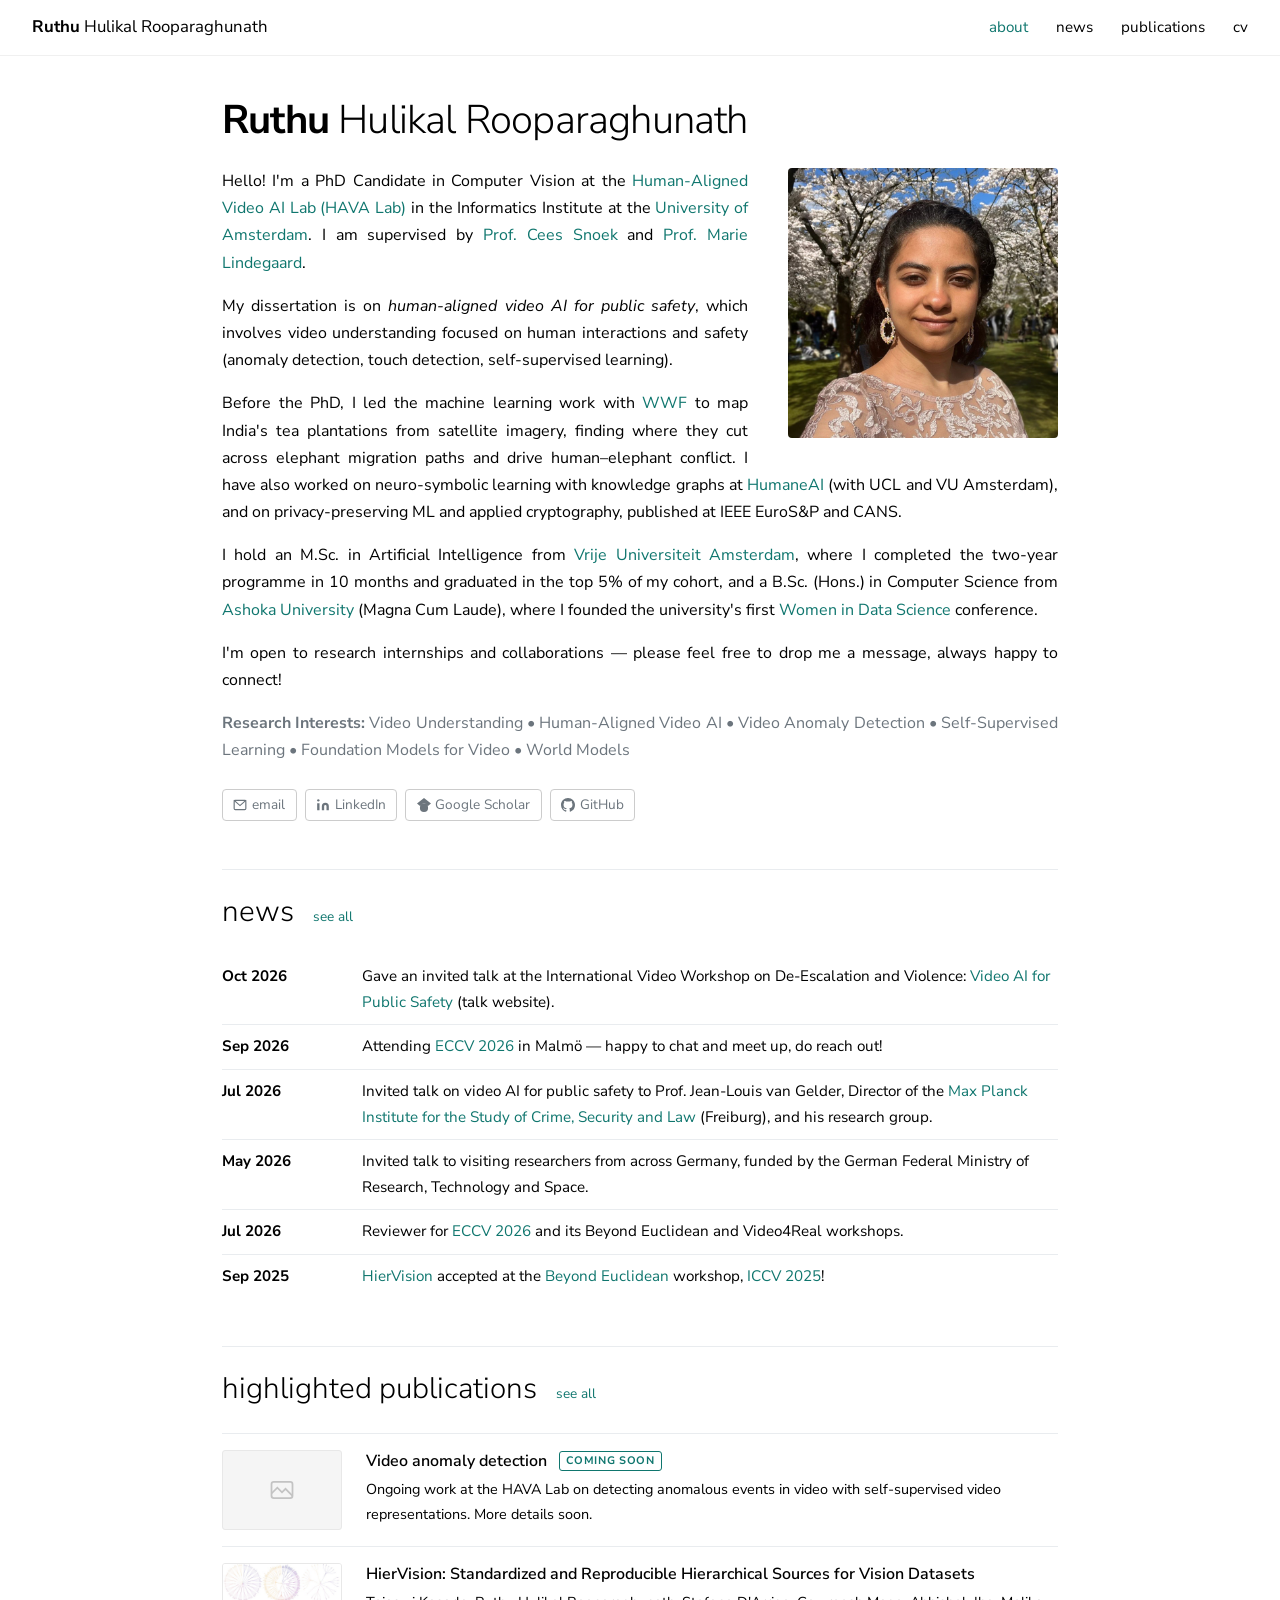
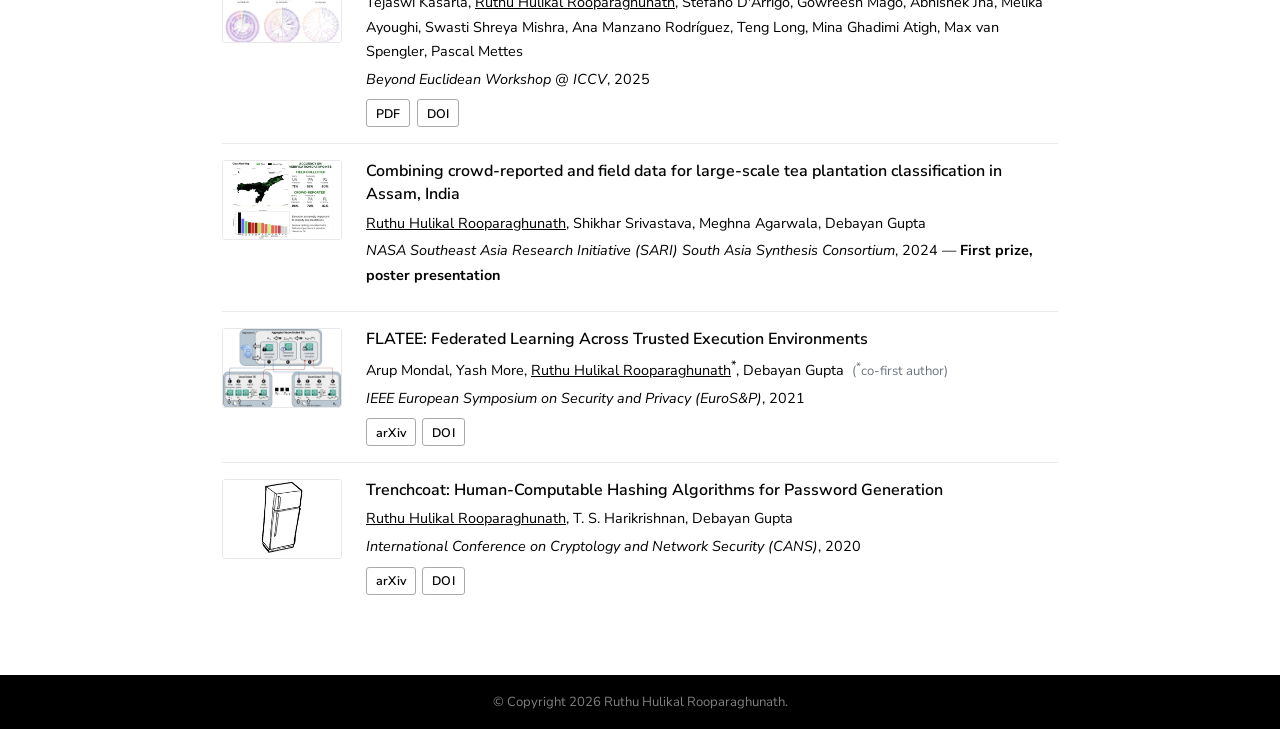
<file: index.html>
<!DOCTYPE html>
<html lang="en">
<head>
  <meta charset="UTF-8">
  <meta name="viewport" content="width=device-width, initial-scale=1.0">
  <title>Ruthu Hulikal Rooparaghunath</title>
  <meta name="description" content="Ruthu Hulikal Rooparaghunath — PhD Candidate in Computer Vision at the HAVA Lab, University of Amsterdam. Human-aligned video AI, video understanding, and video anomaly detection.">
  <meta property="og:type" content="website">
  <meta property="og:title" content="Ruthu Hulikal Rooparaghunath">
  <meta property="og:description" content="PhD Candidate in Computer Vision at the HAVA Lab, University of Amsterdam — human-aligned video AI for public safety.">
  <!-- TODO once live: <meta property="og:url" content="https://USERNAME.github.io/"> and
       <meta property="og:image" content="https://USERNAME.github.io/assets/img/profile.jpg"> -->
  <meta name="twitter:card" content="summary">
  <link rel="icon" href="data:image/svg+xml,<svg xmlns='http://www.w3.org/2000/svg' viewBox='0 0 100 100'><rect width='100' height='100' rx='22' fill='%230f766e'/><text x='50' y='73' font-size='66' font-family='Nunito Sans,Helvetica,Arial,sans-serif' font-weight='700' fill='white' text-anchor='middle'>R</text></svg>">
  <link rel="preconnect" href="https://fonts.googleapis.com">
  <link rel="preconnect" href="https://fonts.gstatic.com" crossorigin>
  <link href="https://fonts.googleapis.com/css2?family=Nunito+Sans:wght@300;400;600;700&display=swap" rel="stylesheet">
  <link rel="stylesheet" href="style.css">
</head>
<body>

<nav>
  <a href="index.html" class="nav-brand"><strong>Ruthu</strong> Hulikal Rooparaghunath</a>
  <ul class="nav-links">
    <li><a href="index.html" class="active">about</a></li>
    <li><a href="news.html">news</a></li>
    <li><a href="publications.html">publications</a></li>
    <li><a href="cv.html">cv</a></li>
  </ul>
</nav>

<div class="page">

  <h1 class="about-name"><strong>Ruthu</strong> Hulikal Rooparaghunath</h1>

  <div class="about-body" style="text-align: justify; -webkit-hyphens: auto; hyphens: auto;">

    <img src="assets/img/profile.jpg" alt="Ruthu Hulikal Rooparaghunath" class="profile-photo">

    <p>
      Hello! I'm a PhD Candidate in Computer Vision at the
      <a href="https://dsc.uva.nl/programmes/interdisciplinary-phd-programme/hava-lab/hava-lab.html" target="_blank">Human-Aligned Video AI Lab (HAVA Lab)</a>
      in the Informatics Institute at the <a href="https://www.uva.nl/" target="_blank">University of Amsterdam</a>.
      I am supervised by <a href="https://www.ceessnoek.info/" target="_blank">Prof. Cees Snoek</a> and
      <a href="https://nscr.nl/en/marie-rosenkrantz-lindegaard-bijzonder-hoogleraar-dynamics-of-crime-and-violence/" target="_blank">Prof. Marie Lindegaard</a>.
    </p>

    <p>
      My dissertation is on <em>human-aligned video AI for public safety</em>, which involves video
      understanding focused on human interactions and safety (anomaly detection, touch detection,
      self-supervised learning).
    </p>

    <p>
      Before the PhD, I led the machine learning work with
      <a href="https://www.wwfindia.org/" target="_blank">WWF</a> to map India's tea plantations from
      satellite imagery, finding where they cut across elephant migration paths and drive
      human–elephant conflict. I have also worked on neuro-symbolic learning with
      knowledge graphs at <a href="https://www.humane-ai.eu/" target="_blank">HumaneAI</a>
      (with UCL and VU Amsterdam), and on privacy-preserving ML and applied cryptography, published at
      IEEE EuroS&amp;P and CANS.
    </p>

    <p>
      I hold an M.Sc. in Artificial Intelligence from
      <a href="https://vu.nl/en" target="_blank">Vrije Universiteit Amsterdam</a>, where I completed the
      two-year programme in 10 months and graduated in the top 5% of my cohort, and a B.Sc. (Hons.) in
      Computer Science from <a href="https://www.ashoka.edu.in/" target="_blank">Ashoka University</a>
      (Magna Cum Laude), where I founded the university's first
      <a href="https://www.widsconference.org/" target="_blank">Women in Data Science</a> conference.
    </p>

    <p>
      I'm open to research internships and collaborations — please feel free to drop me a message,
      always happy to connect!
    </p>

    <p style="color: var(--muted)"><strong>Research Interests:</strong> Video Understanding • Human-Aligned Video AI • Video Anomaly Detection • Self-Supervised Learning • Foundation Models for Video • World Models</p>
  </div>

  <div class="social-links">
    <a href="mailto:r.h.rooparaghunath@uva.nl" class="social-link">
      <svg viewBox="0 0 24 24" fill="none" stroke="currentColor" stroke-width="2" stroke-linecap="round"><rect x="2" y="4" width="20" height="16" rx="2"/><polyline points="2,4 12,13 22,4"/></svg>
      email
    </a>
    <a href="https://www.linkedin.com/in/ruthu-rooparaghunath-9b02b8358/" target="_blank" class="social-link">
      <svg viewBox="0 0 24 24" fill="currentColor"><path d="M16 8a6 6 0 016 6v7h-4v-7a2 2 0 00-2-2 2 2 0 00-2 2v7h-4v-7a6 6 0 016-6zM2 9h4v12H2z"/><circle cx="4" cy="4" r="2"/></svg>
      LinkedIn
    </a>
    <a href="https://scholar.google.com/citations?user=RM1dNQoAAAAJ" target="_blank" class="social-link">
      <svg viewBox="0 0 24 24" fill="currentColor"><path d="M5.242 13.769L0 9.5 12 0l12 9.5-5.242 4.269C17.548 11.249 14.978 9.5 12 9.5c-2.977 0-5.548 1.748-6.758 4.269zM12 10a7 7 0 1 0 0 14 7 7 0 0 0 0-14z"/></svg>
      Google Scholar
    </a>
    <!-- TODO: paste your GitHub URL -->
    <a href="https://github.com/" target="_blank" class="social-link">
      <svg viewBox="0 0 24 24" fill="currentColor"><path d="M12 0C5.37 0 0 5.37 0 12c0 5.3 3.44 9.8 8.21 11.39.6.11.82-.26.82-.58v-2.03c-3.34.73-4.04-1.61-4.04-1.61-.55-1.39-1.34-1.76-1.34-1.76-1.09-.75.08-.73.08-.73 1.2.08 1.84 1.24 1.84 1.24 1.07 1.83 2.81 1.3 3.5.99.11-.78.42-1.3.76-1.6-2.67-.3-5.47-1.33-5.47-5.93 0-1.31.47-2.38 1.24-3.22-.13-.3-.54-1.52.11-3.18 0 0 1.01-.32 3.3 1.23a11.5 11.5 0 016 0c2.29-1.55 3.3-1.23 3.3-1.23.65 1.66.24 2.88.12 3.18.77.84 1.23 1.91 1.23 3.22 0 4.61-2.8 5.62-5.48 5.92.43.37.81 1.1.81 2.22v3.29c0 .32.22.7.83.58A12 12 0 0024 12c0-6.63-5.37-12-12-12z"/></svg>
      GitHub
    </a>
  </div>

  <!-- NEWS PREVIEW -->
  <h2 class="sub-head">news <a href="news.html" class="view-all">see all</a></h2>
  <table class="news-table">
    <tbody>
      <tr>
        <td class="date-cell">Oct 2026</td>
        <td>Gave an invited talk at the International Video Workshop on De-Escalation and Violence: <a href="video-ai-public-safety/" target="_blank">Video AI for Public Safety</a> (talk website).</td>
      </tr>
      <tr>
        <td class="date-cell">Sep 2026</td>
        <td>Attending <a href="https://eccv.ecva.net/" target="_blank">ECCV 2026</a> in Malmö — happy to chat and meet up, do reach out!</td>
      </tr>
      <tr>
        <td class="date-cell">Jul 2026</td>
        <td>Invited talk on video AI for public safety to Prof. Jean-Louis van Gelder, Director of the <a href="https://www.csl.mpg.de/en" target="_blank">Max Planck Institute for the Study of Crime, Security and Law</a> (Freiburg), and his research group.</td>
      </tr>
      <tr>
        <td class="date-cell">May 2026</td>
        <td>Invited talk to visiting researchers from across Germany, funded by the German Federal Ministry of Research, Technology and Space.</td>
      </tr>
      <tr>
        <td class="date-cell">Jul 2026</td>
        <td>Reviewer for <a href="https://eccv.ecva.net/" target="_blank">ECCV 2026</a> and its Beyond Euclidean and Video4Real workshops.</td>
      </tr>
      <tr>
        <td class="date-cell">Sep 2025</td>
        <td><a href="https://openaccess.thecvf.com/content/ICCV2025W/BEW/papers/Kasarla_HierVision_Standardized_and_Reproducible_Hierarchical_Sources_for_Vision_Datasets_ICCVW_2025_paper.pdf" target="_blank">HierVision</a> accepted at the <a href="https://iccv.thecvf.com/virtual/2025/workshop/2763" target="_blank">Beyond Euclidean</a> workshop, <a href="https://iccv.thecvf.com" target="_blank">ICCV 2025</a>!</td>
      </tr>
    </tbody>
  </table>

  <!-- PUBLICATIONS PREVIEW -->
  <h2 class="sub-head">highlighted publications <a href="publications.html" class="view-all">see all</a></h2>

  <div class="pub-item">
    <div class="pub-thumb-placeholder"><svg viewBox="0 0 24 24" fill="none" stroke="currentColor" stroke-width="1.5"><rect x="3" y="5" width="18" height="14" rx="2"/><path d="M3 15l5-5 4 4 3-3 6 6"/></svg></div>
    <div class="pub-details">
      <div class="pub-title">Video anomaly detection <span class="pub-tag">coming soon</span></div>
      <div class="pub-venue" style="margin-bottom:0">Ongoing work at the HAVA Lab on detecting anomalous events in video with self-supervised video representations. More details soon.</div>
    </div>
  </div>

  <div class="pub-item">
    <img src="assets/img/pub-hiervision.jpg" alt="HierVision: hierarchy visualisations for six vision datasets" class="pub-thumb">
    <div class="pub-details">
      <div class="pub-title">HierVision: Standardized and Reproducible Hierarchical Sources for Vision Datasets</div>
      <div class="pub-authors">Tejaswi Kasarla, <span class="me">Ruthu Hulikal Rooparaghunath</span>, Stefano D'Arrigo, Gowreesh Mago, Abhishek Jha, Melika Ayoughi, Swasti Shreya Mishra, Ana Manzano Rodríguez, Teng Long, Mina Ghadimi Atigh, Max van Spengler, Pascal Mettes</div>
      <div class="pub-venue"><em>Beyond Euclidean Workshop @ ICCV</em>, 2025</div>
      <div class="pub-buttons">
        <a href="https://openaccess.thecvf.com/content/ICCV2025W/BEW/papers/Kasarla_HierVision_Standardized_and_Reproducible_Hierarchical_Sources_for_Vision_Datasets_ICCVW_2025_paper.pdf" target="_blank" class="pub-btn">PDF</a>
        <a href="https://doi.org/10.1109/ICCVW69036.2025.00076" target="_blank" class="pub-btn">DOI</a>
      </div>
    </div>
  </div>

  <div class="pub-item">
    <img src="assets/img/pub-assamtea.jpg" alt="Results: classified map of Assam, verification accuracy on field-collected and crowd-reported data, and feature importance" class="pub-thumb">
    <div class="pub-details">
      <div class="pub-title">Combining crowd-reported and field data for large-scale tea plantation classification in Assam, India</div>
      <div class="pub-authors"><span class="me">Ruthu Hulikal Rooparaghunath</span>, Shikhar Srivastava, Meghna Agarwala, Debayan Gupta</div>
      <div class="pub-venue"><em>NASA Southeast Asia Research Initiative (SARI) South Asia Synthesis Consortium</em>, 2024 — <strong>First prize, poster presentation</strong></div>
    </div>
  </div>

  <div class="pub-item">
    <img src="assets/img/pub-flatee.jpg" alt="FLATEE: federated learning across trusted execution environments" class="pub-thumb">
    <div class="pub-details">
      <div class="pub-title">FLATEE: Federated Learning Across Trusted Execution Environments</div>
      <div class="pub-authors">Arup Mondal, Yash More, <span class="me">Ruthu Hulikal Rooparaghunath</span><sup>*</sup>, Debayan Gupta &nbsp;<span style="color:var(--muted); font-size:0.82rem">(<sup>*</sup>co-first author)</span></div>
      <div class="pub-venue"><em>IEEE European Symposium on Security and Privacy (EuroS&amp;P)</em>, 2021</div>
      <div class="pub-buttons">
        <a href="https://arxiv.org/abs/2111.06867" target="_blank" class="pub-btn">arXiv</a>
        <a href="https://doi.org/10.1109/EuroSP51992.2021.00054" target="_blank" class="pub-btn">DOI</a>
      </div>
    </div>
  </div>

  <div class="pub-item">
    <img src="assets/img/pub-trenchcoat.jpg" alt="Trenchcoat: stimulus drawings used in the password-generation study" class="pub-thumb">
    <div class="pub-details">
      <div class="pub-title">Trenchcoat: Human-Computable Hashing Algorithms for Password Generation</div>
      <div class="pub-authors"><span class="me">Ruthu Hulikal Rooparaghunath</span>, T. S. Harikrishnan, Debayan Gupta</div>
      <div class="pub-venue"><em>International Conference on Cryptology and Network Security (CANS)</em>, 2020</div>
      <div class="pub-buttons">
        <a href="https://arxiv.org/abs/2310.12706" target="_blank" class="pub-btn">arXiv</a>
        <a href="https://doi.org/10.1007/978-3-030-65411-5_9" target="_blank" class="pub-btn">DOI</a>
      </div>
    </div>
  </div>

</div>

<footer>
  <p>© Copyright 2026 Ruthu Hulikal Rooparaghunath.</p>
</footer>

</body>
</html>
</file>
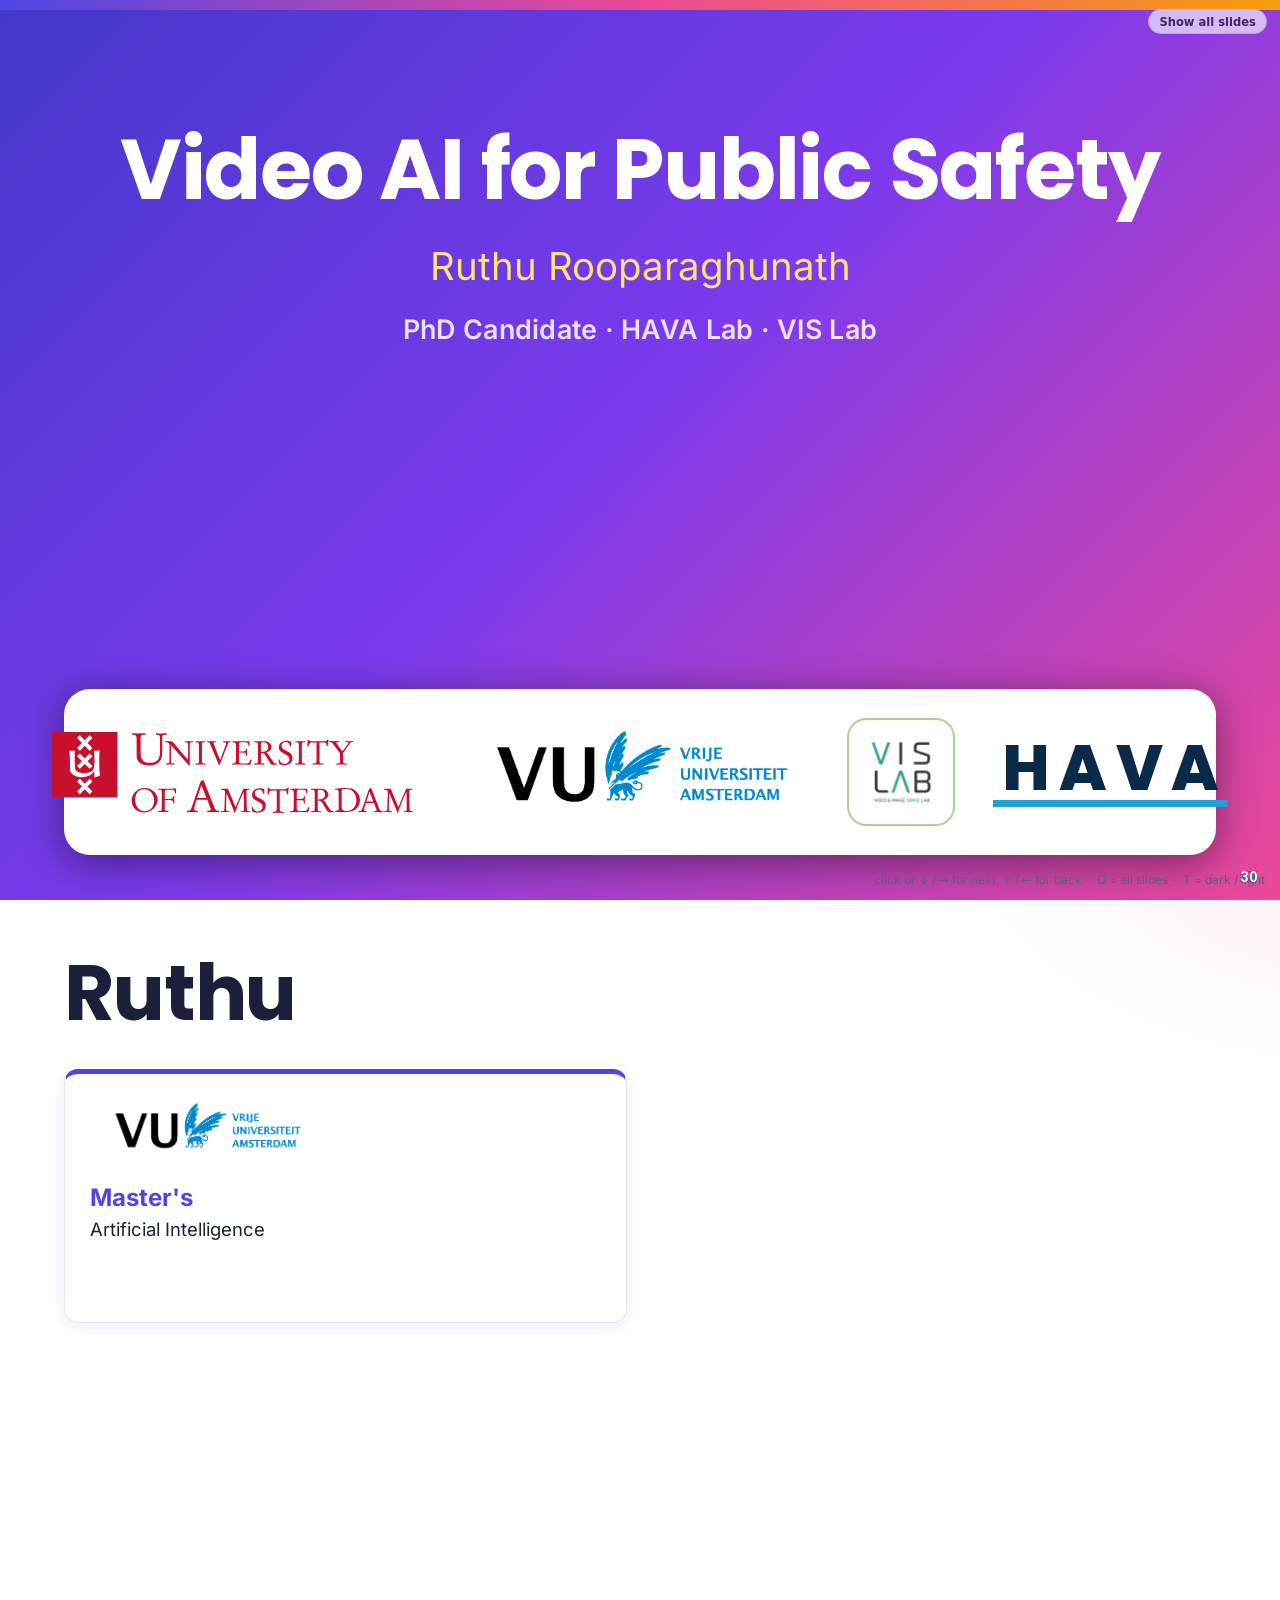
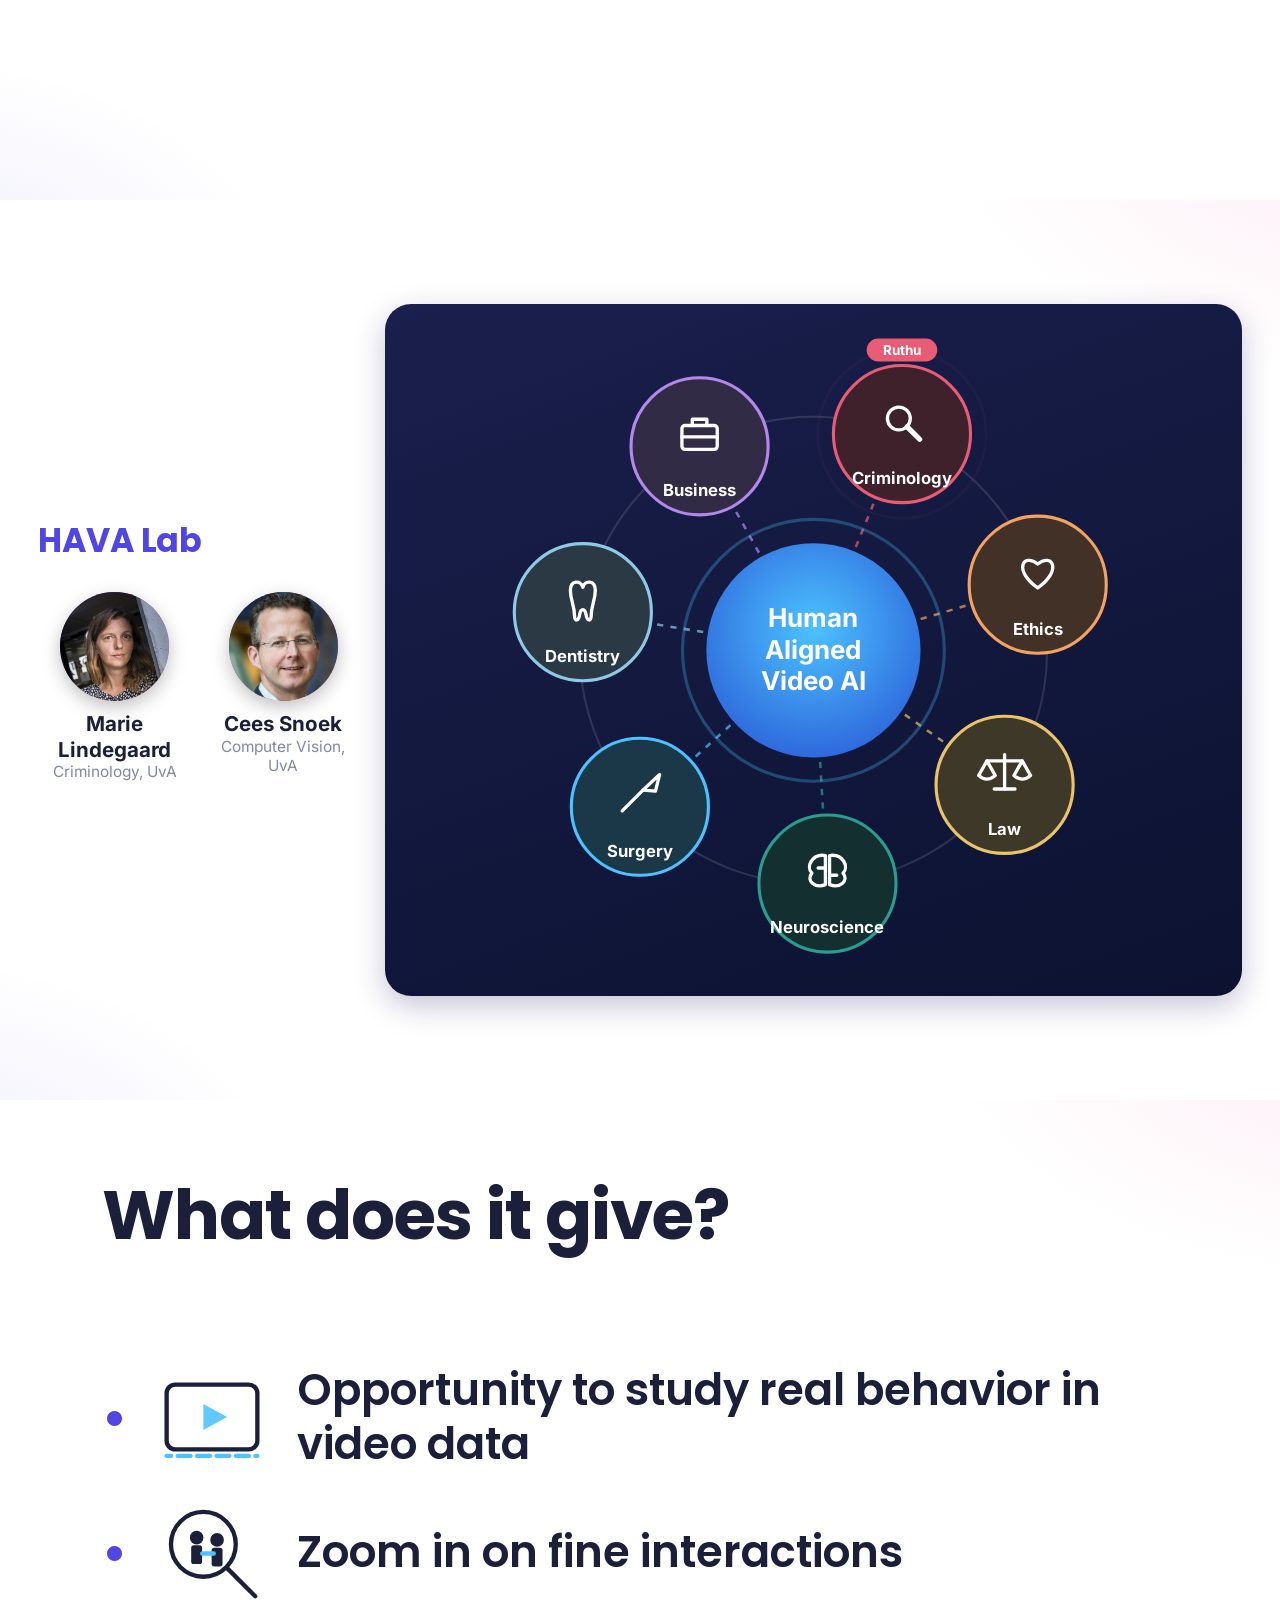
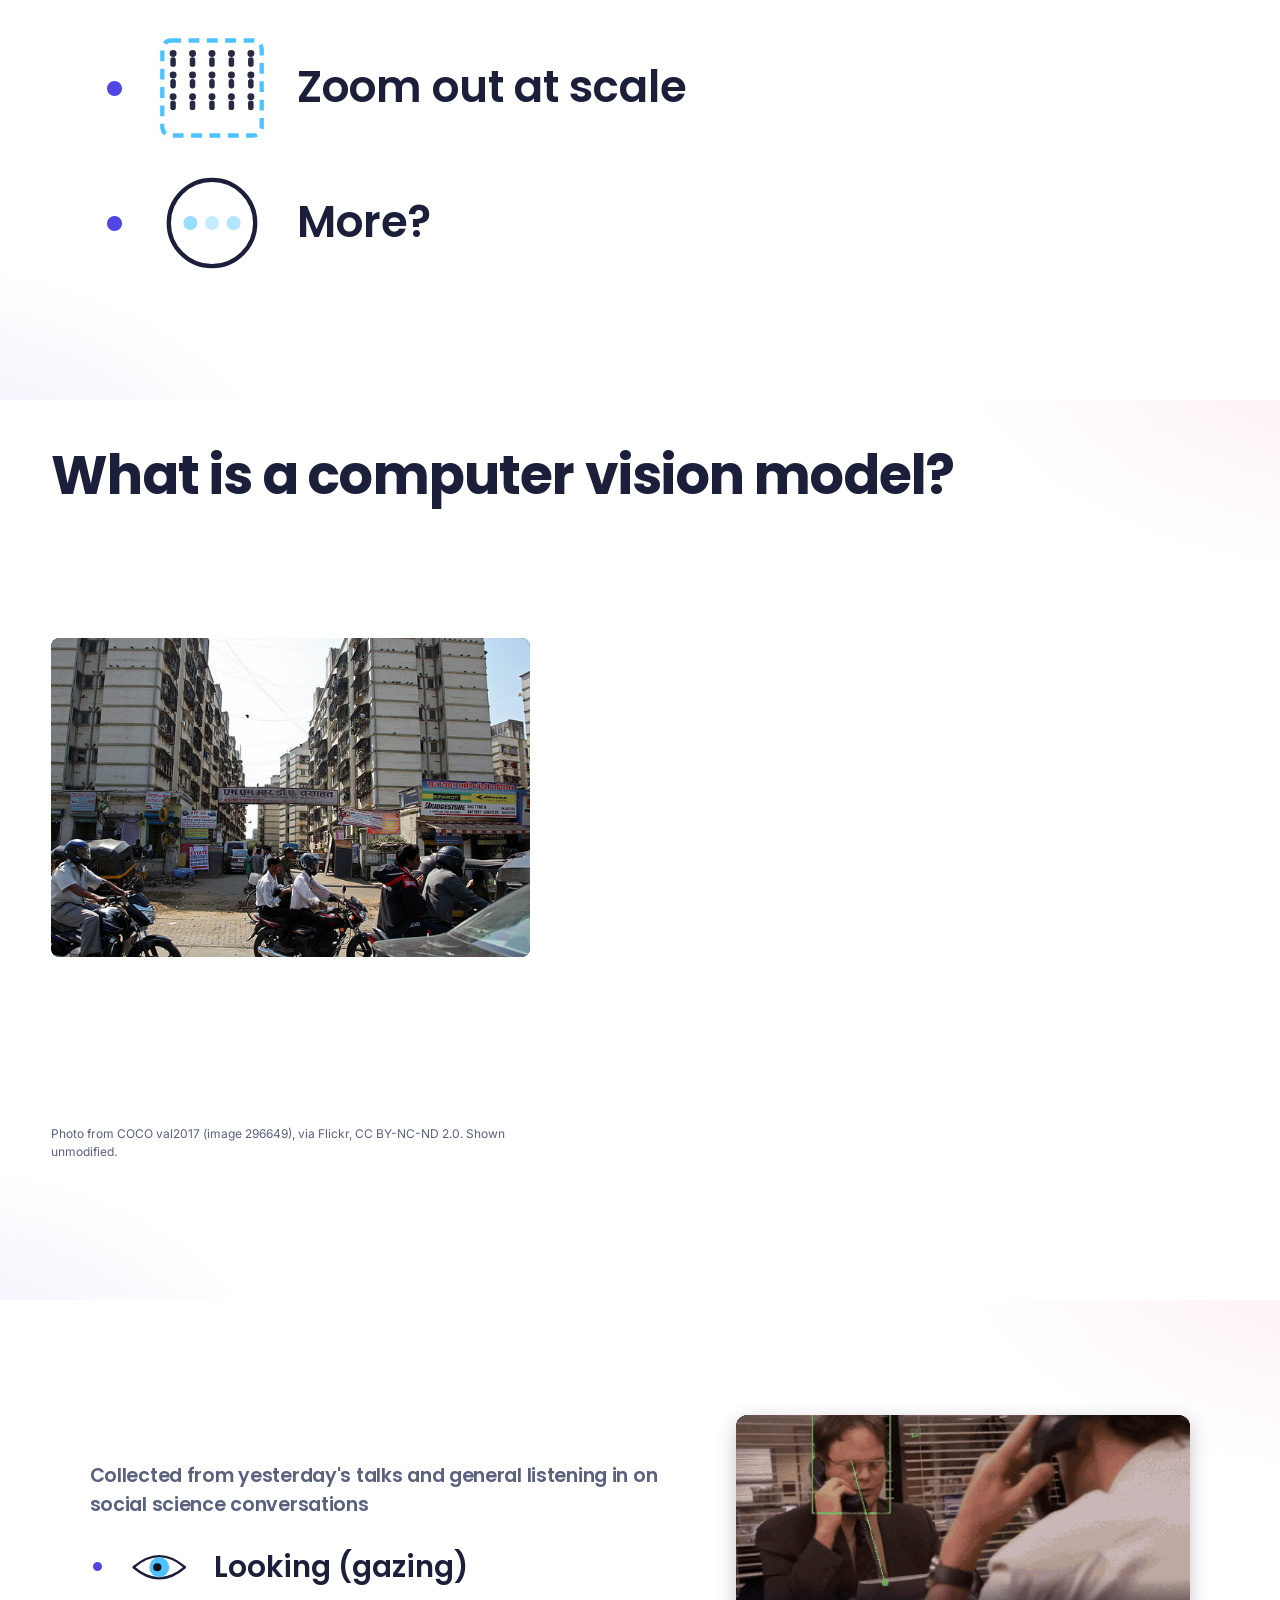
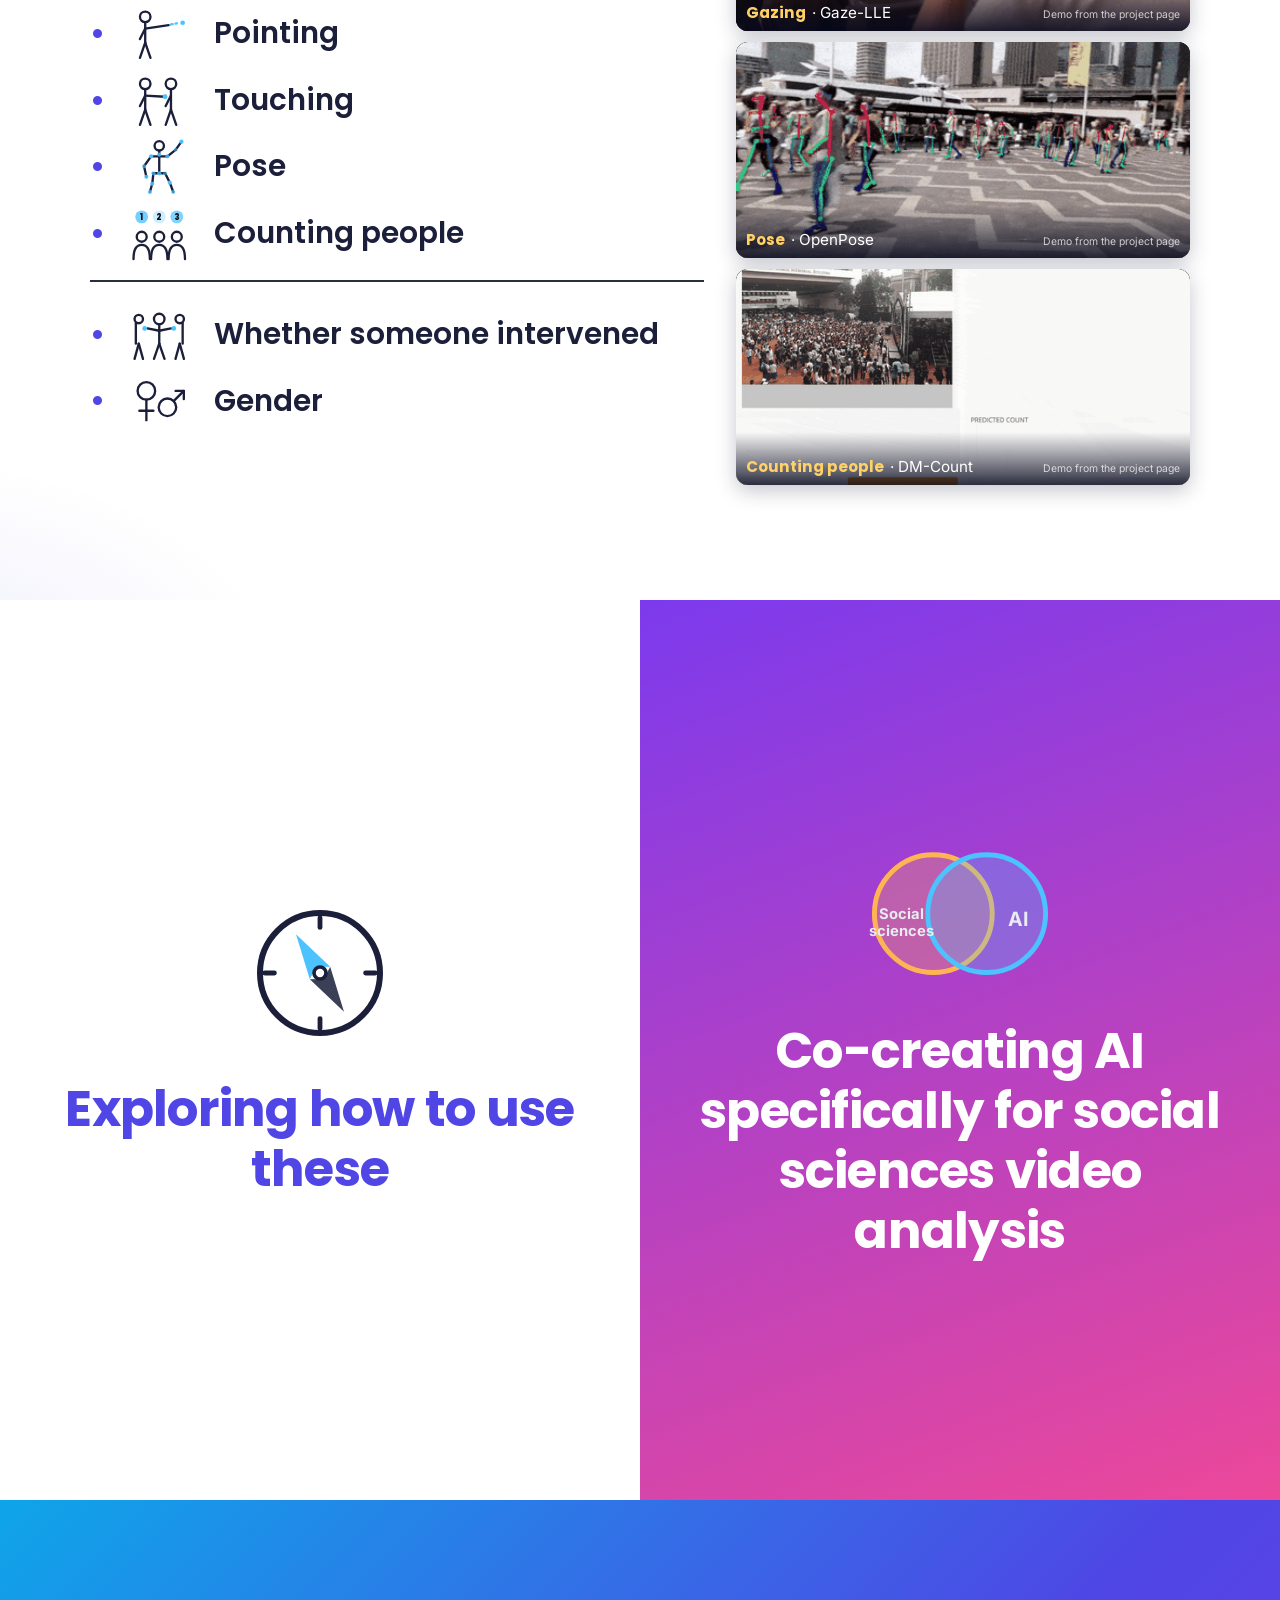
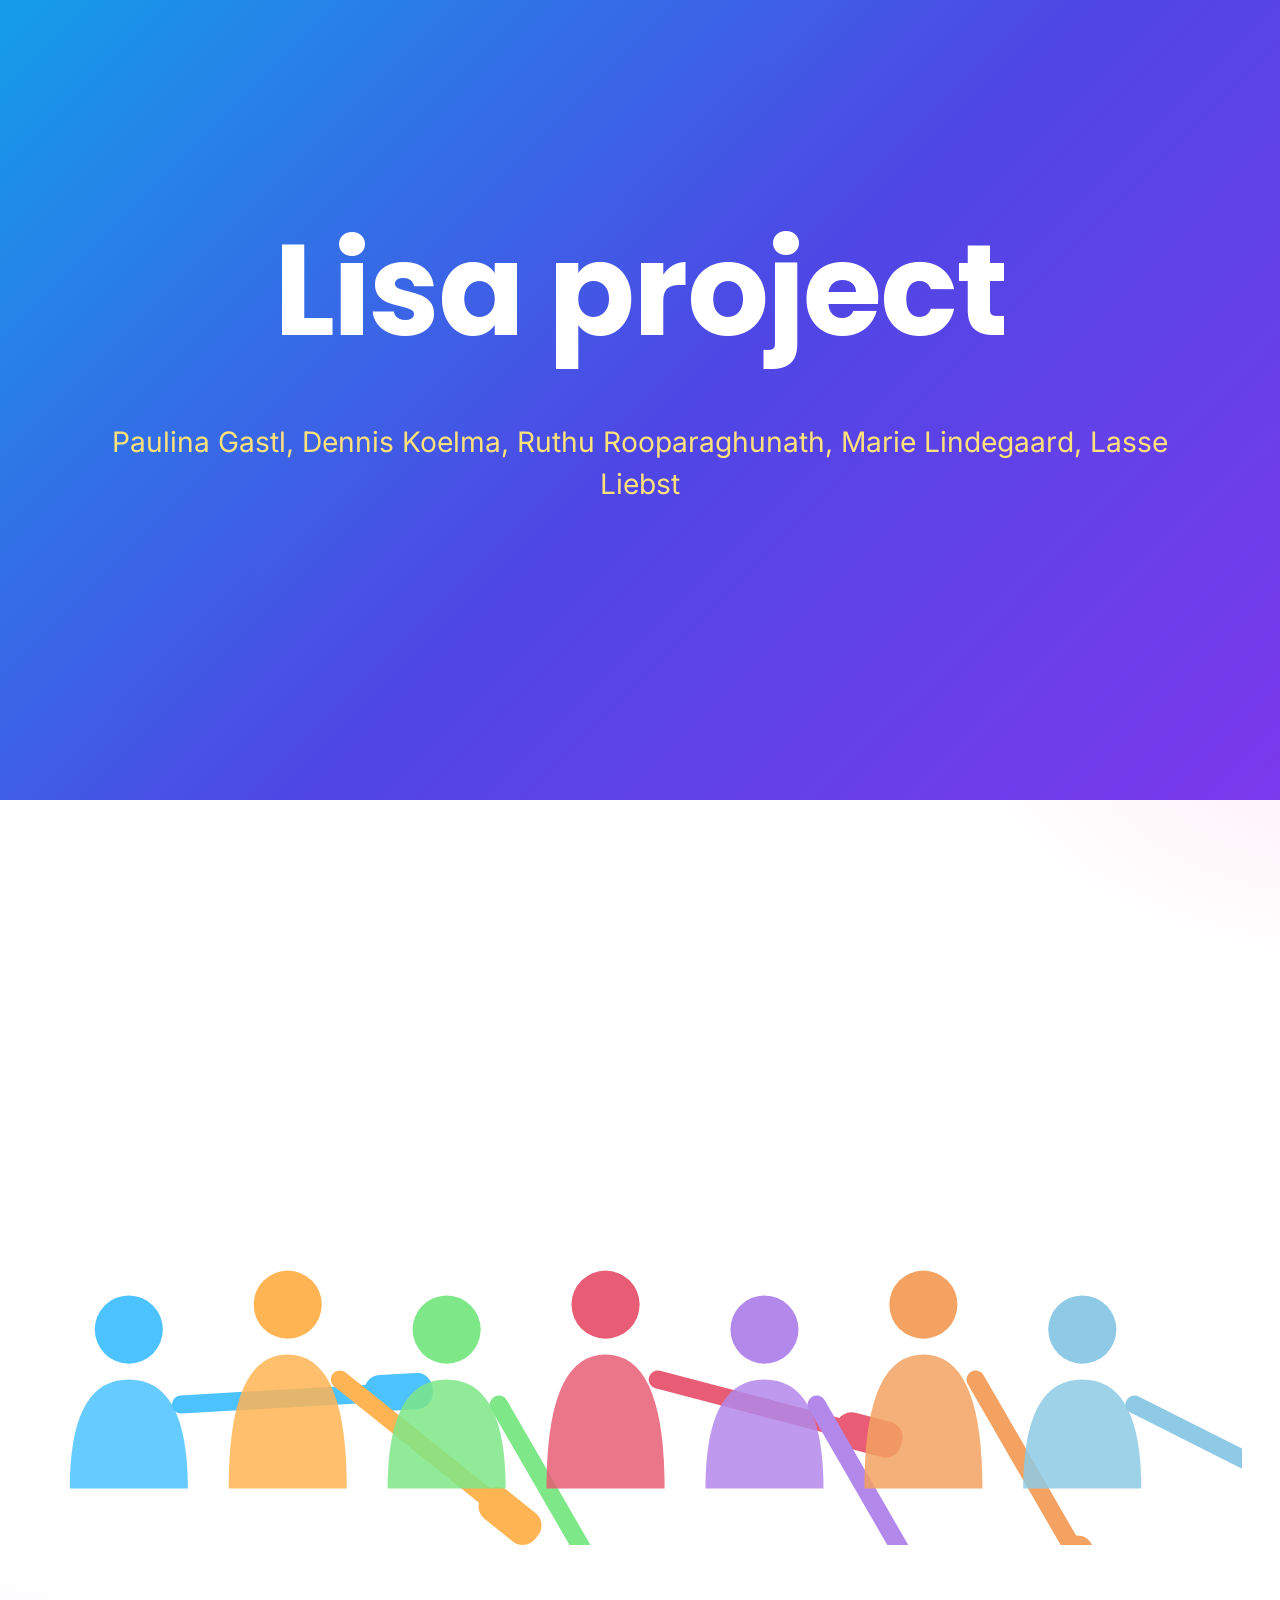
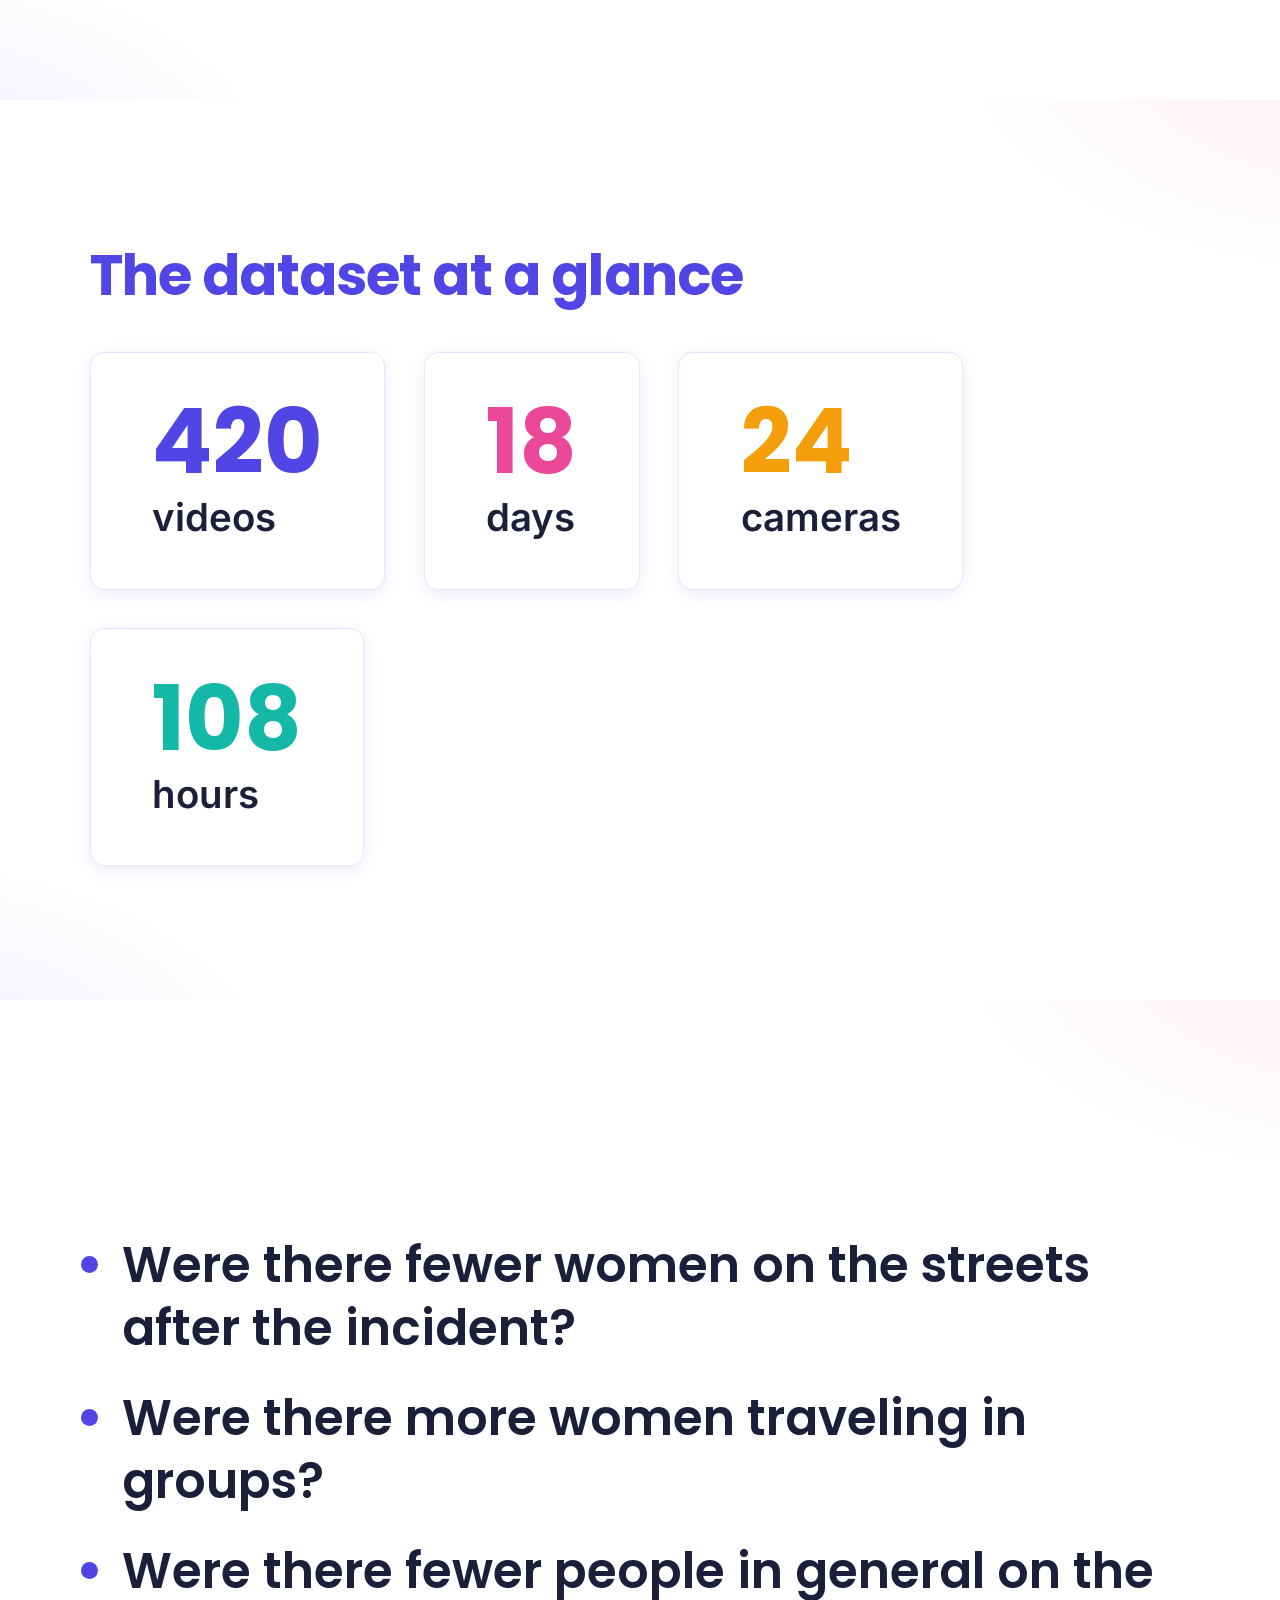
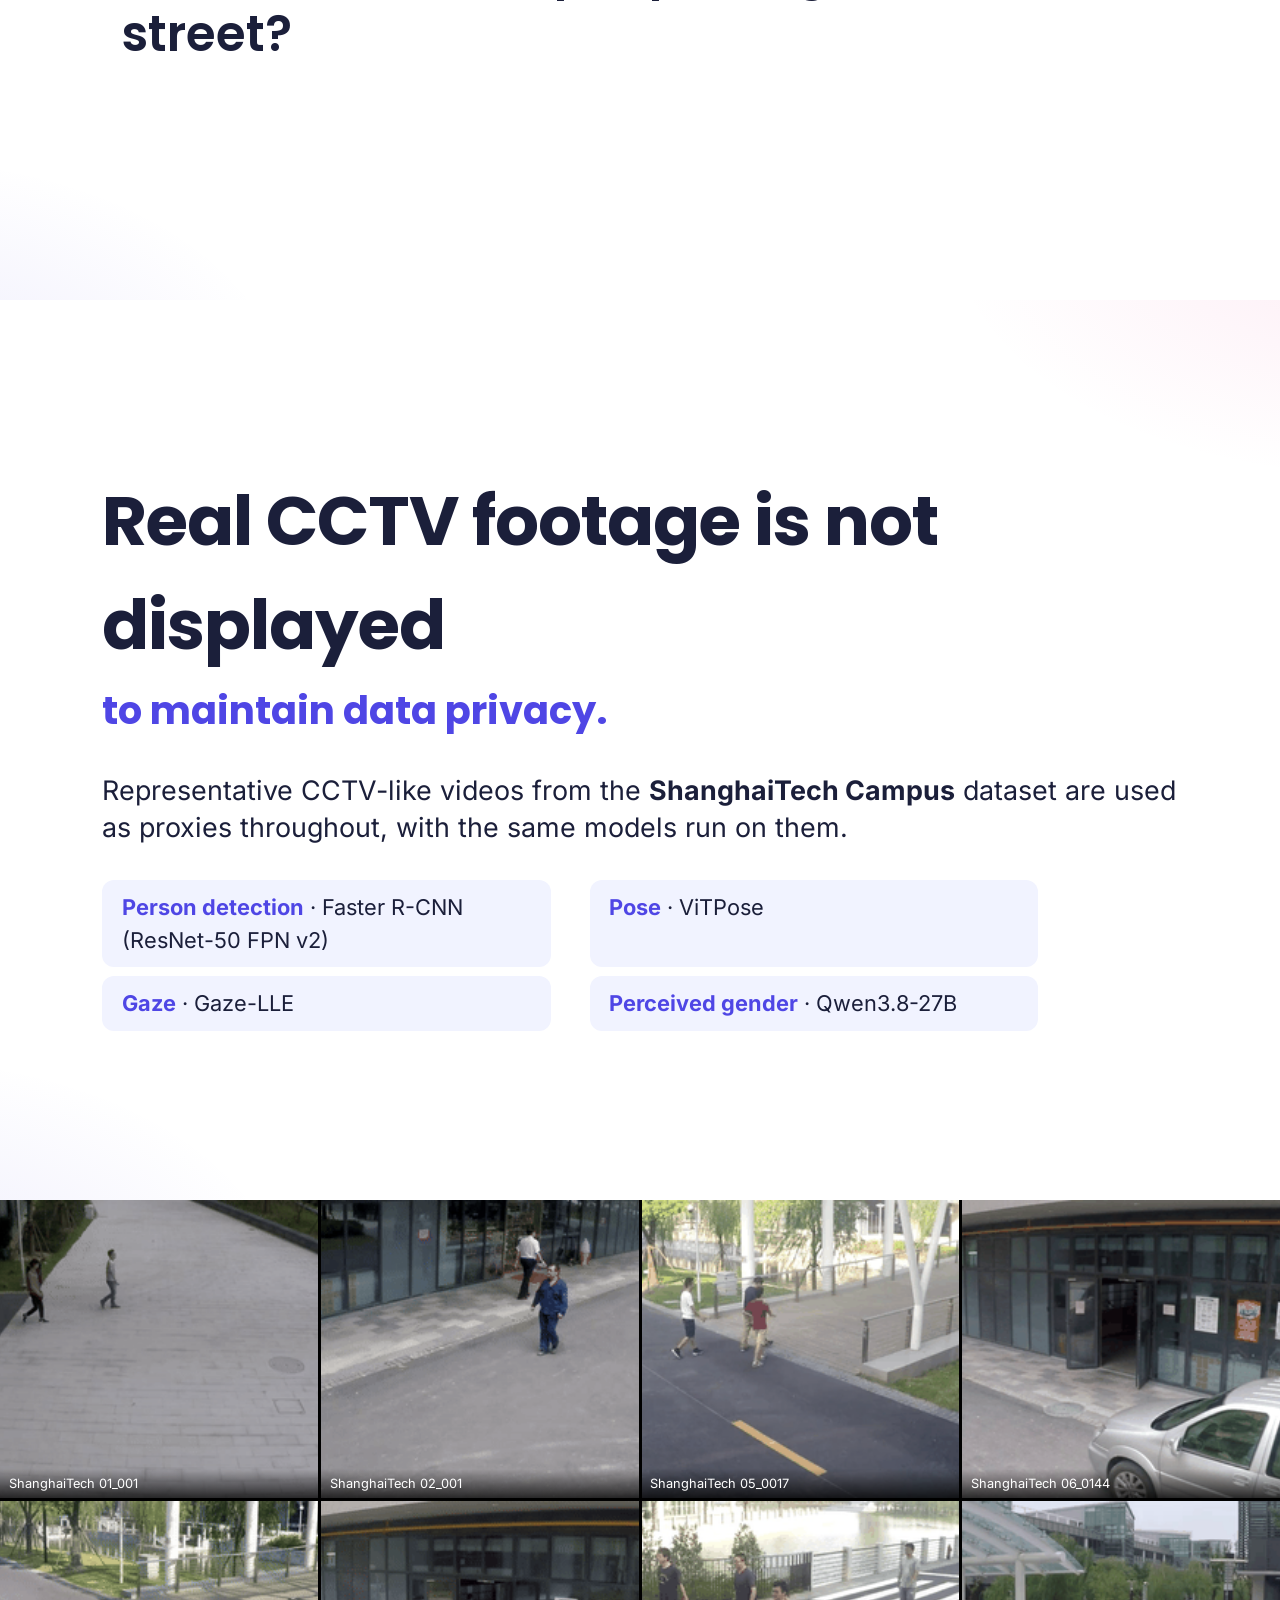
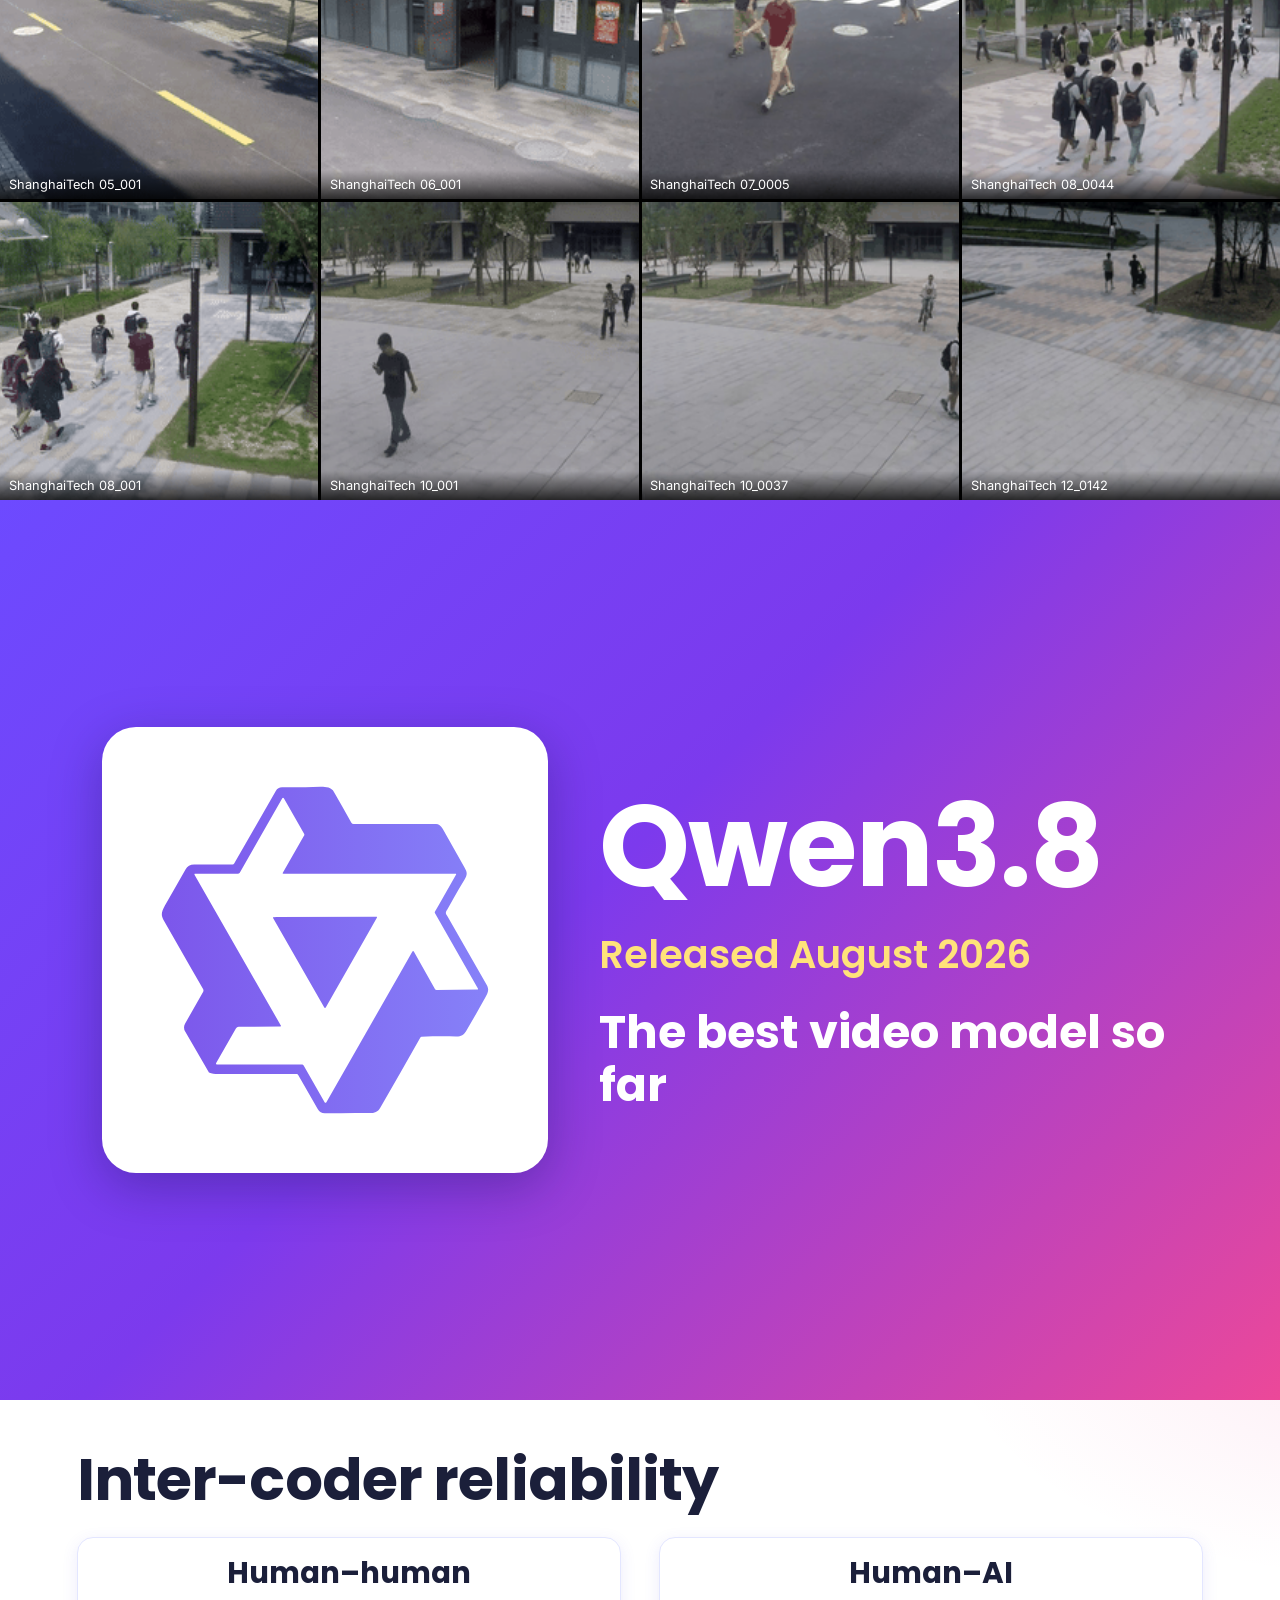
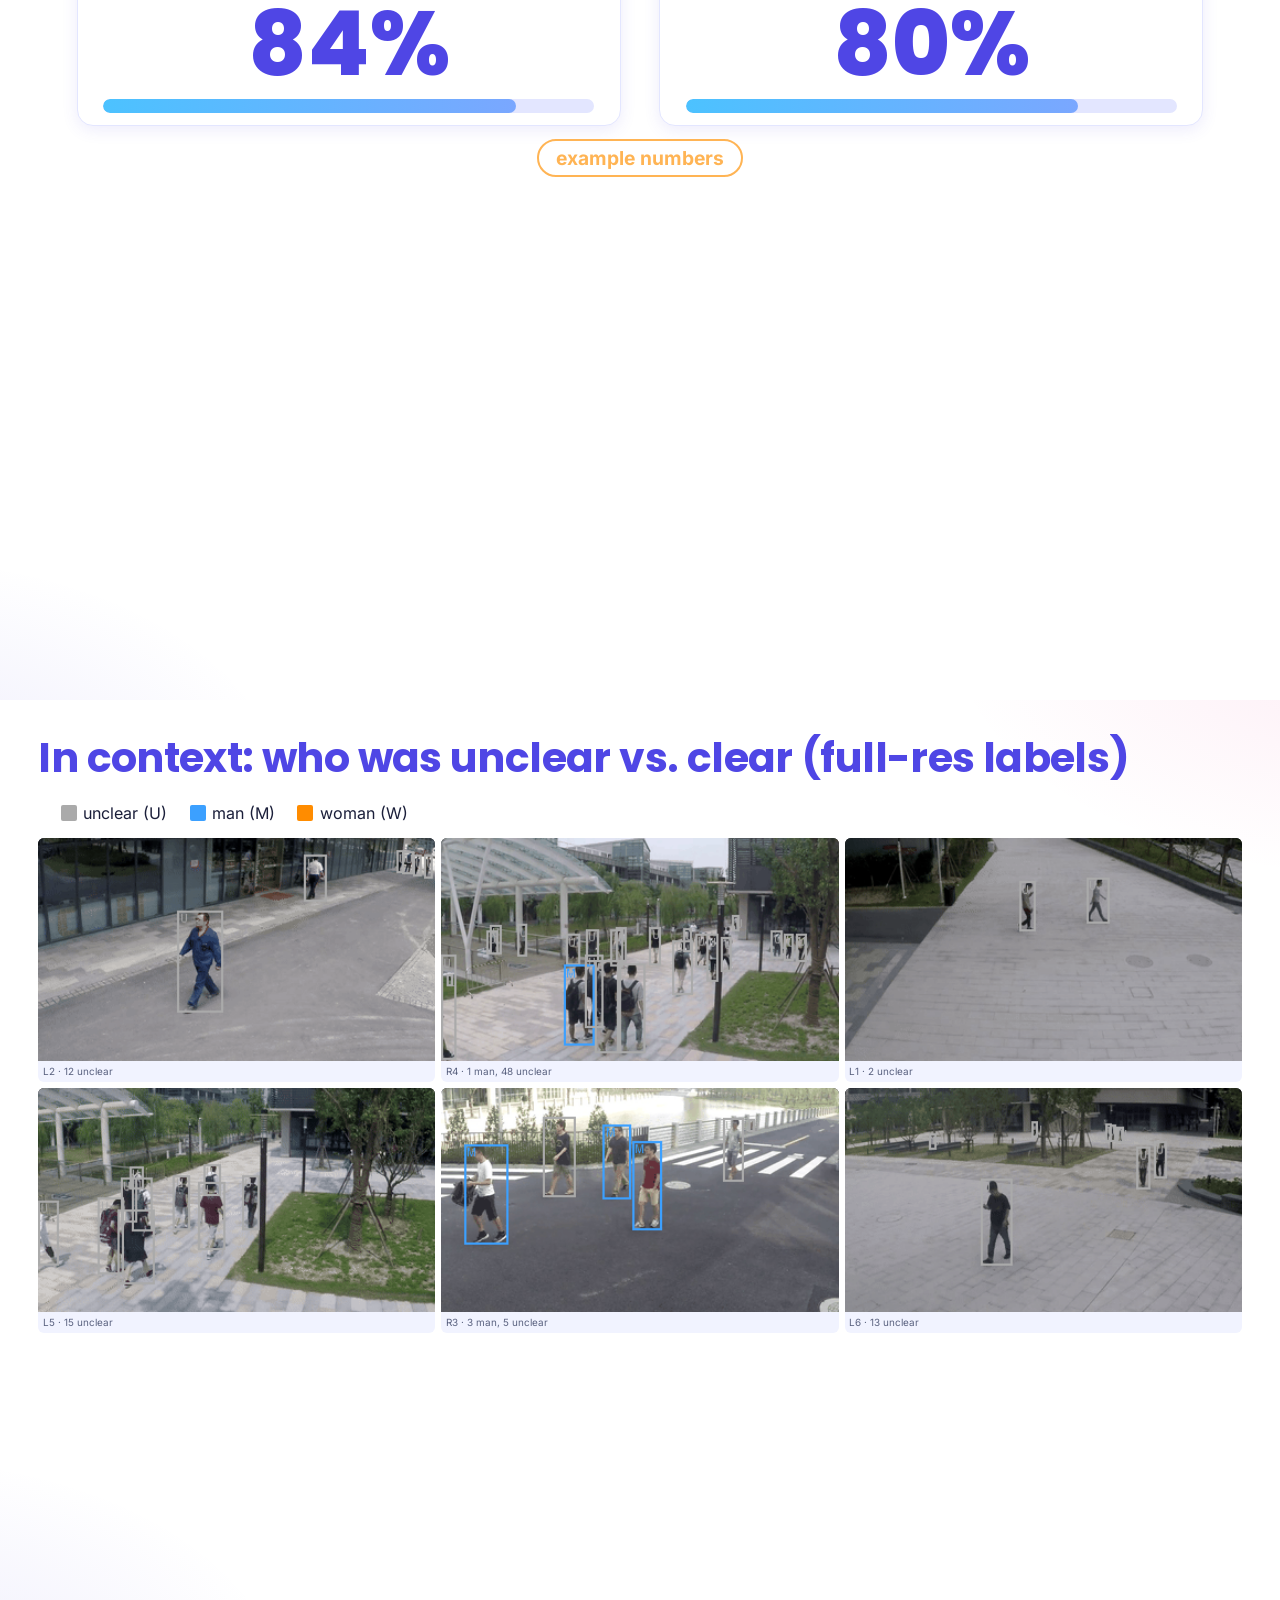
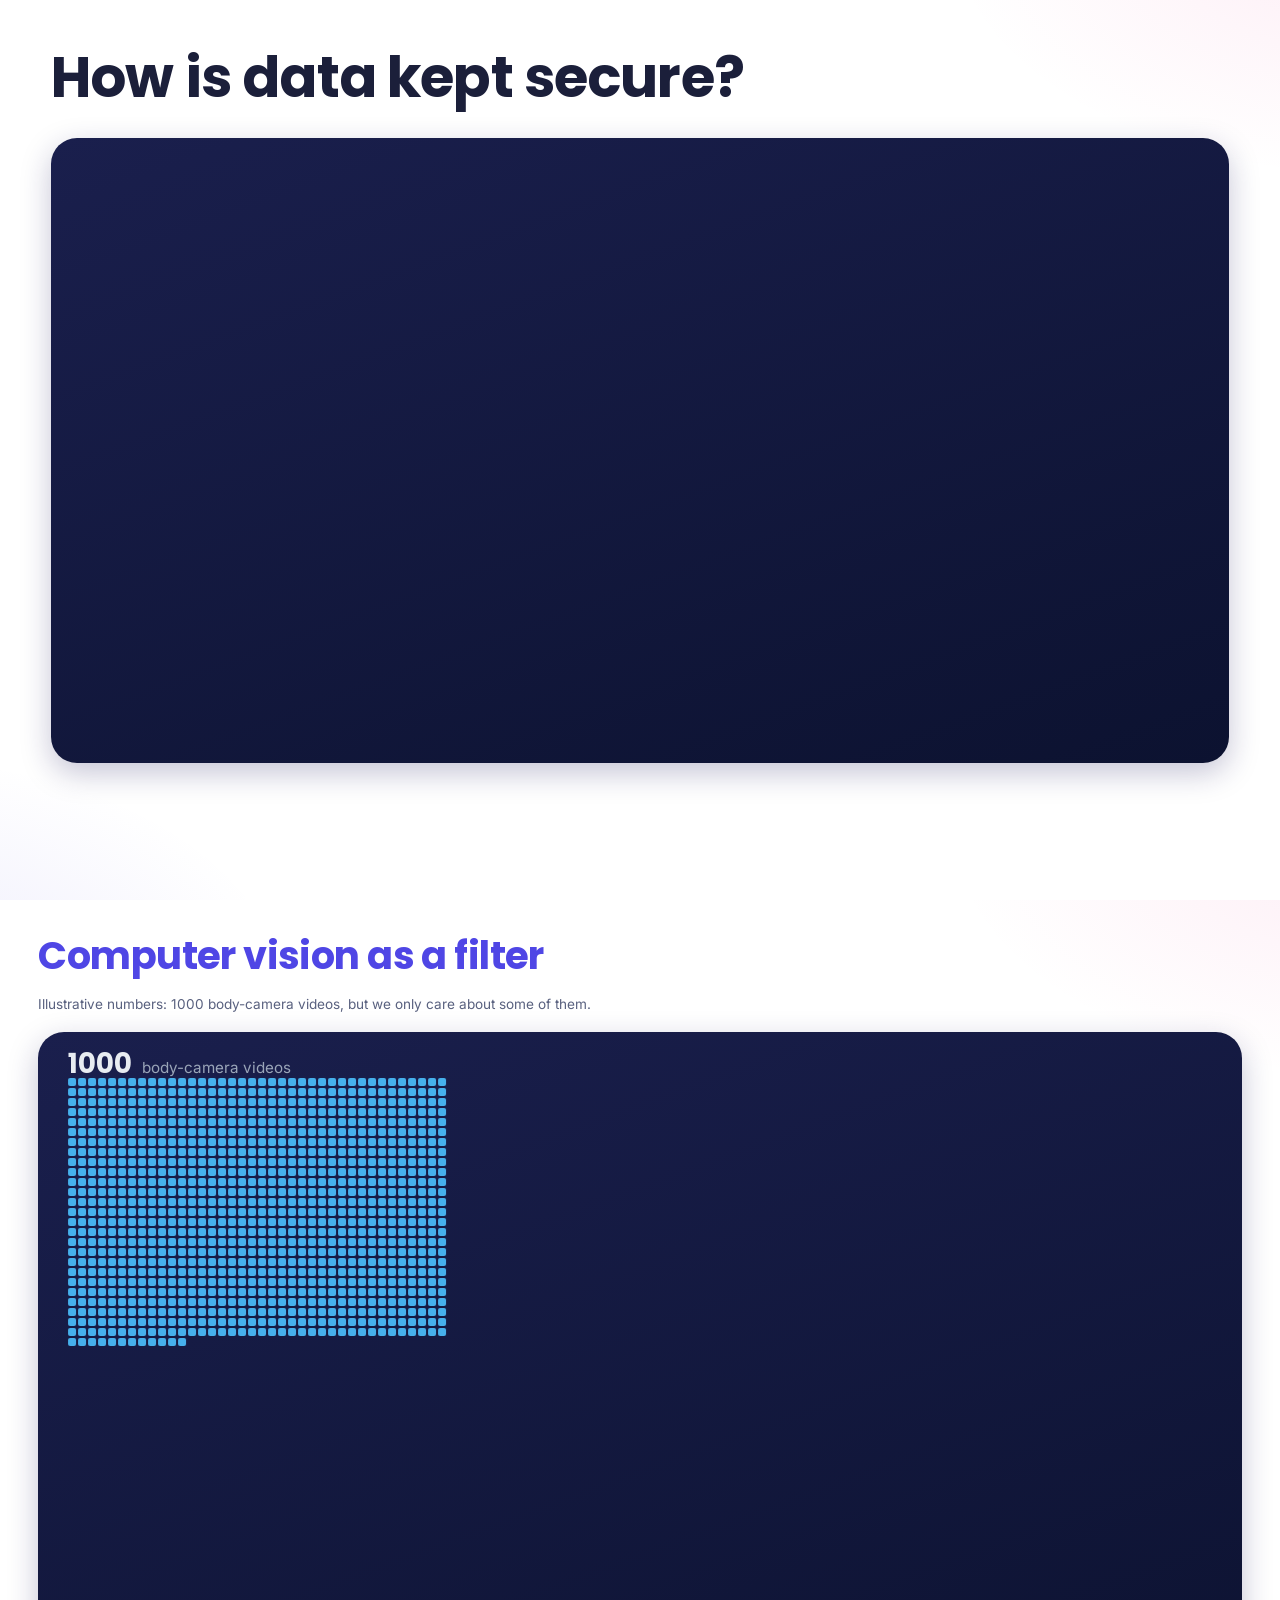
<file: video-ai-public-safety/index.html>
<!doctype html>
<html lang="en" class="light">
<head>
<meta charset="utf-8">
<meta name="viewport" content="width=device-width, initial-scale=1">
<title>CCTV Night Footage, August 2025</title>
<style>
  :root { --bg:#0e1116; --fg:#e8ecf1; --muted:#8b95a5; --accent:#4cc2ff; --card:#171c24; }
  * { box-sizing: border-box; }
  html { scroll-snap-type: y mandatory; }
  body { margin:0; background:var(--bg); color:var(--fg); font:18px/1.5 system-ui,sans-serif; }
  section { min-height:100vh; scroll-snap-align:start; padding:6vh 7vw; display:flex; flex-direction:column; justify-content:center; }
  h1 { font-size:clamp(2.2rem,5vw,4rem); margin:0 0 .4em; }
  h2 { font-size:clamp(1.6rem,3.2vw,2.6rem); margin:0 0 .6em; color:var(--accent); }
  p, li { max-width:60ch; color:var(--muted); }
  .big { display:flex; gap:3vw; flex-wrap:wrap; }
  .stat { background:var(--card); border-radius:14px; padding:1.2em 1.6em; min-width:10em; }
  .stat b { display:block; font-size:2.4rem; color:var(--fg); }
  pre { background:var(--card); padding:1.2em; border-radius:12px; color:var(--fg); overflow-x:auto; }
  table { border-collapse:collapse; font-size:.8rem; }
  td, th { padding:.25em .6em; border-bottom:1px solid #263041; text-align:left; }
  .grid-wrap { display:grid; grid-template-columns:1fr 1fr; gap:2vw; }
  .half h3 { margin:0 0 .5em; font-size:1.1rem; }
  .half.before h3 { color:#ffb454; } .half.after h3 { color:#7ee787; }
  .gifs { display:grid; grid-template-columns:repeat(3,1fr); gap:.6vw; }
  figure { margin:0; background:var(--card); border-radius:8px; overflow:hidden; }
  figure img { display:block; width:100%; aspect-ratio:16/9; object-fit:cover; background:#222; }
  figcaption { font-size:.62rem; padding:.3em .5em; color:var(--muted); }
  .divider { border-left:2px dashed #3a4558; padding-left:2vw; }

  section.full { padding:0; position:relative; height:100vh; overflow:hidden; }
  .fullgrid { display:grid; grid-template-columns:repeat(4,1fr); grid-template-rows:repeat(3,1fr); gap:3px; width:100%; height:100%; background:#000; }
  .fullgrid figure { position:relative; border-radius:0; }
  .fullgrid img { width:100%; height:100%; aspect-ratio:auto; object-fit:cover; }
  .fullgrid figcaption { position:absolute; left:0; bottom:0; right:0; font-size:.8rem; padding:.4em .7em; color:#fff; background:linear-gradient(transparent,rgba(0,0,0,.75)); }
  .midline { position:absolute; top:0; bottom:0; left:50%; width:6px; margin-left:-3px; background:#fff; box-shadow:0 0 18px rgba(0,0,0,.8); z-index:2; }
  .halflabel { position:absolute; top:2vh; z-index:3; font-size:clamp(1.2rem,2.4vw,2.2rem); font-weight:700; padding:.2em .7em; border-radius:8px; background:rgba(0,0,0,.7); }
  .halflabel.l { left:2vw; color:#ffb454; } .halflabel.r { right:2vw; color:#7ee787; }
  .fullgrid figure img.ov { position:absolute; inset:0; }
  .fullgrid figcaption { z-index:1; }
  .reveal { opacity:0; transition:opacity .7s ease; } .reveal.on { opacity:1; }
  section.unclear { justify-content:flex-start; padding:3vh 3vw; }
  section.unclear h2 { margin:0 0 .5em; }
  .ugrid { display:flex; flex-wrap:wrap; gap:6px; align-content:flex-start; }
  .ugrid img { width:96px; height:176px; background:#000; border-radius:4px; }
  section.context { justify-content:flex-start; padding:3vh 3vw; }
  section.context h2 { margin:0 0 .3em; }
  .legend { margin-bottom:.8em; color:var(--fg); font-size:1rem; }
  .legend .sw { display:inline-block; width:1em; height:1em; margin:0 .4em 0 1.4em; vertical-align:-2px; border-radius:2px; }
  .cgrid { display:grid; grid-template-columns:repeat(3,1fr); gap:6px; }
  .cgrid figure { border-radius:6px; }
  .cgrid img { width:100%; aspect-ratio:auto; height:auto; }
  section.unclear h3 { margin:.8em 0 .3em; font-size:1.05rem; }
  .ugrid img { border:2px solid #aaa; }
  section.unclear { justify-content:flex-start; overflow-y:auto; }
  section.sbs { justify-content:flex-start; padding:3vh 3vw; overflow-y:auto; }
  section.sbs h2 { margin:0 0 .2em; font-size:clamp(1.3rem,2.4vw,2rem); }
  section.sbs .note { margin:0 0 .8em; font-size:.85rem; max-width:none; }
  .pairs { display:flex; flex-wrap:wrap; gap:10px 14px; align-content:flex-start; }
  .pair { display:flex; gap:3px; }
  .pair img { width:88px; height:162px; background:#000; border-radius:3px; }
  section.dis { justify-content:flex-start; padding:3vh 3vw; overflow-y:auto; }
  section.dis h2 { margin:0 0 .3em; font-size:clamp(1.3rem,2.4vw,2rem); }
  section.dis h3 { margin:1em 0 .3em; font-size:1rem; color:var(--fg); }
  section.dis .note { margin:0 0 .6em; font-size:.85rem; max-width:none; }
  .prow { display:flex; align-items:flex-start; gap:12px; margin:6px 0; }
  .pid { width:5.5em; font-size:.8rem; color:var(--muted); padding-top:4px; }
  .pcrops { display:flex; gap:6px; flex-wrap:wrap; }
  .pcrops figure { background:var(--card); padding:3px; border-radius:4px; }
  .pcrops figure.conf { outline:2px solid #ff5555; }
  .pcrops img { height:150px; width:auto; max-width:200px; display:block; }
  .pcrops figcaption { font-size:.7rem; padding:2px 0 0; }
  section.titleslide { justify-content:space-between; padding:8vh 5vw 5vh; background:radial-gradient(120% 90% at 50% 0%, #1b2a44 0%, var(--bg) 70%); }
  .titleslide h1 { font-size:clamp(2.4rem,6.6vw,6.2rem); line-height:1.05; margin:0; text-align:center; }
  .titleslide .byline { font-size:clamp(1.3rem,3vw,2.7rem); color:var(--accent); margin:.6em auto 0; text-align:center; max-width:none; }
  .titleslide .roles { font-size:clamp(1rem,2.1vw,1.9rem); color:var(--muted); margin:.5em auto 0; text-align:center; max-width:none; font-weight:600; letter-spacing:.01em; }
  .titleslide .tbody { margin-top:6vh; }
  .logobar { display:flex; justify-content:center; align-items:center; flex-wrap:wrap; gap:2.5vh 4vw; background:#fff; border-radius:26px; padding:3.2vh 4vw; box-shadow:0 8px 40px rgba(0,0,0,.45); }
  .logobar img { height:15vh; max-width:24vw; width:auto; object-fit:contain; }
  .logobar img.sq { height:17vh; }
  .logobar img.uva { height:12vh; max-width:32vw; }
  .logobar .hava { font:800 clamp(2.2rem,8.5vh,5.5rem)/1 system-ui,sans-serif; letter-spacing:.14em; color:#0b2a4a; padding-left:.14em; border-bottom:.12em solid #1fa0d8; }
  section.about { padding:4vh 5vw; justify-content:flex-start; gap:2vh; }
  section.about h1 { margin:0; font-size:clamp(2.4rem,6vw,5rem); }
  .edu { display:flex; gap:2vw; flex-wrap:wrap; }
  .edu .card { background:var(--card); border-radius:14px; padding:1em 1.4em; flex:1 1 20em; }
  .edu .card b { display:block; color:var(--accent); font-size:1.5rem; }
  .edu .card span { color:var(--fg); font-size:1.15rem; }
  .edu .card p { color:var(--muted); margin:.6em 0 0; max-width:none; font-size:1.05rem; }
  .scenes { display:grid; grid-template-columns:1fr 1fr; gap:2vw; flex:1; min-height:0; }
  .scene { margin:0; background:#000; border-radius:14px; overflow:hidden; position:relative; }
  .scene svg { display:block; width:100%; height:auto; }
  .scene figcaption { position:absolute; left:14px; bottom:10px; font-size:clamp(1.2rem,2.4vw,2rem); font-weight:700; color:#fff; text-shadow:0 2px 8px rgba(0,0,0,.8); }
  section.hava { display:grid; grid-template-columns:minmax(0,3fr) minmax(0,8fr); align-items:center; gap:2vw; padding:3vh 3vw; }
  section.hava .htext h2 { margin:0 0 .5em; font-size:clamp(1.4rem,2.6vw,2.2rem); }
  section.hava .htext p { font-size:clamp(.8rem,1.15vw,1.05rem); line-height:1.5; margin:0 0 .8em; color:var(--muted); }
  section.hava .htext b { color:var(--fg); }
  section.hava .hviz svg { width:100%; max-height:92vh; display:block; margin:auto; }
  @media (max-width:800px) { section.hava { grid-template-columns:1fr; } }
  section.needs { padding:8vh 8vw; }
  section.needs h1 { font-size:clamp(2.2rem,5.6vw,5rem); margin:0 0 .8em; }
  section.needs ul { margin:0; padding-left:1.1em; }
  section.needs li { font-size:clamp(1.6rem,3.6vw,3.2rem); color:var(--fg); max-width:none; line-height:1.3; }
  section.needs li::marker { color:var(--accent); }
  #modebtn { position:fixed; top:env(safe-area-inset-top,0px); right:1vw; margin-top:1vh; z-index:50; font:600 .72rem system-ui,sans-serif; color:var(--fg); background:rgba(23,28,36,.85); border:1px solid #3a4558; border-radius:999px; padding:.4em .9em; cursor:pointer; opacity:.45; transition:opacity .2s; }
  #modebtn:hover, #modebtn:focus-visible { opacity:1; }
  html.overview { scroll-snap-type:none; }
  html.overview section { scroll-snap-align:none; border-bottom:8px solid #263041; }
  html.overview nav { display:none; }
  section.cues { padding:4vh 7vw; justify-content:flex-start; }
  section.cues h2 { color:var(--muted); font-size:clamp(1rem,1.9vw,1.6rem); font-weight:600; margin:0 0 2vh; max-width:34em; }
  section.cues ul { list-style:none; margin:0; padding:0; }
  section.cues ul.more { margin-top:2vh; padding-top:1.6vh; border-top:2px solid #263041; }
  section.cues { overflow-y:auto; }
  section.cues li { display:flex; align-items:center; gap:2vw; margin:.9vh 0; font-size:clamp(1.3rem,2.9vw,2.6rem); color:var(--fg); max-width:none; }
  section.cues li::before { content:"\2022"; color:var(--accent); font-size:1.1em; }
  section.cues li svg { width:clamp(46px,8vh,88px); height:auto; flex:none; }
  section.fail { padding:4vh 4vw; justify-content:flex-start; gap:2vh; }
  section.fail h1 { margin:0; font-size:clamp(2rem,4.6vw,4rem); }
  .fgrid { display:grid; grid-template-columns:minmax(0,5fr) minmax(0,2.6fr) minmax(0,5fr); gap:2vw; align-items:center; flex:1; }
  .fcol h3 { margin:0 0 .2em; color:var(--accent); font-size:clamp(1.1rem,2vw,1.7rem); }
  .fsub { margin:0 0 1em; font-size:.85rem; color:var(--muted); max-width:none; }
  .trow { background:var(--card); border-radius:12px; padding:.6em .9em; margin:.6em 0; }
  .trow b { display:block; color:var(--fg); font-size:clamp(1rem,1.7vw,1.4rem); }
  .trow span { display:flex; flex-wrap:wrap; gap:.4em; margin-top:.3em; }
  .trow i { font-style:normal; font-size:clamp(.75rem,1.05vw,.95rem); color:#cfe9ff; background:#233246; border-radius:999px; padding:.15em .7em; }
  .fmid { text-align:center; }
  .fmid svg { width:100%; height:auto; }
  .xfer { font-size:clamp(1.2rem,2.5vw,2.2rem); font-weight:800; color:#ffb454; margin-top:.4em; }
  .dtiles { display:grid; gap:1.2vh; }
  .dtile { margin:0; position:relative; border-radius:10px; overflow:hidden; background:#000; }
  .dtile svg { display:block; width:100%; height:auto; max-height:19vh; }
  .dtile figcaption { position:absolute; left:8px; bottom:6px; font-size:clamp(.75rem,1.15vw,1rem); font-weight:700; color:#fff; text-shadow:0 1px 6px #000; }
  .shake { animation:shake .38s steps(1) infinite; }
  @keyframes shake { 0%{transform:translate(0,0)} 20%{transform:translate(-4px,3px)} 40%{transform:translate(3px,-3px)} 60%{transform:translate(-2px,-4px)} 80%{transform:translate(4px,2px)} 100%{transform:translate(0,0)} }
  @media (max-width:800px) { .fgrid { grid-template-columns:1fr; } .fmid svg { transform:rotate(90deg); max-width:120px; } }
  section.ego { padding:3.5vh 4vw; justify-content:flex-start; gap:1.2vh; }
  section.ego h1 { margin:0; font-size:clamp(1.8rem,4vw,3.4rem); }
  .egoline { margin:0; max-width:none; font-size:clamp(1rem,1.9vw,1.6rem); color:var(--accent); }
  .egoline b { color:var(--fg); }
  .egolist { margin:0; padding-left:1.1em; }
  .egolist li { max-width:none; font-size:clamp(.85rem,1.4vw,1.2rem); color:var(--fg); margin:.15em 0; }
  .egofig { margin:.6vh 0 0; }
  .egofig img { display:block; width:100%; max-height:46vh; object-fit:contain; border-radius:8px; background:#000; }
  .egofig figcaption { font-size:.7rem; color:var(--muted); margin-top:.4em; }
  section.pg { padding:2.5vh 3vw; justify-content:flex-start; gap:.8vh; }
  section.pg h2 { margin:0; font-size:clamp(1.3rem,2.6vw,2.2rem); }
  .pglegend { font-size:.85rem; color:var(--fg); min-height:1.4em; }
  .pglegend i { display:inline-block; width:.9em; height:.9em; border-radius:2px; margin-right:.3em; vertical-align:-2px; }
  .pggrid { display:grid; grid-template-columns:repeat(3,1fr); gap:6px; }
  .pggrid figure { position:relative; margin:0; background:#000; border-radius:6px; overflow:hidden; }
  .pggrid img { display:block; width:100%; height:auto; }
  .pggrid img.ov { position:absolute; inset:0; }
  .pggrid figcaption { position:absolute; left:0; right:0; bottom:0; z-index:2; font-size:.7rem; padding:.25em .5em; color:#fff; background:linear-gradient(transparent,rgba(0,0,0,.75)); }
  .pgstats { display:grid; grid-template-columns:repeat(3,1fr); gap:10px; }
  .pgstats div { background:var(--card); border-radius:8px; padding:.5em .8em; font-size:.8rem; color:var(--muted); }
  .pgstats b { display:block; color:var(--accent); font-size:1.15rem; }
  .pgnote { margin:0; font-size:.75rem; color:var(--muted); max-width:none; }
  section.pipeline { padding:3vh 3vw; justify-content:flex-start; gap:1vh; }
  section.pipeline h2 { margin:0; font-size:clamp(1.4rem,3vw,2.6rem); }
  .pnote { margin:0; font-size:.85rem; color:var(--muted); max-width:none; }
  .pipe { position:relative; flex:1; min-height:64vh; margin-top:1vh; }
  .pipe .t { position:absolute; left:0; top:0; border-radius:2px; background:#4cc2ff; opacity:.9;
             transition:transform .9s cubic-bezier(.5,0,.2,1), opacity .7s ease, background .35s ease; will-change:transform; }
  .pipe .t.out { background:#ff5a5a; opacity:0; }
  .zl { position:absolute; top:0; font-size:.95rem; color:var(--muted); }
  .zl b { color:var(--fg); font-size:1.7rem; margin-right:.2em; }
  .zA { left:0; } .zB { left:52%; } .zC { left:82%; }
  .gate { position:absolute; top:0; bottom:0; width:15%; display:flex; flex-direction:column; gap:.6vh; z-index:2; }
  .g1 { left:37%; } .g2 { left:67%; }
  .gbanner { height:38px; display:flex; align-items:center; justify-content:center; text-align:center; font-weight:800; font-size:clamp(.8rem,1.35vw,1.2rem); color:#ffb454; line-height:1.1; }
  .funnel { flex:0 0 58%; position:relative; }
  .funnel svg { position:absolute; inset:0; width:100%; height:100%; display:block; }
  .gcards { flex:1; display:flex; gap:6px; align-items:flex-end; }
  .gcards .pcard { flex:1; min-width:0; }
  .pcard { border-radius:8px; overflow:hidden; border:2px solid; background:#1b2230; }
  .pcard.ok { border-color:#5bd68a; } .pcard.no { border-color:#ff5a5a; opacity:.85; }
  .pcard svg { display:block; width:100%; height:auto; }
  .pcard span { display:block; font-size:clamp(.65rem,.95vw,.85rem); padding:.2em .5em; color:var(--fg); }
  .pcard.ok span { color:#5bd68a; } .pcard.no span { color:#ff8a8a; }
  section.hard { padding:5vh 6vw; justify-content:flex-start; }
  section.hard h1 { margin:0 0 .5em; font-size:clamp(2rem,4.8vw,4.2rem); }
  .hardlist { margin:0; padding-left:1.1em; }
  .hardlist > li { font-size:clamp(1.4rem,3vw,2.6rem); color:var(--fg); max-width:none; margin:.3em 0; }
  .hardlist > li::marker { color:var(--accent); }
  .why { font-size:clamp(.9rem,1.5vw,1.3rem); color:var(--muted); margin-top:.1em; }
  .reasons { margin:.4em 0 0; padding-left:1.2em; }
  .reasons li { font-size:clamp(.8rem,1.35vw,1.2rem); color:var(--muted); max-width:none; margin:.2em 0; line-height:1.35; }
  .reasons li b { color:var(--fg); }
  section.seq { padding:5vh 6vw; justify-content:flex-start; gap:2.4vh; }
  section.seq h1 { margin:0; font-size:clamp(2.2rem,5vw,4.4rem); }
  .seqline { margin:0 0 1vh; max-width:none; font-size:clamp(1.1rem,2.2vw,1.9rem); color:var(--accent); }
  .srow { display:grid; grid-template-columns:minmax(9em,16em) 1fr; gap:2vw; align-items:center; background:var(--card); border-radius:14px; padding:2vh 2vw; }
  .slab { font-size:clamp(1rem,1.8vw,1.5rem); font-weight:700; color:var(--fg); }
  .stimeline svg { display:block; width:100%; height:auto; }
  .schain { display:flex; align-items:center; gap:1.2vw; flex-wrap:wrap; }
  .sstep { display:flex; flex-direction:column; align-items:center; gap:.3em; border-radius:14px; padding:.5em .8em; animation:seqpulse 3.2s ease-in-out infinite; }
  .sstep svg { width:clamp(52px,8vh,90px); height:auto; }
  .sstep span { font-size:clamp(.85rem,1.4vw,1.2rem); color:var(--fg); }
  .sarrow { width:clamp(34px,4.5vw,64px); height:auto; flex:none; }
  @keyframes seqpulse { 0%,100% { box-shadow:0 0 0 0 rgba(76,194,255,0); background:transparent; } 12% { box-shadow:0 0 0 6px rgba(76,194,255,.35); background:rgba(76,194,255,.12); } 28% { box-shadow:0 0 0 0 rgba(76,194,255,0); background:transparent; } }
  section.whatcv { padding:4vh 4vw; justify-content:flex-start; gap:2vh; }
  section.whatcv h1 { margin:0; font-size:clamp(1.8rem,4.2vw,3.6rem); }
  .wgrid { display:grid; grid-template-columns:minmax(0,38fr) minmax(0,31fr) minmax(0,31fr); gap:1.5vw; align-items:center; flex:1; }
  .wphoto { position:relative; margin:0; }
  .wphoto img { display:block; width:100%; height:auto; border-radius:8px; }
  .wphoto .wpatch { position:absolute; inset:0; width:100%; height:100%; }
  .wnums { display:flex; gap:1vw; align-items:center; margin-top:1vh; }
  .wnums table { border-collapse:collapse; flex:none; }
  .wnums td { width:2.3em; height:1.7em; text-align:center; font:600 .62rem monospace; border:1px solid #0e1116; }
  .wnums span { font-size:.75rem; color:var(--muted); }
  .wcredit { margin:.5vh 0 0; font-size:.62rem; color:var(--muted); max-width:none; }
  .wmid, .wout { display:flex; align-items:center; gap:.8vw; }
  .warrow { width:clamp(36px,4.5vw,70px); height:auto; flex:none; }
  .wbox { flex:1; border:3px solid var(--accent); border-radius:16px; padding:1vh 1vw; background:#121a28; }
  .wtitle { font:700 clamp(1.1rem,2vw,1.8rem) monospace; color:var(--accent); margin-bottom:.4em; }
  .wmats { display:flex; gap:.6vw; margin-bottom:.5em; }
  .mm { display:grid; grid-template-columns:repeat(4,1fr); gap:2px; flex:1; }
  .mm i { font:normal .55rem monospace; text-align:center; background:#1f2c44; color:#cfe9ff; border-radius:2px; padding:.2em 0; animation:flick 2.4s ease-in-out infinite; }
  @keyframes flick { 0%,100% { opacity:.35; } 50% { opacity:1; } }
  .weq { font:clamp(.7rem,1.1vw,1rem) monospace; color:var(--fg); line-height:1.5; }
  .weq sub { font-size:.7em; }
  .wparams { margin-top:.5em; font-size:.75rem; color:#ffb454; }
  .wtext { flex:1; }
  .wlabel { font-weight:700; color:var(--accent); font-size:clamp(.9rem,1.5vw,1.3rem); margin-bottom:.3em; }
  .wtext q { display:block; font-size:clamp(1.2rem,2.6vw,2.3rem); font-weight:700; color:var(--fg); line-height:1.25; quotes:"\201C" "\201D"; }
  .wsub { margin-top:.7em; font-size:.8rem; color:var(--muted); }
  @media (max-width:800px) { .wgrid { grid-template-columns:1fr; } }
  section.contact { display:grid; grid-template-columns:minmax(0,3fr) minmax(0,2fr); gap:4vw; align-items:center; padding:6vh 7vw; background:radial-gradient(110% 90% at 100% 0%, #1b2a44 0%, var(--bg) 65%); }
  .contact h1 { margin:0 0 .2em; font-size:clamp(2.6rem,7vw,6rem); }
  .cline { font-size:clamp(1.2rem,2.6vw,2.2rem); color:var(--fg); max-width:20em; margin:0 0 2em; line-height:1.3; }
  .cmeta { display:flex; flex-direction:column; gap:1.2vh; }
  .clinked { display:flex; align-items:center; gap:1vw; }
  .li { width:clamp(44px,7vh,72px); height:auto; flex:none; }
  .lih { font-size:clamp(1rem,2vw,1.7rem); color:var(--fg); }
  .cemail { font-size:clamp(1.2rem,2.6vw,2.2rem); color:var(--accent); font-weight:600; }
  .cright { text-align:center; }
  .qrbox { background:#fff; border-radius:18px; padding:2vh 2vh; width:min(34vh,28vw); margin:0 auto; }
  .qrbox svg { display:block; width:100%; height:auto; }
  .qrwait { aspect-ratio:1; display:flex; align-items:center; justify-content:center; text-align:center; color:#444; font-weight:700; font-size:1.3rem; border:4px dashed #b9c2d0; line-height:1.3; }
  .qrwait small { font-weight:500; font-size:.7rem; }
  .qrcap { margin-top:1.2vh; font-size:clamp(1rem,1.8vw,1.5rem); color:var(--fg); font-weight:600; }
  .qrurl { font-size:.8rem; color:var(--muted); margin-top:.3em; word-break:break-all; }
  @media (max-width:800px) { section.contact { grid-template-columns:1fr; } }
  section.news { padding:3.5vh 4vw; justify-content:flex-start; gap:1.2vh; }
  section.news h1 { margin:0; font-size:clamp(1.8rem,3.8vw,3.2rem); }
  .newsnote { margin:0; max-width:60em; font-size:clamp(.85rem,1.3vw,1.1rem); color:var(--muted); }
  .clips { display:grid; grid-template-columns:repeat(4,minmax(0,1fr)); gap:10px; flex:1; align-content:start; }
  .clip { background:#f3efe4; color:#1a1a1a; border-radius:4px; padding:.7em .8em; box-shadow:0 3px 14px rgba(0,0,0,.45); display:flex; flex-direction:column; gap:.35em; }
  .clip .mast { display:flex; justify-content:space-between; align-items:baseline; border-bottom:2px solid #1a1a1a; padding-bottom:.25em; font-family:Georgia,'Times New Roman',serif; }
  .clip .mast b { font-variant:small-caps; letter-spacing:.05em; font-size:.95rem; }
  .clip .mast span { font-size:.72rem; color:#444; }
  .clip h3 { margin:0; font:700 clamp(.8rem,1.2vw,1.05rem)/1.25 Georgia,'Times New Roman',serif; color:#111; }
  .clip .en { margin:0; font-size:clamp(.68rem,.95vw,.82rem); color:#444; font-style:italic; max-width:none; }
  .clip a { margin-top:auto; font-size:.62rem; color:#2a5bd7; word-break:break-all; text-decoration:none; }
  .newscred { margin:0; font-size:.68rem; color:var(--muted); max-width:none; }
  section.wsq { align-items:center; text-align:center; padding:8vh 8vw; }
  section.wsq h1 { font-size:clamp(2.4rem,6vw,5.4rem); line-height:1.15; max-width:16em; }
  @media (max-width:1100px) { .clips { grid-template-columns:repeat(2,minmax(0,1fr)); } }
  section.gives { padding:7vh 8vw; justify-content:flex-start; }
  section.gives h1 { margin:0 0 1em; font-size:clamp(2.2rem,5.4vw,4.8rem); }
  section.gives ul { list-style:none; margin:0; padding:0; }
  section.gives li { display:flex; align-items:center; gap:2.4vw; margin:3vh 0; font-size:clamp(1.4rem,3.4vw,3rem); color:var(--fg); max-width:none; line-height:1.25; }
  section.gives li::before { content:"\2022"; color:var(--accent); font-size:1.2em; }
  section.gives li svg { width:clamp(60px,12vh,120px); height:auto; flex:none; }
  section.secure { padding:4vh 4vw; justify-content:flex-start; gap:2vh; }
  section.secure h1 { margin:0; font-size:clamp(1.9rem,4.4vw,3.8rem); }
  .secwrap { flex:1; display:flex; align-items:center; }
  .secsvg { width:100%; height:auto; max-height:62vh; display:block; }
  .secbanner { text-align:center; font-size:clamp(1.1rem,2.3vw,2rem); font-weight:700; color:#5bd68a; background:var(--card); border:2px solid #5bd68a; border-radius:12px; padding:.6em 1em; }
  section.explore { display:grid; grid-template-columns:1fr 1fr; padding:0; gap:0; }
  .exl, .exr { display:flex; flex-direction:column; justify-content:center; align-items:center; text-align:center; padding:6vh 4vw; gap:3vh; }
  .exr { background:linear-gradient(160deg,#16233a,#0e1116 75%); border-left:3px solid #2a3a57; }
  .explore h2 { margin:0; font-size:clamp(1.8rem,3.9vw,3.4rem); line-height:1.2; max-width:11em; }
  .exicon svg { width:clamp(90px,16vh,170px); height:auto; }
  .exicon.wide svg { width:clamp(170px,30vh,300px); }
  @media (max-width:800px) { section.explore { grid-template-columns:1fr; } .exr { border-left:none; border-top:3px solid #2a3a57; } }
  section.lisaproj { align-items:center; justify-content:center; text-align:center; background:radial-gradient(110% 90% at 50% 100%, #1b2a44 0%, var(--bg) 70%); }
  section.lisaproj h1 { font-size:clamp(3rem,10vw,9rem); margin:0; }
  section.hands { align-items:center; justify-content:center; padding:4vh 3vw; }
  section.hands svg { width:100%; max-height:84vh; height:auto; display:block; }
  section.lisaproj .team { margin:1.2em 0 0; max-width:38em; font-size:clamp(1.2rem,2.7vw,2.3rem); color:var(--accent); line-height:1.5; }
  section.question { padding:8vh 8vw; justify-content:center; }
  section.question ul { margin:0; padding-left:1.1em; }
  section.question li { font-size:clamp(1.7rem,3.8vw,3.4rem); color:var(--fg); max-width:none; line-height:1.3; margin:.55em 0; }
  section.question li::marker { color:var(--accent); }
  section.icr { padding:4vh 6vw; justify-content:flex-start; gap:1.4vh; }
  section.icr h1 { margin:0; font-size:clamp(2rem,4.6vw,4rem); }
  .icrgrid { display:grid; grid-template-columns:1fr 1fr; gap:3vw; }
  .icrcol { background:var(--card); border-radius:16px; padding:1.4vh 2vw; text-align:center; }
  .icrcol h3 { margin:0; font-size:clamp(1.1rem,2.3vw,2rem); color:var(--fg); }
  .icrbig { font-size:clamp(2.6rem,7vw,6rem); font-weight:800; color:var(--accent); line-height:1.1; }
  .icrbar { height:14px; background:#243049; border-radius:7px; overflow:hidden; margin-top:.6vh; }
  .icrbar i { display:block; height:100%; background:linear-gradient(90deg,#4cc2ff,#7aa7ff); border-radius:7px; }
  .icrbadge { align-self:center; font-size:clamp(.9rem,1.5vw,1.2rem); font-weight:700; color:#ffb454; border:2px solid #ffb454; border-radius:999px; padding:.15em .9em; }
  .icrreal { margin-top:.6vh; background:#122033; border:2px solid #2a3a57; border-radius:14px; padding:1.4vh 2vw; }
  .icrrt { font-size:clamp(.95rem,1.7vw,1.4rem); font-weight:700; color:#5bd68a; margin-bottom:.6vh; }
  .icrtab { border-collapse:collapse; width:100%; font-size:clamp(.95rem,1.8vw,1.5rem); }
  .icrtab th { color:var(--muted); font-weight:600; text-align:center; padding:.2em .5em; }
  .icrtab td { padding:.25em .5em; text-align:center; color:var(--fg); border-top:1px solid #263041; }
  .icrtab td:first-child { text-align:left; color:var(--muted); }
  .icrtab small { color:var(--muted); font-size:.65em; }
  .icrnote { margin-top:.6vh; font-size:clamp(.75rem,1.2vw,1rem); color:var(--muted); }
  .icrcite { margin-top:.4vh; font-size:.68rem; color:var(--muted); }
  section.xpl { padding:4vh 5vw; justify-content:flex-start; gap:1.2vh; }
  section.xpl h1 { margin:0; font-size:clamp(1.8rem,4vw,3.4rem); }
  .xplsub { margin:0; max-width:none; font-size:clamp(.85rem,1.4vw,1.2rem); color:var(--muted); }
  .xplgrid { display:grid; grid-template-columns:1fr 1fr; gap:2.5vw; flex:1; align-items:center; }
  .xplcard { display:flex; gap:1.6vw; align-items:center; background:var(--card); border-radius:16px; padding:1.6vh 1.4vw; }
  .xplcard img { height:min(52vh,420px); width:auto; max-width:44%; object-fit:contain; border-radius:8px; background:#000; flex:none; }
  .xpllab { display:inline-block; font-weight:800; font-size:clamp(1rem,1.8vw,1.5rem); border-radius:999px; padding:.1em .8em; margin-bottom:.6em; color:#08131f; }
  .xplcard.m .xpllab { background:#4cc2ff; } .xplcard.w .xpllab { background:#ffb454; }
  .xplcard q { display:block; font-size:clamp(.85rem,1.45vw,1.25rem); line-height:1.5; color:var(--fg); quotes:"\201C" "\201D"; }
  .xplnote { margin:0; max-width:none; font-size:clamp(.68rem,1vw,.85rem); color:var(--muted); }
  @media (max-width:900px) { .xplgrid { grid-template-columns:1fr; } }
  /* ---- layout fixes from the render review ---- */
  .logobar { flex-wrap:nowrap; gap:2vh 3vw; }
  .logobar img { height:11vh; max-width:none; }
  .logobar img.sq { height:12vh; }
  .logobar img.uva { height:9vh; max-width:none; }
  .logobar .hava { font-size:clamp(1.6rem,7vh,4rem); }
  .scenes { flex:none; align-items:start; }
  .wgrid { grid-template-columns:minmax(0,42fr) minmax(0,29fr) minmax(0,29fr); }
  .wnums td { width:2.8em; height:2em; font-size:.8rem; }
  .wnums span { font-size:.95rem; }
  .wcredit { font-size:.75rem; }
  .mm i { font-size:.7rem; }
  .weq { font-size:clamp(.85rem,1.3vw,1.2rem); }
  .wparams { font-size:.95rem; }
  .wlabel { font-size:clamp(1.1rem,1.8vw,1.6rem); }
  .wtext q { font-size:clamp(1.5rem,3.1vw,2.8rem); }
  .wsub { font-size:1rem; }
  .dtile svg { width:100%; height:19vh; max-height:none; }
  .clip h3 { font-size:clamp(1rem,1.55vw,1.4rem); }
  .clip .en { font-size:clamp(.8rem,1.15vw,1rem); }
  .clip .mast b { font-size:1.1rem; } .clip .mast span { font-size:.85rem; } .clip a { font-size:.7rem; }
  .clips { gap:14px; }
  .newsnote { font-size:clamp(1rem,1.5vw,1.3rem); }
  section:not([class]) h2 { font-size:clamp(2rem,4.4vw,3.8rem); }
  section:not([class]) li, section:not([class]) p { font-size:clamp(1.1rem,2.1vw,1.9rem); max-width:none; }
  section:not([class]) pre { font-size:clamp(.9rem,1.7vw,1.5rem); }
  .stat b { font-size:clamp(2.2rem,4.2vw,3.6rem); } .stat { font-size:clamp(.9rem,1.5vw,1.3rem); }
  section.dis > *, section.sbs > *, section.unclear > * { flex:none; }
  .reasons li { font-size:clamp(1rem,1.7vw,1.5rem); }
  .why { font-size:clamp(1rem,1.7vw,1.5rem); }
  section.lisaproj .team { max-width:60em; font-size:clamp(1.1rem,2.2vw,1.9rem); }
  .xplcard q { font-size:clamp(1rem,1.7vw,1.5rem); }
  .xplnote, .xplsub { font-size:clamp(.8rem,1.2vw,1rem); }
  .gate { width:17%; } .g1 { left:36%; } .g2 { left:66%; }
  .zB { left:54%; } .zC { left:84%; }
  .funnel { flex:0 0 40%; }
  .gcards { flex-direction:column; align-items:stretch; gap:6px; }
  .gcards .pcard { flex:none; }
  .pcard span { font-size:clamp(.8rem,1.15vw,1rem); }
  .gbanner { font-size:clamp(1rem,1.6vw,1.4rem); }
  /* ---- second pass ---- */
  .clips { align-content:stretch; grid-auto-rows:1fr; flex:1; }
  .clip { justify-content:flex-start; }
  .clip h3 { font-size:clamp(1.05rem,1.85vw,1.65rem); }
  .clip .en { font-size:clamp(.85rem,1.3vw,1.15rem); }
  .clip .mast b { font-size:1.25rem; } .clip .mast span { font-size:.95rem; } .clip a { font-size:.75rem; }
  section.dis { display:grid; grid-template-columns:1fr 1fr; column-gap:2vw; align-content:start; }
  section.dis > h2, section.dis > h3, section.dis > p { grid-column:1 / -1; }
  section.dis .pcrops img { height:96px; max-width:130px; }
  section.dis .pid { width:4.2em; }
  section.newsph { padding:3vh 3.5vw; justify-content:flex-start; gap:1vh; }
  section.newsph h1 { margin:0; font-size:clamp(1.7rem,3.6vw,3rem); }
  .nph { display:grid; grid-template-columns:repeat(3,minmax(0,1fr)); grid-auto-rows:1fr; gap:10px; flex:1; min-height:0; }
  .nt { position:relative; margin:0; overflow:hidden; border-radius:12px; background:#111; min-height:0; }
  .nt img { position:absolute; inset:0; width:100%; height:100%; object-fit:cover; display:block; }
  .nt figcaption { position:absolute; left:0; right:0; bottom:0; padding:2.4em .8em .6em; color:#fff; background:linear-gradient(transparent,rgba(8,10,30,.88) 65%); display:flex; flex-direction:column; gap:.15em; }
  .nt .no { font:700 clamp(.7rem,1vw,.9rem)/1.2 'Inter',sans-serif; text-transform:uppercase; letter-spacing:.05em; color:#ffd166; }
  .nt b { font:600 clamp(.8rem,1.25vw,1.1rem)/1.25 'Poppins','Inter',sans-serif; }
  .nt i { font-style:normal; font-size:.68rem; color:rgba(255,255,255,.72); }
  .ntx { background:#f3efe4; color:#1a1a1a; display:flex; }
  .ntx div { padding:.9em 1em; display:flex; flex-direction:column; gap:.4em; justify-content:center; }
  .ntx .no { color:#7a5a00; } .ntx b { font:700 clamp(1rem,1.7vw,1.5rem)/1.25 Georgia,'Times New Roman',serif; color:#111; }
  .ntx i { color:#555; }
  .ntflag { align-self:flex-start; font:800 .7rem 'Inter',sans-serif; letter-spacing:.08em; text-transform:uppercase; background:#4f46e5; color:#fff; border-radius:999px; padding:.15em .7em; }
  @media (max-width:900px) { .nph { grid-template-columns:repeat(2,minmax(0,1fr)); } }
  /* dataset-at-a-glance: bigger, simpler labels */
  .big .stat { font-size:clamp(1.6rem,3vw,2.8rem); font-weight:600; padding:1.1em 1.6em; min-width:0; }
  .big .stat b { font-size:clamp(3rem,7vw,6rem); line-height:1.05; }
  section.touchsl { padding:3.5vh 4vw; justify-content:flex-start; gap:1.4vh; }
  section.touchsl h1 { margin:0; font-size:clamp(1.6rem,3.4vw,2.9rem); }
  .tgrid { display:grid; grid-template-columns:minmax(0,5fr) minmax(0,6fr); gap:3vw; align-items:center; flex:1; min-height:0; }
  .tphoto { position:relative; margin:0; justify-self:center; max-height:74vh; }
  .tphoto img { display:block; height:min(70vh,620px); width:auto; max-width:100%; border-radius:12px; box-shadow:0 8px 28px rgba(27,31,58,.25); }
  .tbox { position:absolute; border:4px solid #ff3d71; background:rgba(255,61,113,.16); border-radius:10px; box-shadow:0 0 0 2px #fff inset; }
  .tbox span { position:absolute; left:6px; top:-1.9em; background:#ff3d71; color:#fff; font:700 .8rem 'Inter',sans-serif; padding:.1em .6em; border-radius:6px; }
  .tphoto figcaption { font-size:.68rem; color:var(--muted); margin-top:.5em; max-width:32em; }
  .tresp { background:#fff; border:1px solid #e3e6ff; border-left:6px solid #ff3d71; border-radius:14px; padding:1.4vh 1.6vw; box-shadow:0 4px 16px rgba(79,70,229,.10); }
  .tq { font:700 clamp(.9rem,1.4vw,1.2rem) 'Poppins',sans-serif; color:#ff3d71; margin-bottom:.4em; }
  .tit { margin:.5em 0; } .tit b { font:600 clamp(.85rem,1.2vw,1.05rem) 'Poppins',sans-serif; color:var(--accent); }
  .tit p { margin:.15em 0 0; max-width:none; font-size:clamp(.95rem,1.55vw,1.35rem); line-height:1.45; color:var(--fg); }
  .tit code { font-family:ui-monospace,Menlo,Consolas,monospace; background:#f1f3ff; padding:.1em .4em; border-radius:5px; font-size:.9em; }
  @media (max-width:900px) { .tgrid { grid-template-columns:1fr; } }
  section.maps { padding:3vh 3.5vw; justify-content:flex-start; gap:1vh; }
  section.maps h1 { margin:0; font-size:clamp(1.7rem,3.6vw,3rem); }
  .mgrid { display:grid; grid-template-columns:auto minmax(0,1fr); gap:2vw; align-items:start; flex:1; min-height:0; }
  .mgrid figure { margin:0; } .mgrid img { display:block; border-radius:12px; box-shadow:0 6px 22px rgba(27,31,58,.25); }
  .mcentral img { height:78vh; width:auto; }
  .mright { display:flex; flex-direction:column; gap:1.4vh; min-width:0; }
  .meast img { width:100%; height:auto; max-height:34vh; object-fit:cover; }
  .mleg { display:flex; flex-direction:column; gap:.7vh; }
  .lg { display:flex; gap:.7em; align-items:flex-start; font-size:clamp(.8rem,1.25vw,1.1rem); }
  .lg .dot { width:1.1em; height:1.1em; border-radius:50%; flex:none; margin-top:.15em; border:2px solid #fff; box-shadow:0 0 0 1px #c7cdf5; }
  .lg b { display:block; font-family:'Poppins',sans-serif; color:var(--fg); } .lg span:not(.dot) { color:var(--muted); line-height:1.35; }
  .mnote { margin:0; font-size:.72rem; color:var(--muted); max-width:none; }
  @media (max-width:900px) { .mgrid { grid-template-columns:1fr; } .mcentral img { height:auto; width:100%; } }
  /* tasks slide: real model demos beside the list */
  section.cues { display:grid; grid-template-columns:minmax(0,1.35fr) minmax(0,1fr); gap:2.5vw; align-items:center; }
  section.cues .cl { min-width:0; }
  section.cues .cl li { font-size:clamp(1.15rem,2.3vw,2.1rem); }
  section.cues .cl li svg { width:clamp(40px,6.5vh,70px); }
  section.cues .cl h2 { font-size:clamp(.9rem,1.5vw,1.3rem); }
  .demos { display:flex; flex-direction:column; gap:1.2vh; }
  .demo { position:relative; margin:0; border-radius:12px; overflow:hidden; background:#000; box-shadow:0 6px 20px rgba(27,31,58,.25); }
  .demo img { display:block; width:100%; height:24vh; object-fit:cover; }
  .demo figcaption { position:absolute; left:0; right:0; bottom:0; padding:1.6em .7em .4em; background:linear-gradient(transparent,rgba(8,10,30,.85)); color:#fff; font-size:.95rem; display:flex; flex-wrap:wrap; gap:.4em; align-items:baseline; }
  .demo figcaption b { font-family:'Poppins',sans-serif; color:#ffd166; } .demo figcaption i { font-style:normal; font-size:.65rem; opacity:.75; margin-left:auto; }
  @media (max-width:900px) { section.cues { grid-template-columns:1fr; } }
  /* images that must keep their true proportions (the old figure rule forced 16:9 cover) */
  .wphoto img, .tphoto img, .mgrid img, .egofig img, .xplcard img, .mcentral img, .meast img { aspect-ratio:auto; object-fit:contain; }
  .mcentral img { height:74vh; width:auto; max-width:none; }
  .meast img { width:100%; height:auto; max-height:30vh; object-fit:cover; }
  .lg { font-size:clamp(.75rem,1.05vw,.95rem); }
  .tphoto img { height:min(68vh,600px); width:auto; max-width:100%; }
  section.grpo { padding:3vh 3.5vw; justify-content:flex-start; gap:.8vh; }
  section.grpo h1 { margin:0; font-size:clamp(1.6rem,3.4vw,2.9rem); }
  .grposub { margin:0; max-width:none; font-size:clamp(.85rem,1.35vw,1.15rem); color:var(--muted); }
  .grpowrap { flex:1; display:flex; align-items:center; min-height:0; }
  .grposvg { width:100%; height:auto; max-height:70vh; display:block; background:#fff; border:1px solid #e3e6ff; border-radius:18px; box-shadow:0 6px 22px rgba(79,70,229,.10); }
  .grponote { margin:0; font-size:.7rem; color:var(--muted); max-width:none; }
  /* fail slide: real dataset samples */
  .fail .fgrid { grid-template-columns:minmax(0,6.6fr) minmax(0,2fr) minmax(0,4.4fr); }
  .fail .trow { display:grid; grid-template-columns:minmax(0,.85fr) minmax(0,2.15fr); gap:.8em; align-items:center; padding:.5em .7em; margin:.35em 0; }
  .fail .tinfo b { font-size:clamp(.9rem,1.5vw,1.25rem); } .fail .tinfo span { margin-top:.25em; }
  .fail .tinfo i { font-size:clamp(.62rem,.85vw,.78rem); }
  .tthumbs { display:grid; grid-template-columns:1fr 1fr; gap:6px; }
  .tthumbs figure { position:relative; margin:0; border-radius:8px; overflow:hidden; background:#000; }
  .tthumbs img { display:block; width:100%; height:auto; aspect-ratio:7/5; object-fit:cover; }
  .tthumbs figcaption { position:absolute; left:0; right:0; bottom:0; padding:1.2em .4em .25em; font-size:clamp(.55rem,.8vw,.72rem); line-height:1.2; color:#fff; background:linear-gradient(transparent,rgba(8,10,30,.82)); }
  .dscred { margin:.3em 0 0; }
  /* fail slide: fit all four dataset rows on one screen */
  section.fail { padding-top:2.5vh; padding-bottom:2vh; gap:1vh; }
  section.fail h1 { font-size:clamp(1.7rem,3.4vw,2.9rem); }
  .fail .fcol h3 { margin:0; } .fail .fsub { margin:0 0 .5em; }
  .tthumbs img { height:min(14.5vh,128px); width:100%; aspect-ratio:auto; object-fit:cover; }
  .fail .trow { padding:.35em .6em; margin:.3em 0; }
  .fail .fgrid { align-items:start; }
  .fail .fmid, .fail .fcol:last-child { align-self:center; }
  section.qwenintro { display:grid; grid-template-columns:minmax(0,1fr) minmax(0,1.3fr); align-items:center; gap:4vw; padding:6vh 8vw;
      background:linear-gradient(135deg,#6d4aff 0%,#7c3aed 45%,#ec4899 100%); --fg:#ffffff; --muted:rgba(255,255,255,.88); --accent:#ffe27a; }
  .qwenlogo { background:#fff; border-radius:34px; padding:5vh; display:flex; align-items:center; justify-content:center; box-shadow:0 14px 50px rgba(30,20,90,.35); aspect-ratio:1; max-height:62vh; justify-self:center; width:min(100%,62vh); }
  .qwenlogo img { width:100%; height:100%; object-fit:contain; display:block; }
  .qwentext h1 { margin:0; font-size:clamp(3.2rem,9vw,8rem); color:#fff; line-height:1; }
  .qwenrel { margin:.6em 0 0; max-width:none; font:600 clamp(1.3rem,3vw,2.6rem) 'Poppins',sans-serif; color:#ffe27a; }
  .qwenbest { margin:.5em 0 0; max-width:none; font:700 clamp(1.5rem,3.6vw,3.2rem)/1.15 'Poppins',sans-serif; color:#fff; }
  @media (max-width:900px) { section.qwenintro { grid-template-columns:1fr; } }
  /* Qwen intro slide: beat the generic light-theme background rule */
  html.light section.qwenintro, html section.qwenintro { background:linear-gradient(135deg,#6d4aff 0%,#7c3aed 45%,#ec4899 100%) !important; }
  html.light section.qwenintro::before { display:none; }
  /* real GIF tiles on the fail slide */
  .dtile img { display:block; width:100%; height:19vh; object-fit:cover; aspect-ratio:auto; }
  .dtile figcaption i { display:block; font-style:normal; font-size:.62rem; opacity:.8; font-weight:400; }
  .dtile figcaption { left:0; right:0; bottom:0; padding:1.6em .7em .4em; background:linear-gradient(transparent,rgba(8,10,30,.82)); text-shadow:none; }
  /* contact slide: bigger website URL and LinkedIn handle */
  .contact .qrurl { font-size:clamp(1.15rem,2.3vw,2rem); font-weight:700; color:#ffffff; margin-top:.6em; letter-spacing:.01em; }
  .contact .lih { font-size:clamp(1.3rem,2.7vw,2.4rem); font-weight:700; color:#ffffff; word-break:break-all; }
  .contact .clinked { gap:1.2vw; }
  .contact .lih { white-space:nowrap; word-break:normal; font-size:clamp(1.05rem,2.05vw,1.85rem); }
  .contact .clinked { flex-wrap:nowrap; }
  section.contact { grid-template-columns:minmax(0,1.2fr) minmax(0,.8fr); }
  section.segout { padding:3.5vh 4vw; justify-content:flex-start; gap:1.4vh; }
  section.segout h1 { margin:0; font-size:clamp(1.6rem,3.4vw,2.9rem); }
  .seggrid { display:grid; grid-template-columns:minmax(0,1fr) 7vw minmax(0,1fr); gap:1.5vw; align-items:center; justify-content:center; flex:1; min-height:0; }
  .segcard { margin:0; text-align:center; }
  .segcard img { display:block; height:min(62vh,560px); width:auto; max-width:100%; margin:0 auto; border-radius:12px; box-shadow:0 8px 28px rgba(27,31,58,.25); aspect-ratio:auto; object-fit:contain; }
  .segfinal img { box-shadow:0 0 0 4px #ff2d6f, 0 8px 28px rgba(255,45,111,.35); }
  .segcard figcaption { margin-top:.7em; font-size:clamp(.9rem,1.5vw,1.3rem); color:var(--fg); } .segcard figcaption b { color:var(--accent); }
  .segarrow svg { width:100%; height:auto; display:block; }
  .segnote { margin:0; max-width:none; font-size:.72rem; color:var(--muted); }
  @media (max-width:900px) { .seggrid { grid-template-columns:1fr; } .segarrow { display:none; } }
  section.comic { padding:3vh 3.5vw; justify-content:flex-start; gap:1.2vh; }
  section.comic h1 { margin:0; font-size:clamp(1.8rem,3.8vw,3.2rem); }
  .comicwrap { flex:1; display:flex; align-items:center; min-height:0; }
  .comicsvg { width:100%; height:auto; max-height:68vh; display:block; border-radius:14px; box-shadow:0 8px 28px rgba(27,31,58,.25); }
  .comiccap { margin:0; max-width:none; text-align:center; font:700 clamp(1rem,1.9vw,1.6rem)/1.35 'Poppins',sans-serif; color:var(--fg); }
  .comiccap q { color:var(--accent); font-style:italic; }
  .edu .card .eduLogo { display:block; height:clamp(44px,7vh,72px); width:auto; max-width:60%; background:#fff; border-radius:10px; padding:6px 12px; margin:0 0 .7em; box-sizing:content-box; object-fit:contain; }
  .hpeople { display:flex; gap:2vw; margin-top:3vh; }
  section.hava .hpeople { gap:1.2vw; }
  section.hava .hp { margin:0; padding:0; background:none; box-shadow:none; border:0; overflow:visible; text-align:center; flex:1 1 0; min-width:0; }
  .hpph { position:relative; width:clamp(80px,8.5vw,140px); aspect-ratio:1; border-radius:50%; overflow:hidden; background:linear-gradient(135deg,#4f46e5,#ec4899); margin:0 auto; box-shadow:0 6px 18px rgba(0,0,0,.25); }
  .hpph span { position:absolute; inset:0; display:flex; align-items:center; justify-content:center; font:800 clamp(1.8rem,3.4vw,3rem)/1 'Poppins',sans-serif; color:#fff; }
  .hpph img { position:absolute; inset:0; width:100%; height:100%; object-fit:cover; aspect-ratio:auto; border-radius:0; }
  .hp figcaption { margin-top:.7em; line-height:1.25; }
  .hp figcaption b { display:block; font-size:clamp(1rem,1.6vw,1.4rem); }
  .hp figcaption i { display:block; font-style:normal; font-size:clamp(.8rem,1.2vw,1.05rem); opacity:.75; }
  section.datasets { padding:4vh 4vw; justify-content:flex-start; gap:2.4vh; }
  section.datasets h1 { margin:0; font-size:clamp(1.8rem,4vw,3.4rem); }
  section.datasets .dssub { margin:0; max-width:none; font-size:clamp(1rem,1.9vw,1.6rem); color:var(--muted); }
  .dsgrid { display:grid; grid-template-columns:repeat(3,minmax(0,1fr)); gap:1.6vw; }
  .dscard { background:var(--card); border-radius:16px; padding:1em 1.1em; border-top:5px solid var(--accent); display:flex; flex-direction:column; gap:.7em; min-width:0; }
  .dscard h2 { margin:0; font-size:clamp(1.3rem,2.4vw,2.1rem); color:var(--accent); }
  .dsmedia { margin:0; border-radius:10px; overflow:hidden; background:#000; height:clamp(150px,27vh,270px); }
  .dsmedia img { width:100%; height:100%; object-fit:cover; aspect-ratio:auto; border-radius:0; display:block; }
  .dsstats { display:flex; justify-content:space-between; gap:.5em; }
  .dsstats .st { flex:1; text-align:center; line-height:1.05; }
  .dsstats b { display:block; font:800 clamp(1.9rem,4.2vw,3.7rem)/1 'Poppins',sans-serif; color:var(--fg); letter-spacing:-.02em; }
  .dsstats span { display:block; margin-top:.25em; font-size:clamp(.8rem,1.15vw,1.05rem); color:var(--muted); font-weight:600; }
  .dscard .dsline { margin:0; font-size:clamp(.7rem,.95vw,.9rem); color:var(--muted); max-width:none; line-height:1.35; }
  @media (max-width:900px) { .dsgrid { grid-template-columns:1fr; } }
  .boxlegend { position:absolute; top:2vh; left:50%; transform:translateX(-50%); z-index:4; display:flex; gap:1.4em; padding:.3em 1.2em; border-radius:999px; background:#0b0d18; box-shadow:0 2px 14px rgba(0,0,0,.6); font:700 clamp(1rem,1.9vw,1.7rem)/1.2 'Poppins','Inter',sans-serif; white-space:nowrap; }
  section.privacy { padding:10vh 8vw; justify-content:center; gap:1.2vh; }
  section.privacy h1 { margin:0; font-size:clamp(2.2rem,5.4vw,4.6rem); }
  section.privacy .pv1 { margin:0 0 3vh; font:700 clamp(1.4rem,3vw,2.6rem)/1.2 'Poppins',sans-serif; color:var(--accent); max-width:none; }
  section.privacy .pv2 { margin:0; font-size:clamp(1.1rem,2.1vw,1.9rem); color:var(--fg); max-width:48em; line-height:1.4; }
  section.privacy .pvmodels { list-style:none; margin:2.5vh 0 0; padding:0; display:grid; grid-template-columns:repeat(2,minmax(0,1fr)); gap:1vh 3vw; max-width:52em; }
  section.privacy .pvmodels li { font-size:clamp(1rem,1.7vw,1.5rem); color:var(--fg); max-width:none; background:var(--card); border-radius:12px; padding:.5em .9em; }
  section.privacy .pvmodels b { color:var(--accent); }
  section.privacy .pv3 { margin:2vh 0 0; font-size:clamp(.8rem,1.15vw,1rem); color:var(--muted); max-width:48em; }
  nav { position:fixed; right:1.2vw; bottom:1.2vh; font-size:.75rem; color:var(--muted); }
@font-face{font-family:'Inter';font-style:normal;font-weight:400;font-display:swap;src:url(fonts/inter-400-greek.woff2) format('woff2');unicode-range:U+0370-0377, U+037A-037F, U+0384-038A, U+038C, U+038E-03A1, U+03A3-03FF;}
@font-face{font-family:'Inter';font-style:normal;font-weight:400;font-display:swap;src:url(fonts/inter-400-latin.woff2) format('woff2');unicode-range:U+0000-00FF, U+0131, U+0152-0153, U+02BB-02BC, U+02C6, U+02DA, U+02DC, U+0304, U+0308, U+0329, U+2000-206F, U+20AC, U+2122, U+2191, U+2193, U+2212, U+2215, U+FEFF, U+FFFD;}
@font-face{font-family:'Inter';font-style:normal;font-weight:500;font-display:swap;src:url(fonts/inter-500-greek.woff2) format('woff2');unicode-range:U+0370-0377, U+037A-037F, U+0384-038A, U+038C, U+038E-03A1, U+03A3-03FF;}
@font-face{font-family:'Inter';font-style:normal;font-weight:500;font-display:swap;src:url(fonts/inter-500-latin.woff2) format('woff2');unicode-range:U+0000-00FF, U+0131, U+0152-0153, U+02BB-02BC, U+02C6, U+02DA, U+02DC, U+0304, U+0308, U+0329, U+2000-206F, U+20AC, U+2122, U+2191, U+2193, U+2212, U+2215, U+FEFF, U+FFFD;}
@font-face{font-family:'Inter';font-style:normal;font-weight:600;font-display:swap;src:url(fonts/inter-600-greek.woff2) format('woff2');unicode-range:U+0370-0377, U+037A-037F, U+0384-038A, U+038C, U+038E-03A1, U+03A3-03FF;}
@font-face{font-family:'Inter';font-style:normal;font-weight:600;font-display:swap;src:url(fonts/inter-600-latin.woff2) format('woff2');unicode-range:U+0000-00FF, U+0131, U+0152-0153, U+02BB-02BC, U+02C6, U+02DA, U+02DC, U+0304, U+0308, U+0329, U+2000-206F, U+20AC, U+2122, U+2191, U+2193, U+2212, U+2215, U+FEFF, U+FFFD;}
@font-face{font-family:'Inter';font-style:normal;font-weight:700;font-display:swap;src:url(fonts/inter-700-greek.woff2) format('woff2');unicode-range:U+0370-0377, U+037A-037F, U+0384-038A, U+038C, U+038E-03A1, U+03A3-03FF;}
@font-face{font-family:'Inter';font-style:normal;font-weight:700;font-display:swap;src:url(fonts/inter-700-latin.woff2) format('woff2');unicode-range:U+0000-00FF, U+0131, U+0152-0153, U+02BB-02BC, U+02C6, U+02DA, U+02DC, U+0304, U+0308, U+0329, U+2000-206F, U+20AC, U+2122, U+2191, U+2193, U+2212, U+2215, U+FEFF, U+FFFD;}
@font-face{font-family:'Poppins';font-style:normal;font-weight:600;font-display:swap;src:url(fonts/poppins-600-latin.woff2) format('woff2');unicode-range:U+0000-00FF, U+0131, U+0152-0153, U+02BB-02BC, U+02C6, U+02DA, U+02DC, U+0304, U+0308, U+0329, U+2000-206F, U+20AC, U+2122, U+2191, U+2193, U+2212, U+2215, U+FEFF, U+FFFD;}
@font-face{font-family:'Poppins';font-style:normal;font-weight:700;font-display:swap;src:url(fonts/poppins-700-latin.woff2) format('woff2');unicode-range:U+0000-00FF, U+0131, U+0152-0153, U+02BB-02BC, U+02C6, U+02DA, U+02DC, U+0304, U+0308, U+0329, U+2000-206F, U+20AC, U+2122, U+2191, U+2193, U+2212, U+2215, U+FEFF, U+FFFD;}
@font-face{font-family:'Poppins';font-style:normal;font-weight:800;font-display:swap;src:url(fonts/poppins-800-latin.woff2) format('woff2');unicode-range:U+0000-00FF, U+0131, U+0152-0153, U+02BB-02BC, U+02C6, U+02DA, U+02DC, U+0304, U+0308, U+0329, U+2000-206F, U+20AC, U+2122, U+2191, U+2193, U+2212, U+2215, U+FEFF, U+FFFD;}

  /* ======== cohesive typography (both themes) ======== */
  body { font-family:'Inter',system-ui,-apple-system,'Segoe UI',Roboto,'Helvetica Neue',sans-serif; font-weight:400; }
  h1,h2,h3,.icrbig,.stat b,.pgstats b,.xpllab,.gbanner,.zl b,.xfer,.slab,.logobar .hava,.qrcap,.wlabel,.wtext q,.icrrt,.explore h2,.hardlist > li,.question li,.needs li,.gives li,.cues li,.egoline { font-family:'Poppins','Inter',system-ui,sans-serif; }
  h1,h2 { font-weight:700; letter-spacing:-.015em; }
  .clip h3,.clip .mast { font-family:Georgia,'Times New Roman',serif; }
  .wtitle,.weq,.mm i,.wnums td { font-family:ui-monospace,'SF Mono',Menlo,Consolas,monospace; }

  /* ======== vibrant light theme (default; press T for the original dark theme) ======== */
  html.light { --bg:#ffffff; --fg:#1b1f3a; --muted:#59617f; --accent:#4f46e5; --card:#f1f3ff; --pink:#ec4899; --orange:#f59e0b; --teal:#14b8a6; --sky:#0ea5e9; }
  html.light body { background:#ffffff; }
  html.light section:not(.titleslide):not(.lisaproj):not(.wsq):not(.contact):not(.explore):not(.full) {
    background-image:radial-gradient(55vw 45vh at 108% -8%, rgba(236,72,153,.10), transparent 62%), radial-gradient(50vw 45vh at -8% 112%, rgba(79,70,229,.10), transparent 62%); }
  html.light section:not(.full)::before { content:""; position:absolute; left:0; right:0; top:0; height:10px; z-index:5; background:linear-gradient(90deg,#4f46e5,#ec4899,#f59e0b); }
  body { counter-reset:slide; }
  section { counter-increment:slide; }
  html.light section:not(.full)::after { content:counter(slide); position:absolute; right:22px; bottom:12px; z-index:5; font:600 .85rem 'Poppins',sans-serif; color:var(--muted); }

  /* gradient statement slides */
  html.light .titleslide { background:linear-gradient(135deg,#4338ca 0%,#7c3aed 48%,#ec4899 100%); --fg:#ffffff; --muted:rgba(255,255,255,.85); --accent:#ffe27a; }
  html.light .lisaproj   { background:linear-gradient(135deg,#0ea5e9 0%,#4f46e5 55%,#7c3aed 100%); --fg:#ffffff; --muted:rgba(255,255,255,.85); --accent:#ffe27a; }
  html.light .wsq        { background:linear-gradient(135deg,#14b8a6 0%,#0ea5e9 50%,#4f46e5 100%); --fg:#ffffff; --muted:rgba(255,255,255,.85); --accent:#ffe27a; }
  html.light .contact    { background:linear-gradient(135deg,#7c3aed 0%,#ec4899 62%,#f59e0b 100%); --fg:#ffffff; --muted:rgba(255,255,255,.88); --accent:#ffffff; }
  html.light .titleslide h1, html.light .lisaproj h1, html.light .wsq h1, html.light .contact h1 { color:#ffffff; }
  html.light .contact .cemail { color:#ffffff; }
  html.light .exr { background:linear-gradient(160deg,#7c3aed,#ec4899); border-left:none; --fg:#ffffff; --accent:#ffe27a; }
  html.light .exr h2 { color:#ffffff; }

  /* headings and cards on the white slides */
  html.light h1 { color:var(--fg); }
  html.light :is(.edu .card,.trow,.icrcol,.xplcard,.srow,.pgstats div,.pcrops figure,.stat,.pre) { background:#ffffff; border:1px solid #e3e6ff; box-shadow:0 4px 16px rgba(79,70,229,.10); }
  html.light .edu .card { border-top:5px solid var(--accent); }
  html.light .edu .card:nth-child(2) { border-top-color:var(--pink); }
  html.light .edu .card:nth-child(2) b { color:var(--pink); }
  html.light .stat b { color:var(--accent); }
  html.light .stat:nth-child(2) b { color:var(--pink); } html.light .stat:nth-child(3) b { color:var(--orange); }
  html.light .stat:nth-child(4) b { color:var(--teal); } html.light .stat:nth-child(5) b { color:var(--sky); }
  html.light section:not([class]) pre { background:#f1f3ff; color:var(--fg); }
  html.light .trow i, html.light .mm i { background:#e0e7ff; color:#3730a3; }
  html.light .wbox { background:#f5f6ff; }
  html.light .icrbar { background:#e3e6ff; }
  html.light .icrreal { background:#ecfdf5; border-color:#86efac; }
  html.light .icrrt { color:#047857; } html.light .icrtab td { border-top-color:#d3e8dc; }
  html.light .secbanner { background:#ecfdf5; color:#047857; border-color:#34d399; }
  html.light .clip { border:1px solid #e5e0cf; }
  html.light .xplcard.m .xpllab { background:#38bdf8; } html.light .xplcard.w .xpllab { background:#fbbf24; }
  html.light .pglegend, html.light .pgnote { color:var(--muted); }
  html.light .sstep span, html.light .slab { color:var(--fg); }

  /* icons that were drawn light-on-dark: flip them to ink on the white slides */
  html.light :is(section.cues,section.gives,section.seq,.exl) svg [stroke="#e8ecf1"] { stroke:var(--fg); }
  html.light :is(section.cues,section.gives,section.seq,.exl) svg [fill="#e8ecf1"] { fill:var(--fg); }
  html.light .exl svg [fill="#0e1116"] { fill:#ffffff; }
  html.light .seq .stimeline svg line[stroke="#8b95a5"] { stroke:#9aa3c7; }
  html.light #pipe + * , html.light .gcards .pcard span { color:inherit; }

  /* diagram slides drawn for a dark background sit on a navy stage */
  html.light :is(.hviz,.secwrap,.pipe) { background:linear-gradient(160deg,#1a1f4d,#0c1230); border-radius:26px; color:#e8ecf1;
      --fg:#e8ecf1; --muted:#9aa5b8; --accent:#4cc2ff; --card:#171c24; box-shadow:0 10px 30px rgba(28,25,90,.25); }
  html.light .hviz { padding:1.5vh 1vw; } html.light .secwrap { padding:2vh 2vw; }
  html.light .pipe .zl { top:12px; } html.light .pipe .zA { left:2.5%; } html.light .pipe .gate { top:12px; bottom:12px; }
  html.light .pipe .gbanner { color:#ffb454; }

  /* chrome */
  html.light #modebtn { background:rgba(255,255,255,.92); color:var(--fg); border-color:#c7cdf5; opacity:.7; }
  html.light nav { color:var(--muted); }
</style>
</head>
<body>

<section class="titleslide">
  <div class="tbody">
    <h1>Video AI for Public Safety</h1>
    <p class="byline">Ruthu Rooparaghunath</p>
    <p class="roles">PhD Candidate &middot; HAVA Lab &middot; VIS Lab</p>
  </div>
  <div class="logobar">
    <img class="uva" src="logos/logo-uva-medium-en.svg" alt="University of Amsterdam">
    <img src="logos/vu.png" alt="Vrije Universiteit Amsterdam">
    <img class="sq" src="logos/vislab.png" alt="VIS Lab, University of Amsterdam">
    <div class="hava" aria-label="HAVA">HAVA</div>
  </div>
</section>

<section class="about">
  <h1>Ruthu</h1>
  <div class="edu">
    <div class="card"><img class="eduLogo" src="logos/vu.png" alt="Vrije Universiteit Amsterdam"><b>Master's</b><span>Artificial Intelligence</span></div>
    <div class="card reveal" data-step="1"><img class="eduLogo" src="logos/ashoka.png" alt="Ashoka University"><b>Bachelor's</b><span>Artificial Intelligence</span>
      <p>Mapping tea plantations at scale to track human&ndash;elephant conflict as elephants migrate through farmers' tea plantations.</p></div>
  </div>
  <div class="scenes">
    <figure class="scene reveal" data-step="1"><svg viewBox="0 0 640 270" role="img" aria-label="Elephants migrating through tea plantations"><defs><linearGradient id="skya" x1="0" y1="0" x2="0" y2="1"><stop offset="0" stop-color="#274a7a"/><stop offset="1" stop-color="#e8b87a"/></linearGradient></defs><rect width="640" height="270" fill="url(#skya)"/><path d="M0 150 Q90 95 190 140 T400 130 T640 140 V160 H0Z" fill="#3d6b4a"/><path d="M0 160 Q140 120 280 152 T640 150 V170 H0Z" fill="#2f5a3b"/><rect y="148" width="640" height="122" fill="#4f9440"/><line x1="320" y1="150" x2="-200" y2="270" stroke="#2f6b25" stroke-width="7" opacity=".55"/><line x1="320" y1="150" x2="-130" y2="270" stroke="#2f6b25" stroke-width="7" opacity=".55"/><line x1="320" y1="150" x2="-60" y2="270" stroke="#2f6b25" stroke-width="7" opacity=".55"/><line x1="320" y1="150" x2="10" y2="270" stroke="#2f6b25" stroke-width="7" opacity=".55"/><line x1="320" y1="150" x2="80" y2="270" stroke="#2f6b25" stroke-width="7" opacity=".55"/><line x1="320" y1="150" x2="150" y2="270" stroke="#2f6b25" stroke-width="7" opacity=".55"/><line x1="320" y1="150" x2="220" y2="270" stroke="#2f6b25" stroke-width="7" opacity=".55"/><line x1="320" y1="150" x2="290" y2="270" stroke="#2f6b25" stroke-width="7" opacity=".55"/><line x1="320" y1="150" x2="360" y2="270" stroke="#2f6b25" stroke-width="7" opacity=".55"/><line x1="320" y1="150" x2="430" y2="270" stroke="#2f6b25" stroke-width="7" opacity=".55"/><line x1="320" y1="150" x2="500" y2="270" stroke="#2f6b25" stroke-width="7" opacity=".55"/><line x1="320" y1="150" x2="570" y2="270" stroke="#2f6b25" stroke-width="7" opacity=".55"/><line x1="320" y1="150" x2="640" y2="270" stroke="#2f6b25" stroke-width="7" opacity=".55"/><line x1="320" y1="150" x2="710" y2="270" stroke="#2f6b25" stroke-width="7" opacity=".55"/><line x1="320" y1="150" x2="780" y2="270" stroke="#2f6b25" stroke-width="7" opacity=".55"/><line x1="320" y1="150" x2="850" y2="270" stroke="#2f6b25" stroke-width="7" opacity=".55"/><circle cx="190" cy="180" r="4" fill="#7cc15a" opacity=".85"/><circle cx="60" cy="210" r="6" fill="#7cc15a" opacity=".85"/><circle cx="-86" cy="244" r="9" fill="#7cc15a" opacity=".85"/><circle cx="-200" cy="270" r="11" fill="#7cc15a" opacity=".85"/><circle cx="208" cy="180" r="4" fill="#7cc15a" opacity=".85"/><circle cx="95" cy="210" r="6" fill="#7cc15a" opacity=".85"/><circle cx="-31" cy="244" r="9" fill="#7cc15a" opacity=".85"/><circle cx="-130" cy="270" r="11" fill="#7cc15a" opacity=".85"/><circle cx="225" cy="180" r="4" fill="#7cc15a" opacity=".85"/><circle cx="130" cy="210" r="6" fill="#7cc15a" opacity=".85"/><circle cx="24" cy="244" r="9" fill="#7cc15a" opacity=".85"/><circle cx="-60" cy="270" r="11" fill="#7cc15a" opacity=".85"/><circle cx="242" cy="180" r="4" fill="#7cc15a" opacity=".85"/><circle cx="165" cy="210" r="6" fill="#7cc15a" opacity=".85"/><circle cx="78" cy="244" r="9" fill="#7cc15a" opacity=".85"/><circle cx="10" cy="270" r="11" fill="#7cc15a" opacity=".85"/><circle cx="260" cy="180" r="4" fill="#7cc15a" opacity=".85"/><circle cx="200" cy="210" r="6" fill="#7cc15a" opacity=".85"/><circle cx="133" cy="244" r="9" fill="#7cc15a" opacity=".85"/><circle cx="80" cy="270" r="11" fill="#7cc15a" opacity=".85"/><circle cx="278" cy="180" r="4" fill="#7cc15a" opacity=".85"/><circle cx="235" cy="210" r="6" fill="#7cc15a" opacity=".85"/><circle cx="187" cy="244" r="9" fill="#7cc15a" opacity=".85"/><circle cx="150" cy="270" r="11" fill="#7cc15a" opacity=".85"/><circle cx="295" cy="180" r="4" fill="#7cc15a" opacity=".85"/><circle cx="270" cy="210" r="6" fill="#7cc15a" opacity=".85"/><circle cx="242" cy="244" r="9" fill="#7cc15a" opacity=".85"/><circle cx="220" cy="270" r="11" fill="#7cc15a" opacity=".85"/><circle cx="312" cy="180" r="4" fill="#7cc15a" opacity=".85"/><circle cx="305" cy="210" r="6" fill="#7cc15a" opacity=".85"/><circle cx="297" cy="244" r="9" fill="#7cc15a" opacity=".85"/><circle cx="290" cy="270" r="11" fill="#7cc15a" opacity=".85"/><circle cx="330" cy="180" r="4" fill="#7cc15a" opacity=".85"/><circle cx="340" cy="210" r="6" fill="#7cc15a" opacity=".85"/><circle cx="351" cy="244" r="9" fill="#7cc15a" opacity=".85"/><circle cx="360" cy="270" r="11" fill="#7cc15a" opacity=".85"/><circle cx="348" cy="180" r="4" fill="#7cc15a" opacity=".85"/><circle cx="375" cy="210" r="6" fill="#7cc15a" opacity=".85"/><circle cx="406" cy="244" r="9" fill="#7cc15a" opacity=".85"/><circle cx="430" cy="270" r="11" fill="#7cc15a" opacity=".85"/><circle cx="365" cy="180" r="4" fill="#7cc15a" opacity=".85"/><circle cx="410" cy="210" r="6" fill="#7cc15a" opacity=".85"/><circle cx="460" cy="244" r="9" fill="#7cc15a" opacity=".85"/><circle cx="500" cy="270" r="11" fill="#7cc15a" opacity=".85"/><circle cx="382" cy="180" r="4" fill="#7cc15a" opacity=".85"/><circle cx="445" cy="210" r="6" fill="#7cc15a" opacity=".85"/><circle cx="515" cy="244" r="9" fill="#7cc15a" opacity=".85"/><circle cx="570" cy="270" r="11" fill="#7cc15a" opacity=".85"/><circle cx="400" cy="180" r="4" fill="#7cc15a" opacity=".85"/><circle cx="480" cy="210" r="6" fill="#7cc15a" opacity=".85"/><circle cx="570" cy="244" r="9" fill="#7cc15a" opacity=".85"/><circle cx="640" cy="270" r="11" fill="#7cc15a" opacity=".85"/><circle cx="418" cy="180" r="4" fill="#7cc15a" opacity=".85"/><circle cx="515" cy="210" r="6" fill="#7cc15a" opacity=".85"/><circle cx="624" cy="244" r="9" fill="#7cc15a" opacity=".85"/><circle cx="710" cy="270" r="11" fill="#7cc15a" opacity=".85"/><circle cx="435" cy="180" r="4" fill="#7cc15a" opacity=".85"/><circle cx="550" cy="210" r="6" fill="#7cc15a" opacity=".85"/><circle cx="679" cy="244" r="9" fill="#7cc15a" opacity=".85"/><circle cx="780" cy="270" r="11" fill="#7cc15a" opacity=".85"/><circle cx="452" cy="180" r="4" fill="#7cc15a" opacity=".85"/><circle cx="585" cy="210" r="6" fill="#7cc15a" opacity=".85"/><circle cx="733" cy="244" r="9" fill="#7cc15a" opacity=".85"/><circle cx="850" cy="270" r="11" fill="#7cc15a" opacity=".85"/><g><animateTransform attributeName="transform" type="translate" values="-260 0; 720 0" dur="16s" begin="-9s" repeatCount="indefinite"/><g transform="translate(0,95) scale(0.5,0.5)"><g><rect x="52" y="92" width="16" height="42" rx="6" fill="#6b727b"/><animateTransform attributeName="transform" type="rotate" values="-16 60 92; 16 60 92; -16 60 92" dur="0.8s" repeatCount="indefinite"/></g><g><rect x="76" y="94" width="16" height="42" rx="6" fill="#7f8791"/><animateTransform attributeName="transform" type="rotate" values="16 84 94; -16 84 94; 16 84 94" dur="0.8s" repeatCount="indefinite"/></g><g><rect x="112" y="94" width="16" height="42" rx="6" fill="#6b727b"/><animateTransform attributeName="transform" type="rotate" values="-16 120 94; 16 120 94; -16 120 94" dur="0.8s" repeatCount="indefinite"/></g><g><rect x="136" y="92" width="16" height="42" rx="6" fill="#7f8791"/><animateTransform attributeName="transform" type="rotate" values="16 144 92; -16 144 92; 16 144 92" dur="0.8s" repeatCount="indefinite"/></g><path d="M50 64 q-16 8 -10 30" stroke="#7f8791" stroke-width="5" fill="none" stroke-linecap="round"/><ellipse cx="100" cy="72" rx="60" ry="40" fill="#9aa2ac"/><circle cx="158" cy="62" r="26" fill="#9aa2ac"/><g><path d="M178 68 q22 8 16 44 q-3 10 -12 8" stroke="#9aa2ac" stroke-width="15" fill="none" stroke-linecap="round"/><animateTransform attributeName="transform" type="rotate" values="-6 176 66; 8 176 66; -6 176 66" dur="1.6s" repeatCount="indefinite"/></g><ellipse cx="140" cy="60" rx="14" ry="23" fill="#7f8791"/><circle cx="168" cy="55" r="3.2" fill="#1b1f27"/><path d="M172 80 q14 6 20 -6" stroke="#f3ecd8" stroke-width="5" fill="none" stroke-linecap="round"/></g></g><g><animateTransform attributeName="transform" type="translate" values="-260 0; 720 0" dur="16s" begin="-5s" repeatCount="indefinite"/><g transform="translate(0,118) scale(0.75,0.75)"><g><rect x="52" y="92" width="16" height="42" rx="6" fill="#6b727b"/><animateTransform attributeName="transform" type="rotate" values="-16 60 92; 16 60 92; -16 60 92" dur="0.8s" repeatCount="indefinite"/></g><g><rect x="76" y="94" width="16" height="42" rx="6" fill="#7f8791"/><animateTransform attributeName="transform" type="rotate" values="16 84 94; -16 84 94; 16 84 94" dur="0.8s" repeatCount="indefinite"/></g><g><rect x="112" y="94" width="16" height="42" rx="6" fill="#6b727b"/><animateTransform attributeName="transform" type="rotate" values="-16 120 94; 16 120 94; -16 120 94" dur="0.8s" repeatCount="indefinite"/></g><g><rect x="136" y="92" width="16" height="42" rx="6" fill="#7f8791"/><animateTransform attributeName="transform" type="rotate" values="16 144 92; -16 144 92; 16 144 92" dur="0.8s" repeatCount="indefinite"/></g><path d="M50 64 q-16 8 -10 30" stroke="#7f8791" stroke-width="5" fill="none" stroke-linecap="round"/><ellipse cx="100" cy="72" rx="60" ry="40" fill="#9aa2ac"/><circle cx="158" cy="62" r="26" fill="#9aa2ac"/><g><path d="M178 68 q22 8 16 44 q-3 10 -12 8" stroke="#9aa2ac" stroke-width="15" fill="none" stroke-linecap="round"/><animateTransform attributeName="transform" type="rotate" values="-6 176 66; 8 176 66; -6 176 66" dur="1.6s" repeatCount="indefinite"/></g><ellipse cx="140" cy="60" rx="14" ry="23" fill="#7f8791"/><circle cx="168" cy="55" r="3.2" fill="#1b1f27"/><path d="M172 80 q14 6 20 -6" stroke="#f3ecd8" stroke-width="5" fill="none" stroke-linecap="round"/></g></g><g><animateTransform attributeName="transform" type="translate" values="-260 0; 720 0" dur="16s" begin="0s" repeatCount="indefinite"/><g transform="translate(0,130) scale(0.95,0.95)"><g><rect x="52" y="92" width="16" height="42" rx="6" fill="#6b727b"/><animateTransform attributeName="transform" type="rotate" values="-16 60 92; 16 60 92; -16 60 92" dur="0.8s" repeatCount="indefinite"/></g><g><rect x="76" y="94" width="16" height="42" rx="6" fill="#7f8791"/><animateTransform attributeName="transform" type="rotate" values="16 84 94; -16 84 94; 16 84 94" dur="0.8s" repeatCount="indefinite"/></g><g><rect x="112" y="94" width="16" height="42" rx="6" fill="#6b727b"/><animateTransform attributeName="transform" type="rotate" values="-16 120 94; 16 120 94; -16 120 94" dur="0.8s" repeatCount="indefinite"/></g><g><rect x="136" y="92" width="16" height="42" rx="6" fill="#7f8791"/><animateTransform attributeName="transform" type="rotate" values="16 144 92; -16 144 92; 16 144 92" dur="0.8s" repeatCount="indefinite"/></g><path d="M50 64 q-16 8 -10 30" stroke="#7f8791" stroke-width="5" fill="none" stroke-linecap="round"/><ellipse cx="100" cy="72" rx="60" ry="40" fill="#9aa2ac"/><circle cx="158" cy="62" r="26" fill="#9aa2ac"/><g><path d="M178 68 q22 8 16 44 q-3 10 -12 8" stroke="#9aa2ac" stroke-width="15" fill="none" stroke-linecap="round"/><animateTransform attributeName="transform" type="rotate" values="-6 176 66; 8 176 66; -6 176 66" dur="1.6s" repeatCount="indefinite"/></g><ellipse cx="140" cy="60" rx="14" ry="23" fill="#7f8791"/><circle cx="168" cy="55" r="3.2" fill="#1b1f27"/><path d="M172 80 q14 6 20 -6" stroke="#f3ecd8" stroke-width="5" fill="none" stroke-linecap="round"/></g></g></svg><figcaption>Migration</figcaption></figure>
    <figure class="scene reveal" data-step="2"><svg viewBox="0 0 640 270" role="img" aria-label="Human-elephant conflict"><defs><linearGradient id="skyb" x1="0" y1="0" x2="0" y2="1"><stop offset="0" stop-color="#274a7a"/><stop offset="1" stop-color="#e8b87a"/></linearGradient></defs><rect width="640" height="270" fill="url(#skyb)"/><path d="M0 150 Q90 95 190 140 T400 130 T640 140 V160 H0Z" fill="#3d6b4a"/><path d="M0 160 Q140 120 280 152 T640 150 V170 H0Z" fill="#2f5a3b"/><rect y="148" width="640" height="122" fill="#4f9440"/><line x1="320" y1="150" x2="-200" y2="270" stroke="#2f6b25" stroke-width="7" opacity=".55"/><line x1="320" y1="150" x2="-130" y2="270" stroke="#2f6b25" stroke-width="7" opacity=".55"/><line x1="320" y1="150" x2="-60" y2="270" stroke="#2f6b25" stroke-width="7" opacity=".55"/><line x1="320" y1="150" x2="10" y2="270" stroke="#2f6b25" stroke-width="7" opacity=".55"/><line x1="320" y1="150" x2="80" y2="270" stroke="#2f6b25" stroke-width="7" opacity=".55"/><line x1="320" y1="150" x2="150" y2="270" stroke="#2f6b25" stroke-width="7" opacity=".55"/><line x1="320" y1="150" x2="220" y2="270" stroke="#2f6b25" stroke-width="7" opacity=".55"/><line x1="320" y1="150" x2="290" y2="270" stroke="#2f6b25" stroke-width="7" opacity=".55"/><line x1="320" y1="150" x2="360" y2="270" stroke="#2f6b25" stroke-width="7" opacity=".55"/><line x1="320" y1="150" x2="430" y2="270" stroke="#2f6b25" stroke-width="7" opacity=".55"/><line x1="320" y1="150" x2="500" y2="270" stroke="#2f6b25" stroke-width="7" opacity=".55"/><line x1="320" y1="150" x2="570" y2="270" stroke="#2f6b25" stroke-width="7" opacity=".55"/><line x1="320" y1="150" x2="640" y2="270" stroke="#2f6b25" stroke-width="7" opacity=".55"/><line x1="320" y1="150" x2="710" y2="270" stroke="#2f6b25" stroke-width="7" opacity=".55"/><line x1="320" y1="150" x2="780" y2="270" stroke="#2f6b25" stroke-width="7" opacity=".55"/><line x1="320" y1="150" x2="850" y2="270" stroke="#2f6b25" stroke-width="7" opacity=".55"/><circle cx="190" cy="180" r="4" fill="#7cc15a" opacity=".85"/><circle cx="60" cy="210" r="6" fill="#7cc15a" opacity=".85"/><circle cx="-86" cy="244" r="9" fill="#7cc15a" opacity=".85"/><circle cx="-200" cy="270" r="11" fill="#7cc15a" opacity=".85"/><circle cx="208" cy="180" r="4" fill="#7cc15a" opacity=".85"/><circle cx="95" cy="210" r="6" fill="#7cc15a" opacity=".85"/><circle cx="-31" cy="244" r="9" fill="#7cc15a" opacity=".85"/><circle cx="-130" cy="270" r="11" fill="#7cc15a" opacity=".85"/><circle cx="225" cy="180" r="4" fill="#7cc15a" opacity=".85"/><circle cx="130" cy="210" r="6" fill="#7cc15a" opacity=".85"/><circle cx="24" cy="244" r="9" fill="#7cc15a" opacity=".85"/><circle cx="-60" cy="270" r="11" fill="#7cc15a" opacity=".85"/><circle cx="242" cy="180" r="4" fill="#7cc15a" opacity=".85"/><circle cx="165" cy="210" r="6" fill="#7cc15a" opacity=".85"/><circle cx="78" cy="244" r="9" fill="#7cc15a" opacity=".85"/><circle cx="10" cy="270" r="11" fill="#7cc15a" opacity=".85"/><circle cx="260" cy="180" r="4" fill="#7cc15a" opacity=".85"/><circle cx="200" cy="210" r="6" fill="#7cc15a" opacity=".85"/><circle cx="133" cy="244" r="9" fill="#7cc15a" opacity=".85"/><circle cx="80" cy="270" r="11" fill="#7cc15a" opacity=".85"/><circle cx="278" cy="180" r="4" fill="#7cc15a" opacity=".85"/><circle cx="235" cy="210" r="6" fill="#7cc15a" opacity=".85"/><circle cx="187" cy="244" r="9" fill="#7cc15a" opacity=".85"/><circle cx="150" cy="270" r="11" fill="#7cc15a" opacity=".85"/><circle cx="295" cy="180" r="4" fill="#7cc15a" opacity=".85"/><circle cx="270" cy="210" r="6" fill="#7cc15a" opacity=".85"/><circle cx="242" cy="244" r="9" fill="#7cc15a" opacity=".85"/><circle cx="220" cy="270" r="11" fill="#7cc15a" opacity=".85"/><circle cx="312" cy="180" r="4" fill="#7cc15a" opacity=".85"/><circle cx="305" cy="210" r="6" fill="#7cc15a" opacity=".85"/><circle cx="297" cy="244" r="9" fill="#7cc15a" opacity=".85"/><circle cx="290" cy="270" r="11" fill="#7cc15a" opacity=".85"/><circle cx="330" cy="180" r="4" fill="#7cc15a" opacity=".85"/><circle cx="340" cy="210" r="6" fill="#7cc15a" opacity=".85"/><circle cx="351" cy="244" r="9" fill="#7cc15a" opacity=".85"/><circle cx="360" cy="270" r="11" fill="#7cc15a" opacity=".85"/><circle cx="348" cy="180" r="4" fill="#7cc15a" opacity=".85"/><circle cx="375" cy="210" r="6" fill="#7cc15a" opacity=".85"/><circle cx="406" cy="244" r="9" fill="#7cc15a" opacity=".85"/><circle cx="430" cy="270" r="11" fill="#7cc15a" opacity=".85"/><circle cx="365" cy="180" r="4" fill="#7cc15a" opacity=".85"/><circle cx="410" cy="210" r="6" fill="#7cc15a" opacity=".85"/><circle cx="460" cy="244" r="9" fill="#7cc15a" opacity=".85"/><circle cx="500" cy="270" r="11" fill="#7cc15a" opacity=".85"/><circle cx="382" cy="180" r="4" fill="#7cc15a" opacity=".85"/><circle cx="445" cy="210" r="6" fill="#7cc15a" opacity=".85"/><circle cx="515" cy="244" r="9" fill="#7cc15a" opacity=".85"/><circle cx="570" cy="270" r="11" fill="#7cc15a" opacity=".85"/><circle cx="400" cy="180" r="4" fill="#7cc15a" opacity=".85"/><circle cx="480" cy="210" r="6" fill="#7cc15a" opacity=".85"/><circle cx="570" cy="244" r="9" fill="#7cc15a" opacity=".85"/><circle cx="640" cy="270" r="11" fill="#7cc15a" opacity=".85"/><circle cx="418" cy="180" r="4" fill="#7cc15a" opacity=".85"/><circle cx="515" cy="210" r="6" fill="#7cc15a" opacity=".85"/><circle cx="624" cy="244" r="9" fill="#7cc15a" opacity=".85"/><circle cx="710" cy="270" r="11" fill="#7cc15a" opacity=".85"/><circle cx="435" cy="180" r="4" fill="#7cc15a" opacity=".85"/><circle cx="550" cy="210" r="6" fill="#7cc15a" opacity=".85"/><circle cx="679" cy="244" r="9" fill="#7cc15a" opacity=".85"/><circle cx="780" cy="270" r="11" fill="#7cc15a" opacity=".85"/><circle cx="452" cy="180" r="4" fill="#7cc15a" opacity=".85"/><circle cx="585" cy="210" r="6" fill="#7cc15a" opacity=".85"/><circle cx="733" cy="244" r="9" fill="#7cc15a" opacity=".85"/><circle cx="850" cy="270" r="11" fill="#7cc15a" opacity=".85"/><g><animateTransform attributeName="transform" type="translate" values="0 0; -85 0; 0 0" dur="2.4s" keyTimes="0;0.35;1" repeatCount="indefinite"/><g transform="translate(560,138) scale(-0.95,0.95)"><g><rect x="52" y="92" width="16" height="42" rx="6" fill="#6b727b"/><animateTransform attributeName="transform" type="rotate" values="-16 60 92; 16 60 92; -16 60 92" dur="0.8s" repeatCount="indefinite"/></g><g><rect x="76" y="94" width="16" height="42" rx="6" fill="#7f8791"/><animateTransform attributeName="transform" type="rotate" values="16 84 94; -16 84 94; 16 84 94" dur="0.8s" repeatCount="indefinite"/></g><g><rect x="112" y="94" width="16" height="42" rx="6" fill="#6b727b"/><animateTransform attributeName="transform" type="rotate" values="-16 120 94; 16 120 94; -16 120 94" dur="0.8s" repeatCount="indefinite"/></g><g><rect x="136" y="92" width="16" height="42" rx="6" fill="#7f8791"/><animateTransform attributeName="transform" type="rotate" values="16 144 92; -16 144 92; 16 144 92" dur="0.8s" repeatCount="indefinite"/></g><path d="M50 64 q-16 8 -10 30" stroke="#7f8791" stroke-width="5" fill="none" stroke-linecap="round"/><ellipse cx="100" cy="72" rx="60" ry="40" fill="#9aa2ac"/><circle cx="158" cy="62" r="26" fill="#9aa2ac"/><g><path d="M178 68 q22 8 16 44 q-3 10 -12 8" stroke="#9aa2ac" stroke-width="15" fill="none" stroke-linecap="round"/><animateTransform attributeName="transform" type="rotate" values="-40 176 66; -75 176 66; -40 176 66" dur="0.6s" repeatCount="indefinite"/></g><ellipse cx="140" cy="60" rx="14" ry="23" fill="#7f8791"/><circle cx="168" cy="55" r="3.2" fill="#1b1f27"/><path d="M172 80 q14 6 20 -6" stroke="#f3ecd8" stroke-width="5" fill="none" stroke-linecap="round"/></g></g><g><animateTransform attributeName="transform" type="translate" values="0 0; -22 0; 0 0" dur="2.4s" keyTimes="0;0.35;1" repeatCount="indefinite"/><g transform="translate(150,215)"><g><animateTransform attributeName="transform" type="translate" values="0 0; 0 -9; 0 0" dur="0.5s" repeatCount="indefinite"/><line x1="0" y1="-8" x2="-10" y2="34" stroke="#2a2f3a" stroke-width="5" stroke-linecap="round"/><line x1="0" y1="-8" x2="12" y2="34" stroke="#2a2f3a" stroke-width="5" stroke-linecap="round"/><line x1="0" y1="-50" x2="0" y2="-8" stroke="#c0392b" stroke-width="12" stroke-linecap="round"/><circle cx="0" cy="-64" r="11" fill="#d9a37a"/><path d="M-22 -68 L0 -92 L22 -68 Z" fill="#e8c75a"/><rect x="-24" y="-70" width="48" height="5" rx="2" fill="#d2ad3e"/><g><line x1="0" y1="-42" x2="30" y2="-70" stroke="#d9a37a" stroke-width="5" stroke-linecap="round"/><line x1="26" y1="-60" x2="44" y2="-110" stroke="#8a5a2b" stroke-width="5" stroke-linecap="round"/><animateTransform attributeName="transform" type="rotate" values="-25 0 -42; 30 0 -42; -25 0 -42" dur="0.5s" repeatCount="indefinite"/></g></g></g></g><g opacity="0"><text x="330" y="90" font-size="64" font-weight="800" fill="#ff4d4d" text-anchor="middle" stroke="#fff" stroke-width="2">!</text><animate attributeName="opacity" values="0;1;1;0;0" keyTimes="0;0.3;0.5;0.6;1" dur="2.4s" repeatCount="indefinite"/></g></svg><figcaption>Conflict</figcaption></figure>
  </div>
</section>

<section class="hava">
  <div class="htext">
    <h2>HAVA Lab</h2>
    <div class="hpeople"><figure class="hp"><div class="hpph"><span>ML</span><img src="people/marie.jpg" alt="Marie Lindegaard" onerror="this.remove()"></div><figcaption><b>Marie Lindegaard</b><i>Criminology, UvA</i></figcaption></figure><figure class="hp"><div class="hpph"><span>CS</span><img src="people/cees.jpg" alt="Cees Snoek" onerror="this.remove()"></div><figcaption><b>Cees Snoek</b><i>Computer Vision, UvA</i></figcaption></figure></div>
  </div>
  <div class="hviz"><svg viewBox="0 0 800 640" role="img" aria-label="Human Aligned Video AI at the intersection of seven domains"><defs><radialGradient id="hub" cx="50%" cy="40%" r="70%"><stop offset="0" stop-color="#4cc2ff"/><stop offset="1" stop-color="#2a5bd7"/></radialGradient></defs><g><animateTransform attributeName="transform" type="rotate" from="0 400 320" to="360 400 320" dur="90s" repeatCount="indefinite"/><circle cx="400" cy="320" r="225" fill="none" stroke="#fff" stroke-opacity=".12" stroke-width="2"/><line x1="400" y1="320" x2="400.0" y2="95.0" stroke="#e85d75" stroke-width="2.5" stroke-dasharray="6 7" opacity=".7"><animate attributeName="stroke-dashoffset" values="0;-26" dur="1.2s" repeatCount="indefinite"/></line><line x1="400" y1="320" x2="575.9" y2="179.7" stroke="#f4a261" stroke-width="2.5" stroke-dasharray="6 7" opacity=".7"><animate attributeName="stroke-dashoffset" values="0;-26" dur="1.2s" repeatCount="indefinite"/></line><line x1="400" y1="320" x2="619.4" y2="370.1" stroke="#e9c46a" stroke-width="2.5" stroke-dasharray="6 7" opacity=".7"><animate attributeName="stroke-dashoffset" values="0;-26" dur="1.2s" repeatCount="indefinite"/></line><line x1="400" y1="320" x2="497.6" y2="522.7" stroke="#2a9d8f" stroke-width="2.5" stroke-dasharray="6 7" opacity=".7"><animate attributeName="stroke-dashoffset" values="0;-26" dur="1.2s" repeatCount="indefinite"/></line><line x1="400" y1="320" x2="302.4" y2="522.7" stroke="#4cc2ff" stroke-width="2.5" stroke-dasharray="6 7" opacity=".7"><animate attributeName="stroke-dashoffset" values="0;-26" dur="1.2s" repeatCount="indefinite"/></line><line x1="400" y1="320" x2="180.6" y2="370.1" stroke="#8ecae6" stroke-width="2.5" stroke-dasharray="6 7" opacity=".7"><animate attributeName="stroke-dashoffset" values="0;-26" dur="1.2s" repeatCount="indefinite"/></line><line x1="400" y1="320" x2="224.1" y2="179.7" stroke="#b388eb" stroke-width="2.5" stroke-dasharray="6 7" opacity=".7"><animate attributeName="stroke-dashoffset" values="0;-26" dur="1.2s" repeatCount="indefinite"/></line><g><animateTransform attributeName="transform" type="rotate" from="0 400.0 95.0" to="-360 400.0 95.0" dur="90s" repeatCount="indefinite"/><circle cx="400.0" cy="95.0" r="66" fill="none" stroke="#e85d75" stroke-width="3" opacity=".7"><animate attributeName="r" values="66;82;66" dur="2.2s" repeatCount="indefinite"/><animate attributeName="opacity" values=".7;0;.7" dur="2.2s" repeatCount="indefinite"/></circle><circle cx="400.0" cy="95.0" r="66" fill="#0e1116"/><circle cx="400.0" cy="95.0" r="66" fill="#e85d75" fill-opacity=".22" stroke="#e85d75" stroke-width="3"/><g transform="translate(400.0,83.0)" fill="none" stroke="#fff" stroke-width="3.2" stroke-linecap="round" stroke-linejoin="round"><circle cx="-3" cy="-3" r="11"/><line x1="5" y1="5" x2="17" y2="17" stroke-width="5"/></g><text x="400.0" y="143.0" text-anchor="middle" font-size="16" font-weight="700" fill="#fff">Criminology</text><g><rect x="366.0" y="3.0" width="68" height="22" rx="11" fill="#e85d75"/><text x="400.0" y="19.0" text-anchor="middle" font-size="13" font-weight="700" fill="#fff">Ruthu</text></g></g><g><animateTransform attributeName="transform" type="rotate" from="0 575.9 179.7" to="-360 575.9 179.7" dur="90s" repeatCount="indefinite"/><circle cx="575.9" cy="179.7" r="66" fill="#0e1116"/><circle cx="575.9" cy="179.7" r="66" fill="#f4a261" fill-opacity=".22" stroke="#f4a261" stroke-width="3"/><g transform="translate(575.9,167.7)" fill="none" stroke="#fff" stroke-width="3.2" stroke-linecap="round" stroke-linejoin="round"><path d="M0 15 C-24 -2 -14 -19 0 -8 C14 -19 24 -2 0 15Z"/></g><text x="575.9" y="227.7" text-anchor="middle" font-size="16" font-weight="700" fill="#fff">Ethics</text></g><g><animateTransform attributeName="transform" type="rotate" from="0 619.4 370.1" to="-360 619.4 370.1" dur="90s" repeatCount="indefinite"/><circle cx="619.4" cy="370.1" r="66" fill="#0e1116"/><circle cx="619.4" cy="370.1" r="66" fill="#e9c46a" fill-opacity=".22" stroke="#e9c46a" stroke-width="3"/><g transform="translate(619.4,358.1)" fill="none" stroke="#fff" stroke-width="3.2" stroke-linecap="round" stroke-linejoin="round"><line x1="0" y1="-17" x2="0" y2="16"/><line x1="-17" y1="-11" x2="17" y2="-11"/><path d="M-17 -11 L-25 3 Q-17 10 -9 3 Z"/><path d="M17 -11 L9 3 Q17 10 25 3 Z"/><line x1="-10" y1="16" x2="10" y2="16"/></g><text x="619.4" y="418.1" text-anchor="middle" font-size="16" font-weight="700" fill="#fff">Law</text></g><g><animateTransform attributeName="transform" type="rotate" from="0 497.6 522.7" to="-360 497.6 522.7" dur="90s" repeatCount="indefinite"/><circle cx="497.6" cy="522.7" r="66" fill="#0e1116"/><circle cx="497.6" cy="522.7" r="66" fill="#2a9d8f" fill-opacity=".22" stroke="#2a9d8f" stroke-width="3"/><g transform="translate(497.6,510.7)" fill="none" stroke="#fff" stroke-width="3.2" stroke-linecap="round" stroke-linejoin="round"><path d="M-2 -15 C-15 -17 -21 -4 -15 2 C-21 9 -12 17 -2 13 Z"/><path d="M2 -15 C15 -17 21 -4 15 2 C21 9 12 17 2 13 Z"/><path d="M-9 -3 H-3 M3 4 H9"/></g><text x="497.6" y="570.7" text-anchor="middle" font-size="16" font-weight="700" fill="#fff">Neuroscience</text></g><g><animateTransform attributeName="transform" type="rotate" from="0 302.4 522.7" to="-360 302.4 522.7" dur="90s" repeatCount="indefinite"/><circle cx="302.4" cy="522.7" r="66" fill="#0e1116"/><circle cx="302.4" cy="522.7" r="66" fill="#4cc2ff" fill-opacity=".22" stroke="#4cc2ff" stroke-width="3"/><g transform="translate(302.4,510.7)" fill="none" stroke="#fff" stroke-width="3.2" stroke-linecap="round" stroke-linejoin="round"><line x1="-17" y1="16" x2="3" y2="-4"/><path d="M3 -4 L19 -19 L15 -3 Z"/></g><text x="302.4" y="570.7" text-anchor="middle" font-size="16" font-weight="700" fill="#fff">Surgery</text></g><g><animateTransform attributeName="transform" type="rotate" from="0 180.6 370.1" to="-360 180.6 370.1" dur="90s" repeatCount="indefinite"/><circle cx="180.6" cy="370.1" r="66" fill="#0e1116"/><circle cx="180.6" cy="370.1" r="66" fill="#8ecae6" fill-opacity=".22" stroke="#8ecae6" stroke-width="3"/><g transform="translate(180.6,358.1)" fill="none" stroke="#fff" stroke-width="3.2" stroke-linecap="round" stroke-linejoin="round"><path d="M-12 -9 C-12 -19 -2 -19 0 -12 C2 -19 12 -19 12 -9 C12 1 8 5 8 16 C8 21 4 21 3 14 C2 8 -2 8 -3 14 C-4 21 -8 21 -8 16 C-8 5 -12 1 -12 -9Z"/></g><text x="180.6" y="418.1" text-anchor="middle" font-size="16" font-weight="700" fill="#fff">Dentistry</text></g><g><animateTransform attributeName="transform" type="rotate" from="0 224.1 179.7" to="-360 224.1 179.7" dur="90s" repeatCount="indefinite"/><circle cx="224.1" cy="179.7" r="66" fill="#0e1116"/><circle cx="224.1" cy="179.7" r="66" fill="#b388eb" fill-opacity=".22" stroke="#b388eb" stroke-width="3"/><g transform="translate(224.1,167.7)" fill="none" stroke="#fff" stroke-width="3.2" stroke-linecap="round" stroke-linejoin="round"><rect x="-17" y="-8" width="34" height="23" rx="3"/><path d="M-7 -8 V-14 H7 V-8"/><line x1="-17" y1="3" x2="17" y2="3"/></g><text x="224.1" y="227.7" text-anchor="middle" font-size="16" font-weight="700" fill="#fff">Business</text></g></g><circle cx="400" cy="320" r="112" fill="none" stroke="#4cc2ff" stroke-width="3" opacity=".6"><animate attributeName="r" values="100;150;100" dur="3.2s" repeatCount="indefinite"/><animate attributeName="opacity" values=".6;0;.6" dur="3.2s" repeatCount="indefinite"/></circle><circle cx="400" cy="320" r="100" fill="url(#hub)"><animate attributeName="r" values="100;106;100" dur="3.2s" repeatCount="indefinite"/></circle><text text-anchor="middle" fill="#fff" font-weight="800" font-size="25"><tspan x="400" y="298">Human</tspan><tspan x="400" y="328">Aligned</tspan><tspan x="400" y="358">Video AI</tspan></text></svg></div>
</section>

<section class="gives">
  <h1>What does it give?</h1>
  <ul><li><svg viewBox="0 0 100 100" role="img" aria-label="Video footage"><rect x="8" y="20" width="84" height="60" rx="8" fill="none" stroke="#e8ecf1" stroke-width="4" stroke-linecap="round" stroke-linejoin="round"/><polygon points="42,38 42,62 64,50" fill="#4cc2ff"><animate attributeName="opacity" values="1;.4;1" dur="1.8s" repeatCount="indefinite"/></polygon><line x1="8" y1="86" x2="92" y2="86" stroke="#4cc2ff" stroke-width="4" stroke-linecap="round" stroke-dasharray="12 6"><animate attributeName="stroke-dashoffset" values="0;-18" dur="1s" repeatCount="indefinite"/></line></svg><span>Opportunity to study real behavior in video data</span></li><li><svg viewBox="0 0 100 100" role="img" aria-label="Magnifier zooming in on two people"><circle cx="42" cy="42" r="30" fill="none" stroke="#e8ecf1" stroke-width="4" stroke-linecap="round" stroke-linejoin="round"/><line x1="64" y1="64" x2="90" y2="90" fill="none" stroke="#e8ecf1" stroke-width="4" stroke-linecap="round" stroke-linejoin="round"/><g><circle cx="34" cy="34" r="6.0" fill="#e8ecf1"/><rect x="29.2" y="40.8" width="9.6" height="16.5" rx="2.4" fill="#e8ecf1"/><circle cx="52" cy="36" r="6.0" fill="#e8ecf1"/><rect x="47.2" y="42.8" width="9.6" height="16.5" rx="2.4" fill="#e8ecf1"/><line x1="39" y1="48" x2="49" y2="48" stroke="#4cc2ff" stroke-width="4" stroke-linecap="round"/><animateTransform attributeName="transform" type="scale" values="1;1.12;1" dur="2s" repeatCount="indefinite" additive="sum"/></g></svg><span>Zoom in on fine interactions</span></li><li><svg viewBox="0 0 100 100" role="img" aria-label="Many people at scale"><g opacity=".95"><circle cx="14" cy="18" r="3.2" fill="#e8ecf1"/><rect x="11.4" y="21.6" width="5.1" height="8.8" rx="2.4" fill="#e8ecf1"/><circle cx="32" cy="18" r="3.2" fill="#e8ecf1"/><rect x="29.4" y="21.6" width="5.1" height="8.8" rx="2.4" fill="#e8ecf1"/><circle cx="50" cy="18" r="3.2" fill="#e8ecf1"/><rect x="47.4" y="21.6" width="5.1" height="8.8" rx="2.4" fill="#e8ecf1"/><circle cx="68" cy="18" r="3.2" fill="#e8ecf1"/><rect x="65.4" y="21.6" width="5.1" height="8.8" rx="2.4" fill="#e8ecf1"/><circle cx="86" cy="18" r="3.2" fill="#e8ecf1"/><rect x="83.4" y="21.6" width="5.1" height="8.8" rx="2.4" fill="#e8ecf1"/><circle cx="14" cy="38" r="3.2" fill="#e8ecf1"/><rect x="11.4" y="41.6" width="5.1" height="8.8" rx="2.4" fill="#e8ecf1"/><circle cx="32" cy="38" r="3.2" fill="#e8ecf1"/><rect x="29.4" y="41.6" width="5.1" height="8.8" rx="2.4" fill="#e8ecf1"/><circle cx="50" cy="38" r="3.2" fill="#e8ecf1"/><rect x="47.4" y="41.6" width="5.1" height="8.8" rx="2.4" fill="#e8ecf1"/><circle cx="68" cy="38" r="3.2" fill="#e8ecf1"/><rect x="65.4" y="41.6" width="5.1" height="8.8" rx="2.4" fill="#e8ecf1"/><circle cx="86" cy="38" r="3.2" fill="#e8ecf1"/><rect x="83.4" y="41.6" width="5.1" height="8.8" rx="2.4" fill="#e8ecf1"/><circle cx="14" cy="58" r="3.2" fill="#e8ecf1"/><rect x="11.4" y="61.6" width="5.1" height="8.8" rx="2.4" fill="#e8ecf1"/><circle cx="32" cy="58" r="3.2" fill="#e8ecf1"/><rect x="29.4" y="61.6" width="5.1" height="8.8" rx="2.4" fill="#e8ecf1"/><circle cx="50" cy="58" r="3.2" fill="#e8ecf1"/><rect x="47.4" y="61.6" width="5.1" height="8.8" rx="2.4" fill="#e8ecf1"/><circle cx="68" cy="58" r="3.2" fill="#e8ecf1"/><rect x="65.4" y="61.6" width="5.1" height="8.8" rx="2.4" fill="#e8ecf1"/><circle cx="86" cy="58" r="3.2" fill="#e8ecf1"/><rect x="83.4" y="61.6" width="5.1" height="8.8" rx="2.4" fill="#e8ecf1"/></g><rect x="4" y="6" width="92" height="88" rx="8" fill="none" stroke="#4cc2ff" stroke-width="4" stroke-dasharray="10 7"><animate attributeName="stroke-dashoffset" values="0;-34" dur="1.6s" repeatCount="indefinite"/></rect></svg><span>Zoom out at scale</span></li><li><svg viewBox="0 0 100 100" role="img" aria-label="More"><circle cx="50" cy="50" r="40" fill="none" stroke="#e8ecf1" stroke-width="4"/><circle cx="30" cy="50" r="6.5" fill="#4cc2ff"><animate attributeName="opacity" values="1;.25;1" dur="1.5s" begin="0.0s" repeatCount="indefinite"/></circle><circle cx="50" cy="50" r="6.5" fill="#4cc2ff"><animate attributeName="opacity" values="1;.25;1" dur="1.5s" begin="0.25s" repeatCount="indefinite"/></circle><circle cx="70" cy="50" r="6.5" fill="#4cc2ff"><animate attributeName="opacity" values="1;.25;1" dur="1.5s" begin="0.5s" repeatCount="indefinite"/></circle></svg><span>More?</span></li></ul>
</section>

<section class="whatcv">
  <h1>What is a computer vision model?</h1>
  <div class="wgrid">
    <div class="wcol wimg">
      <figure class="wphoto">
        <img src="coco/street.jpg" alt="A busy city street with motorcyclists, cars and apartment buildings">
        <svg class="wpatch reveal" data-step="1" viewBox="0 0 640 427" preserveAspectRatio="none" aria-hidden="true">
          <rect x="328" y="288" width="24" height="24" fill="none" stroke="#ff3c3c" stroke-width="3" vector-effect="non-scaling-stroke"/></svg>
      </figure>
      <div class="wnums reveal" data-step="1">
        <table><tr><td style="background:rgb(59,59,59);color:#fff">59</td><td style="background:rgb(51,51,51);color:#fff">51</td><td style="background:rgb(167,167,167);color:#000">167</td><td style="background:rgb(135,135,135);color:#000">135</td><td style="background:rgb(133,133,133);color:#000">133</td><td style="background:rgb(143,143,143);color:#000">143</td></tr><tr><td style="background:rgb(66,66,66);color:#fff">66</td><td style="background:rgb(108,108,108);color:#fff">108</td><td style="background:rgb(62,62,62);color:#fff">62</td><td style="background:rgb(27,27,27);color:#fff">27</td><td style="background:rgb(38,38,38);color:#fff">38</td><td style="background:rgb(78,78,78);color:#fff">78</td></tr><tr><td style="background:rgb(81,81,81);color:#fff">81</td><td style="background:rgb(66,66,66);color:#fff">66</td><td style="background:rgb(58,58,58);color:#fff">58</td><td style="background:rgb(29,29,29);color:#fff">29</td><td style="background:rgb(24,24,24);color:#fff">24</td><td style="background:rgb(27,27,27);color:#fff">27</td></tr><tr><td style="background:rgb(77,77,77);color:#fff">77</td><td style="background:rgb(56,56,56);color:#fff">56</td><td style="background:rgb(71,71,71);color:#fff">71</td><td style="background:rgb(27,27,27);color:#fff">27</td><td style="background:rgb(20,20,20);color:#fff">20</td><td style="background:rgb(29,29,29);color:#fff">29</td></tr><tr><td style="background:rgb(43,43,43);color:#fff">43</td><td style="background:rgb(50,50,50);color:#fff">50</td><td style="background:rgb(91,91,91);color:#fff">91</td><td style="background:rgb(61,61,61);color:#fff">61</td><td style="background:rgb(21,21,21);color:#fff">21</td><td style="background:rgb(29,29,29);color:#fff">29</td></tr><tr><td style="background:rgb(125,125,125);color:#fff">125</td><td style="background:rgb(76,76,76);color:#fff">76</td><td style="background:rgb(55,55,55);color:#fff">55</td><td style="background:rgb(20,20,20);color:#fff">20</td><td style="background:rgb(45,45,45);color:#fff">45</td><td style="background:rgb(32,32,32);color:#fff">32</td></tr></table>
        <span>The red patch, as numbers (brightness 0&ndash;255). To a computer, an image is just numbers.</span>
      </div>
      <p class="wcredit">Photo from COCO val2017 (image 296649), via Flickr, CC BY-NC-ND 2.0. Shown unmodified.</p>
    </div>
    <div class="wmid reveal" data-step="2">
      <svg class="warrow" viewBox="0 0 80 30" aria-hidden="true"><line x1="3" y1="15" x2="58" y2="15" stroke="#4cc2ff" stroke-width="5" stroke-linecap="round" stroke-dasharray="9 7"><animate attributeName="stroke-dashoffset" values="0;-16" dur="0.8s" repeatCount="indefinite"/></line><polygon points="56,4 78,15 56,26" fill="#4cc2ff"/></svg>
      <div class="wbox">
        <div class="wtitle">f(x; &theta;)</div>
        <div class="wmats"><div class="mm"><i style="animation-delay:0.65s">0.7</i><i style="animation-delay:0.79s">0.2</i><i style="animation-delay:0.14s">1.2</i><i style="animation-delay:0.19s">-2.0</i><i style="animation-delay:0.12s">1.2</i><i style="animation-delay:0.43s">-1.3</i><i style="animation-delay:0.87s">-1.3</i><i style="animation-delay:0.48s">1.2</i><i style="animation-delay:0.85s">-2.0</i><i style="animation-delay:0.25s">2.1</i><i style="animation-delay:1.26s">-2.0</i><i style="animation-delay:1.90s">-2.0</i><i style="animation-delay:1.17s">0.2</i><i style="animation-delay:1.95s">0.2</i><i style="animation-delay:1.11s">0.7</i><i style="animation-delay:0.58s">0.7</i></div><div class="mm"><i style="animation-delay:1.08s">-2.0</i><i style="animation-delay:0.62s">0.7</i><i style="animation-delay:0.21s">-2.0</i><i style="animation-delay:1.28s">1.8</i><i style="animation-delay:0.19s">-1.3</i><i style="animation-delay:1.13s">-2.0</i><i style="animation-delay:0.41s">1.2</i><i style="animation-delay:0.86s">1.8</i><i style="animation-delay:0.93s">0.1</i><i style="animation-delay:0.72s">2.1</i><i style="animation-delay:1.59s">2.1</i><i style="animation-delay:0.16s">-0.4</i><i style="animation-delay:1.05s">1.8</i><i style="animation-delay:1.46s">-0.4</i><i style="animation-delay:1.22s">-1.3</i><i style="animation-delay:0.24s">-0.9</i></div><div class="mm"><i style="animation-delay:0.33s">1.8</i><i style="animation-delay:0.30s">0.1</i><i style="animation-delay:0.84s">-1.3</i><i style="animation-delay:1.53s">-2.0</i><i style="animation-delay:1.58s">1.8</i><i style="animation-delay:0.68s">1.8</i><i style="animation-delay:1.19s">-2.0</i><i style="animation-delay:1.59s">-1.3</i><i style="animation-delay:1.68s">-0.4</i><i style="animation-delay:0.95s">-1.3</i><i style="animation-delay:0.12s">-0.4</i><i style="animation-delay:1.29s">0.1</i><i style="animation-delay:0.57s">-0.9</i><i style="animation-delay:1.77s">1.8</i><i style="animation-delay:0.05s">0.1</i><i style="animation-delay:0.71s">-2.0</i></div></div>
        <div class="weq">h<sub>1</sub> = ReLU(W<sub>1</sub>x + b<sub>1</sub>)<br>h<sub>2</sub> = ReLU(W<sub>2</sub>h<sub>1</sub> + b<sub>2</sub>)<br>&#8942;<br>words = decode(h<sub>L</sub>)</div>
        <div class="wparams">&theta; = millions to billions of learned numbers</div>
      </div>
    </div>
    <div class="wcol wout reveal" data-step="3">
      <svg class="warrow" viewBox="0 0 80 30" aria-hidden="true"><line x1="3" y1="15" x2="58" y2="15" stroke="#4cc2ff" stroke-width="5" stroke-linecap="round" stroke-dasharray="9 7"><animate attributeName="stroke-dashoffset" values="0;-16" dur="0.8s" repeatCount="indefinite"/></line><polygon points="56,4 78,15 56,26" fill="#4cc2ff"/></svg>
      <div class="wtext">
        <div class="wlabel">Output: text</div>
        <q>People are walking and riding motorcycles on the street</q>
        <div class="wsub">One of five human-written captions for this photo.<br>The output could also be a number, a label, a box&hellip;</div>
      </div>
    </div>
  </div>
</section>

<section class="cues"><div class="cl">
  <h2>Collected from yesterday's talks and general listening in on social science conversations</h2>
  <ul><li><svg viewBox="0 0 100 100" role="img" aria-label="Eye: looking and gazing"><path d="M6 50 Q50 12 94 50 Q50 88 6 50Z" fill="none" stroke="#e8ecf1" stroke-width="4" stroke-linecap="round" stroke-linejoin="round"/><circle cx="50" cy="50" r="17" fill="#4cc2ff"/><circle cx="50" cy="50" r="7" fill="#0e1116"><animateTransform attributeName="transform" type="translate" values="-8 0;8 0;-8 0" dur="3s" repeatCount="indefinite"/></circle></svg><span>Looking (gazing)</span></li><li><svg viewBox="0 0 100 100" role="img" aria-label="Person pointing at a target"><circle cx="26" cy="22" r="9" fill="none" stroke="#e8ecf1" stroke-width="4" stroke-linecap="round" stroke-linejoin="round"/><line x1="26" y1="31" x2="26" y2="66" fill="none" stroke="#e8ecf1" stroke-width="4" stroke-linecap="round" stroke-linejoin="round"/><line x1="26" y1="66" x2="17" y2="92" fill="none" stroke="#e8ecf1" stroke-width="4" stroke-linecap="round" stroke-linejoin="round"/><line x1="26" y1="66" x2="35" y2="92" fill="none" stroke="#e8ecf1" stroke-width="4" stroke-linecap="round" stroke-linejoin="round"/><line x1="26" y1="42" x2="66" y2="36" fill="none" stroke="#e8ecf1" stroke-width="4" stroke-linecap="round" stroke-linejoin="round"/><line x1="26" y1="42" x2="17" y2="60" fill="none" stroke="#e8ecf1" stroke-width="4" stroke-linecap="round" stroke-linejoin="round"/><line x1="70" y1="35" x2="80" y2="33" stroke="#4cc2ff" stroke-width="4" stroke-dasharray="3 5" stroke-linecap="round"/><circle cx="90" cy="32" r="4" fill="#4cc2ff"/><circle cx="90" cy="32" r="6" fill="none" stroke="#4cc2ff" stroke-width="2.5"><animate attributeName="r" values="6;12;6" dur="1.6s" repeatCount="indefinite"/><animate attributeName="opacity" values="1;0;1" dur="1.6s" repeatCount="indefinite"/></circle></svg><span>Pointing</span></li><li><svg viewBox="0 0 100 100" role="img" aria-label="One person putting a hand on another person's shoulder"><circle cx="26" cy="22" r="9" fill="none" stroke="#e8ecf1" stroke-width="4" stroke-linecap="round" stroke-linejoin="round"/><line x1="26" y1="31" x2="26" y2="66" fill="none" stroke="#e8ecf1" stroke-width="4" stroke-linecap="round" stroke-linejoin="round"/><line x1="26" y1="66" x2="17" y2="92" fill="none" stroke="#e8ecf1" stroke-width="4" stroke-linecap="round" stroke-linejoin="round"/><line x1="26" y1="66" x2="35" y2="92" fill="none" stroke="#e8ecf1" stroke-width="4" stroke-linecap="round" stroke-linejoin="round"/><line x1="26" y1="42" x2="60" y2="44" fill="none" stroke="#e8ecf1" stroke-width="4" stroke-linecap="round" stroke-linejoin="round"/><line x1="26" y1="42" x2="17" y2="60" fill="none" stroke="#e8ecf1" stroke-width="4" stroke-linecap="round" stroke-linejoin="round"/><circle cx="70" cy="22" r="9" fill="none" stroke="#e8ecf1" stroke-width="4" stroke-linecap="round" stroke-linejoin="round"/><line x1="70" y1="31" x2="70" y2="66" fill="none" stroke="#e8ecf1" stroke-width="4" stroke-linecap="round" stroke-linejoin="round"/><line x1="70" y1="66" x2="61" y2="92" fill="none" stroke="#e8ecf1" stroke-width="4" stroke-linecap="round" stroke-linejoin="round"/><line x1="70" y1="66" x2="79" y2="92" fill="none" stroke="#e8ecf1" stroke-width="4" stroke-linecap="round" stroke-linejoin="round"/><line x1="70" y1="42" x2="61" y2="60" fill="none" stroke="#e8ecf1" stroke-width="4" stroke-linecap="round" stroke-linejoin="round"/><circle cx="60" cy="44" r="5" fill="#4cc2ff"><animate attributeName="r" values="4;8;4" dur="1.4s" repeatCount="indefinite"/></circle></svg><span>Touching</span></li><li><svg viewBox="0 0 100 100" role="img" aria-label="Body pose skeleton"><circle cx="50" cy="15" r="8" fill="none" stroke="#e8ecf1" stroke-width="4" stroke-linecap="round" stroke-linejoin="round"/><line x1="50" y1="24" x2="50" y2="62" fill="none" stroke="#e8ecf1" stroke-width="4" stroke-linecap="round" stroke-linejoin="round"/><line x1="36" y1="33" x2="64" y2="33" fill="none" stroke="#e8ecf1" stroke-width="4" stroke-linecap="round" stroke-linejoin="round"/><line x1="36" y1="33" x2="24" y2="50" fill="none" stroke="#e8ecf1" stroke-width="4" stroke-linecap="round" stroke-linejoin="round"/><line x1="24" y1="50" x2="28" y2="68" fill="none" stroke="#e8ecf1" stroke-width="4" stroke-linecap="round" stroke-linejoin="round"/><line x1="64" y1="33" x2="78" y2="22" fill="none" stroke="#e8ecf1" stroke-width="4" stroke-linecap="round" stroke-linejoin="round"/><line x1="78" y1="22" x2="88" y2="8" fill="none" stroke="#e8ecf1" stroke-width="4" stroke-linecap="round" stroke-linejoin="round"/><line x1="40" y1="62" x2="60" y2="62" fill="none" stroke="#e8ecf1" stroke-width="4" stroke-linecap="round" stroke-linejoin="round"/><line x1="40" y1="62" x2="38" y2="80" fill="none" stroke="#e8ecf1" stroke-width="4" stroke-linecap="round" stroke-linejoin="round"/><line x1="38" y1="80" x2="34" y2="94" fill="none" stroke="#e8ecf1" stroke-width="4" stroke-linecap="round" stroke-linejoin="round"/><line x1="60" y1="62" x2="68" y2="78" fill="none" stroke="#e8ecf1" stroke-width="4" stroke-linecap="round" stroke-linejoin="round"/><line x1="68" y1="78" x2="74" y2="94" fill="none" stroke="#e8ecf1" stroke-width="4" stroke-linecap="round" stroke-linejoin="round"/><circle cx="50" cy="30" r="3.6" fill="#4cc2ff"><animate attributeName="opacity" values="1;.3;1" dur="1.8s" begin="0.0s" repeatCount="indefinite"/></circle><circle cx="36" cy="33" r="3.6" fill="#4cc2ff"><animate attributeName="opacity" values="1;.3;1" dur="1.8s" begin="0.2s" repeatCount="indefinite"/></circle><circle cx="64" cy="33" r="3.6" fill="#4cc2ff"><animate attributeName="opacity" values="1;.3;1" dur="1.8s" begin="0.4s" repeatCount="indefinite"/></circle><circle cx="24" cy="50" r="3.6" fill="#4cc2ff"><animate attributeName="opacity" values="1;.3;1" dur="1.8s" begin="0.6s" repeatCount="indefinite"/></circle><circle cx="78" cy="22" r="3.6" fill="#4cc2ff"><animate attributeName="opacity" values="1;.3;1" dur="1.8s" begin="0.8s" repeatCount="indefinite"/></circle><circle cx="28" cy="68" r="3.6" fill="#4cc2ff"><animate attributeName="opacity" values="1;.3;1" dur="1.8s" begin="0.0s" repeatCount="indefinite"/></circle><circle cx="88" cy="8" r="3.6" fill="#4cc2ff"><animate attributeName="opacity" values="1;.3;1" dur="1.8s" begin="0.2s" repeatCount="indefinite"/></circle><circle cx="50" cy="62" r="3.6" fill="#4cc2ff"><animate attributeName="opacity" values="1;.3;1" dur="1.8s" begin="0.4s" repeatCount="indefinite"/></circle><circle cx="40" cy="62" r="3.6" fill="#4cc2ff"><animate attributeName="opacity" values="1;.3;1" dur="1.8s" begin="0.6s" repeatCount="indefinite"/></circle><circle cx="60" cy="62" r="3.6" fill="#4cc2ff"><animate attributeName="opacity" values="1;.3;1" dur="1.8s" begin="0.8s" repeatCount="indefinite"/></circle><circle cx="38" cy="80" r="3.6" fill="#4cc2ff"><animate attributeName="opacity" values="1;.3;1" dur="1.8s" begin="0.0s" repeatCount="indefinite"/></circle><circle cx="68" cy="78" r="3.6" fill="#4cc2ff"><animate attributeName="opacity" values="1;.3;1" dur="1.8s" begin="0.2s" repeatCount="indefinite"/></circle><circle cx="34" cy="94" r="3.6" fill="#4cc2ff"><animate attributeName="opacity" values="1;.3;1" dur="1.8s" begin="0.4s" repeatCount="indefinite"/></circle><circle cx="74" cy="94" r="3.6" fill="#4cc2ff"><animate attributeName="opacity" values="1;.3;1" dur="1.8s" begin="0.6s" repeatCount="indefinite"/></circle></svg><span>Pose</span></li><li><svg viewBox="0 0 100 100" role="img" aria-label="Counting three people"><circle cx="20" cy="56" r="8.5" fill="none" stroke="#e8ecf1" stroke-width="4" stroke-linecap="round" stroke-linejoin="round"/><path d="M6 94 Q6 70 20 70 Q34 70 34 94" fill="none" stroke="#e8ecf1" stroke-width="4" stroke-linecap="round" stroke-linejoin="round"/><circle cx="50" cy="56" r="8.5" fill="none" stroke="#e8ecf1" stroke-width="4" stroke-linecap="round" stroke-linejoin="round"/><path d="M36 94 Q36 70 50 70 Q64 70 64 94" fill="none" stroke="#e8ecf1" stroke-width="4" stroke-linecap="round" stroke-linejoin="round"/><circle cx="80" cy="56" r="8.5" fill="none" stroke="#e8ecf1" stroke-width="4" stroke-linecap="round" stroke-linejoin="round"/><path d="M66 94 Q66 70 80 70 Q94 70 94 94" fill="none" stroke="#e8ecf1" stroke-width="4" stroke-linecap="round" stroke-linejoin="round"/><g><circle cx="20" cy="22" r="11" fill="#4cc2ff"><animate attributeName="opacity" values="1;.25;1" dur="3s" begin="0s" repeatCount="indefinite"/></circle><text x="20" y="27" text-anchor="middle" font-size="14" font-weight="800" fill="#0e1116">1</text></g><g><circle cx="50" cy="22" r="11" fill="#4cc2ff"><animate attributeName="opacity" values="1;.25;1" dur="3s" begin="1s" repeatCount="indefinite"/></circle><text x="50" y="27" text-anchor="middle" font-size="14" font-weight="800" fill="#0e1116">2</text></g><g><circle cx="80" cy="22" r="11" fill="#4cc2ff"><animate attributeName="opacity" values="1;.25;1" dur="3s" begin="2s" repeatCount="indefinite"/></circle><text x="80" y="27" text-anchor="middle" font-size="14" font-weight="800" fill="#0e1116">3</text></g></svg><span>Counting people</span></li></ul>
  <ul class="more"><li><svg viewBox="0 0 100 100" role="img" aria-label="Someone stepping between two people to intervene"><circle cx="15" cy="24" r="7.2" fill="none" stroke="#e8ecf1" stroke-width="4" stroke-linecap="round" stroke-linejoin="round"/><line x1="10" y1="31.2" x2="10" y2="66" fill="none" stroke="#e8ecf1" stroke-width="4" stroke-linecap="round" stroke-linejoin="round"/><line x1="15" y1="66" x2="7.8" y2="92" fill="none" stroke="#e8ecf1" stroke-width="4" stroke-linecap="round" stroke-linejoin="round"/><line x1="15" y1="66" x2="22.2" y2="92" fill="none" stroke="#e8ecf1" stroke-width="4" stroke-linecap="round" stroke-linejoin="round"/><circle cx="85" cy="24" r="7.2" fill="none" stroke="#e8ecf1" stroke-width="4" stroke-linecap="round" stroke-linejoin="round"/><line x1="90" y1="31.2" x2="90" y2="66" fill="none" stroke="#e8ecf1" stroke-width="4" stroke-linecap="round" stroke-linejoin="round"/><line x1="85" y1="66" x2="77.8" y2="92" fill="none" stroke="#e8ecf1" stroke-width="4" stroke-linecap="round" stroke-linejoin="round"/><line x1="85" y1="66" x2="92.2" y2="92" fill="none" stroke="#e8ecf1" stroke-width="4" stroke-linecap="round" stroke-linejoin="round"/><circle cx="50" cy="24" r="9.0" fill="none" stroke="#e8ecf1" stroke-width="4" stroke-linecap="round" stroke-linejoin="round"/><line x1="50" y1="33.0" x2="50" y2="66" fill="none" stroke="#e8ecf1" stroke-width="4" stroke-linecap="round" stroke-linejoin="round"/><line x1="50" y1="66" x2="41.0" y2="92" fill="none" stroke="#e8ecf1" stroke-width="4" stroke-linecap="round" stroke-linejoin="round"/><line x1="50" y1="66" x2="59.0" y2="92" fill="none" stroke="#e8ecf1" stroke-width="4" stroke-linecap="round" stroke-linejoin="round"/><line x1="50" y1="44" x2="30" y2="40" fill="none" stroke="#e8ecf1" stroke-width="4" stroke-linecap="round" stroke-linejoin="round"/><line x1="50" y1="44" x2="70" y2="40" fill="none" stroke="#e8ecf1" stroke-width="4" stroke-linecap="round" stroke-linejoin="round"/><circle cx="28" cy="40" r="4" fill="#4cc2ff"><animate attributeName="cx" values="28;24;28" dur="1.2s" repeatCount="indefinite"/></circle><circle cx="72" cy="40" r="4" fill="#4cc2ff"><animate attributeName="cx" values="72;76;72" dur="1.2s" repeatCount="indefinite"/></circle></svg><span>Whether someone intervened</span></li><li><svg viewBox="0 0 100 100" role="img" aria-label="Female and male symbols"><circle cx="28" cy="34" r="15" fill="none" stroke="#e8ecf1" stroke-width="4" stroke-linecap="round" stroke-linejoin="round"/><line x1="28" y1="49" x2="28" y2="84" fill="none" stroke="#e8ecf1" stroke-width="4" stroke-linecap="round" stroke-linejoin="round"/><line x1="16" y1="68" x2="40" y2="68" fill="none" stroke="#e8ecf1" stroke-width="4" stroke-linecap="round" stroke-linejoin="round"/><circle cx="64" cy="62" r="15" fill="none" stroke="#e8ecf1" stroke-width="4" stroke-linecap="round" stroke-linejoin="round"/><line x1="75" y1="51" x2="92" y2="34" fill="none" stroke="#e8ecf1" stroke-width="4" stroke-linecap="round" stroke-linejoin="round"/><polyline points="78,34 92,34 92,48" fill="none" stroke="#e8ecf1" stroke-width="4" stroke-linecap="round" stroke-linejoin="round"/></svg><span>Gender</span></li></ul>
</div><div class="demos">
    <figure class="demo"><img src="demos/gaze_web.gif" alt="Gaze-LLE demo: arrows from each person's head to where they look"><figcaption><b>Gazing</b> &middot; Gaze-LLE<i>Demo from the project page</i></figcaption></figure>
    <figure class="demo"><img src="demos/pose_web.gif" alt="OpenPose demo: skeletons drawn on dancing people"><figcaption><b>Pose</b> &middot; OpenPose<i>Demo from the project page</i></figcaption></figure>
    <figure class="demo"><img src="demos/count_web.gif" alt="DM-Count demo: a crowd photo turned into a density map and a people count"><figcaption><b>Counting people</b> &middot; DM-Count<i>Demo from the project page</i></figcaption></figure>
  </div>
</section>

<section class="explore">
  <div class="exl">
    <div class="exicon"><svg viewBox="0 0 120 120" role="img" aria-label="Compass: exploring"><circle cx="60" cy="60" r="50" fill="none" stroke="#e8ecf1" stroke-width="5"/><line x1="60" y1="14" x2="60" y2="22" stroke="#e8ecf1" stroke-width="4" stroke-linecap="round" transform="rotate(0 60 60)"/><line x1="60" y1="14" x2="60" y2="22" stroke="#e8ecf1" stroke-width="4" stroke-linecap="round" transform="rotate(90 60 60)"/><line x1="60" y1="14" x2="60" y2="22" stroke="#e8ecf1" stroke-width="4" stroke-linecap="round" transform="rotate(180 60 60)"/><line x1="60" y1="14" x2="60" y2="22" stroke="#e8ecf1" stroke-width="4" stroke-linecap="round" transform="rotate(270 60 60)"/><g><polygon points="60,22 70,60 60,54 50,60" fill="#4cc2ff"/><polygon points="60,98 50,60 60,66 70,60" fill="#e8ecf1" opacity=".85"/><animateTransform attributeName="transform" type="rotate" values="-35 60 60;40 60 60;-20 60 60;-35 60 60" dur="6s" repeatCount="indefinite"/></g><circle cx="60" cy="60" r="5" fill="#0e1116" stroke="#e8ecf1" stroke-width="3"/></svg></div>
    <h2>Exploring how to use these</h2>
  </div>
  <div class="exr">
    <div class="exicon wide"><svg viewBox="0 0 220 120" role="img" aria-label="Social sciences and AI overlapping: co-creating"><circle cx="82" cy="60" r="48" fill="#ffb454" fill-opacity=".28" stroke="#ffb454" stroke-width="4"><animate attributeName="cx" values="82;90;82" dur="4s" repeatCount="indefinite"/></circle><circle cx="138" cy="60" r="48" fill="#4cc2ff" fill-opacity=".28" stroke="#4cc2ff" stroke-width="4"><animate attributeName="cx" values="138;130;138" dur="4s" repeatCount="indefinite"/></circle><text x="62" y="64" text-anchor="middle" font-size="12" font-weight="700" fill="#e8ecf1">Social</text><text x="62" y="78" text-anchor="middle" font-size="12" font-weight="700" fill="#e8ecf1">sciences</text><text x="158" y="70" text-anchor="middle" font-size="16" font-weight="800" fill="#e8ecf1">AI</text></svg></div>
    <h2>Co-creating AI specifically for social sciences video analysis</h2>
  </div>
</section>

<section class="lisaproj">
  <h1>Lisa project</h1>
  <p class="team">Paulina Gastl, Dennis Koelma, Ruthu Rooparaghunath, Marie Lindegaard, Lasse Liebst</p>
</section>

<section class="hands" aria-label="Show of hands">
  <svg viewBox="0 0 1060 520" role="img" aria-label="A row of people raising their hands"><g><circle cx="80" cy="330" r="30" fill="#4cc2ff"/><path d="M28 470 Q28 374 80 374 Q132 374 132 470Z" fill="#4cc2ff" opacity=".85"/><g><line x1="126" y1="396" x2="126" y2="230" stroke="#4cc2ff" stroke-width="16" stroke-linecap="round"/><rect x="110" y="174" width="32" height="60" rx="14" fill="#4cc2ff"/><animateTransform attributeName="transform" type="rotate" values="150 126 396;150 126 396;0 126 396;0 126 396;150 126 396" keyTimes="0;0.050;0.200;0.85;1" dur="5s" repeatCount="indefinite"/></g></g><g><circle cx="220" cy="308" r="30" fill="#ffb454"/><path d="M168 470 Q168 352 220 352 Q272 352 272 470Z" fill="#ffb454" opacity=".85"/><g><line x1="266" y1="374" x2="266" y2="208" stroke="#ffb454" stroke-width="16" stroke-linecap="round"/><rect x="250" y="152" width="32" height="60" rx="14" fill="#ffb454"/><animateTransform attributeName="transform" type="rotate" values="150 266 374;150 266 374;0 266 374;0 266 374;150 266 374" keyTimes="0;0.092;0.242;0.85;1" dur="5s" repeatCount="indefinite"/></g></g><g><circle cx="360" cy="330" r="30" fill="#7ee787"/><path d="M308 470 Q308 374 360 374 Q412 374 412 470Z" fill="#7ee787" opacity=".85"/><g><line x1="406" y1="396" x2="406" y2="230" stroke="#7ee787" stroke-width="16" stroke-linecap="round"/><rect x="390" y="174" width="32" height="60" rx="14" fill="#7ee787"/><animateTransform attributeName="transform" type="rotate" values="150 406 396;150 406 396;0 406 396;0 406 396;150 406 396" keyTimes="0;0.134;0.284;0.85;1" dur="5s" repeatCount="indefinite"/></g></g><g><circle cx="500" cy="308" r="30" fill="#e85d75"/><path d="M448 470 Q448 352 500 352 Q552 352 552 470Z" fill="#e85d75" opacity=".85"/><g><line x1="546" y1="374" x2="546" y2="208" stroke="#e85d75" stroke-width="16" stroke-linecap="round"/><rect x="530" y="152" width="32" height="60" rx="14" fill="#e85d75"/><animateTransform attributeName="transform" type="rotate" values="150 546 374;150 546 374;0 546 374;0 546 374;150 546 374" keyTimes="0;0.068;0.218;0.85;1" dur="5s" repeatCount="indefinite"/></g></g><g><circle cx="640" cy="330" r="30" fill="#b388eb"/><path d="M588 470 Q588 374 640 374 Q692 374 692 470Z" fill="#b388eb" opacity=".85"/><g><line x1="686" y1="396" x2="686" y2="230" stroke="#b388eb" stroke-width="16" stroke-linecap="round"/><rect x="670" y="174" width="32" height="60" rx="14" fill="#b388eb"/><animateTransform attributeName="transform" type="rotate" values="150 686 396;150 686 396;0 686 396;0 686 396;150 686 396" keyTimes="0;0.116;0.266;0.85;1" dur="5s" repeatCount="indefinite"/></g></g><g><circle cx="780" cy="308" r="30" fill="#f4a261"/><path d="M728 470 Q728 352 780 352 Q832 352 832 470Z" fill="#f4a261" opacity=".85"/><g><line x1="826" y1="374" x2="826" y2="208" stroke="#f4a261" stroke-width="16" stroke-linecap="round"/><rect x="810" y="152" width="32" height="60" rx="14" fill="#f4a261"/><animateTransform attributeName="transform" type="rotate" values="150 826 374;150 826 374;0 826 374;0 826 374;150 826 374" keyTimes="0;0.158;0.308;0.85;1" dur="5s" repeatCount="indefinite"/></g></g><g><circle cx="920" cy="330" r="30" fill="#8ecae6"/><path d="M868 470 Q868 374 920 374 Q972 374 972 470Z" fill="#8ecae6" opacity=".85"/><g><line x1="966" y1="396" x2="966" y2="230" stroke="#8ecae6" stroke-width="16" stroke-linecap="round"/><rect x="950" y="174" width="32" height="60" rx="14" fill="#8ecae6"/><animateTransform attributeName="transform" type="rotate" values="150 966 396;150 966 396;0 966 396;0 966 396;150 966 396" keyTimes="0;0.080;0.230;0.85;1" dur="5s" repeatCount="indefinite"/></g></g></svg>
</section>

<section>
  <h2>The dataset at a glance</h2>
  <div class="big">
    <div class="stat"><b>420</b>videos</div>
    <div class="stat"><b>18</b>days</div>
    <div class="stat"><b>24</b>cameras</div>
    <div class="stat"><b>108</b>hours</div>
  </div>
</section>

<section class="question"><ul><li>Were there fewer women on the streets after the incident?</li><li>Were there more women traveling in groups?</li><li>Were there fewer people in general on the street?</li></ul></section>

<section class="privacy">
  <h1>Real CCTV footage is not displayed</h1>
  <p class="pv1">to maintain data privacy.</p>
  <p class="pv2">Representative CCTV-like videos from the <b>ShanghaiTech Campus</b> dataset are used as proxies throughout, with the same models run on them.</p>
  <ul class="pvmodels">
    <li><b>Person detection</b> &middot; Faster R-CNN (ResNet-50 FPN v2)</li>
    <li><b>Pose</b> &middot; ViTPose</li>
    <li><b>Gaze</b> &middot; Gaze-LLE</li>
    <li><b>Perceived gender</b> &middot; Qwen3.8-27B</li>
  </ul>
</section>

<div id="gridslides"></div>

<section class="qwenintro">
  <div class="qwenlogo"><img src="logos/qwen_logo.svg" alt="Qwen logo"></div>
  <div class="qwentext">
    <h1>Qwen3.8</h1>
    <p class="qwenrel">Released August 2026</p>
    <p class="qwenbest">The best video model so far</p>
  </div>
</section>

<section class="icr"><h1>Inter-coder reliability</h1><div class="icrgrid"><div class="icrcol"><h3>Human&ndash;human</h3><div class="icrbig">84%</div><div class="icrbar"><i style="width:84%"></i></div></div><div class="icrcol"><h3>Human&ndash;AI</h3><div class="icrbig">80%</div><div class="icrbar"><i style="width:80%"></i></div></div></div><div class="icrbadge">example numbers</div><div class="icrreal reveal" data-step="1"><div class="icrrt">From a real study: Marie&rsquo;s CCTV social-distancing paper (Krippendorff&rsquo;s &alpha;)</div><table class="icrtab"><tr><th></th><th>Human&ndash;human</th><th>Human&ndash;AI</th></tr><tr><td>Counting people</td><td>0.98</td><td>0.85</td></tr><tr><td>Spotting &lt;1.5 m violations</td><td>0.93</td><td>0.85 <small>(0.84 on new frames)</small></td></tr></table><div class="icrnote">The first AI version scored only 0.52 on violations, and rose to 0.85 after the distance estimate was improved. Krippendorff: &alpha; above 0.80 is reliable, 0.67&ndash;0.80 tentative.</div><div class="icrcite">Bernasco, Hoeben, Koelma, Liebst, Thomas, Appelman, Snoek &amp; Lindegaard (2023), &ldquo;Promise Into Practice&rdquo;, Sociological Methods &amp; Research 52(3): 1239&ndash;1287. Human&ndash;human: 221 double-coded still frames.</div></div></section>

<section class="context"><h2>In context: who was unclear vs. clear (full-res labels)</h2><div class="legend"><span class="sw" style="background:#aaa"></span>unclear (U)<span class="sw" style="background:#3ca0ff"></span>man (M)<span class="sw" style="background:#ff8c00"></span>woman (W)</div><div class="cgrid"><figure><img src="gifs_gender_hr/L2.gif" alt=""><figcaption>L2 · 12 unclear</figcaption></figure><figure><img src="gifs_gender_hr/R4.gif" alt=""><figcaption>R4 · 1 man, 48 unclear</figcaption></figure><figure><img src="gifs_gender_hr/L1.gif" alt=""><figcaption>L1 · 2 unclear</figcaption></figure><figure><img src="gifs_gender_hr/L5.gif" alt=""><figcaption>L5 · 15 unclear</figcaption></figure><figure><img src="gifs_gender_hr/R3.gif" alt=""><figcaption>R3 · 3 man, 5 unclear</figcaption></figure><figure><img src="gifs_gender_hr/L6.gif" alt=""><figcaption>L6 · 13 unclear</figcaption></figure></div></section>

<section class="secure">
  <h1>How is data kept secure?</h1>
  <div class="secwrap"><svg class="secsvg" viewBox="0 0 1310 570" role="img" aria-label="Illustration: data on a computer in a secure room at the VU is sent to a GPU inside the Snellius supercomputer, where a locally downloaded Qwen model reads it and it is wiped within 2 seconds"><g class="reveal" data-step="1">
  <polygon points="40,40 400,40 400,420 40,420" fill="none"/>
  <!-- walls and floor -->
  <polygon points="70,70 360,70 360,300 70,300" fill="#2c3750"/>
  <polygon points="70,70 70,300 20,430 20,40" fill="#232d44"/>
  <polygon points="360,70 360,300 410,430 410,40" fill="#27324a"/>
  <polygon points="70,300 360,300 410,430 20,430" fill="#1a2233"/>
  <rect x="70" y="70" width="290" height="10" fill="#202a40"/>
  <!-- VU plaque on the wall -->
  <rect x="92" y="92" width="150" height="52" rx="8" fill="#fff"/>
  <image href="logos/vu.png" x="97" y="97" width="140" height="42" preserveAspectRatio="xMidYMid meet"/>
  <!-- security camera in the corner -->
  <g transform="translate(300,86)"><rect x="-6" y="-6" width="40" height="18" rx="6" fill="#cfd6e4" transform="rotate(18)"/><circle cx="30" cy="10" r="5" fill="#1b2230" stroke="#cfd6e4" stroke-width="2"/>
     <circle cx="-2" cy="-3" r="2.5" fill="#ff5a5a"><animate attributeName="opacity" values="1;0;1" dur="1.4s" repeatCount="indefinite"/></circle></g>
  <!-- locked door -->
  <rect x="268" y="150" width="76" height="150" rx="4" fill="#3b475f" stroke="#cfd6e4" stroke-width="3"/>
  <rect x="274" y="156" width="64" height="138" rx="3" fill="#33405a"/>
  <rect x="318" y="214" width="14" height="24" rx="3" fill="#10151f"/><circle cx="322" cy="219" r="1.6" fill="#4cc2ff"/><circle cx="322" cy="225" r="1.6" fill="#4cc2ff"/><circle cx="322" cy="231" r="1.6" fill="#4cc2ff"/><circle cx="328" cy="219" r="1.6" fill="#4cc2ff"/><circle cx="328" cy="225" r="1.6" fill="#4cc2ff"/><circle cx="328" cy="231" r="1.6" fill="#4cc2ff"/>
  <circle cx="288" cy="232" r="4" fill="#cfd6e4"/>
  <rect x="283" y="166" width="42" height="20" rx="3" fill="#ff5a5a"/><text x="304" y="181" text-anchor="middle" font-size="12" font-weight="800" fill="#fff">SECURE</text>
  <!-- desk -->
  <polygon points="96,318 252,318 262,336 86,336" fill="#8a6a45"/>
  <rect x="92" y="336" width="8" height="70" fill="#6b5134"/><rect x="248" y="336" width="8" height="70" fill="#6b5134"/>
  <!-- monitor -->
  <rect x="120" y="236" width="100" height="66" rx="5" fill="#0c1018" stroke="#cfd6e4" stroke-width="4"/>
  <rect x="128" y="244" width="84" height="50" rx="2" fill="#12304d"/>
  <rect x="138" y="252" width="26" height="32" rx="2" fill="#e8ecf1"/><polygon points="154,252 164,252 164,262 154,262" fill="#9aa5b8"/>
  <rect x="172" y="258" width="28" height="4" fill="#4cc2ff"/><rect x="172" y="268" width="22" height="4" fill="#4cc2ff"/><rect x="172" y="278" width="26" height="4" fill="#4cc2ff"/>
  <rect x="164" y="302" width="12" height="10" fill="#cfd6e4"/><rect x="146" y="310" width="48" height="6" rx="3" fill="#cfd6e4"/>
  <!-- keyboard -->
  <rect x="126" y="322" width="76" height="10" rx="3" fill="#e0e5ef"/>
  <!-- PC tower under the desk -->
  <rect x="150" y="352" width="64" height="86" rx="6" fill="#1b2230" stroke="#cfd6e4" stroke-width="4"/>
  <rect x="160" y="364" width="44" height="8" rx="2" fill="#2d3a54"/><rect x="160" y="378" width="44" height="8" rx="2" fill="#2d3a54"/>
  <circle cx="182" cy="414" r="6" fill="#5bd68a"><animate attributeName="opacity" values="1;.25;1" dur="1.6s" repeatCount="indefinite"/></circle>
  <text x="215" y="462" text-anchor="middle" font-size="27" font-weight="800" fill="#e8ecf1">Secure room at the VU</text>
  <text x="215" y="494" text-anchor="middle" font-size="19" fill="#9aa5b8">the data is stored on this computer</text>
</g><g class="reveal" data-step="2">
  <line x1="420" y1="290" x2="560" y2="290" stroke="#4cc2ff" stroke-width="7" stroke-linecap="round" stroke-dasharray="14 10">
    <animate attributeName="stroke-dashoffset" values="0;-24" dur="0.8s" repeatCount="indefinite"/></line>
  <polygon points="556,270 588,290 556,310" fill="#4cc2ff"/>
  <text x="505" y="256" text-anchor="middle" font-size="20" fill="#9aa5b8">sent to</text>
  <g opacity="0" transform="translate(432,266)"><rect x="0" y="0" width="34" height="42" rx="5" fill="#4cc2ff"/><rect x="7" y="9" width="20" height="4" fill="#0e1116"/><rect x="7" y="19" width="20" height="4" fill="#0e1116"/><rect x="7" y="29" width="13" height="4" fill="#0e1116"/>
    <animate attributeName="opacity" values="0;1;1;0;0" keyTimes="0;0.02;0.16;0.18;1" dur="8s" repeatCount="indefinite" />
    <animateTransform attributeName="transform" type="translate" values="432 266; 432 266; 540 266; 540 266" keyTimes="0;0.02;0.16;1" dur="8s" repeatCount="indefinite"/></g>
</g><g class="reveal" data-step="2">
  <rect x="640" y="86" width="64" height="44" rx="5" fill="#8b95a5"/><circle cx="672" cy="106" r="16" fill="#3a4558"/><g stroke="#cfd6e4" stroke-width="3"><line x1="660" y1="106" x2="684" y2="106"/><line x1="672" y1="94" x2="672" y2="118"/><animateTransform attributeName="transform" type="rotate" from="0 672 106" to="360 672 106" dur="1.4s" repeatCount="indefinite"/></g><rect x="730" y="86" width="64" height="44" rx="5" fill="#8b95a5"/><circle cx="762" cy="106" r="16" fill="#3a4558"/><g stroke="#cfd6e4" stroke-width="3"><line x1="750" y1="106" x2="774" y2="106"/><line x1="762" y1="94" x2="762" y2="118"/><animateTransform attributeName="transform" type="rotate" from="0 762 106" to="360 762 106" dur="1.4s" repeatCount="indefinite"/></g><rect x="1130" y="86" width="64" height="44" rx="5" fill="#8b95a5"/><circle cx="1162" cy="106" r="16" fill="#3a4558"/><g stroke="#cfd6e4" stroke-width="3"><line x1="1150" y1="106" x2="1174" y2="106"/><line x1="1162" y1="94" x2="1162" y2="118"/><animateTransform attributeName="transform" type="rotate" from="0 1162 106" to="360 1162 106" dur="1.4s" repeatCount="indefinite"/></g><rect x="1060" y="86" width="64" height="44" rx="5" fill="#8b95a5"/><circle cx="1092" cy="106" r="16" fill="#3a4558"/><g stroke="#cfd6e4" stroke-width="3"><line x1="1080" y1="106" x2="1104" y2="106"/><line x1="1092" y1="94" x2="1092" y2="118"/><animateTransform attributeName="transform" type="rotate" from="0 1092 106" to="360 1092 106" dur="1.4s" repeatCount="indefinite"/></g>
  <rect x="580" y="128" width="720" height="36" rx="4" fill="#9aa5b8"/>
  <rect x="590" y="164" width="700" height="360" fill="#243049" stroke="#cfd6e4" stroke-width="5"/>
  <rect x="590" y="164" width="700" height="48" fill="#1b2538"/>
  <text x="940" y="198" text-anchor="middle" font-size="27" font-weight="800" fill="#e8ecf1" letter-spacing="2">SNELLIUS SUPERCOMPUTER</text>
  <rect x="606" y="232" width="30" height="270" rx="3" fill="#0d121b" stroke="#3a4558" stroke-width="2"/><rect x="611" y="242" width="20" height="9" rx="2" fill="#1b2434"/><circle cx="624" cy="246.5" r="2.2" fill="#4cc2ff"><animate attributeName="opacity" values="1;.2;1" dur="2.7s" begin="1.7s" repeatCount="indefinite"/></circle><circle cx="615" cy="246.5" r="2.2" fill="#4cc2ff"><animate attributeName="opacity" values="1;.2;1" dur="1.9s" begin="1.7s" repeatCount="indefinite"/></circle><rect x="611" y="260" width="20" height="9" rx="2" fill="#1b2434"/><circle cx="624" cy="264.5" r="2.2" fill="#5bd68a"><animate attributeName="opacity" values="1;.2;1" dur="1.4s" begin="1.0s" repeatCount="indefinite"/></circle><circle cx="615" cy="264.5" r="2.2" fill="#ffb454"><animate attributeName="opacity" values="1;.2;1" dur="2.2s" begin="0.4s" repeatCount="indefinite"/></circle><rect x="611" y="278" width="20" height="9" rx="2" fill="#1b2434"/><circle cx="624" cy="282.5" r="2.2" fill="#4cc2ff"><animate attributeName="opacity" values="1;.2;1" dur="1.6s" begin="0.2s" repeatCount="indefinite"/></circle><circle cx="615" cy="282.5" r="2.2" fill="#ffb454"><animate attributeName="opacity" values="1;.2;1" dur="2.3s" begin="1.2s" repeatCount="indefinite"/></circle><rect x="611" y="296" width="20" height="9" rx="2" fill="#1b2434"/><circle cx="624" cy="300.5" r="2.2" fill="#4cc2ff"><animate attributeName="opacity" values="1;.2;1" dur="2.9s" begin="1.3s" repeatCount="indefinite"/></circle><circle cx="615" cy="300.5" r="2.2" fill="#ffb454"><animate attributeName="opacity" values="1;.2;1" dur="2.3s" begin="1.2s" repeatCount="indefinite"/></circle><rect x="611" y="314" width="20" height="9" rx="2" fill="#1b2434"/><circle cx="624" cy="318.5" r="2.2" fill="#ffb454"><animate attributeName="opacity" values="1;.2;1" dur="1.1s" begin="0.1s" repeatCount="indefinite"/></circle><circle cx="615" cy="318.5" r="2.2" fill="#5bd68a"><animate attributeName="opacity" values="1;.2;1" dur="2.2s" begin="1.6s" repeatCount="indefinite"/></circle><rect x="611" y="332" width="20" height="9" rx="2" fill="#1b2434"/><circle cx="624" cy="336.5" r="2.2" fill="#4cc2ff"><animate attributeName="opacity" values="1;.2;1" dur="1.9s" begin="1.7s" repeatCount="indefinite"/></circle><circle cx="615" cy="336.5" r="2.2" fill="#ffb454"><animate attributeName="opacity" values="1;.2;1" dur="1.5s" begin="0.6s" repeatCount="indefinite"/></circle><rect x="611" y="350" width="20" height="9" rx="2" fill="#1b2434"/><circle cx="624" cy="354.5" r="2.2" fill="#5bd68a"><animate attributeName="opacity" values="1;.2;1" dur="2.3s" begin="0.9s" repeatCount="indefinite"/></circle><circle cx="615" cy="354.5" r="2.2" fill="#4cc2ff"><animate attributeName="opacity" values="1;.2;1" dur="1.8s" begin="1.1s" repeatCount="indefinite"/></circle><rect x="611" y="368" width="20" height="9" rx="2" fill="#1b2434"/><circle cx="624" cy="372.5" r="2.2" fill="#5bd68a"><animate attributeName="opacity" values="1;.2;1" dur="2.4s" begin="0.6s" repeatCount="indefinite"/></circle><circle cx="615" cy="372.5" r="2.2" fill="#5bd68a"><animate attributeName="opacity" values="1;.2;1" dur="2.0s" begin="0.1s" repeatCount="indefinite"/></circle><rect x="611" y="386" width="20" height="9" rx="2" fill="#1b2434"/><circle cx="624" cy="390.5" r="2.2" fill="#ffb454"><animate attributeName="opacity" values="1;.2;1" dur="2.5s" begin="0.8s" repeatCount="indefinite"/></circle><circle cx="615" cy="390.5" r="2.2" fill="#4cc2ff"><animate attributeName="opacity" values="1;.2;1" dur="1.8s" begin="1.9s" repeatCount="indefinite"/></circle><rect x="611" y="404" width="20" height="9" rx="2" fill="#1b2434"/><circle cx="624" cy="408.5" r="2.2" fill="#ffb454"><animate attributeName="opacity" values="1;.2;1" dur="1.0s" begin="0.4s" repeatCount="indefinite"/></circle><circle cx="615" cy="408.5" r="2.2" fill="#5bd68a"><animate attributeName="opacity" values="1;.2;1" dur="1.9s" begin="2.0s" repeatCount="indefinite"/></circle><rect x="611" y="422" width="20" height="9" rx="2" fill="#1b2434"/><circle cx="624" cy="426.5" r="2.2" fill="#4cc2ff"><animate attributeName="opacity" values="1;.2;1" dur="1.8s" begin="1.1s" repeatCount="indefinite"/></circle><circle cx="615" cy="426.5" r="2.2" fill="#5bd68a"><animate attributeName="opacity" values="1;.2;1" dur="2.6s" begin="0.5s" repeatCount="indefinite"/></circle><rect x="611" y="440" width="20" height="9" rx="2" fill="#1b2434"/><circle cx="624" cy="444.5" r="2.2" fill="#5bd68a"><animate attributeName="opacity" values="1;.2;1" dur="1.6s" begin="0.0s" repeatCount="indefinite"/></circle><circle cx="615" cy="444.5" r="2.2" fill="#4cc2ff"><animate attributeName="opacity" values="1;.2;1" dur="2.5s" begin="0.2s" repeatCount="indefinite"/></circle><rect x="611" y="458" width="20" height="9" rx="2" fill="#1b2434"/><circle cx="624" cy="462.5" r="2.2" fill="#5bd68a"><animate attributeName="opacity" values="1;.2;1" dur="2.4s" begin="0.0s" repeatCount="indefinite"/></circle><circle cx="615" cy="462.5" r="2.2" fill="#4cc2ff"><animate attributeName="opacity" values="1;.2;1" dur="2.6s" begin="0.4s" repeatCount="indefinite"/></circle><rect x="611" y="476" width="20" height="9" rx="2" fill="#1b2434"/><circle cx="624" cy="480.5" r="2.2" fill="#ffb454"><animate attributeName="opacity" values="1;.2;1" dur="1.4s" begin="1.0s" repeatCount="indefinite"/></circle><circle cx="615" cy="480.5" r="2.2" fill="#ffb454"><animate attributeName="opacity" values="1;.2;1" dur="2.5s" begin="0.8s" repeatCount="indefinite"/></circle><rect x="640" y="232" width="30" height="270" rx="3" fill="#0d121b" stroke="#3a4558" stroke-width="2"/><rect x="645" y="242" width="20" height="9" rx="2" fill="#1b2434"/><circle cx="658" cy="246.5" r="2.2" fill="#4cc2ff"><animate attributeName="opacity" values="1;.2;1" dur="1.2s" begin="0.8s" repeatCount="indefinite"/></circle><circle cx="649" cy="246.5" r="2.2" fill="#5bd68a"><animate attributeName="opacity" values="1;.2;1" dur="1.0s" begin="1.7s" repeatCount="indefinite"/></circle><rect x="645" y="260" width="20" height="9" rx="2" fill="#1b2434"/><circle cx="658" cy="264.5" r="2.2" fill="#ffb454"><animate attributeName="opacity" values="1;.2;1" dur="1.6s" begin="1.8s" repeatCount="indefinite"/></circle><circle cx="649" cy="264.5" r="2.2" fill="#5bd68a"><animate attributeName="opacity" values="1;.2;1" dur="1.4s" begin="2.0s" repeatCount="indefinite"/></circle><rect x="645" y="278" width="20" height="9" rx="2" fill="#1b2434"/><circle cx="658" cy="282.5" r="2.2" fill="#ffb454"><animate attributeName="opacity" values="1;.2;1" dur="2.3s" begin="0.2s" repeatCount="indefinite"/></circle><circle cx="649" cy="282.5" r="2.2" fill="#5bd68a"><animate attributeName="opacity" values="1;.2;1" dur="1.4s" begin="0.5s" repeatCount="indefinite"/></circle><rect x="645" y="296" width="20" height="9" rx="2" fill="#1b2434"/><circle cx="658" cy="300.5" r="2.2" fill="#ffb454"><animate attributeName="opacity" values="1;.2;1" dur="1.7s" begin="0.6s" repeatCount="indefinite"/></circle><circle cx="649" cy="300.5" r="2.2" fill="#5bd68a"><animate attributeName="opacity" values="1;.2;1" dur="1.1s" begin="0.4s" repeatCount="indefinite"/></circle><rect x="645" y="314" width="20" height="9" rx="2" fill="#1b2434"/><circle cx="658" cy="318.5" r="2.2" fill="#ffb454"><animate attributeName="opacity" values="1;.2;1" dur="1.5s" begin="1.2s" repeatCount="indefinite"/></circle><circle cx="649" cy="318.5" r="2.2" fill="#4cc2ff"><animate attributeName="opacity" values="1;.2;1" dur="2.2s" begin="0.3s" repeatCount="indefinite"/></circle><rect x="645" y="332" width="20" height="9" rx="2" fill="#1b2434"/><circle cx="658" cy="336.5" r="2.2" fill="#ffb454"><animate attributeName="opacity" values="1;.2;1" dur="2.0s" begin="1.1s" repeatCount="indefinite"/></circle><circle cx="649" cy="336.5" r="2.2" fill="#4cc2ff"><animate attributeName="opacity" values="1;.2;1" dur="1.4s" begin="0.3s" repeatCount="indefinite"/></circle><rect x="645" y="350" width="20" height="9" rx="2" fill="#1b2434"/><circle cx="658" cy="354.5" r="2.2" fill="#5bd68a"><animate attributeName="opacity" values="1;.2;1" dur="2.6s" begin="0.5s" repeatCount="indefinite"/></circle><circle cx="649" cy="354.5" r="2.2" fill="#5bd68a"><animate attributeName="opacity" values="1;.2;1" dur="1.3s" begin="1.3s" repeatCount="indefinite"/></circle><rect x="645" y="368" width="20" height="9" rx="2" fill="#1b2434"/><circle cx="658" cy="372.5" r="2.2" fill="#ffb454"><animate attributeName="opacity" values="1;.2;1" dur="1.4s" begin="1.9s" repeatCount="indefinite"/></circle><circle cx="649" cy="372.5" r="2.2" fill="#4cc2ff"><animate attributeName="opacity" values="1;.2;1" dur="2.2s" begin="0.8s" repeatCount="indefinite"/></circle><rect x="645" y="386" width="20" height="9" rx="2" fill="#1b2434"/><circle cx="658" cy="390.5" r="2.2" fill="#5bd68a"><animate attributeName="opacity" values="1;.2;1" dur="1.2s" begin="1.0s" repeatCount="indefinite"/></circle><circle cx="649" cy="390.5" r="2.2" fill="#4cc2ff"><animate attributeName="opacity" values="1;.2;1" dur="1.5s" begin="1.4s" repeatCount="indefinite"/></circle><rect x="645" y="404" width="20" height="9" rx="2" fill="#1b2434"/><circle cx="658" cy="408.5" r="2.2" fill="#4cc2ff"><animate attributeName="opacity" values="1;.2;1" dur="1.8s" begin="1.8s" repeatCount="indefinite"/></circle><circle cx="649" cy="408.5" r="2.2" fill="#4cc2ff"><animate attributeName="opacity" values="1;.2;1" dur="1.6s" begin="0.4s" repeatCount="indefinite"/></circle><rect x="645" y="422" width="20" height="9" rx="2" fill="#1b2434"/><circle cx="658" cy="426.5" r="2.2" fill="#ffb454"><animate attributeName="opacity" values="1;.2;1" dur="3.0s" begin="0.3s" repeatCount="indefinite"/></circle><circle cx="649" cy="426.5" r="2.2" fill="#4cc2ff"><animate attributeName="opacity" values="1;.2;1" dur="2.1s" begin="1.7s" repeatCount="indefinite"/></circle><rect x="645" y="440" width="20" height="9" rx="2" fill="#1b2434"/><circle cx="658" cy="444.5" r="2.2" fill="#ffb454"><animate attributeName="opacity" values="1;.2;1" dur="1.1s" begin="0.4s" repeatCount="indefinite"/></circle><circle cx="649" cy="444.5" r="2.2" fill="#5bd68a"><animate attributeName="opacity" values="1;.2;1" dur="2.5s" begin="0.1s" repeatCount="indefinite"/></circle><rect x="645" y="458" width="20" height="9" rx="2" fill="#1b2434"/><circle cx="658" cy="462.5" r="2.2" fill="#4cc2ff"><animate attributeName="opacity" values="1;.2;1" dur="1.9s" begin="0.1s" repeatCount="indefinite"/></circle><circle cx="649" cy="462.5" r="2.2" fill="#5bd68a"><animate attributeName="opacity" values="1;.2;1" dur="1.6s" begin="1.1s" repeatCount="indefinite"/></circle><rect x="645" y="476" width="20" height="9" rx="2" fill="#1b2434"/><circle cx="658" cy="480.5" r="2.2" fill="#5bd68a"><animate attributeName="opacity" values="1;.2;1" dur="1.2s" begin="0.3s" repeatCount="indefinite"/></circle><circle cx="649" cy="480.5" r="2.2" fill="#4cc2ff"><animate attributeName="opacity" values="1;.2;1" dur="3.0s" begin="1.3s" repeatCount="indefinite"/></circle><rect x="674" y="232" width="30" height="270" rx="3" fill="#0d121b" stroke="#3a4558" stroke-width="2"/><rect x="679" y="242" width="20" height="9" rx="2" fill="#1b2434"/><circle cx="692" cy="246.5" r="2.2" fill="#ffb454"><animate attributeName="opacity" values="1;.2;1" dur="2.0s" begin="1.9s" repeatCount="indefinite"/></circle><circle cx="683" cy="246.5" r="2.2" fill="#ffb454"><animate attributeName="opacity" values="1;.2;1" dur="1.1s" begin="0.0s" repeatCount="indefinite"/></circle><rect x="679" y="260" width="20" height="9" rx="2" fill="#1b2434"/><circle cx="692" cy="264.5" r="2.2" fill="#4cc2ff"><animate attributeName="opacity" values="1;.2;1" dur="2.4s" begin="1.9s" repeatCount="indefinite"/></circle><circle cx="683" cy="264.5" r="2.2" fill="#5bd68a"><animate attributeName="opacity" values="1;.2;1" dur="2.2s" begin="0.1s" repeatCount="indefinite"/></circle><rect x="679" y="278" width="20" height="9" rx="2" fill="#1b2434"/><circle cx="692" cy="282.5" r="2.2" fill="#5bd68a"><animate attributeName="opacity" values="1;.2;1" dur="2.5s" begin="0.6s" repeatCount="indefinite"/></circle><circle cx="683" cy="282.5" r="2.2" fill="#5bd68a"><animate attributeName="opacity" values="1;.2;1" dur="1.2s" begin="1.1s" repeatCount="indefinite"/></circle><rect x="679" y="296" width="20" height="9" rx="2" fill="#1b2434"/><circle cx="692" cy="300.5" r="2.2" fill="#ffb454"><animate attributeName="opacity" values="1;.2;1" dur="1.1s" begin="1.9s" repeatCount="indefinite"/></circle><circle cx="683" cy="300.5" r="2.2" fill="#ffb454"><animate attributeName="opacity" values="1;.2;1" dur="2.4s" begin="1.6s" repeatCount="indefinite"/></circle><rect x="679" y="314" width="20" height="9" rx="2" fill="#1b2434"/><circle cx="692" cy="318.5" r="2.2" fill="#4cc2ff"><animate attributeName="opacity" values="1;.2;1" dur="1.7s" begin="1.4s" repeatCount="indefinite"/></circle><circle cx="683" cy="318.5" r="2.2" fill="#5bd68a"><animate attributeName="opacity" values="1;.2;1" dur="2.7s" begin="0.8s" repeatCount="indefinite"/></circle><rect x="679" y="332" width="20" height="9" rx="2" fill="#1b2434"/><circle cx="692" cy="336.5" r="2.2" fill="#5bd68a"><animate attributeName="opacity" values="1;.2;1" dur="2.7s" begin="1.1s" repeatCount="indefinite"/></circle><circle cx="683" cy="336.5" r="2.2" fill="#ffb454"><animate attributeName="opacity" values="1;.2;1" dur="2.3s" begin="0.8s" repeatCount="indefinite"/></circle><rect x="679" y="350" width="20" height="9" rx="2" fill="#1b2434"/><circle cx="692" cy="354.5" r="2.2" fill="#5bd68a"><animate attributeName="opacity" values="1;.2;1" dur="2.2s" begin="0.2s" repeatCount="indefinite"/></circle><circle cx="683" cy="354.5" r="2.2" fill="#ffb454"><animate attributeName="opacity" values="1;.2;1" dur="1.2s" begin="0.5s" repeatCount="indefinite"/></circle><rect x="679" y="368" width="20" height="9" rx="2" fill="#1b2434"/><circle cx="692" cy="372.5" r="2.2" fill="#4cc2ff"><animate attributeName="opacity" values="1;.2;1" dur="2.5s" begin="0.8s" repeatCount="indefinite"/></circle><circle cx="683" cy="372.5" r="2.2" fill="#ffb454"><animate attributeName="opacity" values="1;.2;1" dur="2.4s" begin="0.9s" repeatCount="indefinite"/></circle><rect x="679" y="386" width="20" height="9" rx="2" fill="#1b2434"/><circle cx="692" cy="390.5" r="2.2" fill="#4cc2ff"><animate attributeName="opacity" values="1;.2;1" dur="2.7s" begin="0.2s" repeatCount="indefinite"/></circle><circle cx="683" cy="390.5" r="2.2" fill="#ffb454"><animate attributeName="opacity" values="1;.2;1" dur="1.1s" begin="1.2s" repeatCount="indefinite"/></circle><rect x="679" y="404" width="20" height="9" rx="2" fill="#1b2434"/><circle cx="692" cy="408.5" r="2.2" fill="#4cc2ff"><animate attributeName="opacity" values="1;.2;1" dur="1.0s" begin="1.9s" repeatCount="indefinite"/></circle><circle cx="683" cy="408.5" r="2.2" fill="#5bd68a"><animate attributeName="opacity" values="1;.2;1" dur="2.0s" begin="1.2s" repeatCount="indefinite"/></circle><rect x="679" y="422" width="20" height="9" rx="2" fill="#1b2434"/><circle cx="692" cy="426.5" r="2.2" fill="#4cc2ff"><animate attributeName="opacity" values="1;.2;1" dur="1.5s" begin="0.0s" repeatCount="indefinite"/></circle><circle cx="683" cy="426.5" r="2.2" fill="#4cc2ff"><animate attributeName="opacity" values="1;.2;1" dur="1.3s" begin="1.2s" repeatCount="indefinite"/></circle><rect x="679" y="440" width="20" height="9" rx="2" fill="#1b2434"/><circle cx="692" cy="444.5" r="2.2" fill="#ffb454"><animate attributeName="opacity" values="1;.2;1" dur="1.3s" begin="1.8s" repeatCount="indefinite"/></circle><circle cx="683" cy="444.5" r="2.2" fill="#ffb454"><animate attributeName="opacity" values="1;.2;1" dur="2.9s" begin="1.0s" repeatCount="indefinite"/></circle><rect x="679" y="458" width="20" height="9" rx="2" fill="#1b2434"/><circle cx="692" cy="462.5" r="2.2" fill="#5bd68a"><animate attributeName="opacity" values="1;.2;1" dur="1.7s" begin="1.3s" repeatCount="indefinite"/></circle><circle cx="683" cy="462.5" r="2.2" fill="#5bd68a"><animate attributeName="opacity" values="1;.2;1" dur="2.3s" begin="1.6s" repeatCount="indefinite"/></circle><rect x="679" y="476" width="20" height="9" rx="2" fill="#1b2434"/><circle cx="692" cy="480.5" r="2.2" fill="#5bd68a"><animate attributeName="opacity" values="1;.2;1" dur="2.8s" begin="0.8s" repeatCount="indefinite"/></circle><circle cx="683" cy="480.5" r="2.2" fill="#ffb454"><animate attributeName="opacity" values="1;.2;1" dur="2.8s" begin="0.4s" repeatCount="indefinite"/></circle><rect x="708" y="232" width="30" height="270" rx="3" fill="#0d121b" stroke="#3a4558" stroke-width="2"/><rect x="713" y="242" width="20" height="9" rx="2" fill="#1b2434"/><circle cx="726" cy="246.5" r="2.2" fill="#5bd68a"><animate attributeName="opacity" values="1;.2;1" dur="2.0s" begin="1.7s" repeatCount="indefinite"/></circle><circle cx="717" cy="246.5" r="2.2" fill="#5bd68a"><animate attributeName="opacity" values="1;.2;1" dur="2.4s" begin="1.9s" repeatCount="indefinite"/></circle><rect x="713" y="260" width="20" height="9" rx="2" fill="#1b2434"/><circle cx="726" cy="264.5" r="2.2" fill="#4cc2ff"><animate attributeName="opacity" values="1;.2;1" dur="2.6s" begin="0.2s" repeatCount="indefinite"/></circle><circle cx="717" cy="264.5" r="2.2" fill="#4cc2ff"><animate attributeName="opacity" values="1;.2;1" dur="1.6s" begin="0.4s" repeatCount="indefinite"/></circle><rect x="713" y="278" width="20" height="9" rx="2" fill="#1b2434"/><circle cx="726" cy="282.5" r="2.2" fill="#4cc2ff"><animate attributeName="opacity" values="1;.2;1" dur="1.8s" begin="1.0s" repeatCount="indefinite"/></circle><circle cx="717" cy="282.5" r="2.2" fill="#ffb454"><animate attributeName="opacity" values="1;.2;1" dur="1.6s" begin="1.7s" repeatCount="indefinite"/></circle><rect x="713" y="296" width="20" height="9" rx="2" fill="#1b2434"/><circle cx="726" cy="300.5" r="2.2" fill="#ffb454"><animate attributeName="opacity" values="1;.2;1" dur="1.9s" begin="0.1s" repeatCount="indefinite"/></circle><circle cx="717" cy="300.5" r="2.2" fill="#5bd68a"><animate attributeName="opacity" values="1;.2;1" dur="1.6s" begin="1.2s" repeatCount="indefinite"/></circle><rect x="713" y="314" width="20" height="9" rx="2" fill="#1b2434"/><circle cx="726" cy="318.5" r="2.2" fill="#ffb454"><animate attributeName="opacity" values="1;.2;1" dur="2.4s" begin="1.1s" repeatCount="indefinite"/></circle><circle cx="717" cy="318.5" r="2.2" fill="#4cc2ff"><animate attributeName="opacity" values="1;.2;1" dur="2.3s" begin="1.1s" repeatCount="indefinite"/></circle><rect x="713" y="332" width="20" height="9" rx="2" fill="#1b2434"/><circle cx="726" cy="336.5" r="2.2" fill="#ffb454"><animate attributeName="opacity" values="1;.2;1" dur="1.3s" begin="0.9s" repeatCount="indefinite"/></circle><circle cx="717" cy="336.5" r="2.2" fill="#5bd68a"><animate attributeName="opacity" values="1;.2;1" dur="2.5s" begin="0.5s" repeatCount="indefinite"/></circle><rect x="713" y="350" width="20" height="9" rx="2" fill="#1b2434"/><circle cx="726" cy="354.5" r="2.2" fill="#5bd68a"><animate attributeName="opacity" values="1;.2;1" dur="2.6s" begin="2.0s" repeatCount="indefinite"/></circle><circle cx="717" cy="354.5" r="2.2" fill="#5bd68a"><animate attributeName="opacity" values="1;.2;1" dur="1.9s" begin="1.3s" repeatCount="indefinite"/></circle><rect x="713" y="368" width="20" height="9" rx="2" fill="#1b2434"/><circle cx="726" cy="372.5" r="2.2" fill="#ffb454"><animate attributeName="opacity" values="1;.2;1" dur="2.3s" begin="0.7s" repeatCount="indefinite"/></circle><circle cx="717" cy="372.5" r="2.2" fill="#5bd68a"><animate attributeName="opacity" values="1;.2;1" dur="2.4s" begin="0.4s" repeatCount="indefinite"/></circle><rect x="713" y="386" width="20" height="9" rx="2" fill="#1b2434"/><circle cx="726" cy="390.5" r="2.2" fill="#4cc2ff"><animate attributeName="opacity" values="1;.2;1" dur="1.5s" begin="1.4s" repeatCount="indefinite"/></circle><circle cx="717" cy="390.5" r="2.2" fill="#4cc2ff"><animate attributeName="opacity" values="1;.2;1" dur="2.1s" begin="0.1s" repeatCount="indefinite"/></circle><rect x="713" y="404" width="20" height="9" rx="2" fill="#1b2434"/><circle cx="726" cy="408.5" r="2.2" fill="#5bd68a"><animate attributeName="opacity" values="1;.2;1" dur="1.5s" begin="0.7s" repeatCount="indefinite"/></circle><circle cx="717" cy="408.5" r="2.2" fill="#ffb454"><animate attributeName="opacity" values="1;.2;1" dur="2.9s" begin="1.0s" repeatCount="indefinite"/></circle><rect x="713" y="422" width="20" height="9" rx="2" fill="#1b2434"/><circle cx="726" cy="426.5" r="2.2" fill="#5bd68a"><animate attributeName="opacity" values="1;.2;1" dur="1.8s" begin="1.6s" repeatCount="indefinite"/></circle><circle cx="717" cy="426.5" r="2.2" fill="#5bd68a"><animate attributeName="opacity" values="1;.2;1" dur="1.2s" begin="1.9s" repeatCount="indefinite"/></circle><rect x="713" y="440" width="20" height="9" rx="2" fill="#1b2434"/><circle cx="726" cy="444.5" r="2.2" fill="#ffb454"><animate attributeName="opacity" values="1;.2;1" dur="1.8s" begin="0.9s" repeatCount="indefinite"/></circle><circle cx="717" cy="444.5" r="2.2" fill="#5bd68a"><animate attributeName="opacity" values="1;.2;1" dur="2.3s" begin="1.8s" repeatCount="indefinite"/></circle><rect x="713" y="458" width="20" height="9" rx="2" fill="#1b2434"/><circle cx="726" cy="462.5" r="2.2" fill="#4cc2ff"><animate attributeName="opacity" values="1;.2;1" dur="2.1s" begin="1.3s" repeatCount="indefinite"/></circle><circle cx="717" cy="462.5" r="2.2" fill="#ffb454"><animate attributeName="opacity" values="1;.2;1" dur="2.6s" begin="1.9s" repeatCount="indefinite"/></circle><rect x="713" y="476" width="20" height="9" rx="2" fill="#1b2434"/><circle cx="726" cy="480.5" r="2.2" fill="#4cc2ff"><animate attributeName="opacity" values="1;.2;1" dur="1.7s" begin="2.0s" repeatCount="indefinite"/></circle><circle cx="717" cy="480.5" r="2.2" fill="#5bd68a"><animate attributeName="opacity" values="1;.2;1" dur="2.4s" begin="1.6s" repeatCount="indefinite"/></circle><rect x="1124" y="232" width="30" height="270" rx="3" fill="#0d121b" stroke="#3a4558" stroke-width="2"/><rect x="1129" y="242" width="20" height="9" rx="2" fill="#1b2434"/><circle cx="1142" cy="246.5" r="2.2" fill="#ffb454"><animate attributeName="opacity" values="1;.2;1" dur="2.8s" begin="0.2s" repeatCount="indefinite"/></circle><circle cx="1133" cy="246.5" r="2.2" fill="#5bd68a"><animate attributeName="opacity" values="1;.2;1" dur="2.8s" begin="2.0s" repeatCount="indefinite"/></circle><rect x="1129" y="260" width="20" height="9" rx="2" fill="#1b2434"/><circle cx="1142" cy="264.5" r="2.2" fill="#4cc2ff"><animate attributeName="opacity" values="1;.2;1" dur="2.1s" begin="1.6s" repeatCount="indefinite"/></circle><circle cx="1133" cy="264.5" r="2.2" fill="#4cc2ff"><animate attributeName="opacity" values="1;.2;1" dur="1.5s" begin="1.4s" repeatCount="indefinite"/></circle><rect x="1129" y="278" width="20" height="9" rx="2" fill="#1b2434"/><circle cx="1142" cy="282.5" r="2.2" fill="#5bd68a"><animate attributeName="opacity" values="1;.2;1" dur="1.7s" begin="0.2s" repeatCount="indefinite"/></circle><circle cx="1133" cy="282.5" r="2.2" fill="#4cc2ff"><animate attributeName="opacity" values="1;.2;1" dur="1.7s" begin="0.8s" repeatCount="indefinite"/></circle><rect x="1129" y="296" width="20" height="9" rx="2" fill="#1b2434"/><circle cx="1142" cy="300.5" r="2.2" fill="#4cc2ff"><animate attributeName="opacity" values="1;.2;1" dur="2.0s" begin="0.1s" repeatCount="indefinite"/></circle><circle cx="1133" cy="300.5" r="2.2" fill="#5bd68a"><animate attributeName="opacity" values="1;.2;1" dur="1.9s" begin="0.1s" repeatCount="indefinite"/></circle><rect x="1129" y="314" width="20" height="9" rx="2" fill="#1b2434"/><circle cx="1142" cy="318.5" r="2.2" fill="#ffb454"><animate attributeName="opacity" values="1;.2;1" dur="1.7s" begin="1.6s" repeatCount="indefinite"/></circle><circle cx="1133" cy="318.5" r="2.2" fill="#5bd68a"><animate attributeName="opacity" values="1;.2;1" dur="1.9s" begin="2.0s" repeatCount="indefinite"/></circle><rect x="1129" y="332" width="20" height="9" rx="2" fill="#1b2434"/><circle cx="1142" cy="336.5" r="2.2" fill="#ffb454"><animate attributeName="opacity" values="1;.2;1" dur="2.0s" begin="1.4s" repeatCount="indefinite"/></circle><circle cx="1133" cy="336.5" r="2.2" fill="#4cc2ff"><animate attributeName="opacity" values="1;.2;1" dur="2.9s" begin="1.0s" repeatCount="indefinite"/></circle><rect x="1129" y="350" width="20" height="9" rx="2" fill="#1b2434"/><circle cx="1142" cy="354.5" r="2.2" fill="#ffb454"><animate attributeName="opacity" values="1;.2;1" dur="1.2s" begin="0.4s" repeatCount="indefinite"/></circle><circle cx="1133" cy="354.5" r="2.2" fill="#ffb454"><animate attributeName="opacity" values="1;.2;1" dur="2.1s" begin="1.7s" repeatCount="indefinite"/></circle><rect x="1129" y="368" width="20" height="9" rx="2" fill="#1b2434"/><circle cx="1142" cy="372.5" r="2.2" fill="#ffb454"><animate attributeName="opacity" values="1;.2;1" dur="2.3s" begin="1.0s" repeatCount="indefinite"/></circle><circle cx="1133" cy="372.5" r="2.2" fill="#ffb454"><animate attributeName="opacity" values="1;.2;1" dur="1.5s" begin="1.3s" repeatCount="indefinite"/></circle><rect x="1129" y="386" width="20" height="9" rx="2" fill="#1b2434"/><circle cx="1142" cy="390.5" r="2.2" fill="#ffb454"><animate attributeName="opacity" values="1;.2;1" dur="1.4s" begin="1.7s" repeatCount="indefinite"/></circle><circle cx="1133" cy="390.5" r="2.2" fill="#ffb454"><animate attributeName="opacity" values="1;.2;1" dur="2.0s" begin="1.1s" repeatCount="indefinite"/></circle><rect x="1129" y="404" width="20" height="9" rx="2" fill="#1b2434"/><circle cx="1142" cy="408.5" r="2.2" fill="#5bd68a"><animate attributeName="opacity" values="1;.2;1" dur="1.8s" begin="0.2s" repeatCount="indefinite"/></circle><circle cx="1133" cy="408.5" r="2.2" fill="#5bd68a"><animate attributeName="opacity" values="1;.2;1" dur="2.2s" begin="0.1s" repeatCount="indefinite"/></circle><rect x="1129" y="422" width="20" height="9" rx="2" fill="#1b2434"/><circle cx="1142" cy="426.5" r="2.2" fill="#5bd68a"><animate attributeName="opacity" values="1;.2;1" dur="2.0s" begin="0.8s" repeatCount="indefinite"/></circle><circle cx="1133" cy="426.5" r="2.2" fill="#ffb454"><animate attributeName="opacity" values="1;.2;1" dur="1.2s" begin="0.2s" repeatCount="indefinite"/></circle><rect x="1129" y="440" width="20" height="9" rx="2" fill="#1b2434"/><circle cx="1142" cy="444.5" r="2.2" fill="#5bd68a"><animate attributeName="opacity" values="1;.2;1" dur="1.1s" begin="1.1s" repeatCount="indefinite"/></circle><circle cx="1133" cy="444.5" r="2.2" fill="#4cc2ff"><animate attributeName="opacity" values="1;.2;1" dur="2.8s" begin="1.6s" repeatCount="indefinite"/></circle><rect x="1129" y="458" width="20" height="9" rx="2" fill="#1b2434"/><circle cx="1142" cy="462.5" r="2.2" fill="#4cc2ff"><animate attributeName="opacity" values="1;.2;1" dur="1.5s" begin="0.9s" repeatCount="indefinite"/></circle><circle cx="1133" cy="462.5" r="2.2" fill="#5bd68a"><animate attributeName="opacity" values="1;.2;1" dur="1.7s" begin="1.8s" repeatCount="indefinite"/></circle><rect x="1129" y="476" width="20" height="9" rx="2" fill="#1b2434"/><circle cx="1142" cy="480.5" r="2.2" fill="#4cc2ff"><animate attributeName="opacity" values="1;.2;1" dur="2.0s" begin="0.2s" repeatCount="indefinite"/></circle><circle cx="1133" cy="480.5" r="2.2" fill="#4cc2ff"><animate attributeName="opacity" values="1;.2;1" dur="2.2s" begin="1.9s" repeatCount="indefinite"/></circle><rect x="1158" y="232" width="30" height="270" rx="3" fill="#0d121b" stroke="#3a4558" stroke-width="2"/><rect x="1163" y="242" width="20" height="9" rx="2" fill="#1b2434"/><circle cx="1176" cy="246.5" r="2.2" fill="#5bd68a"><animate attributeName="opacity" values="1;.2;1" dur="2.4s" begin="2.0s" repeatCount="indefinite"/></circle><circle cx="1167" cy="246.5" r="2.2" fill="#5bd68a"><animate attributeName="opacity" values="1;.2;1" dur="1.4s" begin="0.5s" repeatCount="indefinite"/></circle><rect x="1163" y="260" width="20" height="9" rx="2" fill="#1b2434"/><circle cx="1176" cy="264.5" r="2.2" fill="#ffb454"><animate attributeName="opacity" values="1;.2;1" dur="1.6s" begin="1.4s" repeatCount="indefinite"/></circle><circle cx="1167" cy="264.5" r="2.2" fill="#5bd68a"><animate attributeName="opacity" values="1;.2;1" dur="2.2s" begin="0.2s" repeatCount="indefinite"/></circle><rect x="1163" y="278" width="20" height="9" rx="2" fill="#1b2434"/><circle cx="1176" cy="282.5" r="2.2" fill="#ffb454"><animate attributeName="opacity" values="1;.2;1" dur="2.2s" begin="1.7s" repeatCount="indefinite"/></circle><circle cx="1167" cy="282.5" r="2.2" fill="#ffb454"><animate attributeName="opacity" values="1;.2;1" dur="1.5s" begin="0.4s" repeatCount="indefinite"/></circle><rect x="1163" y="296" width="20" height="9" rx="2" fill="#1b2434"/><circle cx="1176" cy="300.5" r="2.2" fill="#ffb454"><animate attributeName="opacity" values="1;.2;1" dur="2.8s" begin="0.0s" repeatCount="indefinite"/></circle><circle cx="1167" cy="300.5" r="2.2" fill="#ffb454"><animate attributeName="opacity" values="1;.2;1" dur="1.8s" begin="1.1s" repeatCount="indefinite"/></circle><rect x="1163" y="314" width="20" height="9" rx="2" fill="#1b2434"/><circle cx="1176" cy="318.5" r="2.2" fill="#5bd68a"><animate attributeName="opacity" values="1;.2;1" dur="2.1s" begin="1.7s" repeatCount="indefinite"/></circle><circle cx="1167" cy="318.5" r="2.2" fill="#ffb454"><animate attributeName="opacity" values="1;.2;1" dur="2.3s" begin="1.1s" repeatCount="indefinite"/></circle><rect x="1163" y="332" width="20" height="9" rx="2" fill="#1b2434"/><circle cx="1176" cy="336.5" r="2.2" fill="#ffb454"><animate attributeName="opacity" values="1;.2;1" dur="2.2s" begin="1.7s" repeatCount="indefinite"/></circle><circle cx="1167" cy="336.5" r="2.2" fill="#5bd68a"><animate attributeName="opacity" values="1;.2;1" dur="2.8s" begin="1.3s" repeatCount="indefinite"/></circle><rect x="1163" y="350" width="20" height="9" rx="2" fill="#1b2434"/><circle cx="1176" cy="354.5" r="2.2" fill="#4cc2ff"><animate attributeName="opacity" values="1;.2;1" dur="2.8s" begin="0.6s" repeatCount="indefinite"/></circle><circle cx="1167" cy="354.5" r="2.2" fill="#4cc2ff"><animate attributeName="opacity" values="1;.2;1" dur="2.8s" begin="0.4s" repeatCount="indefinite"/></circle><rect x="1163" y="368" width="20" height="9" rx="2" fill="#1b2434"/><circle cx="1176" cy="372.5" r="2.2" fill="#5bd68a"><animate attributeName="opacity" values="1;.2;1" dur="2.8s" begin="0.3s" repeatCount="indefinite"/></circle><circle cx="1167" cy="372.5" r="2.2" fill="#5bd68a"><animate attributeName="opacity" values="1;.2;1" dur="1.3s" begin="0.2s" repeatCount="indefinite"/></circle><rect x="1163" y="386" width="20" height="9" rx="2" fill="#1b2434"/><circle cx="1176" cy="390.5" r="2.2" fill="#4cc2ff"><animate attributeName="opacity" values="1;.2;1" dur="1.2s" begin="1.7s" repeatCount="indefinite"/></circle><circle cx="1167" cy="390.5" r="2.2" fill="#4cc2ff"><animate attributeName="opacity" values="1;.2;1" dur="2.1s" begin="1.4s" repeatCount="indefinite"/></circle><rect x="1163" y="404" width="20" height="9" rx="2" fill="#1b2434"/><circle cx="1176" cy="408.5" r="2.2" fill="#5bd68a"><animate attributeName="opacity" values="1;.2;1" dur="1.8s" begin="1.4s" repeatCount="indefinite"/></circle><circle cx="1167" cy="408.5" r="2.2" fill="#5bd68a"><animate attributeName="opacity" values="1;.2;1" dur="1.2s" begin="1.1s" repeatCount="indefinite"/></circle><rect x="1163" y="422" width="20" height="9" rx="2" fill="#1b2434"/><circle cx="1176" cy="426.5" r="2.2" fill="#4cc2ff"><animate attributeName="opacity" values="1;.2;1" dur="2.8s" begin="1.9s" repeatCount="indefinite"/></circle><circle cx="1167" cy="426.5" r="2.2" fill="#5bd68a"><animate attributeName="opacity" values="1;.2;1" dur="2.4s" begin="1.3s" repeatCount="indefinite"/></circle><rect x="1163" y="440" width="20" height="9" rx="2" fill="#1b2434"/><circle cx="1176" cy="444.5" r="2.2" fill="#4cc2ff"><animate attributeName="opacity" values="1;.2;1" dur="2.0s" begin="1.4s" repeatCount="indefinite"/></circle><circle cx="1167" cy="444.5" r="2.2" fill="#5bd68a"><animate attributeName="opacity" values="1;.2;1" dur="2.6s" begin="1.0s" repeatCount="indefinite"/></circle><rect x="1163" y="458" width="20" height="9" rx="2" fill="#1b2434"/><circle cx="1176" cy="462.5" r="2.2" fill="#5bd68a"><animate attributeName="opacity" values="1;.2;1" dur="1.1s" begin="1.1s" repeatCount="indefinite"/></circle><circle cx="1167" cy="462.5" r="2.2" fill="#ffb454"><animate attributeName="opacity" values="1;.2;1" dur="2.8s" begin="1.0s" repeatCount="indefinite"/></circle><rect x="1163" y="476" width="20" height="9" rx="2" fill="#1b2434"/><circle cx="1176" cy="480.5" r="2.2" fill="#5bd68a"><animate attributeName="opacity" values="1;.2;1" dur="1.4s" begin="0.4s" repeatCount="indefinite"/></circle><circle cx="1167" cy="480.5" r="2.2" fill="#5bd68a"><animate attributeName="opacity" values="1;.2;1" dur="3.0s" begin="1.9s" repeatCount="indefinite"/></circle><rect x="1192" y="232" width="30" height="270" rx="3" fill="#0d121b" stroke="#3a4558" stroke-width="2"/><rect x="1197" y="242" width="20" height="9" rx="2" fill="#1b2434"/><circle cx="1210" cy="246.5" r="2.2" fill="#5bd68a"><animate attributeName="opacity" values="1;.2;1" dur="2.2s" begin="0.3s" repeatCount="indefinite"/></circle><circle cx="1201" cy="246.5" r="2.2" fill="#ffb454"><animate attributeName="opacity" values="1;.2;1" dur="1.9s" begin="1.5s" repeatCount="indefinite"/></circle><rect x="1197" y="260" width="20" height="9" rx="2" fill="#1b2434"/><circle cx="1210" cy="264.5" r="2.2" fill="#4cc2ff"><animate attributeName="opacity" values="1;.2;1" dur="1.8s" begin="0.9s" repeatCount="indefinite"/></circle><circle cx="1201" cy="264.5" r="2.2" fill="#4cc2ff"><animate attributeName="opacity" values="1;.2;1" dur="1.9s" begin="1.2s" repeatCount="indefinite"/></circle><rect x="1197" y="278" width="20" height="9" rx="2" fill="#1b2434"/><circle cx="1210" cy="282.5" r="2.2" fill="#5bd68a"><animate attributeName="opacity" values="1;.2;1" dur="2.3s" begin="0.1s" repeatCount="indefinite"/></circle><circle cx="1201" cy="282.5" r="2.2" fill="#5bd68a"><animate attributeName="opacity" values="1;.2;1" dur="1.4s" begin="0.9s" repeatCount="indefinite"/></circle><rect x="1197" y="296" width="20" height="9" rx="2" fill="#1b2434"/><circle cx="1210" cy="300.5" r="2.2" fill="#ffb454"><animate attributeName="opacity" values="1;.2;1" dur="1.7s" begin="1.8s" repeatCount="indefinite"/></circle><circle cx="1201" cy="300.5" r="2.2" fill="#ffb454"><animate attributeName="opacity" values="1;.2;1" dur="1.3s" begin="1.0s" repeatCount="indefinite"/></circle><rect x="1197" y="314" width="20" height="9" rx="2" fill="#1b2434"/><circle cx="1210" cy="318.5" r="2.2" fill="#5bd68a"><animate attributeName="opacity" values="1;.2;1" dur="1.6s" begin="0.2s" repeatCount="indefinite"/></circle><circle cx="1201" cy="318.5" r="2.2" fill="#ffb454"><animate attributeName="opacity" values="1;.2;1" dur="2.8s" begin="1.8s" repeatCount="indefinite"/></circle><rect x="1197" y="332" width="20" height="9" rx="2" fill="#1b2434"/><circle cx="1210" cy="336.5" r="2.2" fill="#4cc2ff"><animate attributeName="opacity" values="1;.2;1" dur="2.1s" begin="0.4s" repeatCount="indefinite"/></circle><circle cx="1201" cy="336.5" r="2.2" fill="#ffb454"><animate attributeName="opacity" values="1;.2;1" dur="3.0s" begin="1.6s" repeatCount="indefinite"/></circle><rect x="1197" y="350" width="20" height="9" rx="2" fill="#1b2434"/><circle cx="1210" cy="354.5" r="2.2" fill="#4cc2ff"><animate attributeName="opacity" values="1;.2;1" dur="1.6s" begin="0.2s" repeatCount="indefinite"/></circle><circle cx="1201" cy="354.5" r="2.2" fill="#ffb454"><animate attributeName="opacity" values="1;.2;1" dur="2.6s" begin="1.6s" repeatCount="indefinite"/></circle><rect x="1197" y="368" width="20" height="9" rx="2" fill="#1b2434"/><circle cx="1210" cy="372.5" r="2.2" fill="#4cc2ff"><animate attributeName="opacity" values="1;.2;1" dur="1.3s" begin="0.7s" repeatCount="indefinite"/></circle><circle cx="1201" cy="372.5" r="2.2" fill="#ffb454"><animate attributeName="opacity" values="1;.2;1" dur="2.4s" begin="1.5s" repeatCount="indefinite"/></circle><rect x="1197" y="386" width="20" height="9" rx="2" fill="#1b2434"/><circle cx="1210" cy="390.5" r="2.2" fill="#5bd68a"><animate attributeName="opacity" values="1;.2;1" dur="1.8s" begin="1.4s" repeatCount="indefinite"/></circle><circle cx="1201" cy="390.5" r="2.2" fill="#5bd68a"><animate attributeName="opacity" values="1;.2;1" dur="2.6s" begin="0.6s" repeatCount="indefinite"/></circle><rect x="1197" y="404" width="20" height="9" rx="2" fill="#1b2434"/><circle cx="1210" cy="408.5" r="2.2" fill="#5bd68a"><animate attributeName="opacity" values="1;.2;1" dur="1.0s" begin="0.7s" repeatCount="indefinite"/></circle><circle cx="1201" cy="408.5" r="2.2" fill="#ffb454"><animate attributeName="opacity" values="1;.2;1" dur="2.8s" begin="0.1s" repeatCount="indefinite"/></circle><rect x="1197" y="422" width="20" height="9" rx="2" fill="#1b2434"/><circle cx="1210" cy="426.5" r="2.2" fill="#4cc2ff"><animate attributeName="opacity" values="1;.2;1" dur="2.9s" begin="1.3s" repeatCount="indefinite"/></circle><circle cx="1201" cy="426.5" r="2.2" fill="#4cc2ff"><animate attributeName="opacity" values="1;.2;1" dur="1.4s" begin="0.8s" repeatCount="indefinite"/></circle><rect x="1197" y="440" width="20" height="9" rx="2" fill="#1b2434"/><circle cx="1210" cy="444.5" r="2.2" fill="#5bd68a"><animate attributeName="opacity" values="1;.2;1" dur="2.1s" begin="0.8s" repeatCount="indefinite"/></circle><circle cx="1201" cy="444.5" r="2.2" fill="#4cc2ff"><animate attributeName="opacity" values="1;.2;1" dur="2.3s" begin="1.4s" repeatCount="indefinite"/></circle><rect x="1197" y="458" width="20" height="9" rx="2" fill="#1b2434"/><circle cx="1210" cy="462.5" r="2.2" fill="#4cc2ff"><animate attributeName="opacity" values="1;.2;1" dur="3.0s" begin="0.0s" repeatCount="indefinite"/></circle><circle cx="1201" cy="462.5" r="2.2" fill="#ffb454"><animate attributeName="opacity" values="1;.2;1" dur="1.2s" begin="0.5s" repeatCount="indefinite"/></circle><rect x="1197" y="476" width="20" height="9" rx="2" fill="#1b2434"/><circle cx="1210" cy="480.5" r="2.2" fill="#4cc2ff"><animate attributeName="opacity" values="1;.2;1" dur="1.8s" begin="0.1s" repeatCount="indefinite"/></circle><circle cx="1201" cy="480.5" r="2.2" fill="#5bd68a"><animate attributeName="opacity" values="1;.2;1" dur="2.3s" begin="0.0s" repeatCount="indefinite"/></circle><rect x="1226" y="232" width="30" height="270" rx="3" fill="#0d121b" stroke="#3a4558" stroke-width="2"/><rect x="1231" y="242" width="20" height="9" rx="2" fill="#1b2434"/><circle cx="1244" cy="246.5" r="2.2" fill="#4cc2ff"><animate attributeName="opacity" values="1;.2;1" dur="1.5s" begin="1.8s" repeatCount="indefinite"/></circle><circle cx="1235" cy="246.5" r="2.2" fill="#ffb454"><animate attributeName="opacity" values="1;.2;1" dur="2.1s" begin="0.8s" repeatCount="indefinite"/></circle><rect x="1231" y="260" width="20" height="9" rx="2" fill="#1b2434"/><circle cx="1244" cy="264.5" r="2.2" fill="#ffb454"><animate attributeName="opacity" values="1;.2;1" dur="2.1s" begin="2.0s" repeatCount="indefinite"/></circle><circle cx="1235" cy="264.5" r="2.2" fill="#ffb454"><animate attributeName="opacity" values="1;.2;1" dur="1.9s" begin="1.3s" repeatCount="indefinite"/></circle><rect x="1231" y="278" width="20" height="9" rx="2" fill="#1b2434"/><circle cx="1244" cy="282.5" r="2.2" fill="#ffb454"><animate attributeName="opacity" values="1;.2;1" dur="2.2s" begin="1.5s" repeatCount="indefinite"/></circle><circle cx="1235" cy="282.5" r="2.2" fill="#5bd68a"><animate attributeName="opacity" values="1;.2;1" dur="1.8s" begin="1.9s" repeatCount="indefinite"/></circle><rect x="1231" y="296" width="20" height="9" rx="2" fill="#1b2434"/><circle cx="1244" cy="300.5" r="2.2" fill="#4cc2ff"><animate attributeName="opacity" values="1;.2;1" dur="1.9s" begin="0.3s" repeatCount="indefinite"/></circle><circle cx="1235" cy="300.5" r="2.2" fill="#4cc2ff"><animate attributeName="opacity" values="1;.2;1" dur="2.1s" begin="1.2s" repeatCount="indefinite"/></circle><rect x="1231" y="314" width="20" height="9" rx="2" fill="#1b2434"/><circle cx="1244" cy="318.5" r="2.2" fill="#4cc2ff"><animate attributeName="opacity" values="1;.2;1" dur="2.9s" begin="0.8s" repeatCount="indefinite"/></circle><circle cx="1235" cy="318.5" r="2.2" fill="#ffb454"><animate attributeName="opacity" values="1;.2;1" dur="1.8s" begin="0.6s" repeatCount="indefinite"/></circle><rect x="1231" y="332" width="20" height="9" rx="2" fill="#1b2434"/><circle cx="1244" cy="336.5" r="2.2" fill="#ffb454"><animate attributeName="opacity" values="1;.2;1" dur="1.6s" begin="1.3s" repeatCount="indefinite"/></circle><circle cx="1235" cy="336.5" r="2.2" fill="#ffb454"><animate attributeName="opacity" values="1;.2;1" dur="2.9s" begin="1.3s" repeatCount="indefinite"/></circle><rect x="1231" y="350" width="20" height="9" rx="2" fill="#1b2434"/><circle cx="1244" cy="354.5" r="2.2" fill="#ffb454"><animate attributeName="opacity" values="1;.2;1" dur="1.6s" begin="0.0s" repeatCount="indefinite"/></circle><circle cx="1235" cy="354.5" r="2.2" fill="#5bd68a"><animate attributeName="opacity" values="1;.2;1" dur="2.2s" begin="1.3s" repeatCount="indefinite"/></circle><rect x="1231" y="368" width="20" height="9" rx="2" fill="#1b2434"/><circle cx="1244" cy="372.5" r="2.2" fill="#4cc2ff"><animate attributeName="opacity" values="1;.2;1" dur="2.5s" begin="0.8s" repeatCount="indefinite"/></circle><circle cx="1235" cy="372.5" r="2.2" fill="#4cc2ff"><animate attributeName="opacity" values="1;.2;1" dur="2.5s" begin="0.1s" repeatCount="indefinite"/></circle><rect x="1231" y="386" width="20" height="9" rx="2" fill="#1b2434"/><circle cx="1244" cy="390.5" r="2.2" fill="#ffb454"><animate attributeName="opacity" values="1;.2;1" dur="2.9s" begin="0.1s" repeatCount="indefinite"/></circle><circle cx="1235" cy="390.5" r="2.2" fill="#5bd68a"><animate attributeName="opacity" values="1;.2;1" dur="1.9s" begin="1.0s" repeatCount="indefinite"/></circle><rect x="1231" y="404" width="20" height="9" rx="2" fill="#1b2434"/><circle cx="1244" cy="408.5" r="2.2" fill="#5bd68a"><animate attributeName="opacity" values="1;.2;1" dur="1.1s" begin="0.2s" repeatCount="indefinite"/></circle><circle cx="1235" cy="408.5" r="2.2" fill="#ffb454"><animate attributeName="opacity" values="1;.2;1" dur="2.8s" begin="0.3s" repeatCount="indefinite"/></circle><rect x="1231" y="422" width="20" height="9" rx="2" fill="#1b2434"/><circle cx="1244" cy="426.5" r="2.2" fill="#5bd68a"><animate attributeName="opacity" values="1;.2;1" dur="2.2s" begin="0.2s" repeatCount="indefinite"/></circle><circle cx="1235" cy="426.5" r="2.2" fill="#ffb454"><animate attributeName="opacity" values="1;.2;1" dur="1.8s" begin="0.2s" repeatCount="indefinite"/></circle><rect x="1231" y="440" width="20" height="9" rx="2" fill="#1b2434"/><circle cx="1244" cy="444.5" r="2.2" fill="#5bd68a"><animate attributeName="opacity" values="1;.2;1" dur="1.7s" begin="0.3s" repeatCount="indefinite"/></circle><circle cx="1235" cy="444.5" r="2.2" fill="#4cc2ff"><animate attributeName="opacity" values="1;.2;1" dur="1.9s" begin="1.3s" repeatCount="indefinite"/></circle><rect x="1231" y="458" width="20" height="9" rx="2" fill="#1b2434"/><circle cx="1244" cy="462.5" r="2.2" fill="#4cc2ff"><animate attributeName="opacity" values="1;.2;1" dur="2.2s" begin="1.3s" repeatCount="indefinite"/></circle><circle cx="1235" cy="462.5" r="2.2" fill="#ffb454"><animate attributeName="opacity" values="1;.2;1" dur="1.8s" begin="1.6s" repeatCount="indefinite"/></circle><rect x="1231" y="476" width="20" height="9" rx="2" fill="#1b2434"/><circle cx="1244" cy="480.5" r="2.2" fill="#ffb454"><animate attributeName="opacity" values="1;.2;1" dur="2.6s" begin="0.3s" repeatCount="indefinite"/></circle><circle cx="1235" cy="480.5" r="2.2" fill="#4cc2ff"><animate attributeName="opacity" values="1;.2;1" dur="2.5s" begin="0.5s" repeatCount="indefinite"/></circle>
  <!-- cutaway panel: zoom into a GPU -->
  <rect x="762" y="224" width="356" height="288" rx="14" fill="#101827" stroke="#4cc2ff" stroke-width="4"/>
  <text x="782" y="250" font-size="17" font-weight="700" fill="#4cc2ff">Inside the supercomputer: a GPU</text>
  <rect x="786" y="262" width="28" height="28" rx="5" fill="#4cc2ff" opacity="0"><animate attributeName="opacity" values="0;0;1;1;0;0" keyTimes="0;0.2;0.25;0.570;0.738;1" dur="8s" repeatCount="indefinite" /><animate attributeName="fill" values="#4cc2ff;#4cc2ff;#4cc2ff;#4cc2ff;#ff5a5a;#ff5a5a" keyTimes="0;0.2;0.25;0.570;0.738;1" dur="8s" repeatCount="indefinite" /></rect><rect x="822" y="262" width="28" height="28" rx="5" fill="#4cc2ff" opacity="0"><animate attributeName="opacity" values="0;0;1;1;0;0" keyTimes="0;0.2;0.25;0.691;0.800;1" dur="8s" repeatCount="indefinite" /><animate attributeName="fill" values="#4cc2ff;#4cc2ff;#4cc2ff;#4cc2ff;#ff5a5a;#ff5a5a" keyTimes="0;0.2;0.25;0.691;0.800;1" dur="8s" repeatCount="indefinite" /></rect><rect x="858" y="262" width="28" height="28" rx="5" fill="#4cc2ff" opacity="0"><animate attributeName="opacity" values="0;0;1;1;0;0" keyTimes="0;0.2;0.25;0.615;0.707;1" dur="8s" repeatCount="indefinite" /><animate attributeName="fill" values="#4cc2ff;#4cc2ff;#4cc2ff;#4cc2ff;#ff5a5a;#ff5a5a" keyTimes="0;0.2;0.25;0.615;0.707;1" dur="8s" repeatCount="indefinite" /></rect><rect x="894" y="262" width="28" height="28" rx="5" fill="#4cc2ff" opacity="0"><animate attributeName="opacity" values="0;0;1;1;0;0" keyTimes="0;0.2;0.25;0.673;0.800;1" dur="8s" repeatCount="indefinite" /><animate attributeName="fill" values="#4cc2ff;#4cc2ff;#4cc2ff;#4cc2ff;#ff5a5a;#ff5a5a" keyTimes="0;0.2;0.25;0.673;0.800;1" dur="8s" repeatCount="indefinite" /></rect><rect x="930" y="262" width="28" height="28" rx="5" fill="#4cc2ff" opacity="0"><animate attributeName="opacity" values="0;0;1;1;0;0" keyTimes="0;0.2;0.25;0.657;0.792;1" dur="8s" repeatCount="indefinite" /><animate attributeName="fill" values="#4cc2ff;#4cc2ff;#4cc2ff;#4cc2ff;#ff5a5a;#ff5a5a" keyTimes="0;0.2;0.25;0.657;0.792;1" dur="8s" repeatCount="indefinite" /></rect><rect x="966" y="262" width="28" height="28" rx="5" fill="#4cc2ff" opacity="0"><animate attributeName="opacity" values="0;0;1;1;0;0" keyTimes="0;0.2;0.25;0.686;0.768;1" dur="8s" repeatCount="indefinite" /><animate attributeName="fill" values="#4cc2ff;#4cc2ff;#4cc2ff;#4cc2ff;#ff5a5a;#ff5a5a" keyTimes="0;0.2;0.25;0.686;0.768;1" dur="8s" repeatCount="indefinite" /></rect><rect x="1002" y="262" width="28" height="28" rx="5" fill="#4cc2ff" opacity="0"><animate attributeName="opacity" values="0;0;1;1;0;0" keyTimes="0;0.2;0.25;0.595;0.772;1" dur="8s" repeatCount="indefinite" /><animate attributeName="fill" values="#4cc2ff;#4cc2ff;#4cc2ff;#4cc2ff;#ff5a5a;#ff5a5a" keyTimes="0;0.2;0.25;0.595;0.772;1" dur="8s" repeatCount="indefinite" /></rect><rect x="1038" y="262" width="28" height="28" rx="5" fill="#4cc2ff" opacity="0"><animate attributeName="opacity" values="0;0;1;1;0;0" keyTimes="0;0.2;0.25;0.715;0.800;1" dur="8s" repeatCount="indefinite" /><animate attributeName="fill" values="#4cc2ff;#4cc2ff;#4cc2ff;#4cc2ff;#ff5a5a;#ff5a5a" keyTimes="0;0.2;0.25;0.715;0.800;1" dur="8s" repeatCount="indefinite" /></rect>
  <rect x="780" y="318" width="318" height="96" rx="10" fill="#0e131c" stroke="#46556f" stroke-width="3"/>
  <rect x="792" y="326" width="294" height="80" rx="8" fill="#171f2d"/>
  <circle cx="850" cy="366" r="31" fill="#0b0f16" stroke="#46556f" stroke-width="3"/><g><ellipse cx="850" cy="350.5" rx="6.2" ry="14.26" fill="#5b6a86" transform="rotate(0 850 366)"/><ellipse cx="850" cy="350.5" rx="6.2" ry="14.26" fill="#5b6a86" transform="rotate(51 850 366)"/><ellipse cx="850" cy="350.5" rx="6.2" ry="14.26" fill="#5b6a86" transform="rotate(102 850 366)"/><ellipse cx="850" cy="350.5" rx="6.2" ry="14.26" fill="#5b6a86" transform="rotate(153 850 366)"/><ellipse cx="850" cy="350.5" rx="6.2" ry="14.26" fill="#5b6a86" transform="rotate(204 850 366)"/><ellipse cx="850" cy="350.5" rx="6.2" ry="14.26" fill="#5b6a86" transform="rotate(255 850 366)"/><ellipse cx="850" cy="350.5" rx="6.2" ry="14.26" fill="#5b6a86" transform="rotate(306 850 366)"/><ellipse cx="850" cy="350.5" rx="6.2" ry="14.26" fill="#5b6a86" transform="rotate(357 850 366)"/><animateTransform attributeName="transform" type="rotate" from="0 850 366" to="360 850 366" dur="1s" repeatCount="indefinite"/></g><circle cx="850" cy="366" r="5.58" fill="#c9d2e3"/><circle cx="1010" cy="366" r="31" fill="#0b0f16" stroke="#46556f" stroke-width="3"/><g><ellipse cx="1010" cy="350.5" rx="6.2" ry="14.26" fill="#5b6a86" transform="rotate(0 1010 366)"/><ellipse cx="1010" cy="350.5" rx="6.2" ry="14.26" fill="#5b6a86" transform="rotate(51 1010 366)"/><ellipse cx="1010" cy="350.5" rx="6.2" ry="14.26" fill="#5b6a86" transform="rotate(102 1010 366)"/><ellipse cx="1010" cy="350.5" rx="6.2" ry="14.26" fill="#5b6a86" transform="rotate(153 1010 366)"/><ellipse cx="1010" cy="350.5" rx="6.2" ry="14.26" fill="#5b6a86" transform="rotate(204 1010 366)"/><ellipse cx="1010" cy="350.5" rx="6.2" ry="14.26" fill="#5b6a86" transform="rotate(255 1010 366)"/><ellipse cx="1010" cy="350.5" rx="6.2" ry="14.26" fill="#5b6a86" transform="rotate(306 1010 366)"/><ellipse cx="1010" cy="350.5" rx="6.2" ry="14.26" fill="#5b6a86" transform="rotate(357 1010 366)"/><animateTransform attributeName="transform" type="rotate" from="0 1010 366" to="360 1010 366" dur="1s" repeatCount="indefinite"/></g><circle cx="1010" cy="366" r="5.58" fill="#c9d2e3"/>
  <rect x="898" y="340" width="64" height="52" rx="6" fill="#222c3f"/>
  <text x="930" y="372" text-anchor="middle" font-size="22" font-weight="800" fill="#e8ecf1">GPU</text>
  <rect x="800" y="414" width="130" height="12" fill="#d4b24a"/><rect x="950" y="414" width="130" height="12" fill="#d4b24a"/>
  <rect x="1048" y="304" width="40" height="14" rx="3" fill="#2d3a54"/>
  <rect x="780" y="262" width="4" height="30" fill="#e8ecf1" opacity="0" rx="2">
    <animate attributeName="opacity" values="0;0;1;1;0;0" keyTimes="0;0.27;0.30;0.52;0.54;1" dur="8s" repeatCount="indefinite" />
    <animate attributeName="x" values="782;782;782;1070;1070;1070" keyTimes="0;0.27;0.30;0.52;0.54;1" dur="8s" repeatCount="indefinite" /></rect>
  <!-- the Qwen model, downloaded locally -->
  <rect x="780" y="438" width="318" height="62" rx="12" fill="#1b2540" stroke="#7aa7ff" stroke-width="3"/>
  <image href="logos/qwen_logo.svg" x="790" y="444" width="50" height="50"/>
  <text x="848" y="475" font-size="24" font-weight="800" fill="#e8ecf1">Qwen</text>
  <rect x="940" y="450" width="150" height="38" rx="19" fill="#5bd68a"/>
  <path d="M961 459 v14 m-8 -7 l8 8 l8 -8" fill="none" stroke="#08210f" stroke-width="3.2" stroke-linecap="round" stroke-linejoin="round"/>
  <text x="1030" y="474" text-anchor="middle" font-size="14" font-weight="800" fill="#08210f">downloaded</text>
  <circle cx="1084" cy="408" r="0"/>
  <!-- wipe timer -->
  <text x="662" y="236" text-anchor="middle" font-size="0">.</text>
</g><g class="reveal" data-step="2">
  <text x="1210" y="250" text-anchor="middle" font-size="0">.</text>
  <rect x="1130" y="540" width="0" height="0"/>
  <text x="762" y="544" font-size="18" font-weight="700" fill="#e8ecf1">Wiped within 2 s</text>
  <rect x="940" y="530" width="178" height="12" rx="6" fill="#243049"/>
  <rect x="940" y="530" width="178" height="12" rx="6" fill="#ff5a5a"><animate attributeName="width" values="178;178;178;0;0;178" keyTimes="0;0.54;0.549;0.80;0.99;1" dur="8s" repeatCount="indefinite" /></rect>
  <text x="1210" y="544" text-anchor="middle" font-size="21" fill="#5bd68a" font-weight="800" opacity="0">&#10003; wiped
    <animate attributeName="opacity" values="0;0;1;1;0" keyTimes="0;0.8;0.82;0.97;1" dur="8s" repeatCount="indefinite" /></text>
</g></svg></div>
  <div class="secbanner reveal" data-step="3">Wiped from the GPU within 2 seconds, as soon as it has been read.</div>
</section>

<section class="pipeline">  <h2>Computer vision as a filter</h2>  <p class="pnote">Illustrative numbers: 1000 body-camera videos, but we only care about some of them.</p>  <div class="pipe" id="pipe">    <div class="zl zA"><b>1000</b> body-camera videos</div>    <div class="zl zB reveal" data-step="1"><b>340</b> remain</div>    <div class="zl zC reveal" data-step="2"><b>90</b> to review</div>    <div class="gate g1 reveal" id="gate1" data-step="1"><div class="gbanner">More than one police officer</div><div class="funnel"><svg viewBox="0 0 100 100" preserveAspectRatio="none" aria-hidden="true"><polygon points="0,0 100,31 100,69 0,100" fill="rgba(255,180,84,.12)" stroke="#ffb454" stroke-width="2.5" vector-effect="non-scaling-stroke" stroke-linejoin="round"/></svg></div><div class="gcards"><div class="pcard no"><svg viewBox="0 0 120 56" role="img" aria-label="1 officer: out"><rect width="120" height="56" fill="#1b2230"/><circle cx="40" cy="23.0" r="5.0" fill="#d9a37a"/><rect x="34.0" y="16.0" width="12.0" height="4" rx="1.5" fill="#12306e"/><rect x="35.0" y="28" width="10.0" height="16.0" rx="3" fill="#2a5bd7"/><circle cx="43.0" cy="38.0" r="1.6" fill="#ffd54a"/><circle cx="78" cy="23.0" r="5.0" fill="#d9a37a"/><rect x="73.0" y="28" width="10.0" height="16.0" rx="3" fill="#9aa3b2"/></svg><span>&#10007; 1 officer: out</span></div><div class="pcard ok"><svg viewBox="0 0 120 56" role="img" aria-label="2+ officers: kept"><rect width="120" height="56" fill="#1b2230"/><circle cx="26" cy="23.0" r="5.0" fill="#d9a37a"/><rect x="20.0" y="16.0" width="12.0" height="4" rx="1.5" fill="#12306e"/><rect x="21.0" y="28" width="10.0" height="16.0" rx="3" fill="#2a5bd7"/><circle cx="29.0" cy="38.0" r="1.6" fill="#ffd54a"/><circle cx="56" cy="23.0" r="5.0" fill="#d9a37a"/><rect x="50.0" y="16.0" width="12.0" height="4" rx="1.5" fill="#12306e"/><rect x="51.0" y="28" width="10.0" height="16.0" rx="3" fill="#2a5bd7"/><circle cx="59.0" cy="38.0" r="1.6" fill="#ffd54a"/><circle cx="90" cy="23.0" r="5.0" fill="#d9a37a"/><rect x="85.0" y="28" width="10.0" height="16.0" rx="3" fill="#9aa3b2"/></svg><span>&#10003; 2+ officers: kept</span></div></div></div>    <div class="gate g2 reveal" id="gate2" data-step="2"><div class="gbanner">Crowds</div><div class="funnel"><svg viewBox="0 0 100 100" preserveAspectRatio="none" aria-hidden="true"><polygon points="0,0 100,31 100,69 0,100" fill="rgba(255,180,84,.12)" stroke="#ffb454" stroke-width="2.5" vector-effect="non-scaling-stroke" stroke-linejoin="round"/></svg></div><div class="gcards"><div class="pcard no"><svg viewBox="0 0 120 56" role="img" aria-label="no crowd: out"><rect width="120" height="56" fill="#1b2230"/><circle cx="40" cy="23.0" r="5.0" fill="#d9a37a"/><rect x="35.0" y="28" width="10.0" height="16.0" rx="3" fill="#9aa3b2"/><circle cx="82" cy="23.0" r="5.0" fill="#d9a37a"/><rect x="77.0" y="28" width="10.0" height="16.0" rx="3" fill="#9aa3b2"/></svg><span>&#10007; no crowd: out</span></div><div class="pcard ok"><svg viewBox="0 0 120 56" role="img" aria-label="crowd: kept"><rect width="120" height="56" fill="#1b2230"/><circle cx="10" cy="10.2" r="3.8" fill="#d9a37a"/><rect x="6.2" y="14" width="7.5" height="12.0" rx="3" fill="#9aa3b2"/><circle cx="24" cy="10.2" r="3.8" fill="#d9a37a"/><rect x="20.2" y="14" width="7.5" height="12.0" rx="3" fill="#9aa3b2"/><circle cx="38" cy="10.2" r="3.8" fill="#d9a37a"/><rect x="34.2" y="14" width="7.5" height="12.0" rx="3" fill="#9aa3b2"/><circle cx="52" cy="10.2" r="3.8" fill="#d9a37a"/><rect x="48.2" y="14" width="7.5" height="12.0" rx="3" fill="#9aa3b2"/><circle cx="66" cy="10.2" r="3.8" fill="#d9a37a"/><rect x="62.2" y="14" width="7.5" height="12.0" rx="3" fill="#9aa3b2"/><circle cx="80" cy="10.2" r="3.8" fill="#d9a37a"/><rect x="76.2" y="14" width="7.5" height="12.0" rx="3" fill="#9aa3b2"/><circle cx="94" cy="10.2" r="3.8" fill="#d9a37a"/><rect x="90.2" y="14" width="7.5" height="12.0" rx="3" fill="#9aa3b2"/><circle cx="108" cy="10.2" r="3.8" fill="#d9a37a"/><rect x="104.2" y="14" width="7.5" height="12.0" rx="3" fill="#9aa3b2"/><circle cx="10" cy="30.2" r="3.8" fill="#d9a37a"/><rect x="6.2" y="34" width="7.5" height="12.0" rx="3" fill="#9aa3b2"/><circle cx="24" cy="30.2" r="3.8" fill="#d9a37a"/><rect x="20.2" y="34" width="7.5" height="12.0" rx="3" fill="#9aa3b2"/><circle cx="38" cy="30.2" r="3.8" fill="#d9a37a"/><rect x="34.2" y="34" width="7.5" height="12.0" rx="3" fill="#9aa3b2"/><circle cx="52" cy="30.2" r="3.8" fill="#d9a37a"/><rect x="48.2" y="34" width="7.5" height="12.0" rx="3" fill="#9aa3b2"/><circle cx="66" cy="30.2" r="3.8" fill="#d9a37a"/><rect x="62.2" y="34" width="7.5" height="12.0" rx="3" fill="#9aa3b2"/><circle cx="80" cy="30.2" r="3.8" fill="#d9a37a"/><rect x="76.2" y="34" width="7.5" height="12.0" rx="3" fill="#9aa3b2"/><circle cx="94" cy="30.2" r="3.8" fill="#d9a37a"/><rect x="90.2" y="34" width="7.5" height="12.0" rx="3" fill="#9aa3b2"/><circle cx="108" cy="30.2" r="3.8" fill="#d9a37a"/><rect x="104.2" y="34" width="7.5" height="12.0" rx="3" fill="#9aa3b2"/></svg><span>&#10003; crowd: kept</span></div></div></div>  </div></section>

<section class="touchsl">
  <h1>Touch detection: asking Qwen where people touch</h1>
  <div class="tgrid">
    <figure class="tphoto">
      <img src="touch/hug.jpg" alt="A man and a woman hugging in a restaurant">
      <div class="tbox reveal" data-step="1" style="left:12.0%;top:32.0%;width:82.0%;height:29.0%"><span>contact area</span></div>
      <figcaption>Photo: COCO val2017 #6763 via Flickr, CC BY-NC-SA 2.0 (unmodified; the box is drawn on top).</figcaption>
    </figure>
    <div class="tresp reveal" data-step="2">
      <div class="tq">Qwen&rsquo;s response (verbatim)</div>
      <div class="tit"><b>What is happening</b><p>A man and a woman are posing together for a photo, smiling at the camera. The man has his arm around the woman&#x27;s shoulder, and they are both leaning in close to each other.</p></div>
      <div class="tit"><b>Where the touch is</b><p>The man&#x27;s right hand is on the woman&#x27;s left shoulder, and his left arm is wrapped around her back.</p></div>
      <div class="tit"><b>Box around the contact</b><p><code>[0.12, 0.32, 0.94, 0.61]</code> as fractions of the image width and height; this is the highlighted area.</p></div>
    </div>
  </div>
</section>

<section class="grpo">
  <h1>Teaching Qwen to find touch with GRPO</h1>
  <p class="grposub">GRPO (Group Relative Policy Optimization): Qwen tries several answers, we score them against a human-marked touch area, and it learns from which answers beat the group.</p>
  <div class="grpowrap"><svg class="grposvg" viewBox="0 0 1300 600" role="img" aria-label="Animated illustration of GRPO training a Qwen model to find where people touch in a photo">
  <image href="touch/hug.jpg" x="30" y="78" width="340" height="453" preserveAspectRatio="xMidYMid meet"/>
  <rect x="70.8" y="227.49" width="275.40000000000003" height="131.37" rx="3" fill="rgba(22,163,74,.12)" stroke="#16a34a" stroke-width="4" stroke-dasharray="10 7"/>
  <text x="70.8" y="219.49" font-size="15" font-weight="700" fill="#16a34a">human-marked touch area</text>
  <rect x="54.27" y="271.51" width="277.32" height="60.23" rx="3" fill="none" stroke="#ef4444" stroke-width="4" opacity=".92"><animate attributeName="x" values="54.27;54.27;79.72;79.72;69.65;69.65" keyTimes="0;0.2833;0.3333;0.6167;0.6667;1" dur="12s" repeatCount="indefinite"/><animate attributeName="y" values="271.51;271.51;242.67;242.67;215.64;215.64" keyTimes="0;0.2833;0.3333;0.6167;0.6667;1" dur="12s" repeatCount="indefinite"/><animate attributeName="width" values="277.32;277.32;247.37;247.37;281.97;281.97" keyTimes="0;0.2833;0.3333;0.6167;0.6667;1" dur="12s" repeatCount="indefinite"/><animate attributeName="height" values="60.23;60.23;182.33;182.33;142.31;142.31" keyTimes="0;0.2833;0.3333;0.6167;0.6667;1" dur="12s" repeatCount="indefinite"/><animate attributeName="stroke" values="#ef4444;#16a34a;#16a34a" keyTimes="0;0.3333;0.6667" dur="12s" repeatCount="indefinite" calcMode="discrete"/></rect><rect x="33.40" y="209.13" width="333.20" height="186.24" rx="3" fill="none" stroke="#16a34a" stroke-width="4" opacity=".92"><animate attributeName="x" values="33.40;33.40;86.89;86.89;54.86;54.86" keyTimes="0;0.2833;0.3333;0.6167;0.6667;1" dur="12s" repeatCount="indefinite"/><animate attributeName="y" values="209.13;209.13;273.58;273.58;239.49;239.49" keyTimes="0;0.2833;0.3333;0.6167;0.6667;1" dur="12s" repeatCount="indefinite"/><animate attributeName="width" values="333.20;333.20;241.39;241.39;298.62;298.62" keyTimes="0;0.2833;0.3333;0.6167;0.6667;1" dur="12s" repeatCount="indefinite"/><animate attributeName="height" values="186.24;186.24;56.80;56.80;133.08;133.08" keyTimes="0;0.2833;0.3333;0.6167;0.6667;1" dur="12s" repeatCount="indefinite"/><animate attributeName="stroke" values="#16a34a;#ef4444;#ef4444" keyTimes="0;0.3333;0.6667" dur="12s" repeatCount="indefinite" calcMode="discrete"/></rect><rect x="137.78" y="248.91" width="228.82" height="125.90" rx="3" fill="none" stroke="#16a34a" stroke-width="4" opacity=".92"><animate attributeName="x" values="137.78;137.78;60.86;60.86;86.47;86.47" keyTimes="0;0.2833;0.3333;0.6167;0.6667;1" dur="12s" repeatCount="indefinite"/><animate attributeName="y" values="248.91;248.91;223.39;223.39;232.74;232.74" keyTimes="0;0.2833;0.3333;0.6167;0.6667;1" dur="12s" repeatCount="indefinite"/><animate attributeName="width" values="228.82;228.82;303.61;303.61;261.02;261.02" keyTimes="0;0.2833;0.3333;0.6167;0.6667;1" dur="12s" repeatCount="indefinite"/><animate attributeName="height" values="125.90;125.90;145.03;145.03;107.29;107.29" keyTimes="0;0.2833;0.3333;0.6167;0.6667;1" dur="12s" repeatCount="indefinite"/><animate attributeName="stroke" values="#16a34a;#16a34a;#ef4444" keyTimes="0;0.3333;0.6667" dur="12s" repeatCount="indefinite" calcMode="discrete"/></rect><rect x="33.40" y="301.10" width="333.20" height="100.69" rx="3" fill="none" stroke="#ef4444" stroke-width="4" opacity=".92"><animate attributeName="x" values="33.40;33.40;57.87;57.87;77.50;77.50" keyTimes="0;0.2833;0.3333;0.6167;0.6667;1" dur="12s" repeatCount="indefinite"/><animate attributeName="y" values="301.10;301.10;190.64;190.64;218.62;218.62" keyTimes="0;0.2833;0.3333;0.6167;0.6667;1" dur="12s" repeatCount="indefinite"/><animate attributeName="width" values="333.20;333.20;273.28;273.28;263.78;263.78" keyTimes="0;0.2833;0.3333;0.6167;0.6667;1" dur="12s" repeatCount="indefinite"/><animate attributeName="height" values="100.69;100.69;215.23;215.23;121.90;121.90" keyTimes="0;0.2833;0.3333;0.6167;0.6667;1" dur="12s" repeatCount="indefinite"/><animate attributeName="stroke" values="#ef4444;#16a34a;#ef4444" keyTimes="0;0.3333;0.6667" dur="12s" repeatCount="indefinite" calcMode="discrete"/></rect><rect x="33.40" y="82.53" width="255.33" height="236.03" rx="3" fill="none" stroke="#ef4444" stroke-width="4" opacity=".92"><animate attributeName="x" values="33.40;33.40;47.45;47.45;60.27;60.27" keyTimes="0;0.2833;0.3333;0.6167;0.6667;1" dur="12s" repeatCount="indefinite"/><animate attributeName="y" values="82.53;82.53;236.91;236.91;219.79;219.79" keyTimes="0;0.2833;0.3333;0.6167;0.6667;1" dur="12s" repeatCount="indefinite"/><animate attributeName="width" values="255.33;255.33;311.08;311.08;299.95;299.95" keyTimes="0;0.2833;0.3333;0.6167;0.6667;1" dur="12s" repeatCount="indefinite"/><animate attributeName="height" values="236.03;236.03;64.58;64.58;109.62;109.62" keyTimes="0;0.2833;0.3333;0.6167;0.6667;1" dur="12s" repeatCount="indefinite"/><animate attributeName="stroke" values="#ef4444;#ef4444;#ef4444" keyTimes="0;0.3333;0.6667" dur="12s" repeatCount="indefinite" calcMode="discrete"/></rect><rect x="90.53" y="223.54" width="276.07" height="80.04" rx="3" fill="none" stroke="#16a34a" stroke-width="4" opacity=".92"><animate attributeName="x" values="90.53;90.53;72.20;72.20;54.94;54.94" keyTimes="0;0.2833;0.3333;0.6167;0.6667;1" dur="12s" repeatCount="indefinite"/><animate attributeName="y" values="223.54;223.54;277.79;277.79;230.96;230.96" keyTimes="0;0.2833;0.3333;0.6167;0.6667;1" dur="12s" repeatCount="indefinite"/><animate attributeName="width" values="276.07;276.07;215.78;215.78;306.96;306.96" keyTimes="0;0.2833;0.3333;0.6167;0.6667;1" dur="12s" repeatCount="indefinite"/><animate attributeName="height" values="80.04;80.04;68.69;68.69;136.29;136.29" keyTimes="0;0.2833;0.3333;0.6167;0.6667;1" dur="12s" repeatCount="indefinite"/><animate attributeName="stroke" values="#16a34a;#ef4444;#16a34a" keyTimes="0;0.3333;0.6667" dur="12s" repeatCount="indefinite" calcMode="discrete"/></rect>
  <text x="30" y="60" font-size="19" font-weight="700" fill="#1b1f3a" font-family="Poppins,Inter,sans-serif">Qwen&#8217;s 6 answers (boxes)</text>
  <g><rect x="410" y="78" width="164" height="118" rx="14" fill="#fff" stroke="#c7cdf5" stroke-width="2"/><rect x="410" y="78" width="164" height="118" rx="14" fill="#4f46e5" opacity="0"><animate attributeName="opacity" values="0;.16;.16;0;0" keyTimes="0;0.02;0.18;0.2;1" begin="0.0s" dur="4s" repeatCount="indefinite"/></rect><circle cx="434" cy="104" r="15" fill="#4f46e5"/><text x="434" y="110" text-anchor="middle" font-size="18" font-weight="700" fill="#fff">1</text><text x="458" y="110" font-size="22" font-weight="700" fill="#1b1f3a" font-family="Poppins,Inter,sans-serif">Ask</text><foreignObject x="420" y="124" width="146" height="70"><div xmlns="http://www.w3.org/1999/xhtml" style="font:15px/1.3 Inter,sans-serif;color:#59617f">Where do these people touch? Give a box.</div></foreignObject></g><polygon points="576,137 586,137 586,131 591,137 586,143 586,137" fill="#4f46e5" opacity=".6"/><g><rect x="590" y="78" width="164" height="118" rx="14" fill="#fff" stroke="#c7cdf5" stroke-width="2"/><rect x="590" y="78" width="164" height="118" rx="14" fill="#4f46e5" opacity="0"><animate attributeName="opacity" values="0;.16;.16;0;0" keyTimes="0;0.02;0.18;0.2;1" begin="0.8s" dur="4s" repeatCount="indefinite"/></rect><circle cx="614" cy="104" r="15" fill="#4f46e5"/><text x="614" y="110" text-anchor="middle" font-size="18" font-weight="700" fill="#fff">2</text><text x="638" y="110" font-size="22" font-weight="700" fill="#1b1f3a" font-family="Poppins,Inter,sans-serif">Sample</text><foreignObject x="600" y="124" width="146" height="70"><div xmlns="http://www.w3.org/1999/xhtml" style="font:15px/1.3 Inter,sans-serif;color:#59617f">Qwen writes a group of 6 answers</div></foreignObject></g><polygon points="756,137 766,137 766,131 771,137 766,143 766,137" fill="#4f46e5" opacity=".6"/><g><rect x="770" y="78" width="164" height="118" rx="14" fill="#fff" stroke="#c7cdf5" stroke-width="2"/><rect x="770" y="78" width="164" height="118" rx="14" fill="#4f46e5" opacity="0"><animate attributeName="opacity" values="0;.16;.16;0;0" keyTimes="0;0.02;0.18;0.2;1" begin="1.6s" dur="4s" repeatCount="indefinite"/></rect><circle cx="794" cy="104" r="15" fill="#4f46e5"/><text x="794" y="110" text-anchor="middle" font-size="18" font-weight="700" fill="#fff">3</text><text x="818" y="110" font-size="22" font-weight="700" fill="#1b1f3a" font-family="Poppins,Inter,sans-serif">Reward</text><foreignObject x="780" y="124" width="146" height="70"><div xmlns="http://www.w3.org/1999/xhtml" style="font:15px/1.3 Inter,sans-serif;color:#59617f">Overlap with the human-marked area</div></foreignObject></g><polygon points="936,137 946,137 946,131 951,137 946,143 946,137" fill="#4f46e5" opacity=".6"/><g><rect x="950" y="78" width="164" height="118" rx="14" fill="#fff" stroke="#c7cdf5" stroke-width="2"/><rect x="950" y="78" width="164" height="118" rx="14" fill="#4f46e5" opacity="0"><animate attributeName="opacity" values="0;.16;.16;0;0" keyTimes="0;0.02;0.18;0.2;1" begin="2.4000000000000004s" dur="4s" repeatCount="indefinite"/></rect><circle cx="974" cy="104" r="15" fill="#4f46e5"/><text x="974" y="110" text-anchor="middle" font-size="18" font-weight="700" fill="#fff">4</text><text x="998" y="110" font-size="22" font-weight="700" fill="#1b1f3a" font-family="Poppins,Inter,sans-serif">Compare</text><foreignObject x="960" y="124" width="146" height="70"><div xmlns="http://www.w3.org/1999/xhtml" style="font:15px/1.3 Inter,sans-serif;color:#59617f">Each answer vs. the group average</div></foreignObject></g><polygon points="1116,137 1126,137 1126,131 1131,137 1126,143 1126,137" fill="#4f46e5" opacity=".6"/><g><rect x="1130" y="78" width="164" height="118" rx="14" fill="#fff" stroke="#c7cdf5" stroke-width="2"/><rect x="1130" y="78" width="164" height="118" rx="14" fill="#4f46e5" opacity="0"><animate attributeName="opacity" values="0;.16;.16;0;0" keyTimes="0;0.02;0.18;0.2;1" begin="3.2s" dur="4s" repeatCount="indefinite"/></rect><circle cx="1154" cy="104" r="15" fill="#4f46e5"/><text x="1154" y="110" text-anchor="middle" font-size="18" font-weight="700" fill="#fff">5</text><text x="1178" y="110" font-size="22" font-weight="700" fill="#1b1f3a" font-family="Poppins,Inter,sans-serif">Update</text><foreignObject x="1140" y="124" width="146" height="70"><div xmlns="http://www.w3.org/1999/xhtml" style="font:15px/1.3 Inter,sans-serif;color:#59617f">Make better-than-average answers likelier</div></foreignObject></g>
  <text x="430" y="282" font-size="19" font-weight="700" fill="#1b1f3a" font-family="Poppins,Inter,sans-serif">Reward: overlap with the marked area</text><line x1="422" y1="470" x2="746" y2="470" stroke="#9aa3c7" stroke-width="2"/><rect x="430" y="398.17" width="38" height="71.83" rx="4" fill="#ef4444"><animate attributeName="y" values="398.17;398.17;377.00;377.00;318.72;318.72" keyTimes="0;0.2833;0.3333;0.6167;0.6667;1" dur="12s" repeatCount="indefinite"/><animate attributeName="height" values="71.83;71.83;93.00;93.00;151.28;151.28" keyTimes="0;0.2833;0.3333;0.6167;0.6667;1" dur="12s" repeatCount="indefinite"/><animate attributeName="fill" values="#ef4444;#16a34a;#16a34a" keyTimes="0;0.3333;0.6667" dur="12s" repeatCount="indefinite" calcMode="discrete"/></rect><text x="449" y="492" text-anchor="middle" font-size="14" fill="#59617f">1</text><rect x="482" y="370.88" width="38" height="99.12" rx="4" fill="#16a34a"><animate attributeName="y" values="370.88;370.88;405.57;405.57;340.17;340.17" keyTimes="0;0.2833;0.3333;0.6167;0.6667;1" dur="12s" repeatCount="indefinite"/><animate attributeName="height" values="99.12;99.12;64.43;64.43;129.83;129.83" keyTimes="0;0.2833;0.3333;0.6167;0.6667;1" dur="12s" repeatCount="indefinite"/><animate attributeName="fill" values="#16a34a;#ef4444;#ef4444" keyTimes="0;0.3333;0.6667" dur="12s" repeatCount="indefinite" calcMode="discrete"/></rect><text x="501" y="492" text-anchor="middle" font-size="14" fill="#59617f">2</text><rect x="534" y="377.41" width="38" height="92.59" rx="4" fill="#16a34a"><animate attributeName="y" values="377.41;377.41;330.32;330.32;339.57;339.57" keyTimes="0;0.2833;0.3333;0.6167;0.6667;1" dur="12s" repeatCount="indefinite"/><animate attributeName="height" values="92.59;92.59;139.68;139.68;130.43;130.43" keyTimes="0;0.2833;0.3333;0.6167;0.6667;1" dur="12s" repeatCount="indefinite"/><animate attributeName="fill" values="#16a34a;#16a34a;#ef4444" keyTimes="0;0.3333;0.6667" dur="12s" repeatCount="indefinite" calcMode="discrete"/></rect><text x="553" y="492" text-anchor="middle" font-size="14" fill="#59617f">3</text><rect x="586" y="419.76" width="38" height="50.24" rx="4" fill="#ef4444"><animate attributeName="y" values="419.76;419.76;374.36;374.36;338.41;338.41" keyTimes="0;0.2833;0.3333;0.6167;0.6667;1" dur="12s" repeatCount="indefinite"/><animate attributeName="height" values="50.24;50.24;95.64;95.64;131.59;131.59" keyTimes="0;0.2833;0.3333;0.6167;0.6667;1" dur="12s" repeatCount="indefinite"/><animate attributeName="fill" values="#ef4444;#16a34a;#ef4444" keyTimes="0;0.3333;0.6667" dur="12s" repeatCount="indefinite" calcMode="discrete"/></rect><text x="605" y="492" text-anchor="middle" font-size="14" fill="#59617f">4</text><rect x="638" y="425.95" width="38" height="44.05" rx="4" fill="#ef4444"><animate attributeName="y" values="425.95;425.95;391.43;391.43;353.59;353.59" keyTimes="0;0.2833;0.3333;0.6167;0.6667;1" dur="12s" repeatCount="indefinite"/><animate attributeName="height" values="44.05;44.05;78.57;78.57;116.41;116.41" keyTimes="0;0.2833;0.3333;0.6167;0.6667;1" dur="12s" repeatCount="indefinite"/><animate attributeName="fill" values="#ef4444;#ef4444;#ef4444" keyTimes="0;0.3333;0.6667" dur="12s" repeatCount="indefinite" calcMode="discrete"/></rect><text x="657" y="492" text-anchor="middle" font-size="14" fill="#59617f">5</text><rect x="690" y="384.81" width="38" height="85.19" rx="4" fill="#16a34a"><animate attributeName="y" values="384.81;384.81;400.35;400.35;330.06;330.06" keyTimes="0;0.2833;0.3333;0.6167;0.6667;1" dur="12s" repeatCount="indefinite"/><animate attributeName="height" values="85.19;85.19;69.65;69.65;139.94;139.94" keyTimes="0;0.2833;0.3333;0.6167;0.6667;1" dur="12s" repeatCount="indefinite"/><animate attributeName="fill" values="#16a34a;#ef4444;#16a34a" keyTimes="0;0.3333;0.6667" dur="12s" repeatCount="indefinite" calcMode="discrete"/></rect><text x="709" y="492" text-anchor="middle" font-size="14" fill="#59617f">6</text><line x1="422" x2="748" y1="396.16" y2="396.16" stroke="#4f46e5" stroke-width="3" stroke-dasharray="8 6"><animate attributeName="y1" values="396.16;396.16;379.84;379.84;336.75;336.75" keyTimes="0;0.2833;0.3333;0.6167;0.6667;1" dur="12s" repeatCount="indefinite"/><animate attributeName="y2" values="396.16;396.16;379.84;379.84;336.75;336.75" keyTimes="0;0.2833;0.3333;0.6167;0.6667;1" dur="12s" repeatCount="indefinite"/></line><text x="752" y="396.16" font-size="14" fill="#4f46e5" dy="5">group mean<animate attributeName="y" values="396.16;396.16;379.84;379.84;336.75;336.75" keyTimes="0;0.2833;0.3333;0.6167;0.6667;1" dur="12s" repeatCount="indefinite"/></text><text x="820" y="282" font-size="19" font-weight="700" fill="#1b1f3a" font-family="Poppins,Inter,sans-serif">Advantage vs. the group average</text><line x1="812" y1="470" x2="1136" y2="470" stroke="#9aa3c7" stroke-width="2"/><rect x="820" y="470.00" width="38" height="2.69" rx="4" fill="#ef4444"><animate attributeName="y" values="470.00;470.00;466.82;466.82;422.73;422.73" keyTimes="0;0.2833;0.3333;0.6167;0.6667;1" dur="12s" repeatCount="indefinite"/><animate attributeName="height" values="2.69;2.69;3.18;3.18;47.27;47.27" keyTimes="0;0.2833;0.3333;0.6167;0.6667;1" dur="12s" repeatCount="indefinite"/><animate attributeName="fill" values="#ef4444;#16a34a;#16a34a" keyTimes="0;0.3333;0.6667" dur="12s" repeatCount="indefinite" calcMode="discrete"/></rect><text x="839" y="492" text-anchor="middle" font-size="14" fill="#59617f">1</text><rect x="872" y="436.01" width="38" height="33.99" rx="4" fill="#16a34a"><animate attributeName="y" values="436.01;436.01;470.00;470.00;470.00;470.00" keyTimes="0;0.2833;0.3333;0.6167;0.6667;1" dur="12s" repeatCount="indefinite"/><animate attributeName="height" values="33.99;33.99;28.80;28.80;8.95;8.95" keyTimes="0;0.2833;0.3333;0.6167;0.6667;1" dur="12s" repeatCount="indefinite"/><animate attributeName="fill" values="#16a34a;#ef4444;#ef4444" keyTimes="0;0.3333;0.6667" dur="12s" repeatCount="indefinite" calcMode="discrete"/></rect><text x="891" y="492" text-anchor="middle" font-size="14" fill="#59617f">2</text><rect x="924" y="444.78" width="38" height="25.22" rx="4" fill="#16a34a"><animate attributeName="y" values="444.78;444.78;414.59;414.59;470.00;470.00" keyTimes="0;0.2833;0.3333;0.6167;0.6667;1" dur="12s" repeatCount="indefinite"/><animate attributeName="height" values="25.22;25.22;55.41;55.41;7.38;7.38" keyTimes="0;0.2833;0.3333;0.6167;0.6667;1" dur="12s" repeatCount="indefinite"/><animate attributeName="fill" values="#16a34a;#16a34a;#ef4444" keyTimes="0;0.3333;0.6667" dur="12s" repeatCount="indefinite" calcMode="discrete"/></rect><text x="943" y="492" text-anchor="middle" font-size="14" fill="#59617f">3</text><rect x="976" y="470.00" width="38" height="31.73" rx="4" fill="#ef4444"><animate attributeName="y" values="470.00;470.00;463.87;463.87;470.00;470.00" keyTimes="0;0.2833;0.3333;0.6167;0.6667;1" dur="12s" repeatCount="indefinite"/><animate attributeName="height" values="31.73;31.73;6.13;6.13;4.33;4.33" keyTimes="0;0.2833;0.3333;0.6167;0.6667;1" dur="12s" repeatCount="indefinite"/><animate attributeName="fill" values="#ef4444;#16a34a;#ef4444" keyTimes="0;0.3333;0.6667" dur="12s" repeatCount="indefinite" calcMode="discrete"/></rect><text x="995" y="492" text-anchor="middle" font-size="14" fill="#59617f">4</text><rect x="1028" y="470.00" width="38" height="40.06" rx="4" fill="#ef4444"><animate attributeName="y" values="470.00;470.00;470.00;470.00;470.00;470.00" keyTimes="0;0.2833;0.3333;0.6167;0.6667;1" dur="12s" repeatCount="indefinite"/><animate attributeName="height" values="40.06;40.06;12.97;12.97;44.14;44.14" keyTimes="0;0.2833;0.3333;0.6167;0.6667;1" dur="12s" repeatCount="indefinite"/><animate attributeName="fill" values="#ef4444;#ef4444;#ef4444" keyTimes="0;0.3333;0.6667" dur="12s" repeatCount="indefinite" calcMode="discrete"/></rect><text x="1047" y="492" text-anchor="middle" font-size="14" fill="#59617f">5</text><rect x="1080" y="454.73" width="38" height="15.27" rx="4" fill="#16a34a"><animate attributeName="y" values="454.73;454.73;470.00;470.00;452.46;452.46" keyTimes="0;0.2833;0.3333;0.6167;0.6667;1" dur="12s" repeatCount="indefinite"/><animate attributeName="height" values="15.27;15.27;22.96;22.96;17.54;17.54" keyTimes="0;0.2833;0.3333;0.6167;0.6667;1" dur="12s" repeatCount="indefinite"/><animate attributeName="fill" values="#16a34a;#ef4444;#16a34a" keyTimes="0;0.3333;0.6667" dur="12s" repeatCount="indefinite" calcMode="discrete"/></rect><text x="1099" y="492" text-anchor="middle" font-size="14" fill="#59617f">6</text>
  <text x="700" y="586" font-size="17" fill="#1b1f3a">advantage = (reward &#8722; group mean) / group spread</text>
  <text x="30" y="566" font-size="17" fill="#1b1f3a" font-weight="700" opacity="0" font-family="Poppins,Inter,sans-serif">Training step 1: answers are scattered (mean reward 0.43)<animate attributeName="opacity" values="1;0;0" keyTimes="0;0.3333;0.6667" dur="12s" repeatCount="indefinite" calcMode="discrete"/></text><text x="30" y="566" font-size="17" fill="#1b1f3a" font-weight="700" opacity="0" font-family="Poppins,Inter,sans-serif">Training step 2: closer to the touch (mean reward 0.53)<animate attributeName="opacity" values="0;1;0" keyTimes="0;0.3333;0.6667" dur="12s" repeatCount="indefinite" calcMode="discrete"/></text><text x="30" y="566" font-size="17" fill="#1b1f3a" font-weight="700" opacity="0" font-family="Poppins,Inter,sans-serif">Training step 3: clustered on the touch (mean reward 0.78)<animate attributeName="opacity" values="0;0;1" keyTimes="0;0.3333;0.6667" dur="12s" repeatCount="indefinite" calcMode="discrete"/></text>
</svg></div>
  <p class="grponote">Illustration of the idea: the boxes and scores are simulated, not our trained results. Photo: COCO val2017 #6763 via Flickr, CC BY-NC-SA 2.0.</p>
</section>

<section class="segout">
  <h1>Final output: a segmentation of the touch</h1>
  <div class="seggrid">
    <figure class="segcard"><img src="seg/hug_box.jpg" alt="The photo with Qwen's box around the contact area"><figcaption><b>Before:</b> a box around the contact area</figcaption></figure>
    <div class="segarrow reveal" data-step="1"><svg viewBox="0 0 90 40" aria-hidden="true"><line x1="4" y1="20" x2="62" y2="20" stroke="#ff2d6f" stroke-width="7" stroke-linecap="round" stroke-dasharray="12 9"><animate attributeName="stroke-dashoffset" values="0;-21" dur="0.8s" repeatCount="indefinite"/></line><polygon points="60,5 88,20 60,35" fill="#ff2d6f"/></svg></div>
    <figure class="segcard segfinal reveal" data-step="1"><img src="seg/hands_segmented.jpg" alt="The photo with the two touching hands cut out as a segmentation mask"><figcaption><b>Final:</b> a mask on the two hands that touch</figcaption></figure>
  </div>
  <p class="segnote">After training, the answer is a mask instead of a box: the exact pixels of the two people&rsquo;s hands in contact. Illustration: the masks were made with SAM prompted at the hands, not by a GRPO-trained model. Photo: COCO val2017 #6763 via Flickr, CC BY-NC-SA 2.0.</p>
</section>

<section class="fail">
  <h1>Where and how AI can fail</h1>
  <div class="fgrid">
    <div class="fcol">
      <h3>Trained on</h3>
      <p class="fsub">mostly clear, well-lit photos and video</p>
      <div class="trow"><div class="tinfo"><b>Gaze</b><span><i>GazeFollow</i><i>VideoAttentionTarget</i><i>Gaze360</i></span></div><div class="tthumbs"><figure><img src="dsimg/final/gaze_a.jpg" alt=""><figcaption>GazeFollow: head box + where annotators say they look</figcaption></figure><figure><img src="dsimg/final/gaze_b.jpg" alt=""><figcaption>GazeFollow</figcaption></figure></div></div><div class="trow"><div class="tinfo"><b>Pose (OpenPose)</b><span><i>COCO Keypoints</i><i>MPII Human Pose</i></span></div><div class="tthumbs"><figure><img src="dsimg/final/pose_a.jpg" alt=""><figcaption>COCO Keypoints: human-labelled joints</figcaption></figure><figure><img src="dsimg/final/pose_b.jpg" alt=""><figcaption>COCO Keypoints</figcaption></figure></div></div><div class="trow"><div class="tinfo"><b>Touch / contact</b><span><i>HOT</i></span></div><div class="tthumbs"><figure><img src="dsimg/final/hot_a.jpg" alt=""><figcaption>HOT: human-marked contact area</figcaption></figure><figure><img src="dsimg/final/hot_b.jpg" alt=""><figcaption>HOT</figcaption></figure></div></div><div class="trow"><div class="tinfo"><b>Counting people</b><span><i>ShanghaiTech</i><i>UCF-QNRF</i><i>NWPU-Crowd</i></span></div><div class="tthumbs"><figure><img src="dsimg/final/crowd_a.jpg" alt=""><figcaption>ShanghaiTech: true count 502</figcaption></figure><figure><img src="dsimg/final/crowd_b.jpg" alt=""><figcaption>ShanghaiTech: true count 1175</figcaption></figure></div></div>
      <p class="fsub dscred">Real samples from the datasets, with their own annotations drawn on top.</p>
    </div>
    <div class="fmid">
      <div class="reveal" data-step="1"><svg viewBox="0 0 200 60" role="img" aria-label="Arrow from training data to target footage"><line x1="6" y1="30" x2="164" y2="30" stroke="#4cc2ff" stroke-width="8" stroke-linecap="round" stroke-dasharray="14 12"><animate attributeName="stroke-dashoffset" values="0;-26" dur="0.9s" repeatCount="indefinite"/></line><polygon points="160,8 196,30 160,52" fill="#4cc2ff"/></svg></div>
      <div class="xfer reveal" data-step="2">Ability transfer</div>
    </div>
    <div class="fcol reveal" data-step="1">
      <h3>Applied to</h3>
      <div class="dtiles"><figure class="dtile"><img src="gifs/L1.gif" alt="CCTV-like proxy clip: small, low-resolution people"><figcaption>CCTV: small, low-res people<i>ShanghaiTech Campus, proxy for our footage</i></figcaption></figure><figure class="dtile"><img src="vid/ego_0.gif" alt="Real first-person helmet-camera clip"><figcaption>Egocentric (first-person)<i>helmet cam, CC BY 4.0, Wikimedia Commons</i></figcaption></figure><figure class="dtile"><img src="vid/shaky_best.gif" alt="Real handheld shaky-cam clip: a walk down a London street"><figcaption>Shaky-cam (handheld)<i>handheld walk, CC BY 3.0, Wikimedia Commons</i></figcaption></figure></div>
      <p class="fsub">In our CCTV footage the median person is only about 60 &times; 140 px.</p>
    </div>
  </div>
</section>

<section class="comic">
  <h1>Unfortunately&hellip;</h1>
  <div class="comicwrap"><svg class="comicsvg" viewBox="0 0 1300 580" role="img" aria-label="Comic: a bandit politely standing in a bright torch beam, next to what real surveillance footage looks like">
  <defs>
    <linearGradient id="beam" x1="0" y1="0" x2="1" y2="0"><stop offset="0" stop-color="#fffbe0" stop-opacity=".95"/><stop offset="1" stop-color="#fff3a8" stop-opacity=".12"/></linearGradient>
    <radialGradient id="glow" cx="0" cy="0.5" r="1"><stop offset="0" stop-color="#fff" stop-opacity=".9"/><stop offset="1" stop-color="#fff" stop-opacity="0"/></radialGradient>
  </defs>
  <!-- PANEL 1: the training-data fantasy -->
  <rect x="10" y="10" width="630" height="560" rx="22" fill="#1a2250" stroke="#1b1f3a" stroke-width="6"/>
  <rect x="10" y="470" width="630" height="100" rx="0" fill="#2a3470"/><rect x="10" y="500" width="630" height="70" fill="#232c63"/>
  <polygon points="165,262 165,346 640,560 640,28" fill="url(#beam)"><animate attributeName="opacity" values="1;.88;1" dur="2.4s" repeatCount="indefinite"/></polygon>
  <g><rect x="22" y="294" width="104" height="26" rx="8" fill="#3b3f55"/><polygon points="120,282 164,260 164,348 120,330" fill="#d7dbea" stroke="#8b92ad" stroke-width="3"/><ellipse cx="164" cy="304" rx="9" ry="44" fill="#fff"/></g>
  <g transform="translate(430,520)">
      <defs><pattern id="stripes_lit" width="20" height="20" patternUnits="userSpaceOnUse"><rect width="20" height="20" fill="#f4f4f4"/><rect y="10" width="20" height="10" fill="#161824"/></pattern></defs>
      <ellipse cx="-24" cy="-6" rx="22" ry="10" fill="#161824"/><ellipse cx="24" cy="-6" rx="22" ry="10" fill="#161824"/>
      <rect x="-42" y="-92" width="36" height="84" rx="8" fill="#2b3556"/><rect x="6" y="-92" width="36" height="84" rx="8" fill="#2b3556"/>
      <rect x="-54" y="-214" width="108" height="130" rx="14" fill="url(#stripes_lit)"/>
      <path d="M-50,-196 L-96,-128" stroke="url(#stripes_lit)" stroke-width="26" stroke-linecap="round" fill="none"/>
      <circle cx="-98" cy="-120" r="13" fill="#f2c79b"/>
      <circle cx="-112" cy="-76" r="46" fill="#8a5a2b"/><path d="M-130,-116 q18,-24 36,0" fill="none" stroke="#5b3a18" stroke-width="8"/>
      <text x="-112" y="-60" text-anchor="middle" font-size="46" font-weight="800" fill="#ffe27a" font-family="Poppins,Arial,sans-serif">$</text>
      <path d="M50,-196 L98,-262" stroke="url(#stripes_lit)" stroke-width="26" stroke-linecap="round" fill="none"/>
      <circle cx="102" cy="-270" r="14" fill="#f2c79b"/>
      <circle cx="0" cy="-264" r="52" fill="#f2c79b"/>
      <path d="M-54,-270 A54 54 0 0 1 54,-270 L54,-258 L-54,-258 Z" fill="#14141c"/><rect x="-54" y="-282" width="108" height="9" fill="#e11d48"/>
      <rect x="-50" y="-262" width="100" height="28" rx="14" fill="#0c0c14"/>
      <ellipse cx="-21" cy="-248" rx="12" ry="9" fill="#fff"/><ellipse cx="21" cy="-248" rx="12" ry="9" fill="#fff"/>
      <circle cx="-17" cy="-247" r="5" fill="#111"/><circle cx="25" cy="-247" r="5" fill="#111"/>
      <path d="M-24,-218 Q0,-196 24,-218" fill="none" stroke="#1a1a1a" stroke-width="5" stroke-linecap="round"/>
    </g>
  <g transform="translate(575,86) rotate(14)">
      <line x1="40" y1="-30" x2="40" y2="-62" stroke="#8b92ad" stroke-width="8"/>
      <rect x="-52" y="-24" width="104" height="48" rx="10" fill="#d7dbea" stroke="#8b92ad" stroke-width="3"/>
      <circle cx="-56" cy="0" r="17" fill="#0b0d1a" stroke="#8b92ad" stroke-width="3"/><circle cx="-56" cy="0" r="7" fill="#7dd3fc"/>
      <circle cx="32" cy="-10" r="5" fill="#ff3b3b"><animate attributeName="opacity" values="1;.15;1" dur="1.2s" repeatCount="indefinite"/></circle>
      <text x="14" y="9" font-size="11" fill="#ff6b6b" font-family="monospace">REC</text></g>
  <g><path d="M180,142 L404,240 L294.0,142 Z" fill="#fff" stroke="#1b1f3a" stroke-width="3" stroke-linejoin="round"/>
      <rect x="150" y="22" width="320" height="122" rx="18" fill="#fff" stroke="#1b1f3a" stroke-width="3"/>
      <path d="M181,143 L293.0,143" stroke="#fff" stroke-width="5"/>
      <foreignObject x="160" y="28" width="300" height="110"><div xmlns="http://www.w3.org/1999/xhtml" style="font:700 19px/1.2 'Comic Sans MS','Chalkboard SE','Marker Felt',Poppins,sans-serif;color:#1b1f3a;display:flex;align-items:center;justify-content:center;text-align:center;height:100%">Let me do this crime in bright lighting so it&#8217;s easier for the computer to see!</div></foreignObject></g>
  <g><path d="M480,198 L560,112 L528.75,198 Z" fill="#fef08a" stroke="#1b1f3a" stroke-width="3" stroke-linejoin="round"/>
      <rect x="450" y="142" width="175" height="58" rx="18" fill="#fef08a" stroke="#1b1f3a" stroke-width="3"/>
      <path d="M481,199 L527.75,199" stroke="#fef08a" stroke-width="5"/>
      <foreignObject x="460" y="148" width="155" height="46"><div xmlns="http://www.w3.org/1999/xhtml" style="font:700 17px/1.2 'Comic Sans MS','Chalkboard SE','Marker Felt',Poppins,sans-serif;color:#1b1f3a;display:flex;align-items:center;justify-content:center;text-align:center;height:100%">Perfect lighting! 10/10 &#9733;</div></foreignObject></g>
  <rect x="26" y="486" width="270" height="40" rx="10" fill="#fff" stroke="#1b1f3a" stroke-width="3"/><text x="161" y="513" text-anchor="middle" font-size="20" font-weight="800" fill="#1b1f3a" font-family="Poppins,Arial,sans-serif">What we train on</text>
  <!-- PANEL 2: reality -->
  <rect x="660" y="10" width="630" height="560" rx="22" fill="#05060f" stroke="#1b1f3a" stroke-width="6"/>
  <rect x="660" y="500" width="630" height="70" fill="#080a16"/>
  <rect x="931" y="399" width="10" height="6" fill="#fff" opacity="0.10"/><rect x="925" y="352" width="6" height="6" fill="#fff" opacity="0.04"/><rect x="1150" y="464" width="6" height="10" fill="#fff" opacity="0.07"/><rect x="1257" y="147" width="6" height="6" fill="#fff" opacity="0.06"/><rect x="856" y="489" width="10" height="6" fill="#fff" opacity="0.09"/><rect x="743" y="91" width="14" height="10" fill="#fff" opacity="0.04"/><rect x="671" y="517" width="6" height="6" fill="#fff" opacity="0.09"/><rect x="839" y="466" width="6" height="10" fill="#fff" opacity="0.06"/><rect x="873" y="296" width="14" height="6" fill="#fff" opacity="0.04"/><rect x="871" y="514" width="10" height="10" fill="#fff" opacity="0.03"/><rect x="1094" y="104" width="6" height="10" fill="#fff" opacity="0.04"/><rect x="978" y="438" width="14" height="6" fill="#fff" opacity="0.08"/><rect x="1016" y="53" width="10" height="10" fill="#fff" opacity="0.10"/><rect x="1162" y="376" width="10" height="6" fill="#fff" opacity="0.07"/><rect x="850" y="49" width="10" height="6" fill="#fff" opacity="0.11"/><rect x="1036" y="452" width="10" height="6" fill="#fff" opacity="0.07"/><rect x="1098" y="207" width="10" height="6" fill="#fff" opacity="0.07"/><rect x="855" y="339" width="6" height="6" fill="#fff" opacity="0.09"/><rect x="1143" y="196" width="14" height="10" fill="#fff" opacity="0.10"/><rect x="926" y="417" width="10" height="6" fill="#fff" opacity="0.08"/><rect x="1046" y="460" width="10" height="6" fill="#fff" opacity="0.06"/><rect x="763" y="126" width="10" height="10" fill="#fff" opacity="0.10"/><rect x="1018" y="161" width="14" height="6" fill="#fff" opacity="0.05"/><rect x="994" y="176" width="6" height="6" fill="#fff" opacity="0.08"/><rect x="986" y="267" width="6" height="6" fill="#fff" opacity="0.04"/><rect x="1216" y="492" width="10" height="6" fill="#fff" opacity="0.05"/><rect x="1278" y="196" width="10" height="10" fill="#fff" opacity="0.08"/><rect x="819" y="48" width="14" height="6" fill="#fff" opacity="0.09"/><rect x="1012" y="449" width="6" height="6" fill="#fff" opacity="0.11"/><rect x="1247" y="506" width="6" height="10" fill="#fff" opacity="0.04"/><rect x="1114" y="210" width="6" height="6" fill="#fff" opacity="0.10"/><rect x="971" y="92" width="10" height="6" fill="#fff" opacity="0.11"/><rect x="1134" y="511" width="10" height="10" fill="#fff" opacity="0.07"/><rect x="968" y="260" width="10" height="6" fill="#fff" opacity="0.04"/><rect x="1214" y="511" width="6" height="10" fill="#fff" opacity="0.10"/><rect x="854" y="65" width="10" height="10" fill="#fff" opacity="0.07"/><rect x="1231" y="464" width="14" height="10" fill="#fff" opacity="0.04"/><rect x="1034" y="375" width="14" height="6" fill="#fff" opacity="0.09"/><rect x="1042" y="306" width="14" height="10" fill="#fff" opacity="0.10"/><rect x="941" y="414" width="14" height="10" fill="#fff" opacity="0.11"/><rect x="1018" y="352" width="6" height="6" fill="#fff" opacity="0.07"/><rect x="926" y="186" width="14" height="10" fill="#fff" opacity="0.07"/><rect x="1182" y="351" width="14" height="10" fill="#fff" opacity="0.06"/><rect x="1023" y="397" width="10" height="10" fill="#fff" opacity="0.10"/><rect x="846" y="465" width="14" height="10" fill="#fff" opacity="0.11"/><rect x="1012" y="285" width="6" height="6" fill="#fff" opacity="0.05"/><rect x="1040" y="499" width="10" height="10" fill="#fff" opacity="0.09"/><rect x="1096" y="107" width="14" height="10" fill="#fff" opacity="0.05"/><rect x="1236" y="416" width="14" height="10" fill="#fff" opacity="0.09"/><rect x="698" y="120" width="6" height="10" fill="#fff" opacity="0.08"/><rect x="855" y="132" width="14" height="6" fill="#fff" opacity="0.08"/><rect x="712" y="261" width="6" height="6" fill="#fff" opacity="0.03"/><rect x="806" y="76" width="10" height="6" fill="#fff" opacity="0.07"/><rect x="1231" y="38" width="10" height="10" fill="#fff" opacity="0.06"/><rect x="743" y="322" width="6" height="6" fill="#fff" opacity="0.09"/><rect x="1052" y="20" width="10" height="10" fill="#fff" opacity="0.11"/><rect x="1089" y="463" width="6" height="10" fill="#fff" opacity="0.11"/><rect x="1233" y="334" width="10" height="6" fill="#fff" opacity="0.05"/><rect x="1194" y="193" width="14" height="10" fill="#fff" opacity="0.11"/><rect x="802" y="234" width="10" height="10" fill="#fff" opacity="0.07"/><rect x="830" y="325" width="10" height="10" fill="#fff" opacity="0.11"/><rect x="806" y="331" width="6" height="10" fill="#fff" opacity="0.10"/><rect x="670" y="215" width="6" height="10" fill="#fff" opacity="0.08"/><rect x="1222" y="92" width="10" height="10" fill="#fff" opacity="0.06"/><rect x="901" y="272" width="10" height="10" fill="#fff" opacity="0.11"/><rect x="1058" y="216" width="6" height="10" fill="#fff" opacity="0.09"/><rect x="978" y="274" width="10" height="10" fill="#fff" opacity="0.03"/><rect x="984" y="271" width="10" height="6" fill="#fff" opacity="0.07"/><rect x="794" y="357" width="14" height="10" fill="#fff" opacity="0.05"/><rect x="710" y="420" width="6" height="10" fill="#fff" opacity="0.03"/><rect x="1215" y="306" width="10" height="6" fill="#fff" opacity="0.10"/><rect x="707" y="145" width="10" height="10" fill="#fff" opacity="0.10"/><rect x="962" y="170" width="10" height="10" fill="#fff" opacity="0.07"/><rect x="791" y="28" width="6" height="10" fill="#fff" opacity="0.05"/><rect x="1014" y="334" width="10" height="6" fill="#fff" opacity="0.07"/><rect x="1039" y="369" width="14" height="6" fill="#fff" opacity="0.03"/><rect x="928" y="303" width="10" height="6" fill="#fff" opacity="0.10"/><rect x="1228" y="117" width="6" height="10" fill="#fff" opacity="0.09"/><rect x="1107" y="324" width="14" height="10" fill="#fff" opacity="0.10"/><rect x="1064" y="263" width="10" height="6" fill="#fff" opacity="0.10"/><rect x="1146" y="444" width="6" height="10" fill="#fff" opacity="0.10"/><rect x="1113" y="318" width="10" height="10" fill="#fff" opacity="0.10"/><rect x="816" y="104" width="10" height="10" fill="#fff" opacity="0.11"/><rect x="1220" y="98" width="10" height="6" fill="#fff" opacity="0.04"/><rect x="905" y="156" width="6" height="6" fill="#fff" opacity="0.08"/><rect x="696" y="190" width="14" height="10" fill="#fff" opacity="0.11"/><rect x="1084" y="379" width="10" height="6" fill="#fff" opacity="0.04"/><rect x="795" y="132" width="14" height="6" fill="#fff" opacity="0.09"/><rect x="807" y="169" width="14" height="10" fill="#fff" opacity="0.04"/><rect x="859" y="231" width="6" height="6" fill="#fff" opacity="0.08"/><rect x="714" y="304" width="6" height="10" fill="#fff" opacity="0.09"/><rect x="956" y="49" width="14" height="6" fill="#fff" opacity="0.09"/><rect x="807" y="25" width="10" height="6" fill="#fff" opacity="0.06"/><rect x="1171" y="270" width="10" height="10" fill="#fff" opacity="0.10"/><rect x="811" y="377" width="10" height="6" fill="#fff" opacity="0.08"/><rect x="1187" y="168" width="14" height="6" fill="#fff" opacity="0.05"/><rect x="1234" y="140" width="10" height="10" fill="#fff" opacity="0.07"/><rect x="806" y="433" width="6" height="10" fill="#fff" opacity="0.07"/><rect x="1068" y="111" width="6" height="6" fill="#fff" opacity="0.08"/><rect x="757" y="313" width="14" height="6" fill="#fff" opacity="0.04"/><rect x="797" y="279" width="14" height="10" fill="#fff" opacity="0.05"/><rect x="1143" y="265" width="10" height="6" fill="#fff" opacity="0.09"/><rect x="700" y="297" width="14" height="10" fill="#fff" opacity="0.03"/><rect x="824" y="503" width="10" height="6" fill="#fff" opacity="0.09"/><rect x="755" y="518" width="14" height="10" fill="#fff" opacity="0.10"/><rect x="813" y="379" width="14" height="10" fill="#fff" opacity="0.06"/><rect x="910" y="168" width="10" height="10" fill="#fff" opacity="0.09"/><rect x="1057" y="89" width="14" height="10" fill="#fff" opacity="0.08"/><rect x="1113" y="512" width="10" height="6" fill="#fff" opacity="0.08"/><rect x="1257" y="130" width="14" height="6" fill="#fff" opacity="0.06"/><rect x="769" y="38" width="6" height="6" fill="#fff" opacity="0.05"/><rect x="710" y="270" width="10" height="10" fill="#fff" opacity="0.03"/><rect x="1151" y="173" width="14" height="10" fill="#fff" opacity="0.06"/><rect x="1142" y="71" width="6" height="6" fill="#fff" opacity="0.08"/><rect x="742" y="211" width="10" height="10" fill="#fff" opacity="0.04"/><rect x="930" y="76" width="10" height="6" fill="#fff" opacity="0.09"/><rect x="910" y="36" width="10" height="6" fill="#fff" opacity="0.06"/><rect x="1047" y="181" width="6" height="6" fill="#fff" opacity="0.08"/><rect x="1153" y="454" width="6" height="6" fill="#fff" opacity="0.09"/><rect x="1002" y="169" width="10" height="6" fill="#fff" opacity="0.09"/><rect x="837" y="37" width="6" height="6" fill="#fff" opacity="0.08"/><rect x="750" y="336" width="10" height="10" fill="#fff" opacity="0.08"/><rect x="858" y="259" width="10" height="10" fill="#fff" opacity="0.04"/><rect x="1149" y="103" width="6" height="6" fill="#fff" opacity="0.08"/><rect x="714" y="350" width="14" height="10" fill="#fff" opacity="0.09"/><rect x="947" y="23" width="10" height="6" fill="#fff" opacity="0.07"/><rect x="1090" y="106" width="6" height="6" fill="#fff" opacity="0.07"/><rect x="1201" y="309" width="10" height="6" fill="#fff" opacity="0.09"/><rect x="912" y="480" width="10" height="6" fill="#fff" opacity="0.10"/><rect x="725" y="369" width="6" height="6" fill="#fff" opacity="0.07"/><rect x="731" y="44" width="10" height="10" fill="#fff" opacity="0.07"/><rect x="722" y="468" width="6" height="6" fill="#fff" opacity="0.04"/><rect x="1190" y="347" width="10" height="6" fill="#fff" opacity="0.07"/><rect x="756" y="494" width="10" height="6" fill="#fff" opacity="0.04"/><rect x="835" y="326" width="6" height="6" fill="#fff" opacity="0.08"/><rect x="1121" y="296" width="10" height="10" fill="#fff" opacity="0.06"/><rect x="1055" y="287" width="14" height="6" fill="#fff" opacity="0.09"/><rect x="984" y="372" width="10" height="6" fill="#fff" opacity="0.07"/><rect x="812" y="179" width="10" height="6" fill="#fff" opacity="0.09"/><rect x="939" y="439" width="10" height="10" fill="#fff" opacity="0.04"/><rect x="1219" y="61" width="10" height="6" fill="#fff" opacity="0.09"/><rect x="1108" y="515" width="14" height="6" fill="#fff" opacity="0.05"/><rect x="1174" y="378" width="6" height="6" fill="#fff" opacity="0.09"/><rect x="962" y="471" width="10" height="6" fill="#fff" opacity="0.04"/><rect x="991" y="214" width="14" height="6" fill="#fff" opacity="0.10"/><rect x="804" y="314" width="6" height="10" fill="#fff" opacity="0.04"/><rect x="689" y="392" width="6" height="10" fill="#fff" opacity="0.05"/><rect x="1061" y="307" width="6" height="10" fill="#fff" opacity="0.04"/><rect x="843" y="90" width="10" height="10" fill="#fff" opacity="0.08"/><rect x="962" y="37" width="6" height="6" fill="#fff" opacity="0.03"/><rect x="721" y="516" width="6" height="10" fill="#fff" opacity="0.06"/><rect x="934" y="506" width="14" height="6" fill="#fff" opacity="0.05"/><rect x="1109" y="84" width="10" height="6" fill="#fff" opacity="0.06"/><rect x="682" y="103" width="14" height="6" fill="#fff" opacity="0.09"/><rect x="767" y="157" width="14" height="6" fill="#fff" opacity="0.08"/><rect x="817" y="248" width="10" height="10" fill="#fff" opacity="0.04"/><rect x="994" y="248" width="6" height="10" fill="#fff" opacity="0.08"/><rect x="845" y="246" width="6" height="6" fill="#fff" opacity="0.07"/><rect x="1173" y="325" width="6" height="6" fill="#fff" opacity="0.04"/><rect x="1099" y="370" width="6" height="6" fill="#fff" opacity="0.11"/>
  <g transform="translate(960,520)">
      <defs><pattern id="stripes_dark" width="20" height="20" patternUnits="userSpaceOnUse"><rect width="20" height="20" fill="#0d1122"/><rect y="10" width="20" height="10" fill="#04050c"/></pattern></defs>
      <ellipse cx="-24" cy="-6" rx="22" ry="10" fill="#020308"/><ellipse cx="24" cy="-6" rx="22" ry="10" fill="#020308"/>
      <rect x="-42" y="-92" width="36" height="84" rx="8" fill="#070914"/><rect x="6" y="-92" width="36" height="84" rx="8" fill="#070914"/>
      <rect x="-54" y="-214" width="108" height="130" rx="14" fill="url(#stripes_dark)"/>
      <path d="M-50,-196 L-96,-128" stroke="url(#stripes_dark)" stroke-width="26" stroke-linecap="round" fill="none"/>
      <circle cx="-98" cy="-120" r="13" fill="#0d1020"/>
      <circle cx="-112" cy="-76" r="46" fill="#0e0b0a"/><path d="M-130,-116 q18,-24 36,0" fill="none" stroke="#050403" stroke-width="8"/>
      <text x="-112" y="-60" text-anchor="middle" font-size="46" font-weight="800" fill="#1b1a12" font-family="Poppins,Arial,sans-serif">$</text>
      <path d="M50,-196 L98,-262" stroke="url(#stripes_dark)" stroke-width="26" stroke-linecap="round" fill="none"/>
      <circle cx="102" cy="-270" r="14" fill="#0d1020"/>
      <circle cx="0" cy="-264" r="52" fill="#0d1020"/>
      <path d="M-54,-270 A54 54 0 0 1 54,-270 L54,-258 L-54,-258 Z" fill="#03040a"/><rect x="-54" y="-282" width="108" height="9" fill="#13040a"/>
      <rect x="-50" y="-262" width="100" height="28" rx="14" fill="#010208"/>
      <ellipse cx="-21" cy="-248" rx="12" ry="9" fill="#fff"/><ellipse cx="21" cy="-248" rx="12" ry="9" fill="#fff"/>
      <circle cx="-17" cy="-247" r="5" fill="#111"/><circle cx="25" cy="-247" r="5" fill="#111"/>
      <path d="M-24,-218 Q0,-196 24,-218" fill="none" stroke="#000" stroke-width="5" stroke-linecap="round"/>
    </g>
  <g transform="translate(1215,86) rotate(14)">
      <line x1="40" y1="-30" x2="40" y2="-62" stroke="#8b92ad" stroke-width="8"/>
      <rect x="-52" y="-24" width="104" height="48" rx="10" fill="#1a1d30" stroke="#8b92ad" stroke-width="3"/>
      <circle cx="-56" cy="0" r="17" fill="#0b0d1a" stroke="#8b92ad" stroke-width="3"/><circle cx="-56" cy="0" r="7" fill="#1e293b"/>
      <circle cx="32" cy="-10" r="5" fill="#ff3b3b"><animate attributeName="opacity" values="1;.15;1" dur="1.2s" repeatCount="indefinite"/></circle>
      <text x="14" y="9" font-size="11" fill="#ff6b6b" font-family="monospace">REC</text></g>
  <g><path d="M1040,186 L1190,108 L1122.5,186 Z" fill="#e2e8f0" stroke="#1b1f3a" stroke-width="3" stroke-linejoin="round"/>
      <rect x="1010" y="118" width="250" height="70" rx="18" fill="#e2e8f0" stroke="#1b1f3a" stroke-width="3"/>
      <path d="M1041,187 L1121.5,187" stroke="#e2e8f0" stroke-width="5"/>
      <foreignObject x="1020" y="124" width="230" height="58"><div xmlns="http://www.w3.org/1999/xhtml" style="font:700 20px/1.2 'Comic Sans MS','Chalkboard SE','Marker Felt',Poppins,sans-serif;color:#1b1f3a;display:flex;align-items:center;justify-content:center;text-align:center;height:100%">&hellip; person? bush? cat?</div></foreignObject></g>
  <text x="900" y="40" font-size="46" font-weight="800" fill="#e2e8f0" opacity=".9" font-family="Poppins,Arial,sans-serif">?</text><text x="1060" y="290" font-size="38" font-weight="800" fill="#e2e8f0" opacity=".6" font-family="Poppins,Arial,sans-serif">?</text>
  <rect x="676" y="486" width="270" height="40" rx="10" fill="#fff" stroke="#1b1f3a" stroke-width="3"/><text x="811" y="513" text-anchor="middle" font-size="20" font-weight="800" fill="#1b1f3a" font-family="Poppins,Arial,sans-serif">What really happens</text>
</svg></div>
  <p class="comiccap">People don&rsquo;t say: <q>Let me do this crime &mdash; or this intervention &mdash; in bright lighting so it&rsquo;s easier for a computer to see or train on.</q></p>
</section>

<section class="pg">
  <h2>Pose and gaze, run on CCTV-like footage</h2>
  <div class="pglegend">
    <span class="reveal" data-step="1"><i style="background:#ffd700"></i><i style="background:#50dcff"></i> pose skeleton (ViTPose) &nbsp;</span>
    <span class="reveal" data-step="2"><i style="background:#00ffff"></i> head box &nbsp; <i style="background:#ff3cdc"></i> gaze target (Gaze-LLE)</span>
  </div>
  <div class="pggrid"><figure><img src="gifs/L2.gif" alt=""><img class="ov reveal" data-step="1" src="gifs_pose/L2.gif" alt=""><img class="ov reveal" data-step="2" src="gifs_posegaze/L2.gif" alt=""><figcaption>ShanghaiTech 02_001</figcaption></figure><figure><img src="gifs/R4.gif" alt=""><img class="ov reveal" data-step="1" src="gifs_pose/R4.gif" alt=""><img class="ov reveal" data-step="2" src="gifs_posegaze/R4.gif" alt=""><figcaption>ShanghaiTech 08_0044</figcaption></figure><figure><img src="gifs/L1.gif" alt=""><img class="ov reveal" data-step="1" src="gifs_pose/L1.gif" alt=""><img class="ov reveal" data-step="2" src="gifs_posegaze/L1.gif" alt=""><figcaption>ShanghaiTech 01_001</figcaption></figure><figure><img src="gifs/R3.gif" alt=""><img class="ov reveal" data-step="1" src="gifs_pose/R3.gif" alt=""><img class="ov reveal" data-step="2" src="gifs_posegaze/R3.gif" alt=""><figcaption>ShanghaiTech 07_0005</figcaption></figure><figure><img src="gifs/L5.gif" alt=""><img class="ov reveal" data-step="1" src="gifs_pose/L5.gif" alt=""><img class="ov reveal" data-step="2" src="gifs_posegaze/L5.gif" alt=""><figcaption>ShanghaiTech 08_001</figcaption></figure><figure><img src="gifs/L6.gif" alt=""><img class="ov reveal" data-step="1" src="gifs_pose/L6.gif" alt=""><img class="ov reveal" data-step="2" src="gifs_posegaze/L6.gif" alt=""><figcaption>ShanghaiTech 10_001</figcaption></figure></div>
<p class="pgnote">Proxy footage: these are not our CCTV clips.</p>
</section>

<section class="hard">  <h1>What&rsquo;s hard for AI to do?</h1>  <ul class="hardlist">    <li>Tensing and going limp      <div class="why">Subtle changes in muscle tone, with little visible motion</div></li>    <li>Speed of approaching someone      <ul class="reasons">        <li><b>Different frame rates</b>: 24, 25, 30 or 60 fps, variable rates and dropped frames change how far someone moves between frames</li>        <li><b>No depth from one camera</b>: pixel motion is not metres per second, and the same speed looks faster up close than far away</li>        <li><b>Moving cameras</b>: body-cam and shaky-cam motion mixes with the person&rsquo;s own motion</li>        <li><b>Walking straight at the camera</b>: it shows up only as growing size, which is the hardest motion to read</li>        <li><b>Motion blur, rolling shutter and lens distortion</b>: positions smear and bend</li>        <li><b>Noisy tracking</b>: small people, occlusions and identity switches make positions jitter, and speed amplifies the jitter</li>        <li><b>Edited or sped-up video</b>: timestamps, cuts and time-lapse can't be trusted</li>      </ul></li>  </ul></section>

<section class="seq">  <h1>Sequentiality</h1>  <p class="seqline">Sequences of touch, sequences of other things: very interesting to explore.</p>  <div class="srow">    <div class="slab">Sequences of touch</div>    <div class="stimeline"><svg viewBox="0 0 900 100" role="img" aria-label="A timeline of touch events of different lengths"><line x1="10" y1="80" x2="890" y2="80" stroke="#8b95a5" stroke-width="3"/><line x1="10" y1="74" x2="10" y2="86" stroke="#8b95a5" stroke-width="2"/><line x1="90" y1="74" x2="90" y2="86" stroke="#8b95a5" stroke-width="2"/><line x1="170" y1="74" x2="170" y2="86" stroke="#8b95a5" stroke-width="2"/><line x1="250" y1="74" x2="250" y2="86" stroke="#8b95a5" stroke-width="2"/><line x1="330" y1="74" x2="330" y2="86" stroke="#8b95a5" stroke-width="2"/><line x1="410" y1="74" x2="410" y2="86" stroke="#8b95a5" stroke-width="2"/><line x1="490" y1="74" x2="490" y2="86" stroke="#8b95a5" stroke-width="2"/><line x1="570" y1="74" x2="570" y2="86" stroke="#8b95a5" stroke-width="2"/><line x1="650" y1="74" x2="650" y2="86" stroke="#8b95a5" stroke-width="2"/><line x1="730" y1="74" x2="730" y2="86" stroke="#8b95a5" stroke-width="2"/><line x1="810" y1="74" x2="810" y2="86" stroke="#8b95a5" stroke-width="2"/><line x1="890" y1="74" x2="890" y2="86" stroke="#8b95a5" stroke-width="2"/><rect x="40" y="26" width="70" height="38" rx="8" fill="#4cc2ff" opacity=".85"/><rect x="160" y="26" width="22" height="38" rx="8" fill="#4cc2ff" opacity=".85"/><rect x="200" y="26" width="22" height="38" rx="8" fill="#4cc2ff" opacity=".85"/><rect x="250" y="26" width="150" height="38" rx="8" fill="#4cc2ff" opacity=".85"/><rect x="450" y="26" width="30" height="38" rx="8" fill="#4cc2ff" opacity=".85"/><rect x="520" y="26" width="100" height="38" rx="8" fill="#4cc2ff" opacity=".85"/><rect x="660" y="26" width="26" height="38" rx="8" fill="#4cc2ff" opacity=".85"/><rect x="705" y="26" width="26" height="38" rx="8" fill="#4cc2ff" opacity=".85"/><rect x="750" y="26" width="26" height="38" rx="8" fill="#4cc2ff" opacity=".85"/><rect x="810" y="26" width="60" height="38" rx="8" fill="#4cc2ff" opacity=".85"/><g><line x1="0" y1="8" x2="0" y2="92" stroke="#ff3cdc" stroke-width="4" stroke-linecap="round"/><animateTransform attributeName="transform" type="translate" values="10 0; 890 0" dur="7s" repeatCount="indefinite"/></g></svg></div>  </div>  <div class="srow reveal" data-step="1">    <div class="slab">Sequences of other things</div>    <div class="schain"><div class="sstep" style="animation-delay:0.0s"><svg viewBox="0 0 100 100" role="img" aria-label="Eye: looking and gazing"><path d="M6 50 Q50 12 94 50 Q50 88 6 50Z" fill="none" stroke="#e8ecf1" stroke-width="4" stroke-linecap="round" stroke-linejoin="round"/><circle cx="50" cy="50" r="17" fill="#4cc2ff"/><circle cx="50" cy="50" r="7" fill="#0e1116"><animateTransform attributeName="transform" type="translate" values="-8 0;8 0;-8 0" dur="3s" repeatCount="indefinite"/></circle></svg><span>looking</span></div><svg class="sarrow" viewBox="0 0 60 24" aria-hidden="true"><line x1="2" y1="12" x2="44" y2="12" stroke="#4cc2ff" stroke-width="4" stroke-linecap="round" stroke-dasharray="7 6"><animate attributeName="stroke-dashoffset" values="0;-13" dur="0.8s" repeatCount="indefinite"/></line><polygon points="42,4 58,12 42,20" fill="#4cc2ff"/></svg><div class="sstep" style="animation-delay:0.8s"><svg viewBox="0 0 100 100" role="img" aria-label="Person pointing at a target"><circle cx="26" cy="22" r="9" fill="none" stroke="#e8ecf1" stroke-width="4" stroke-linecap="round" stroke-linejoin="round"/><line x1="26" y1="31" x2="26" y2="66" fill="none" stroke="#e8ecf1" stroke-width="4" stroke-linecap="round" stroke-linejoin="round"/><line x1="26" y1="66" x2="17" y2="92" fill="none" stroke="#e8ecf1" stroke-width="4" stroke-linecap="round" stroke-linejoin="round"/><line x1="26" y1="66" x2="35" y2="92" fill="none" stroke="#e8ecf1" stroke-width="4" stroke-linecap="round" stroke-linejoin="round"/><line x1="26" y1="42" x2="66" y2="36" fill="none" stroke="#e8ecf1" stroke-width="4" stroke-linecap="round" stroke-linejoin="round"/><line x1="26" y1="42" x2="17" y2="60" fill="none" stroke="#e8ecf1" stroke-width="4" stroke-linecap="round" stroke-linejoin="round"/><line x1="70" y1="35" x2="80" y2="33" stroke="#4cc2ff" stroke-width="4" stroke-dasharray="3 5" stroke-linecap="round"/><circle cx="90" cy="32" r="4" fill="#4cc2ff"/><circle cx="90" cy="32" r="6" fill="none" stroke="#4cc2ff" stroke-width="2.5"><animate attributeName="r" values="6;12;6" dur="1.6s" repeatCount="indefinite"/><animate attributeName="opacity" values="1;0;1" dur="1.6s" repeatCount="indefinite"/></circle></svg><span>pointing</span></div><svg class="sarrow" viewBox="0 0 60 24" aria-hidden="true"><line x1="2" y1="12" x2="44" y2="12" stroke="#4cc2ff" stroke-width="4" stroke-linecap="round" stroke-dasharray="7 6"><animate attributeName="stroke-dashoffset" values="0;-13" dur="0.8s" repeatCount="indefinite"/></line><polygon points="42,4 58,12 42,20" fill="#4cc2ff"/></svg><div class="sstep" style="animation-delay:1.6s"><svg viewBox="0 0 100 100" role="img" aria-label="One person putting a hand on another person's shoulder"><circle cx="26" cy="22" r="9" fill="none" stroke="#e8ecf1" stroke-width="4" stroke-linecap="round" stroke-linejoin="round"/><line x1="26" y1="31" x2="26" y2="66" fill="none" stroke="#e8ecf1" stroke-width="4" stroke-linecap="round" stroke-linejoin="round"/><line x1="26" y1="66" x2="17" y2="92" fill="none" stroke="#e8ecf1" stroke-width="4" stroke-linecap="round" stroke-linejoin="round"/><line x1="26" y1="66" x2="35" y2="92" fill="none" stroke="#e8ecf1" stroke-width="4" stroke-linecap="round" stroke-linejoin="round"/><line x1="26" y1="42" x2="60" y2="44" fill="none" stroke="#e8ecf1" stroke-width="4" stroke-linecap="round" stroke-linejoin="round"/><line x1="26" y1="42" x2="17" y2="60" fill="none" stroke="#e8ecf1" stroke-width="4" stroke-linecap="round" stroke-linejoin="round"/><circle cx="70" cy="22" r="9" fill="none" stroke="#e8ecf1" stroke-width="4" stroke-linecap="round" stroke-linejoin="round"/><line x1="70" y1="31" x2="70" y2="66" fill="none" stroke="#e8ecf1" stroke-width="4" stroke-linecap="round" stroke-linejoin="round"/><line x1="70" y1="66" x2="61" y2="92" fill="none" stroke="#e8ecf1" stroke-width="4" stroke-linecap="round" stroke-linejoin="round"/><line x1="70" y1="66" x2="79" y2="92" fill="none" stroke="#e8ecf1" stroke-width="4" stroke-linecap="round" stroke-linejoin="round"/><line x1="70" y1="42" x2="61" y2="60" fill="none" stroke="#e8ecf1" stroke-width="4" stroke-linecap="round" stroke-linejoin="round"/><circle cx="60" cy="44" r="5" fill="#4cc2ff"><animate attributeName="r" values="4;8;4" dur="1.4s" repeatCount="indefinite"/></circle></svg><span>touching</span></div><svg class="sarrow" viewBox="0 0 60 24" aria-hidden="true"><line x1="2" y1="12" x2="44" y2="12" stroke="#4cc2ff" stroke-width="4" stroke-linecap="round" stroke-dasharray="7 6"><animate attributeName="stroke-dashoffset" values="0;-13" dur="0.8s" repeatCount="indefinite"/></line><polygon points="42,4 58,12 42,20" fill="#4cc2ff"/></svg><div class="sstep" style="animation-delay:2.4000000000000004s"><svg viewBox="0 0 100 100" role="img" aria-label="Someone stepping between two people to intervene"><circle cx="15" cy="24" r="7.2" fill="none" stroke="#e8ecf1" stroke-width="4" stroke-linecap="round" stroke-linejoin="round"/><line x1="10" y1="31.2" x2="10" y2="66" fill="none" stroke="#e8ecf1" stroke-width="4" stroke-linecap="round" stroke-linejoin="round"/><line x1="15" y1="66" x2="7.8" y2="92" fill="none" stroke="#e8ecf1" stroke-width="4" stroke-linecap="round" stroke-linejoin="round"/><line x1="15" y1="66" x2="22.2" y2="92" fill="none" stroke="#e8ecf1" stroke-width="4" stroke-linecap="round" stroke-linejoin="round"/><circle cx="85" cy="24" r="7.2" fill="none" stroke="#e8ecf1" stroke-width="4" stroke-linecap="round" stroke-linejoin="round"/><line x1="90" y1="31.2" x2="90" y2="66" fill="none" stroke="#e8ecf1" stroke-width="4" stroke-linecap="round" stroke-linejoin="round"/><line x1="85" y1="66" x2="77.8" y2="92" fill="none" stroke="#e8ecf1" stroke-width="4" stroke-linecap="round" stroke-linejoin="round"/><line x1="85" y1="66" x2="92.2" y2="92" fill="none" stroke="#e8ecf1" stroke-width="4" stroke-linecap="round" stroke-linejoin="round"/><circle cx="50" cy="24" r="9.0" fill="none" stroke="#e8ecf1" stroke-width="4" stroke-linecap="round" stroke-linejoin="round"/><line x1="50" y1="33.0" x2="50" y2="66" fill="none" stroke="#e8ecf1" stroke-width="4" stroke-linecap="round" stroke-linejoin="round"/><line x1="50" y1="66" x2="41.0" y2="92" fill="none" stroke="#e8ecf1" stroke-width="4" stroke-linecap="round" stroke-linejoin="round"/><line x1="50" y1="66" x2="59.0" y2="92" fill="none" stroke="#e8ecf1" stroke-width="4" stroke-linecap="round" stroke-linejoin="round"/><line x1="50" y1="44" x2="30" y2="40" fill="none" stroke="#e8ecf1" stroke-width="4" stroke-linecap="round" stroke-linejoin="round"/><line x1="50" y1="44" x2="70" y2="40" fill="none" stroke="#e8ecf1" stroke-width="4" stroke-linecap="round" stroke-linejoin="round"/><circle cx="28" cy="40" r="4" fill="#4cc2ff"><animate attributeName="cx" values="28;24;28" dur="1.2s" repeatCount="indefinite"/></circle><circle cx="72" cy="40" r="4" fill="#4cc2ff"><animate attributeName="cx" values="72;76;72" dur="1.2s" repeatCount="indefinite"/></circle></svg><span>intervening</span></div></div>  </div></section>

<section class="ego">  <h1>Computer vision is moving towards this</h1>  <p class="egoline"><b>EgoPolice</b> &mdash; a dataset from Princeton&rsquo;s computer vision team (Visual AI Lab) &middot; released <b>7 July 2026</b></p>  <ul class="egolist">    <li>About interpersonal police&ndash;civilian interaction and violence: physical contact, weapon out, handcuffing, injury</li>    <li>180+ hours of real, first-person body-worn-camera footage, labelled second by second (9 action classes)</li>    <li>Rapid, irregular camera motion, dense interactions, rare high-stakes events</li>  </ul>  <figure class="egofig reveal" data-step="1">    <img src="egopolice/teaser_web.jpg" alt="EgoPolice examples: easy (top) and hard (bottom) cases for four actions">    <figcaption>Examples from EgoPolice: easy (top row) and hard (bottom row) cases. Figure from Saez-Diez et al., &ldquo;EgoPolice: A Benchmark for Egocentric Video Understanding in High-Stakes Police Body-Worn Camera Footage&rdquo;, arXiv:2607.06468 (2026).</figcaption>  </figure></section>

<section class="datasets">
  <h1>Datasets</h1>
  <p class="dssub">Released publicly by the computer vision community, with social-science aspects: non-human primate behaviour and &ldquo;violence&rdquo;</p>
  <div class="dsgrid">
    <div class="dscard"><h2>XD-Violence</h2>
      <figure class="dsmedia"><img src="dsimg/ds/xd_strip.jpg" alt="XD-Violence sample frames: fighting, riot, shooting and car accident"></figure>
      <div class="dsstats"><div class="st"><b>4,754</b><span>videos</span></div><div class="st"><b>217</b><span>hours</span></div><div class="st"><b>6</b><span>violence classes</span></div></div>
      <p class="dsline">Wu et al., ECCV 2020. Movies and YouTube, with audio. Frames from the dataset paper.</p></div>
    <div class="dscard"><h2>PanAf-SBR</h2>
      <figure class="dsmedia"><img src="dsimg/ds/panaf_chimps.jpg" alt="PanAf-SBR sample frames of wild chimpanzees: social behaviours and locomotion"></figure>
      <div class="dsstats"><div class="st"><b>600</b><span>videos</span></div><div class="st"><b>216k</b><span>frames</span></div><div class="st"><b>283k</b><span>detections</span></div></div>
      <p class="dsline">Braszczok et al., arXiv:2607.17399 (July 2026). Wild chimpanzee camera traps; 7 social behaviours. Figure from the paper.</p></div>
    <div class="dscard"><h2>BossouChimpanzee</h2>
      <figure class="dsmedia"><img src="dsimg/ds/bossou.gif" alt="BossouChimpanzee example clip of chimpanzees in Bossou, Guinea"></figure>
      <div class="dsstats"><div class="st"><b>226</b><span>videos</span></div><div class="st"><b>70</b><span>hours</span></div><div class="st"><b>7.8M</b><span>frames</span></div></div>
      <p class="dsline">Schofield et al. incl. A. Zisserman, arXiv:2610.05293 (Oct 2026). Bossou, Guinea; 23 identified individuals; from a 1,200+ h archive. Clip from the project page.</p></div>
  </div>
</section>



<section class="needs">  <h1>Unique human insights</h1>  <ul>    <li>Meaning making</li>    <li>Defining what&rsquo;s important</li>    <li>More?</li>  </ul></section>

<section class="contact">
  <div class="cleft">
    <h1>Reach out!</h1>
    <p class="cline">Excited to see how we can collaborate and apply it together.</p>
    <div class="cmeta">
      <div class="clinked"><svg class="li" viewBox="0 0 24 24" role="img" aria-label="LinkedIn"><rect width="24" height="24" rx="4.5" fill="#0A66C2"/><g transform="translate(3.6 3.6) scale(0.7)"><path d="M20.447 20.452h-3.554v-5.569c0-1.328-.027-3.037-1.852-3.037-1.853 0-2.136 1.445-2.136 2.939v5.667H9.351V9h3.414v1.561h.046c.477-.9 1.637-1.85 3.37-1.85 3.601 0 4.267 2.37 4.267 5.455v6.286zM5.337 7.433c-1.144 0-2.063-.926-2.063-2.065 0-1.138.92-2.063 2.063-2.063 1.14 0 2.064.925 2.064 2.063 0 1.139-.925 2.065-2.064 2.065zm1.782 13.019H3.555V9h3.564v11.452zM22.225 0H1.771C.792 0 0 .774 0 1.729v20.542C0 23.227.792 24 1.771 24h20.451C23.2 24 24 23.227 24 22.271V1.729C24 .774 23.2 0 22.222 0h.003z" fill="#fff"/></g></svg><span class="lih">nl.linkedin.com/in/ruthu-rooparaghunath</span></div>
      <div class="cemail">r.h.rooparaghunath@uva.nl</div>
    </div>
  </div>
  <div class="cright"><div class="qrurl">https://hulikalruthu.github.io</div></div>
</section>

<button id="modebtn" type="button" aria-pressed="false">Show all slides</button>
<nav>click or ↓ / → for next, ↑ / ← for back &nbsp;·&nbsp; O = all slides &nbsp;&middot;&nbsp; T = dark / light</nav>
<script>
  const L=[["ShanghaiTech 01_001"], ["ShanghaiTech 02_001"], ["ShanghaiTech 05_001"], ["ShanghaiTech 06_001"], ["ShanghaiTech 08_001"], ["ShanghaiTech 10_001"]];
  const R=[["ShanghaiTech 05_0017"], ["ShanghaiTech 06_0144"], ["ShanghaiTech 07_0005"], ["ShanghaiTech 08_0044"], ["ShanghaiTech 10_0037"], ["ShanghaiTech 12_0142"]];
  const fig=(n,c)=>`<figure><img src="gifs/${n}.gif" alt=""><img class="ov reveal" data-step="2" src="gifs_boxed/${n}.gif" alt=""><img class="ov reveal" data-step="3" src="gifs_gender_hr/${n}.gif" alt=""><img class="ov reveal" data-step="4" src="gifs_groups/${n}.gif" alt=""><figcaption>${c}</figcaption></figure>`;
  let cells='';
  for(let r=0;r<3;r++) cells+=fig('L'+(2*r+1),L[2*r][0])+fig('L'+(2*r+2),L[2*r+1][0])+fig('R'+(2*r+1),R[2*r][0])+fig('R'+(2*r+2),R[2*r+1][0]);
  document.getElementById('gridslides').outerHTML=
    `<section class="full"><div class="fullgrid">${cells}</div><div class="boxlegend reveal" data-step="2"><span style="color:#ff4040">Person</span></div><div class="boxlegend reveal" data-step="3"><span style="color:#3ca0ff">Man</span><span style="color:#ff8c00">Woman</span><span style="color:#b0b0b0">Unclear</span></div><div class="boxlegend reveal" data-step="4"><span style="color:#ff4040">Person</span><span style="color:#ffd700">Group</span></div></section>`;
  const s=[...document.querySelectorAll('section')];
  const cur=()=>s.findIndex(e=>Math.abs(e.getBoundingClientRect().top)<innerHeight/2);
  function next(){
    const i=cur(), hid=[...s[i].querySelectorAll('.reveal:not(.on)')];
    if(hid.length){const k=Math.min(...hid.map(e=>+e.dataset.step||1));hid.filter(e=>(+e.dataset.step||1)===k).forEach(e=>e.classList.add('on'));return;}
    s[Math.min(i+1,s.length-1)].scrollIntoView({behavior:'instant'});
  }
  function prev(){
    const i=cur(), shown=[...s[i].querySelectorAll('.reveal.on')];
    if(shown.length){const k=Math.max(...shown.map(e=>+e.dataset.step||1));shown.filter(e=>(+e.dataset.step||1)===k).forEach(e=>e.classList.remove('on'));return;}
    s[Math.max(i-1,0)].scrollIntoView({behavior:'instant'});
  }
  let overview=false;
  const btn=document.getElementById('modebtn');
  function setOverview(on){
    const i=Math.max(cur(),0);
    overview=on;
    document.documentElement.classList.toggle('overview',on);
    btn.setAttribute('aria-pressed',String(on));
    if(on){
      document.querySelectorAll('.reveal').forEach(e=>e.classList.add('on'));
      btn.textContent='Presentation mode';
    }else{
      document.querySelectorAll('.reveal').forEach(e=>e.classList.remove('on'));
      btn.textContent='Show all slides';
      s[i].scrollIntoView({behavior:'instant'});
    }
  }
  btn.addEventListener('click',e=>{e.stopPropagation();setOverview(!overview);btn.blur();});
  addEventListener('keydown',e=>{
    if(e.key==='o'||e.key==='O'){setOverview(!overview);return;}
    if(overview)return;
    if(['ArrowDown','PageDown',' ','ArrowRight'].includes(e.key)){e.preventDefault();next();}
    if(['ArrowUp','PageUp','ArrowLeft'].includes(e.key)){e.preventDefault();prev();}
  });
  addEventListener('click',()=>{if(!overview)next();});
</script>
<script>
(function(){
  const root=document.getElementById('pipe'); if(!root) return;
  const N=1000, K1=340, K2=90;
  let seed=20261020; const rnd=()=>(seed=(seed*1664525+1013904223)>>>0)/4294967296;
  const order=[...Array(N).keys()];
  for(let i=N-1;i>0;i--){const j=Math.floor(rnd()*(i+1));[order[i],order[j]]=[order[j],order[i]];}
  const rank1=new Array(N).fill(-1), rank2=new Array(N).fill(-1);
  for(let k=0;k<K1;k++){rank1[order[k]]=k;}
  for(let k=0;k<K2;k++){rank2[order[k]]=k;}      // survivors of gate 2 are a subset of gate-1 survivors
  const tiles=[]; const frag=document.createDocumentFragment();
  for(let i=0;i<N;i++){const e=document.createElement('i'); e.className='t'; tiles.push(e); frag.appendChild(e);}
  root.appendChild(frag);
  const g1=document.getElementById('gate1'), g2=document.getElementById('gate2');
  let geo=null;
  function layout(){
    const W=root.clientWidth, H=root.clientHeight;
    const zA={x:W*0.025,w:W*0.32}, zB={x:W*0.54,w:W*0.11}, zC={x:W*0.84,w:W*0.13}, top=46, hA=Math.max(80,H*0.40);
    let p=18, cols;
    for(;p>=4;p--){cols=Math.floor(zA.w/p); if(cols>0 && Math.ceil(N/cols)*p<=hA) break;}
    const sz=Math.max(2,p-2);
    const pos=(z,k)=>{const c=Math.max(1,Math.floor(z.w/p)); return [z.x+(k%c)*p, top+Math.floor(k/c)*p];};
    geo={p,sz,pos,zA,zB,zC};
    tiles.forEach(t=>{t.style.width=t.style.height=sz+'px';});
  }
  function stage(){ return g2.classList.contains('on')?2:(g1.classList.contains('on')?1:0); }
  function render(){
    if(!geo) layout();
    const st=stage(), {pos,zA,zB,zC}=geo, drop=150;
    for(let i=0;i<N;i++){
      const t=tiles[i]; let x,y,out=false;
      const a=pos(zA,i);
      if(st===0){[x,y]=a;}
      else if(st===1){ if(rank1[i]>=0){[x,y]=pos(zB,rank1[i]);} else {[x,y]=[a[0],a[1]+drop]; out=true;} }
      else { if(rank2[i]>=0){[x,y]=pos(zC,rank2[i]);} else if(rank1[i]>=0){const b=pos(zB,rank1[i]);[x,y]=[b[0],b[1]+drop];out=true;} else {[x,y]=[a[0],a[1]+drop];out=true;} }
      t.style.transitionDelay=(i%40)*9+'ms';
      t.style.transform='translate('+x+'px,'+y+'px)';
      t.classList.toggle('out',out);
    }
  }
  const mo=new MutationObserver(render);
  [g1,g2].forEach(g=>mo.observe(g,{attributes:true,attributeFilter:['class']}));
  addEventListener('resize',()=>{layout();render();});
  layout(); render();
})();
</script>
<script>
(function(){ addEventListener('keydown',function(e){ if(e.key==='t'||e.key==='T'){ document.documentElement.classList.toggle('light'); } }); })();
</script>
</body>
</html>
</file>
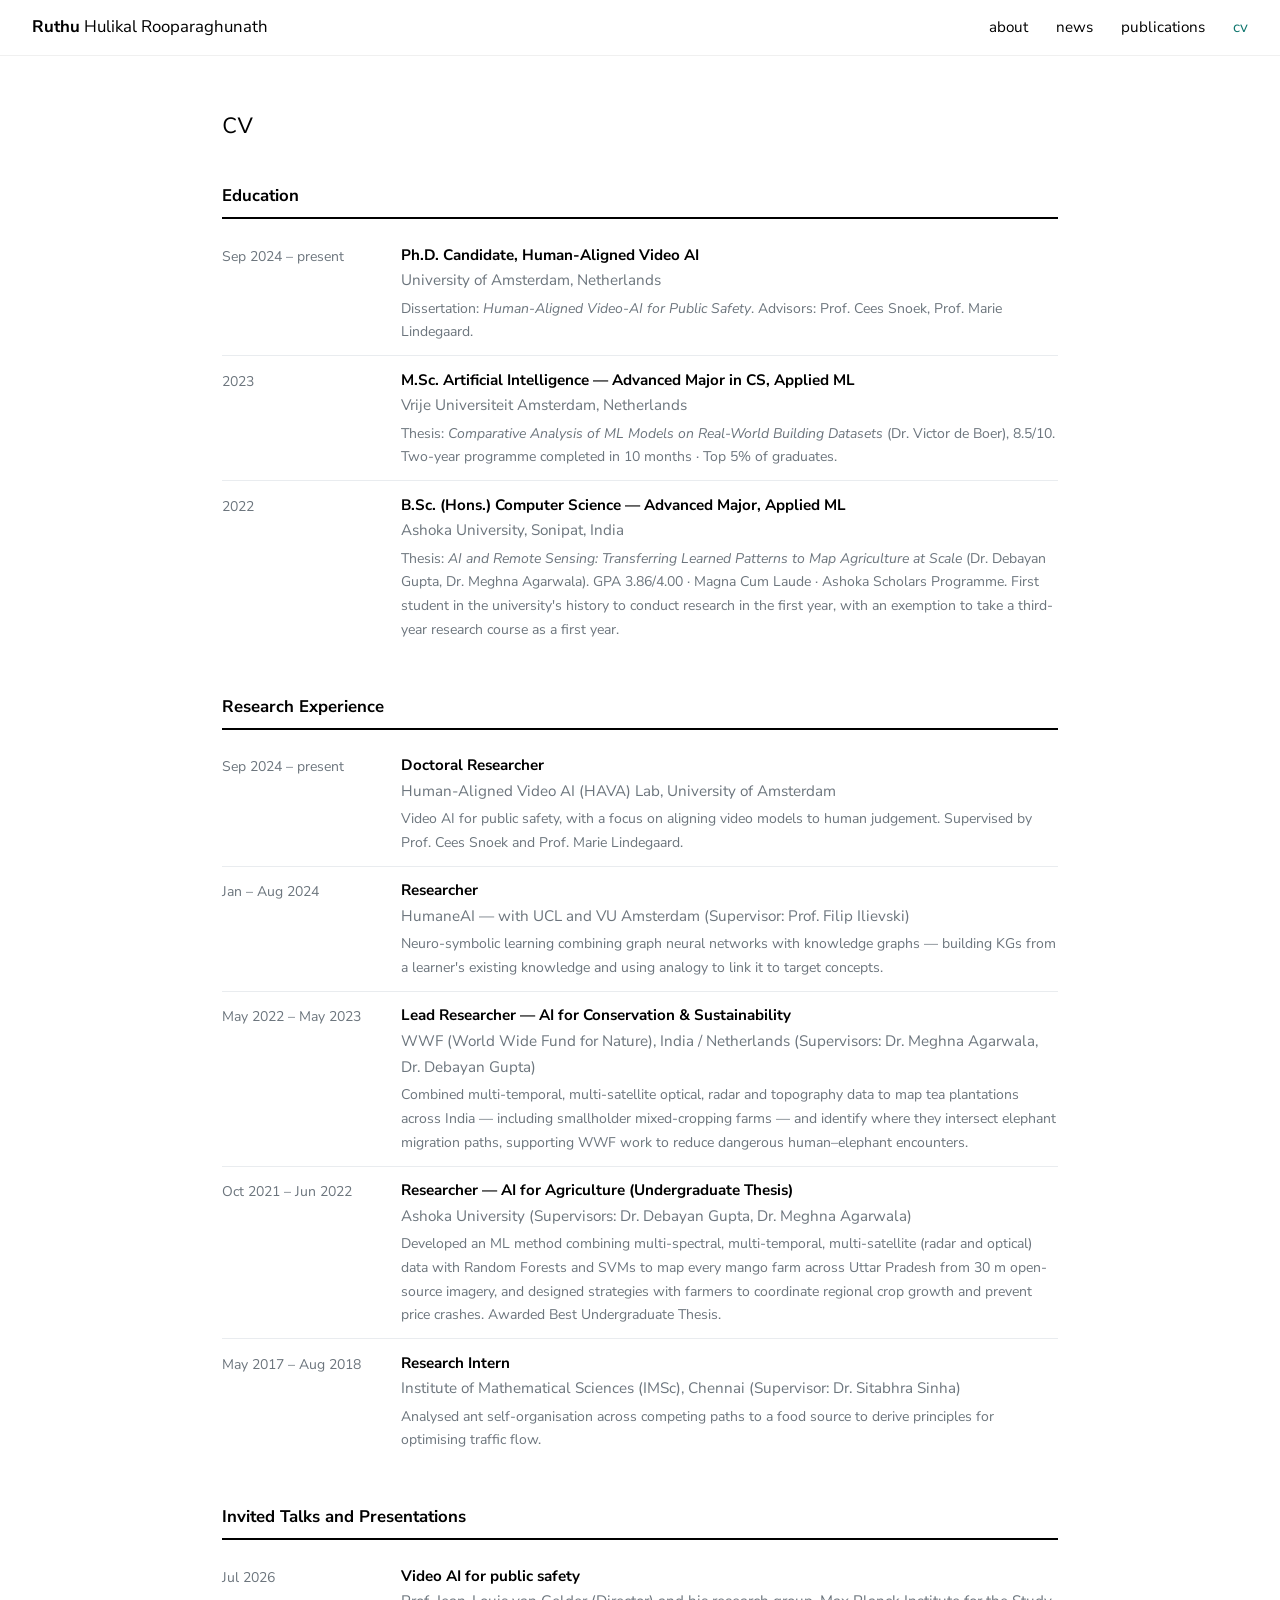
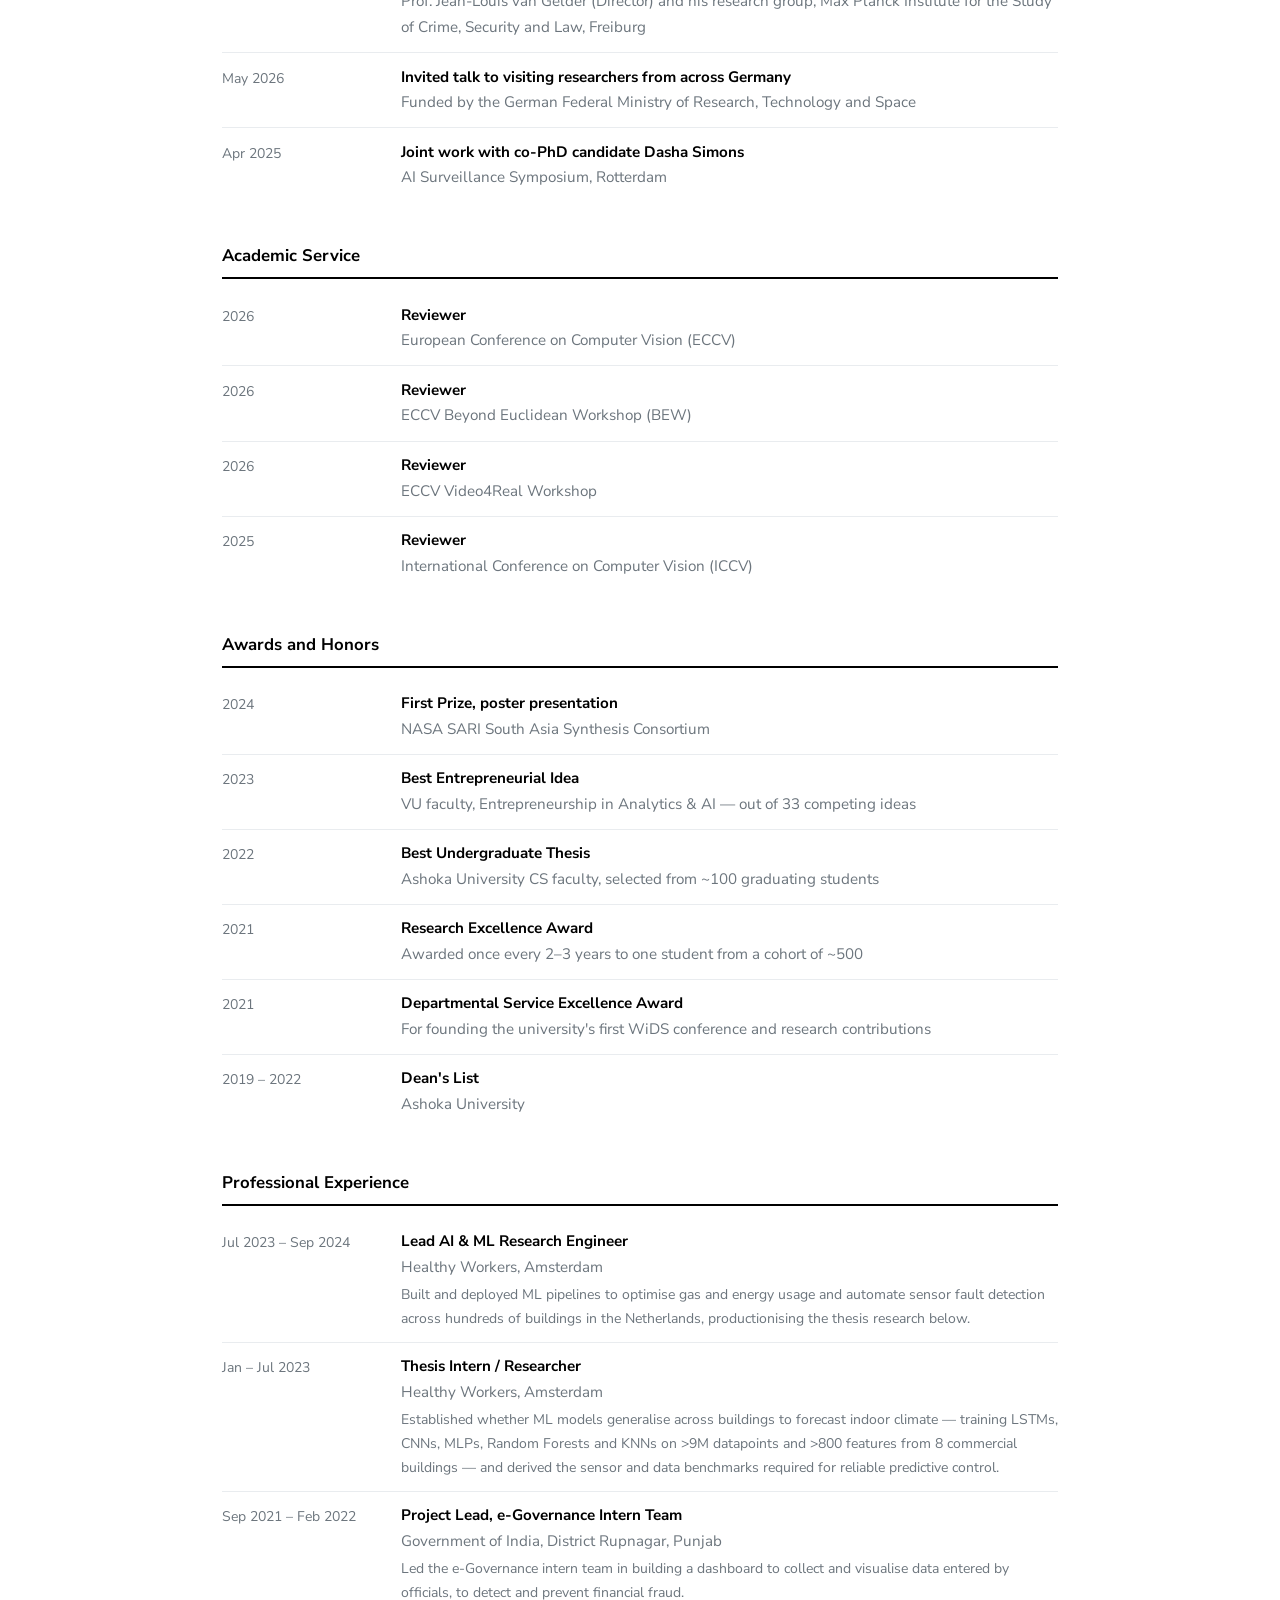
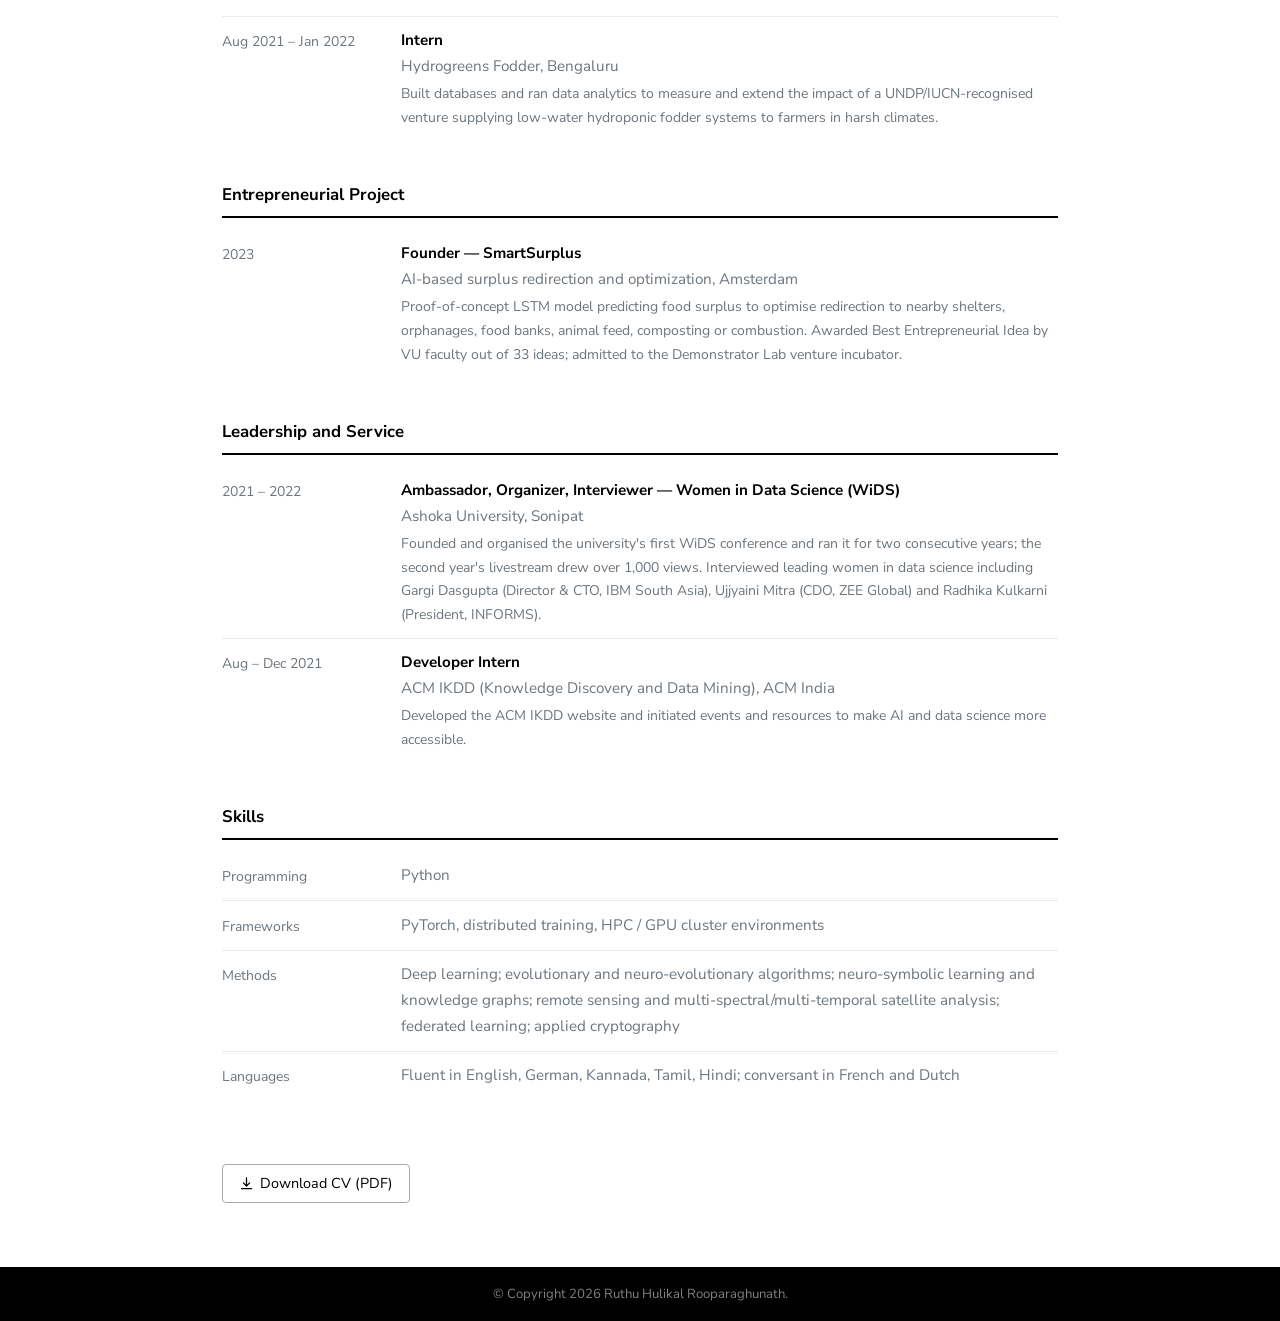
<file: cv.html>
<!DOCTYPE html>
<html lang="en">
<head>
  <meta charset="UTF-8">
  <meta name="viewport" content="width=device-width, initial-scale=1.0">
  <title>CV — Ruthu Hulikal Rooparaghunath</title>
  <meta property="og:type" content="website">
  <meta property="og:title" content="CV — Ruthu Hulikal Rooparaghunath">
  <meta property="og:description" content="Education, research experience, talks, service and awards.">
  <!-- TODO once live: <meta property="og:url" content="https://USERNAME.github.io/"> and
       <meta property="og:image" content="https://USERNAME.github.io/assets/img/profile.jpg"> -->
  <meta name="twitter:card" content="summary">
  <link rel="icon" href="data:image/svg+xml,<svg xmlns='http://www.w3.org/2000/svg' viewBox='0 0 100 100'><rect width='100' height='100' rx='22' fill='%230f766e'/><text x='50' y='73' font-size='66' font-family='Nunito Sans,Helvetica,Arial,sans-serif' font-weight='700' fill='white' text-anchor='middle'>R</text></svg>">
  <link rel="preconnect" href="https://fonts.googleapis.com">
  <link rel="preconnect" href="https://fonts.gstatic.com" crossorigin>
  <link href="https://fonts.googleapis.com/css2?family=Nunito+Sans:wght@300;400;600;700&display=swap" rel="stylesheet">
  <link rel="stylesheet" href="style.css">
</head>
<body>

<nav>
  <a href="index.html" class="nav-brand"><strong>Ruthu</strong> Hulikal Rooparaghunath</a>
  <ul class="nav-links">
    <li><a href="index.html">about</a></li>
    <li><a href="news.html">news</a></li>
    <li><a href="publications.html">publications</a></li>
    <li><a href="cv.html" class="active">cv</a></li>
  </ul>
</nav>

<div class="page">

  <h1 class="page-title">cv</h1>

  <!-- EDUCATION -->
  <div class="cv-section">
    <div class="cv-section-title">Education</div>
    <ul class="cv-entries">
      <li class="cv-entry">
        <div class="cv-years">Sep 2024 – present</div>
        <div>
          <div class="cv-role">Ph.D. Candidate, Human-Aligned Video AI</div>
          <div class="cv-org">University of Amsterdam, Netherlands</div>
          <div class="cv-desc">Dissertation: <em>Human-Aligned Video-AI for Public Safety</em>. Advisors: Prof. Cees Snoek, Prof. Marie Lindegaard.</div>
        </div>
      </li>
      <li class="cv-entry">
        <div class="cv-years">2023</div>
        <div>
          <div class="cv-role">M.Sc. Artificial Intelligence — Advanced Major in CS, Applied ML</div>
          <div class="cv-org">Vrije Universiteit Amsterdam, Netherlands</div>
          <div class="cv-desc">Thesis: <em>Comparative Analysis of ML Models on Real-World Building Datasets</em> (Dr. Victor de Boer), 8.5/10. Two-year programme completed in 10 months · Top 5% of graduates.</div>
        </div>
      </li>
      <li class="cv-entry">
        <div class="cv-years">2022</div>
        <div>
          <div class="cv-role">B.Sc. (Hons.) Computer Science — Advanced Major, Applied ML</div>
          <div class="cv-org">Ashoka University, Sonipat, India</div>
          <div class="cv-desc">Thesis: <em>AI and Remote Sensing: Transferring Learned Patterns to Map Agriculture at Scale</em> (Dr. Debayan Gupta, Dr. Meghna Agarwala). GPA 3.86/4.00 · Magna Cum Laude · Ashoka Scholars Programme. First student in the university's history to conduct research in the first year, with an exemption to take a third-year research course as a first year.</div>
        </div>
      </li>
    </ul>
  </div>

  <!-- RESEARCH EXPERIENCE -->
  <div class="cv-section">
    <div class="cv-section-title">Research Experience</div>
    <ul class="cv-entries">
      <li class="cv-entry">
        <div class="cv-years">Sep 2024 – present</div>
        <div>
          <div class="cv-role">Doctoral Researcher</div>
          <div class="cv-org">Human-Aligned Video AI (HAVA) Lab, University of Amsterdam</div>
          <div class="cv-desc">Video AI for public safety, with a focus on aligning video models to human judgement. Supervised by Prof. Cees Snoek and Prof. Marie Lindegaard.</div>
        </div>
      </li>
      <li class="cv-entry">
        <div class="cv-years">Jan – Aug 2024</div>
        <div>
          <div class="cv-role">Researcher</div>
          <div class="cv-org">HumaneAI — with UCL and VU Amsterdam (Supervisor: Prof. Filip Ilievski)</div>
          <div class="cv-desc">Neuro-symbolic learning combining graph neural networks with knowledge graphs — building KGs from a learner's existing knowledge and using analogy to link it to target concepts.</div>
        </div>
      </li>
      <li class="cv-entry">
        <div class="cv-years">May 2022 – May 2023</div>
        <div>
          <div class="cv-role">Lead Researcher — AI for Conservation &amp; Sustainability</div>
          <div class="cv-org">WWF (World Wide Fund for Nature), India / Netherlands (Supervisors: Dr. Meghna Agarwala, Dr. Debayan Gupta)</div>
          <div class="cv-desc">Combined multi-temporal, multi-satellite optical, radar and topography data to map tea plantations across India — including smallholder mixed-cropping farms — and identify where they intersect elephant migration paths, supporting WWF work to reduce dangerous human–elephant encounters.</div>
        </div>
      </li>
      <li class="cv-entry">
        <div class="cv-years">Oct 2021 – Jun 2022</div>
        <div>
          <div class="cv-role">Researcher — AI for Agriculture (Undergraduate Thesis)</div>
          <div class="cv-org">Ashoka University (Supervisors: Dr. Debayan Gupta, Dr. Meghna Agarwala)</div>
          <div class="cv-desc">Developed an ML method combining multi-spectral, multi-temporal, multi-satellite (radar and optical) data with Random Forests and SVMs to map every mango farm across Uttar Pradesh from 30 m open-source imagery, and designed strategies with farmers to coordinate regional crop growth and prevent price crashes. Awarded Best Undergraduate Thesis.</div>
        </div>
      </li>
      <li class="cv-entry">
        <div class="cv-years">May 2017 – Aug 2018</div>
        <div>
          <div class="cv-role">Research Intern</div>
          <div class="cv-org">Institute of Mathematical Sciences (IMSc), Chennai (Supervisor: Dr. Sitabhra Sinha)</div>
          <div class="cv-desc">Analysed ant self-organisation across competing paths to a food source to derive principles for optimising traffic flow.</div>
        </div>
      </li>
    </ul>
  </div>

  <!-- INVITED TALKS -->
  <div class="cv-section">
    <div class="cv-section-title">Invited Talks and Presentations</div>
    <ul class="cv-entries">
      <li class="cv-entry">
        <div class="cv-years">Jul 2026</div>
        <div>
          <div class="cv-role">Video AI for public safety</div>
          <div class="cv-org">Prof. Jean-Louis van Gelder (Director) and his research group, Max Planck Institute for the Study of Crime, Security and Law, Freiburg</div>
        </div>
      </li>
      <li class="cv-entry">
        <div class="cv-years">May 2026</div>
        <div>
          <div class="cv-role">Invited talk to visiting researchers from across Germany</div>
          <div class="cv-org">Funded by the German Federal Ministry of Research, Technology and Space</div>
        </div>
      </li>
      <li class="cv-entry">
        <div class="cv-years">Apr 2025</div>
        <div>
          <div class="cv-role">Joint work with co-PhD candidate Dasha Simons</div>
          <div class="cv-org">AI Surveillance Symposium, Rotterdam</div>
        </div>
      </li>
    </ul>
  </div>

  <!-- ACADEMIC SERVICE -->
  <div class="cv-section">
    <div class="cv-section-title">Academic Service</div>
    <ul class="cv-entries">
      <li class="cv-entry">
        <div class="cv-years">2026</div>
        <div><div class="cv-role">Reviewer</div><div class="cv-org">European Conference on Computer Vision (ECCV)</div></div>
      </li>
      <li class="cv-entry">
        <div class="cv-years">2026</div>
        <div><div class="cv-role">Reviewer</div><div class="cv-org">ECCV Beyond Euclidean Workshop (BEW)</div></div>
      </li>
      <li class="cv-entry">
        <div class="cv-years">2026</div>
        <div><div class="cv-role">Reviewer</div><div class="cv-org">ECCV Video4Real Workshop</div></div>
      </li>
      <li class="cv-entry">
        <div class="cv-years">2025</div>
        <div><div class="cv-role">Reviewer</div><div class="cv-org">International Conference on Computer Vision (ICCV)</div></div>
      </li>
    </ul>
  </div>

  <!-- AWARDS -->
  <div class="cv-section">
    <div class="cv-section-title">Awards and Honors</div>
    <ul class="cv-entries">
      <li class="cv-entry">
        <div class="cv-years">2024</div>
        <div><div class="cv-role">First Prize, poster presentation</div><div class="cv-org">NASA SARI South Asia Synthesis Consortium</div></div>
      </li>
      <li class="cv-entry">
        <div class="cv-years">2023</div>
        <div><div class="cv-role">Best Entrepreneurial Idea</div><div class="cv-org">VU faculty, Entrepreneurship in Analytics &amp; AI — out of 33 competing ideas</div></div>
      </li>
      <li class="cv-entry">
        <div class="cv-years">2022</div>
        <div><div class="cv-role">Best Undergraduate Thesis</div><div class="cv-org">Ashoka University CS faculty, selected from ~100 graduating students</div></div>
      </li>
      <li class="cv-entry">
        <div class="cv-years">2021</div>
        <div><div class="cv-role">Research Excellence Award</div><div class="cv-org">Awarded once every 2–3 years to one student from a cohort of ~500</div></div>
      </li>
      <li class="cv-entry">
        <div class="cv-years">2021</div>
        <div><div class="cv-role">Departmental Service Excellence Award</div><div class="cv-org">For founding the university's first WiDS conference and research contributions</div></div>
      </li>
      <li class="cv-entry">
        <div class="cv-years">2019 – 2022</div>
        <div><div class="cv-role">Dean's List</div><div class="cv-org">Ashoka University</div></div>
      </li>
    </ul>
  </div>

  <!-- PROFESSIONAL EXPERIENCE -->
  <div class="cv-section">
    <div class="cv-section-title">Professional Experience</div>
    <ul class="cv-entries">
      <li class="cv-entry">
        <div class="cv-years">Jul 2023 – Sep 2024</div>
        <div>
          <div class="cv-role">Lead AI &amp; ML Research Engineer</div>
          <div class="cv-org">Healthy Workers, Amsterdam</div>
          <div class="cv-desc">Built and deployed ML pipelines to optimise gas and energy usage and automate sensor fault detection across hundreds of buildings in the Netherlands, productionising the thesis research below.</div>
        </div>
      </li>
      <li class="cv-entry">
        <div class="cv-years">Jan – Jul 2023</div>
        <div>
          <div class="cv-role">Thesis Intern / Researcher</div>
          <div class="cv-org">Healthy Workers, Amsterdam</div>
          <div class="cv-desc">Established whether ML models generalise across buildings to forecast indoor climate — training LSTMs, CNNs, MLPs, Random Forests and KNNs on &gt;9M datapoints and &gt;800 features from 8 commercial buildings — and derived the sensor and data benchmarks required for reliable predictive control.</div>
        </div>
      </li>
      <li class="cv-entry">
        <div class="cv-years">Sep 2021 – Feb 2022</div>
        <div>
          <div class="cv-role">Project Lead, e-Governance Intern Team</div>
          <div class="cv-org">Government of India, District Rupnagar, Punjab</div>
          <div class="cv-desc">Led the e-Governance intern team in building a dashboard to collect and visualise data entered by officials, to detect and prevent financial fraud.</div>
        </div>
      </li>
      <li class="cv-entry">
        <div class="cv-years">Aug 2021 – Jan 2022</div>
        <div>
          <div class="cv-role">Intern</div>
          <div class="cv-org">Hydrogreens Fodder, Bengaluru</div>
          <div class="cv-desc">Built databases and ran data analytics to measure and extend the impact of a UNDP/IUCN-recognised venture supplying low-water hydroponic fodder systems to farmers in harsh climates.</div>
        </div>
      </li>
    </ul>
  </div>

  <!-- ENTREPRENEURIAL -->
  <div class="cv-section">
    <div class="cv-section-title">Entrepreneurial Project</div>
    <ul class="cv-entries">
      <li class="cv-entry">
        <div class="cv-years">2023</div>
        <div>
          <div class="cv-role">Founder — SmartSurplus</div>
          <div class="cv-org">AI-based surplus redirection and optimization, Amsterdam</div>
          <div class="cv-desc">Proof-of-concept LSTM model predicting food surplus to optimise redirection to nearby shelters, orphanages, food banks, animal feed, composting or combustion. Awarded Best Entrepreneurial Idea by VU faculty out of 33 ideas; admitted to the Demonstrator Lab venture incubator.</div>
        </div>
      </li>
    </ul>
  </div>

  <!-- LEADERSHIP -->
  <div class="cv-section">
    <div class="cv-section-title">Leadership and Service</div>
    <ul class="cv-entries">
      <li class="cv-entry">
        <div class="cv-years">2021 – 2022</div>
        <div>
          <div class="cv-role">Ambassador, Organizer, Interviewer — Women in Data Science (WiDS)</div>
          <div class="cv-org">Ashoka University, Sonipat</div>
          <div class="cv-desc">Founded and organised the university's first WiDS conference and ran it for two consecutive years; the second year's livestream drew over 1,000 views. Interviewed leading women in data science including Gargi Dasgupta (Director &amp; CTO, IBM South Asia), Ujjyaini Mitra (CDO, ZEE Global) and Radhika Kulkarni (President, INFORMS).</div>
        </div>
      </li>
      <li class="cv-entry">
        <div class="cv-years">Aug – Dec 2021</div>
        <div>
          <div class="cv-role">Developer Intern</div>
          <div class="cv-org">ACM IKDD (Knowledge Discovery and Data Mining), ACM India</div>
          <div class="cv-desc">Developed the ACM IKDD website and initiated events and resources to make AI and data science more accessible.</div>
        </div>
      </li>
    </ul>
  </div>

  <!-- SKILLS -->
  <div class="cv-section">
    <div class="cv-section-title">Skills</div>
    <ul class="cv-entries">
      <li class="cv-entry">
        <div class="cv-years">Programming</div>
        <div><div class="cv-org">Python</div></div>
      </li>
      <li class="cv-entry">
        <div class="cv-years">Frameworks</div>
        <div><div class="cv-org">PyTorch, distributed training, HPC / GPU cluster environments</div></div>
      </li>
      <li class="cv-entry">
        <div class="cv-years">Methods</div>
        <div><div class="cv-org">Deep learning; evolutionary and neuro-evolutionary algorithms; neuro-symbolic learning and knowledge graphs; remote sensing and multi-spectral/multi-temporal satellite analysis; federated learning; applied cryptography</div></div>
      </li>
      <li class="cv-entry">
        <div class="cv-years">Languages</div>
        <div><div class="cv-org">Fluent in English, German, Kannada, Tamil, Hindi; conversant in French and Dutch</div></div>
      </li>
    </ul>
  </div>

  <a href="assets/Ruthu_Rooparaghunath_CV.pdf" target="_blank" class="cv-download-btn">
    <svg viewBox="0 0 24 24" width="15" height="15" fill="none" stroke="currentColor" stroke-width="2" stroke-linecap="round"><path d="M12 3v12"/><polyline points="7,11 12,16 17,11"/><path d="M4 20h16"/></svg>
    Download CV (PDF)
  </a>

</div>

<footer>
  <p>© Copyright 2026 Ruthu Hulikal Rooparaghunath.</p>
</footer>

</body>
</html>
</file>
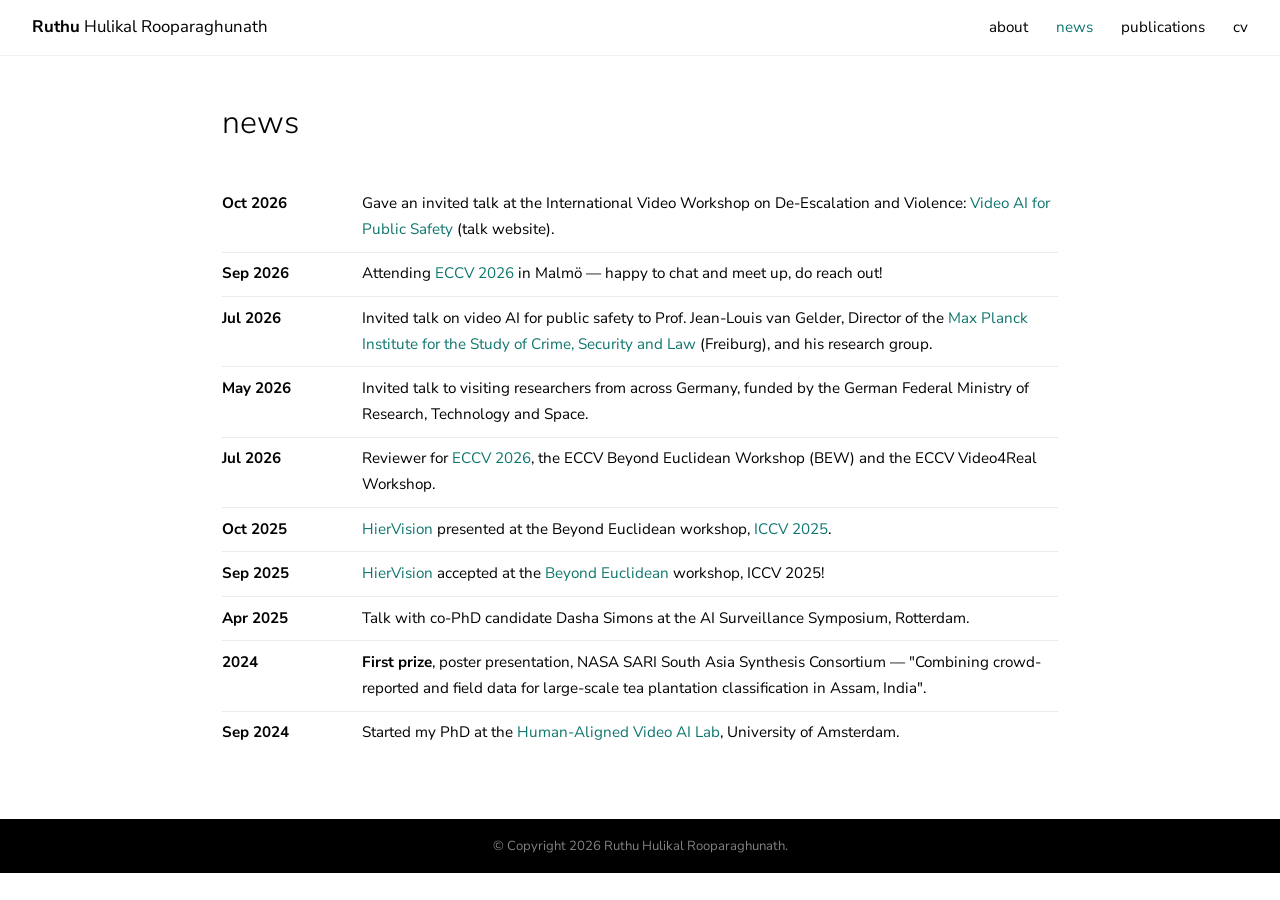
<file: news.html>
<!DOCTYPE html>
<html lang="en">
<head>
  <meta charset="UTF-8">
  <meta name="viewport" content="width=device-width, initial-scale=1.0">
  <title>News — Ruthu Hulikal Rooparaghunath</title>
  <meta property="og:type" content="website">
  <meta property="og:title" content="News — Ruthu Hulikal Rooparaghunath">
  <meta property="og:description" content="Talks, papers and awards from Ruthu Hulikal Rooparaghunath, PhD Candidate at the HAVA Lab, University of Amsterdam.">
  <!-- TODO once live: <meta property="og:url" content="https://USERNAME.github.io/"> and
       <meta property="og:image" content="https://USERNAME.github.io/assets/img/profile.jpg"> -->
  <meta name="twitter:card" content="summary">
  <link rel="icon" href="data:image/svg+xml,<svg xmlns='http://www.w3.org/2000/svg' viewBox='0 0 100 100'><rect width='100' height='100' rx='22' fill='%230f766e'/><text x='50' y='73' font-size='66' font-family='Nunito Sans,Helvetica,Arial,sans-serif' font-weight='700' fill='white' text-anchor='middle'>R</text></svg>">
  <link rel="preconnect" href="https://fonts.googleapis.com">
  <link rel="preconnect" href="https://fonts.gstatic.com" crossorigin>
  <link href="https://fonts.googleapis.com/css2?family=Nunito+Sans:wght@300;400;600;700&display=swap" rel="stylesheet">
  <link rel="stylesheet" href="style.css">
</head>
<body>

<nav>
  <a href="index.html" class="nav-brand"><strong>Ruthu</strong> Hulikal Rooparaghunath</a>
  <ul class="nav-links">
    <li><a href="index.html">about</a></li>
    <li><a href="news.html" class="active">news</a></li>
    <li><a href="publications.html">publications</a></li>
    <li><a href="cv.html">cv</a></li>
  </ul>
</nav>

<div class="page">

  <h1 class="page-title">news</h1>

  <table class="news-table">
    <tbody>
      <tr>
        <td class="date-cell">Oct 2026</td>
        <td>Gave an invited talk at the International Video Workshop on De-Escalation and Violence: <a href="video-ai-public-safety/" target="_blank">Video AI for Public Safety</a> (talk website).</td>
      </tr>
      <tr>
        <td class="date-cell">Sep 2026</td>
        <td>Attending <a href="https://eccv.ecva.net/" target="_blank">ECCV 2026</a> in Malmö — happy to chat and meet up, do reach out!</td>
      </tr>
      <tr>
        <td class="date-cell">Jul 2026</td>
        <td>Invited talk on video AI for public safety to Prof. Jean-Louis van Gelder, Director of the <a href="https://www.csl.mpg.de/en" target="_blank">Max Planck Institute for the Study of Crime, Security and Law</a> (Freiburg), and his research group.</td>
      </tr>
      <tr>
        <td class="date-cell">May 2026</td>
        <td>Invited talk to visiting researchers from across Germany, funded by the German Federal Ministry of Research, Technology and Space.</td>
      </tr>
      <tr>
        <td class="date-cell">Jul 2026</td>
        <td>Reviewer for <a href="https://eccv.ecva.net/" target="_blank">ECCV 2026</a>, the ECCV Beyond Euclidean Workshop (BEW) and the ECCV Video4Real Workshop.</td>
      </tr>
      <tr>
        <td class="date-cell">Oct 2025</td>
        <td><a href="https://openaccess.thecvf.com/content/ICCV2025W/BEW/papers/Kasarla_HierVision_Standardized_and_Reproducible_Hierarchical_Sources_for_Vision_Datasets_ICCVW_2025_paper.pdf" target="_blank">HierVision</a> presented at the Beyond Euclidean workshop, <a href="https://iccv.thecvf.com" target="_blank">ICCV 2025</a>.</td>
      </tr>
      <tr>
        <td class="date-cell">Sep 2025</td>
        <td><a href="https://openaccess.thecvf.com/content/ICCV2025W/BEW/papers/Kasarla_HierVision_Standardized_and_Reproducible_Hierarchical_Sources_for_Vision_Datasets_ICCVW_2025_paper.pdf" target="_blank">HierVision</a> accepted at the <a href="https://iccv.thecvf.com/virtual/2025/workshop/2763" target="_blank">Beyond Euclidean</a> workshop, ICCV 2025!</td>
      </tr>
      <tr>
        <td class="date-cell">Apr 2025</td>
        <td>Talk with co-PhD candidate Dasha Simons at the AI Surveillance Symposium, Rotterdam.</td>
      </tr>
      <tr>
        <td class="date-cell">2024</td>
        <td><strong>First prize</strong>, poster presentation, NASA SARI South Asia Synthesis Consortium — "Combining crowd-reported and field data for large-scale tea plantation classification in Assam, India".</td>
      </tr>
      <tr>
        <td class="date-cell">Sep 2024</td>
        <td>Started my PhD at the <a href="https://dsc.uva.nl/programmes/interdisciplinary-phd-programme/hava-lab/hava-lab.html" target="_blank">Human-Aligned Video AI Lab</a>, University of Amsterdam.</td>
      </tr>
    </tbody>
  </table>

</div>

<footer>
  <p>© Copyright 2026 Ruthu Hulikal Rooparaghunath.</p>
</footer>

</body>
</html>
</file>
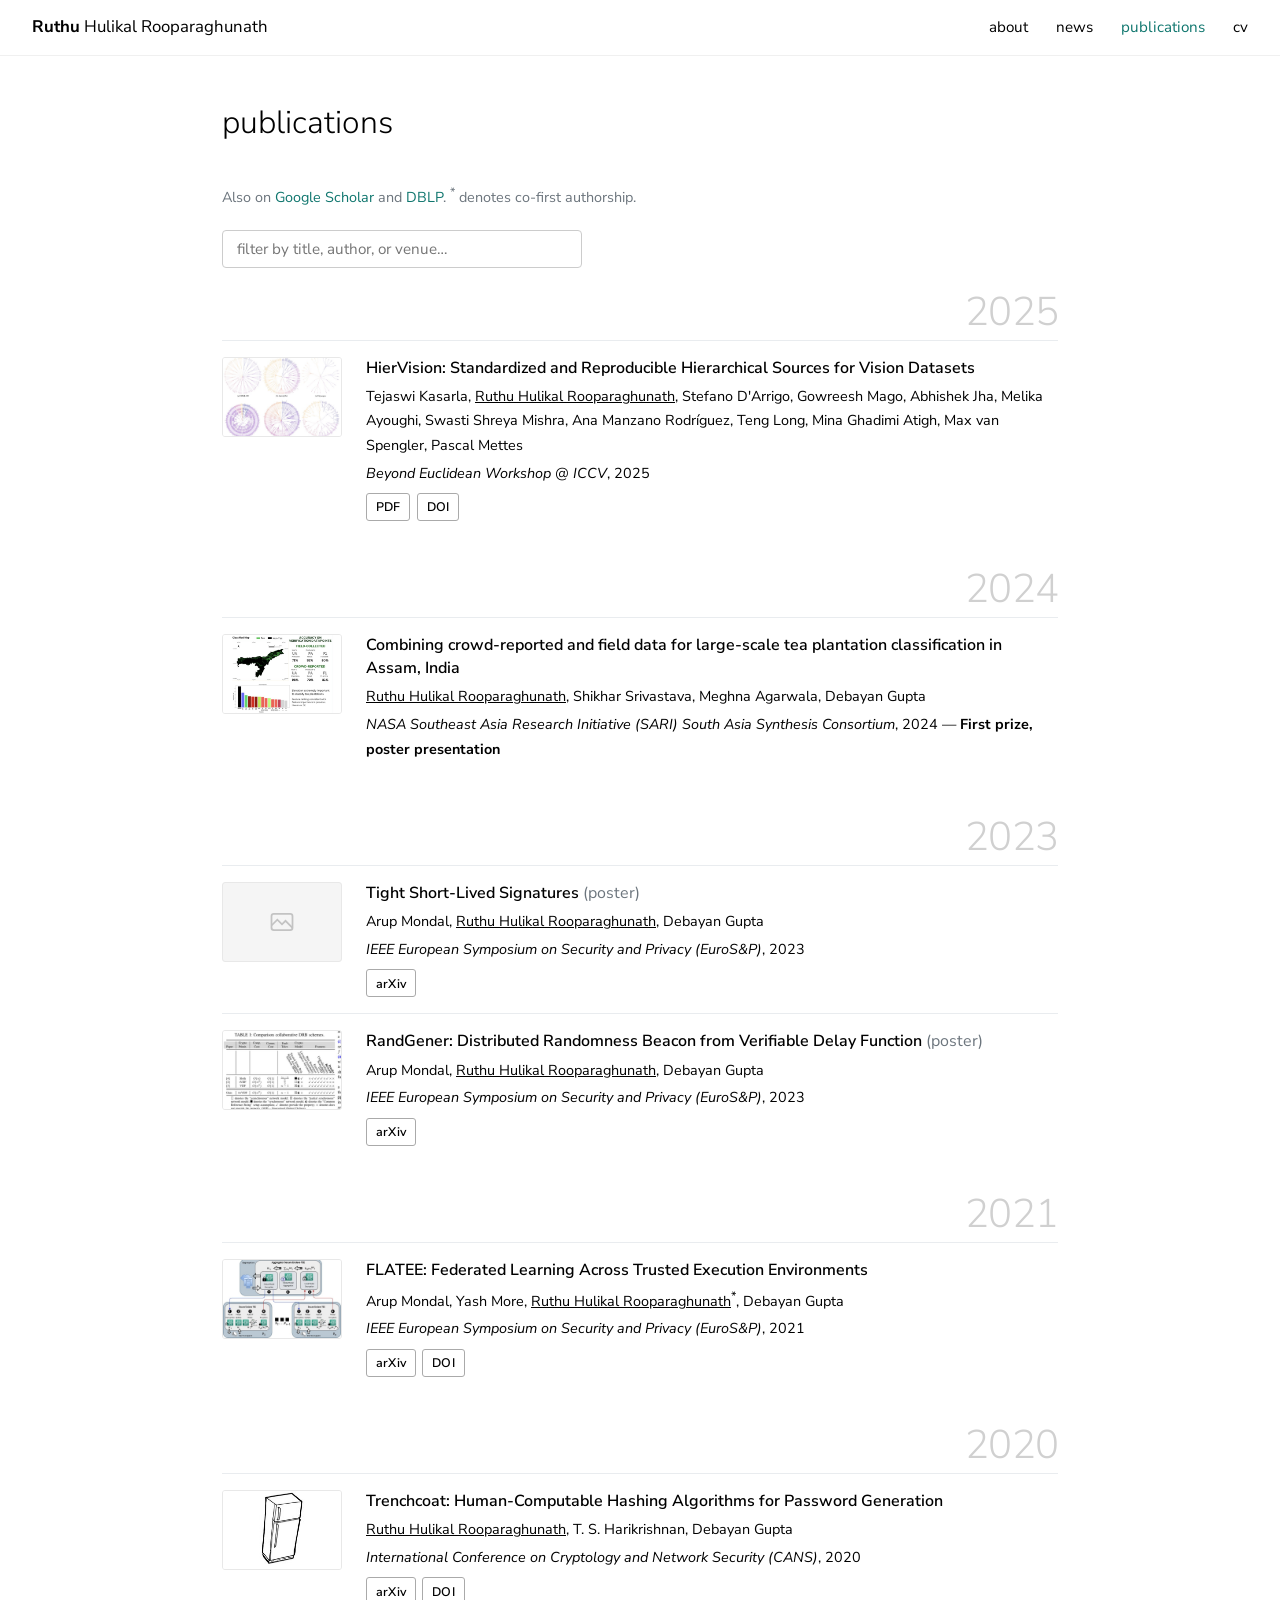
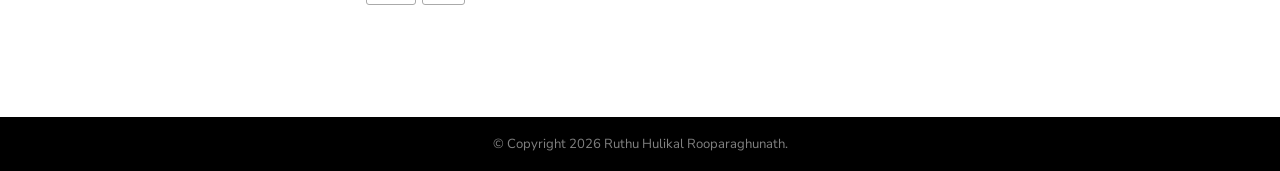
<file: publications.html>
<!DOCTYPE html>
<html lang="en">
<head>
  <meta charset="UTF-8">
  <meta name="viewport" content="width=device-width, initial-scale=1.0">
  <title>Publications — Ruthu Hulikal Rooparaghunath</title>
  <meta property="og:type" content="website">
  <meta property="og:title" content="Publications — Ruthu Hulikal Rooparaghunath">
  <meta property="og:description" content="Publications in video understanding, remote sensing, and privacy-preserving machine learning.">
  <!-- TODO once live: <meta property="og:url" content="https://USERNAME.github.io/"> and
       <meta property="og:image" content="https://USERNAME.github.io/assets/img/profile.jpg"> -->
  <meta name="twitter:card" content="summary">
  <link rel="icon" href="data:image/svg+xml,<svg xmlns='http://www.w3.org/2000/svg' viewBox='0 0 100 100'><rect width='100' height='100' rx='22' fill='%230f766e'/><text x='50' y='73' font-size='66' font-family='Nunito Sans,Helvetica,Arial,sans-serif' font-weight='700' fill='white' text-anchor='middle'>R</text></svg>">
  <link rel="preconnect" href="https://fonts.googleapis.com">
  <link rel="preconnect" href="https://fonts.gstatic.com" crossorigin>
  <link href="https://fonts.googleapis.com/css2?family=Nunito+Sans:wght@300;400;600;700&display=swap" rel="stylesheet">
  <link rel="stylesheet" href="style.css">
</head>
<body>

<nav>
  <a href="index.html" class="nav-brand"><strong>Ruthu</strong> Hulikal Rooparaghunath</a>
  <ul class="nav-links">
    <li><a href="index.html">about</a></li>
    <li><a href="news.html">news</a></li>
    <li><a href="publications.html" class="active">publications</a></li>
    <li><a href="cv.html">cv</a></li>
  </ul>
</nav>

<div class="page">

  <h1 class="page-title">publications</h1>

  <p style="color: var(--muted); font-size: 0.9rem; margin-bottom: 1.25rem;">
    Also on <a href="https://scholar.google.com/citations?user=RM1dNQoAAAAJ" target="_blank">Google Scholar</a>
    and <a href="https://dblp.org/pid/280/6433.html" target="_blank">DBLP</a>.
    <sup>*</sup> denotes co-first authorship.
  </p>

  <input type="text" class="pub-filter" id="pubFilter" placeholder="filter by title, author, or venue…">

  <!-- 2025 -->
  <div class="pub-year-group">
    <div class="pub-year-label">2025</div>

    <div class="pub-item" data-title="hiervision standardized reproducible hierarchical sources vision datasets kasarla rooparaghunath darrigo mago jha ayoughi mishra manzano long ghadimi atigh van spengler mettes iccv beyond euclidean workshop hyperbolic hierarchy">
      <img src="assets/img/pub-hiervision.jpg" alt="HierVision: hierarchy visualisations for six vision datasets" class="pub-thumb">
      <div class="pub-details">
        <div class="pub-title">HierVision: Standardized and Reproducible Hierarchical Sources for Vision Datasets</div>
        <div class="pub-authors">Tejaswi Kasarla, <span class="me">Ruthu Hulikal Rooparaghunath</span>, Stefano D'Arrigo, Gowreesh Mago, Abhishek Jha, Melika Ayoughi, Swasti Shreya Mishra, Ana Manzano Rodríguez, Teng Long, Mina Ghadimi Atigh, Max van Spengler, Pascal Mettes</div>
        <div class="pub-venue"><em>Beyond Euclidean Workshop @ ICCV</em>, 2025</div>
        <div class="pub-buttons">
          <a href="https://openaccess.thecvf.com/content/ICCV2025W/BEW/papers/Kasarla_HierVision_Standardized_and_Reproducible_Hierarchical_Sources_for_Vision_Datasets_ICCVW_2025_paper.pdf" target="_blank" class="pub-btn">PDF</a>
          <a href="https://doi.org/10.1109/ICCVW69036.2025.00076" target="_blank" class="pub-btn">DOI</a>
        </div>
      </div>
    </div>
  </div>

  <!-- 2024 -->
  <div class="pub-year-group">
    <div class="pub-year-label">2024</div>

    <div class="pub-item" data-title="combining crowd-reported field data large-scale tea plantation classification assam india rooparaghunath srivastava nasa sari south asia synthesis consortium remote sensing first prize poster">
      <img src="assets/img/pub-assamtea.jpg" alt="Results: classified map of Assam, verification accuracy on field-collected and crowd-reported data, and feature importance" class="pub-thumb">
      <div class="pub-details">
        <div class="pub-title">Combining crowd-reported and field data for large-scale tea plantation classification in Assam, India</div>
        <div class="pub-authors"><span class="me">Ruthu Hulikal Rooparaghunath</span>, Shikhar Srivastava, Meghna Agarwala, Debayan Gupta</div>
        <div class="pub-venue"><em>NASA Southeast Asia Research Initiative (SARI) South Asia Synthesis Consortium</em>, 2024 — <strong>First prize, poster presentation</strong></div>
      </div>
    </div>
  </div>

  <!-- 2023 -->
  <div class="pub-year-group">
    <div class="pub-year-label">2023</div>

    <div class="pub-item" data-title="tight short-lived signatures mondal rooparaghunath gupta ieee european symposium security privacy eurosp cryptography poster">
      <div class="pub-thumb-placeholder"><svg viewBox="0 0 24 24" fill="none" stroke="currentColor" stroke-width="1.5"><rect x="3" y="5" width="18" height="14" rx="2"/><path d="M3 15l5-5 4 4 3-3 6 6"/></svg></div>
      <div class="pub-details">
        <div class="pub-title">Tight Short-Lived Signatures <span style="font-weight:400; color:var(--muted)">(poster)</span></div>
        <div class="pub-authors">Arup Mondal, <span class="me">Ruthu Hulikal Rooparaghunath</span>, Debayan Gupta</div>
        <div class="pub-venue"><em>IEEE European Symposium on Security and Privacy (EuroS&amp;P)</em>, 2023</div>
        <div class="pub-buttons">
          <a href="https://arxiv.org/abs/2310.12723" target="_blank" class="pub-btn">arXiv</a>
        </div>
      </div>
    </div>

    <div class="pub-item" data-title="randgener distributed randomness beacon verifiable delay function mondal rooparaghunath gupta ieee european symposium security privacy eurosp cryptography poster vdf">
      <img src="assets/img/pub-randgener.jpg" alt="RandGener: comparison of collaborative distributed randomness beacon schemes" class="pub-thumb">
      <div class="pub-details">
        <div class="pub-title">RandGener: Distributed Randomness Beacon from Verifiable Delay Function <span style="font-weight:400; color:var(--muted)">(poster)</span></div>
        <div class="pub-authors">Arup Mondal, <span class="me">Ruthu Hulikal Rooparaghunath</span>, Debayan Gupta</div>
        <div class="pub-venue"><em>IEEE European Symposium on Security and Privacy (EuroS&amp;P)</em>, 2023</div>
        <div class="pub-buttons">
          <a href="https://arxiv.org/abs/2310.12693" target="_blank" class="pub-btn">arXiv</a>
        </div>
      </div>
    </div>
  </div>

  <!-- 2021 -->
  <div class="pub-year-group">
    <div class="pub-year-label">2021</div>

    <div class="pub-item" data-title="flatee federated learning across trusted execution environments mondal more rooparaghunath gupta ieee european symposium security privacy eurosp privacy-preserving machine learning tee">
      <img src="assets/img/pub-flatee.jpg" alt="FLATEE: federated learning across trusted execution environments" class="pub-thumb">
      <div class="pub-details">
        <div class="pub-title">FLATEE: Federated Learning Across Trusted Execution Environments</div>
        <div class="pub-authors">Arup Mondal, Yash More, <span class="me">Ruthu Hulikal Rooparaghunath</span><sup>*</sup>, Debayan Gupta</div>
        <div class="pub-venue"><em>IEEE European Symposium on Security and Privacy (EuroS&amp;P)</em>, 2021</div>
        <div class="pub-buttons">
          <a href="https://arxiv.org/abs/2111.06867" target="_blank" class="pub-btn">arXiv</a>
          <a href="https://doi.org/10.1109/EuroSP51992.2021.00054" target="_blank" class="pub-btn">DOI</a>
        </div>
      </div>
    </div>
  </div>

  <!-- 2020 -->
  <div class="pub-year-group">
    <div class="pub-year-label">2020</div>

    <div class="pub-item" data-title="trenchcoat human-computable hashing algorithms password generation rooparaghunath harikrishnan gupta international conference cryptology network security cans usable security">
      <img src="assets/img/pub-trenchcoat.jpg" alt="Trenchcoat: stimulus drawings used in the password-generation study" class="pub-thumb">
      <div class="pub-details">
        <div class="pub-title">Trenchcoat: Human-Computable Hashing Algorithms for Password Generation</div>
        <div class="pub-authors"><span class="me">Ruthu Hulikal Rooparaghunath</span>, T. S. Harikrishnan, Debayan Gupta</div>
        <div class="pub-venue"><em>International Conference on Cryptology and Network Security (CANS)</em>, 2020</div>
        <div class="pub-buttons">
          <a href="https://arxiv.org/abs/2310.12706" target="_blank" class="pub-btn">arXiv</a>
          <a href="https://doi.org/10.1007/978-3-030-65411-5_9" target="_blank" class="pub-btn">DOI</a>
        </div>
      </div>
    </div>
  </div>

</div>

<footer>
  <p>© Copyright 2026 Ruthu Hulikal Rooparaghunath.</p>
</footer>

<script>
  const filter = document.getElementById('pubFilter');
  filter.addEventListener('input', () => {
    const q = filter.value.toLowerCase().trim();
    document.querySelectorAll('.pub-item').forEach(item => {
      const hay = (item.dataset.title || '') + ' ' + item.textContent.toLowerCase();
      item.classList.toggle('hidden', q !== '' && !hay.toLowerCase().includes(q));
    });
    document.querySelectorAll('.pub-year-group').forEach(group => {
      const visible = group.querySelectorAll('.pub-item:not(.hidden)').length;
      group.classList.toggle('empty', visible === 0);
    });
  });
</script>

</body>
</html>
</file>
<file: style.css>
*, *::before, *::after { box-sizing: border-box; margin: 0; padding: 0; }

:root {
  --accent: #0f766e;          /* change this one line to re-theme the whole site */
  --text: #000;
  --muted: #6c757d;
  --light-gray: #e9ecef;
  --font: 'Nunito Sans', -apple-system, BlinkMacSystemFont, 'Segoe UI', sans-serif;
  --nav-h: 56px;
}

html { scroll-behavior: smooth; }

body {
  background: #fff;
  color: var(--text);
  font-family: var(--font);
  font-size: 1rem;
  line-height: 1.7;
  -webkit-font-smoothing: antialiased;
}

a { color: var(--accent); text-decoration: none; }
a:hover { text-decoration: underline; }

/* ── NAV ── */
nav {
  position: fixed;
  top: 0; left: 0; right: 0;
  height: var(--nav-h);
  background: #fff;
  border-bottom: 1px solid #f0f0f0;
  z-index: 100;
  display: flex;
  align-items: center;
  padding: 0 2rem;
}
.nav-brand {
  font-size: 1.05rem;
  font-weight: 400;
  color: var(--text);
  text-decoration: none;
  margin-right: auto;
}
.nav-brand strong { font-weight: 700; }
.nav-brand:hover { text-decoration: none; }
.nav-links { display: flex; gap: 1.75rem; list-style: none; }
.nav-links a { font-size: 0.95rem; color: var(--text); text-decoration: none; }
.nav-links a:hover, .nav-links a.active { color: var(--accent); text-decoration: none; }

/* ── PAGE ── */
.page {
  max-width: 900px;
  margin: 0 auto;
  padding: calc(var(--nav-h) + 2.5rem) 2rem 4rem;
}

h1.page-title {
  font-size: 2rem;
  font-weight: 300;
  color: var(--text);
  margin-bottom: 2rem;
}

/* ── ABOUT ── */
.about-name {
  font-size: 2.5rem;
  font-weight: 300;
  letter-spacing: -0.02em;
  line-height: 1.2;
  margin-bottom: 1.5rem;
}
.about-name strong { font-weight: 700; }
.about-body { overflow: hidden; }
.about-body p { margin-bottom: 1rem; }
.about-body p:last-child { margin-bottom: 0; }

.profile-photo {
  float: right;
  width: 270px;
  margin: 0 0 1.5rem 2.5rem;
  border-radius: 4px;
  display: block;
}
.profile-photo-placeholder {
  float: right;
  width: 270px;
  height: 310px;
  margin: 0 0 1.5rem 2.5rem;
  border-radius: 4px;
  background: #f5f5f5;
  border: 1px solid #e0e0e0;
  display: flex;
  align-items: center;
  justify-content: center;
  flex-direction: column;
  gap: 0.5rem;
  color: #bbb;
  font-size: 0.82rem;
  text-align: center;
}
.profile-photo-placeholder svg { width: 48px; height: 48px; opacity: 0.25; }

.social-links {
  display: flex;
  flex-wrap: wrap;
  gap: 0.5rem;
  margin-top: 1.5rem;
  clear: both;
}
.social-link {
  display: inline-flex;
  align-items: center;
  gap: 0.3rem;
  font-size: 0.85rem;
  color: var(--muted);
  border: 1px solid #ccc;
  border-radius: 4px;
  padding: 0.22rem 0.65rem;
  text-decoration: none;
  transition: color 0.13s, border-color 0.13s;
}
.social-link:hover { color: var(--accent); border-color: var(--accent); text-decoration: none; }
.social-link svg { width: 14px; height: 14px; flex-shrink: 0; }

/* ── SECTION HEADS ── */
h2.sub-head {
  font-size: 1.85rem;
  font-weight: 300;
  margin: 3rem 0 1.2rem;
  padding-top: 1rem;
  border-top: 1px solid var(--light-gray);
}
.view-all {
  font-size: 0.85rem;
  color: var(--accent);
  margin-left: 0.75rem;
  font-weight: 400;
}

/* ── NEWS TABLE ── */
.news-table { width: 100%; border-collapse: collapse; }
.news-table td {
  padding: 0.55rem 0;
  border-bottom: 1px solid var(--light-gray);
  vertical-align: top;
  font-size: 0.95rem;
}
.news-table tr:last-child td { border-bottom: none; }
.news-table .date-cell {
  width: 140px;
  white-space: nowrap;
  font-weight: 700;
  padding-right: 2rem;
  color: var(--text);
}

/* ── PUBLICATIONS ── */
.pub-filter {
  width: 100%;
  max-width: 360px;
  padding: 0.5rem 0.85rem;
  font-size: 0.95rem;
  font-family: var(--font);
  border: 1px solid #ccc;
  border-radius: 4px;
  outline: none;
  margin-bottom: 1.5rem;
  color: var(--text);
}
.pub-filter:focus { border-color: var(--accent); }

.pub-year-group { margin-bottom: 2rem; }
.pub-year-label {
  font-size: 2.5rem;
  font-weight: 300;
  color: #d0d0d0;
  text-align: right;
  margin-bottom: 0.5rem;
  letter-spacing: -0.02em;
  line-height: 1;
}
.pub-item {
  display: flex;
  gap: 1.5rem;
  padding: 1rem 0;
  border-top: 1px solid var(--light-gray);
  align-items: flex-start;
}
.pub-thumb {
  width: 120px;
  height: 80px;
  flex-shrink: 0;
  object-fit: cover;
  border-radius: 3px;
  border: 1px solid #e8e8e8;
}
.pub-thumb-placeholder {
  width: 120px;
  height: 80px;
  flex-shrink: 0;
  background: #f5f5f5;
  border: 1px solid #e8e8e8;
  border-radius: 3px;
  display: flex;
  align-items: center;
  justify-content: center;
}
.pub-thumb-placeholder svg { width: 28px; height: 28px; opacity: 0.2; }
.pub-details { flex: 1; min-width: 0; }
.pub-title { font-size: 1rem; font-weight: 600; color: var(--text); margin-bottom: 0.25rem; line-height: 1.45; }
.pub-authors { font-size: 0.9rem; color: var(--text); margin-bottom: 0.2rem; }
.pub-authors .me { text-decoration: underline; }
.pub-tag {
  display: inline-block;
  vertical-align: 2px;
  margin-left: 0.5rem;
  font-size: 0.68rem;
  font-weight: 700;
  letter-spacing: 0.06em;
  text-transform: uppercase;
  color: var(--accent);
  border: 1px solid var(--accent);
  border-radius: 3px;
  padding: 0.05rem 0.4rem;
  line-height: 1.5;
}
.pub-venue { font-size: 0.9rem; color: var(--text); margin-bottom: 0.5rem; }
.pub-venue em { font-style: italic; }
.pub-buttons { display: flex; gap: 0.4rem; flex-wrap: wrap; }
.pub-btn {
  font-size: 0.78rem;
  font-weight: 600;
  letter-spacing: 0.02em;
  color: var(--text);
  border: 1px solid #aaa;
  border-radius: 3px;
  padding: 0.15rem 0.55rem;
  text-decoration: none;
  transition: background 0.13s, color 0.13s, border-color 0.13s;
}
.pub-btn:hover { background: var(--text); color: #fff; border-color: var(--text); text-decoration: none; }
.pub-item.hidden { display: none; }
.pub-year-group.empty { display: none; }

/* ── CV ── */
.cv-section { margin-bottom: 2.5rem; }
.cv-section-title {
  font-size: 1.05rem;
  font-weight: 700;
  margin-bottom: 0.75rem;
  padding-bottom: 0.4rem;
  border-bottom: 2px solid var(--text);
}
.cv-entries { list-style: none; }
.cv-entry {
  display: flex;
  gap: 1.5rem;
  padding: 0.7rem 0;
  border-bottom: 1px solid var(--light-gray);
  font-size: 0.95rem;
}
.cv-entry:last-child { border-bottom: none; }
.cv-years { width: 155px; flex-shrink: 0; color: var(--muted); font-size: 0.875rem; padding-top: 2px; }
.cv-role { font-weight: 700; }
.cv-org { color: var(--muted); }
.cv-desc { font-size: 0.875rem; color: var(--muted); margin-top: 0.15rem; }

.cv-download-btn {
  display: inline-flex;
  align-items: center;
  gap: 0.4rem;
  margin-top: 1.5rem;
  font-size: 0.9rem;
  color: var(--text);
  border: 1px solid #aaa;
  border-radius: 4px;
  padding: 0.4rem 1rem;
  text-decoration: none;
  transition: background 0.13s, color 0.13s;
}
.cv-download-btn:hover { background: var(--text); color: #fff; text-decoration: none; }

/* ── FOOTER ── */
footer {
  background: #000;
  color: rgba(255,255,255,0.5);
  font-size: 0.82rem;
  text-align: center;
  padding: 1rem 2rem;
}

/* ── RESPONSIVE ── */
@media (max-width: 640px) {
  .profile-photo, .profile-photo-placeholder {
    float: none; width: 100%; height: 220px; margin: 0 0 1.5rem;
  }
  .pub-item { flex-direction: column; }
  .pub-thumb, .pub-thumb-placeholder { width: 100%; height: 90px; }
  .cv-entry { flex-direction: column; gap: 0.2rem; }
  .cv-years { width: auto; }
  nav { padding: 0 1rem; }
  .nav-links { gap: 1rem; }
}
</file>
